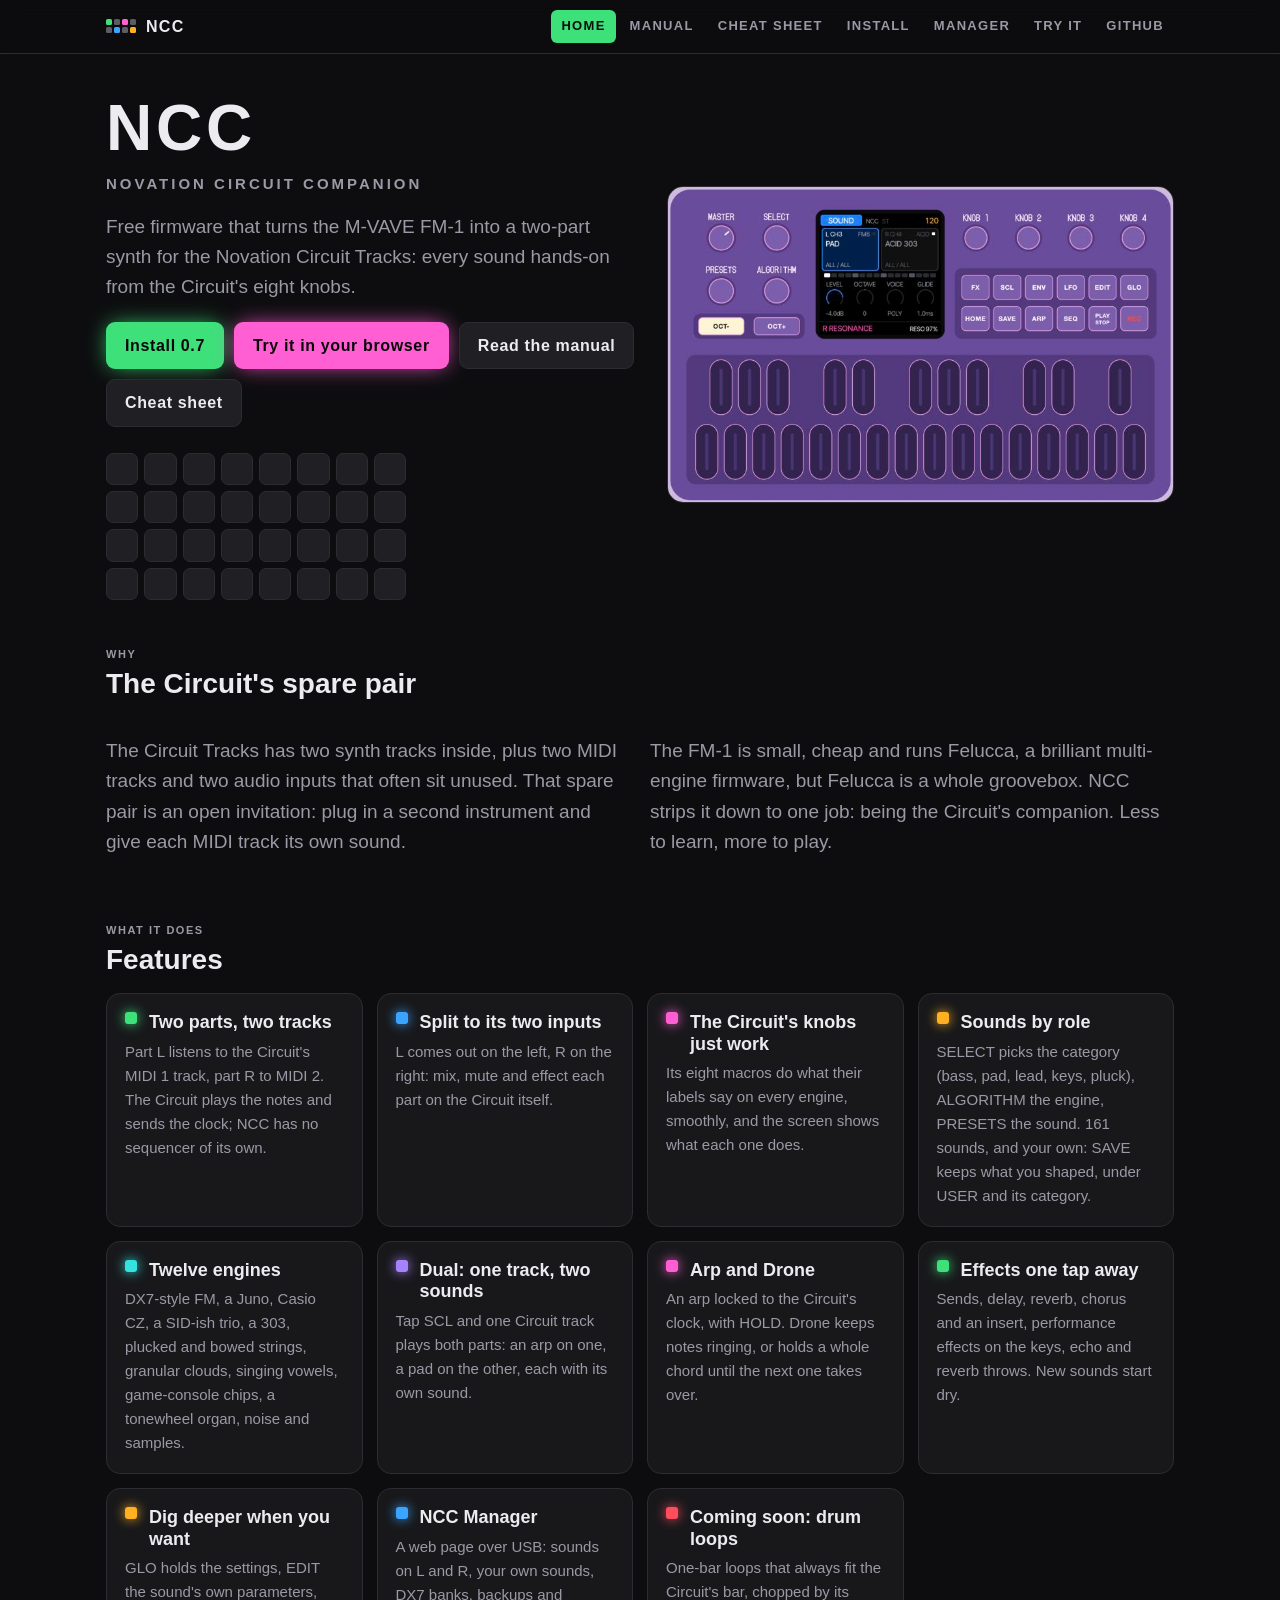
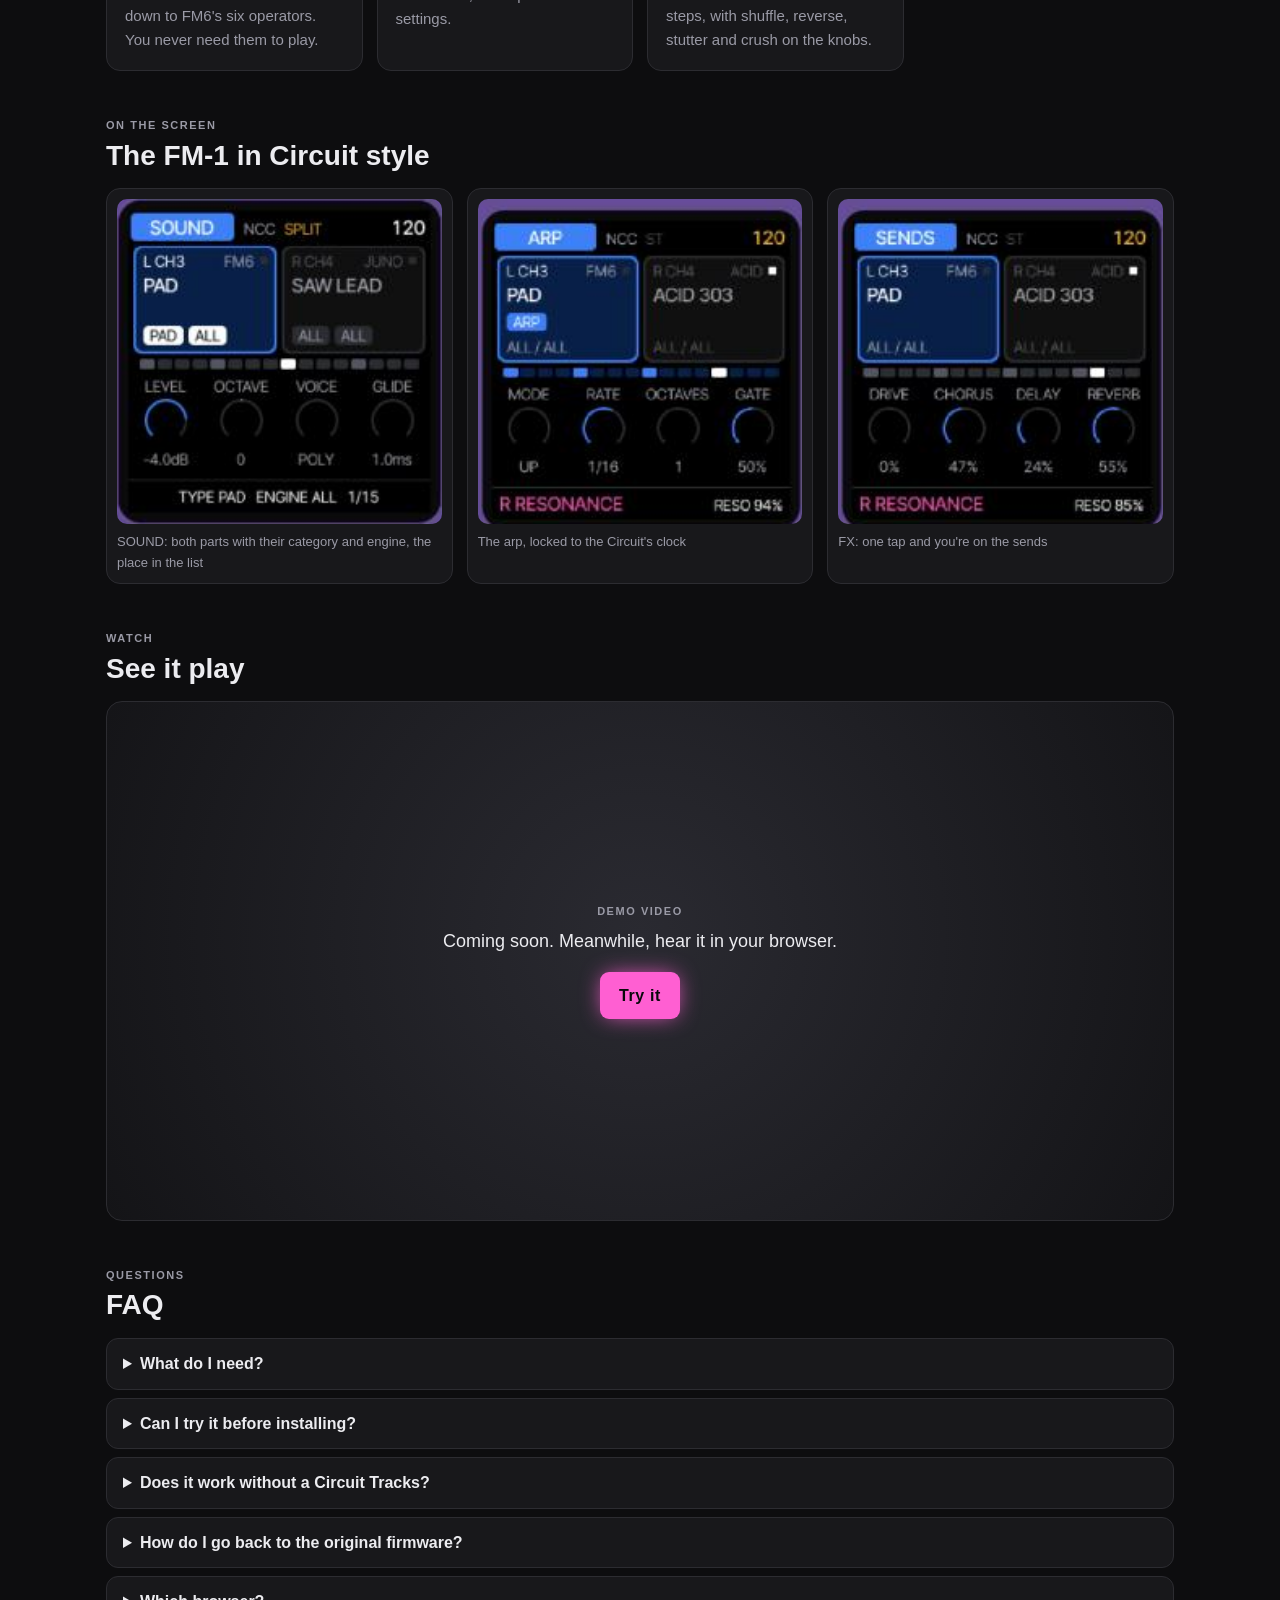
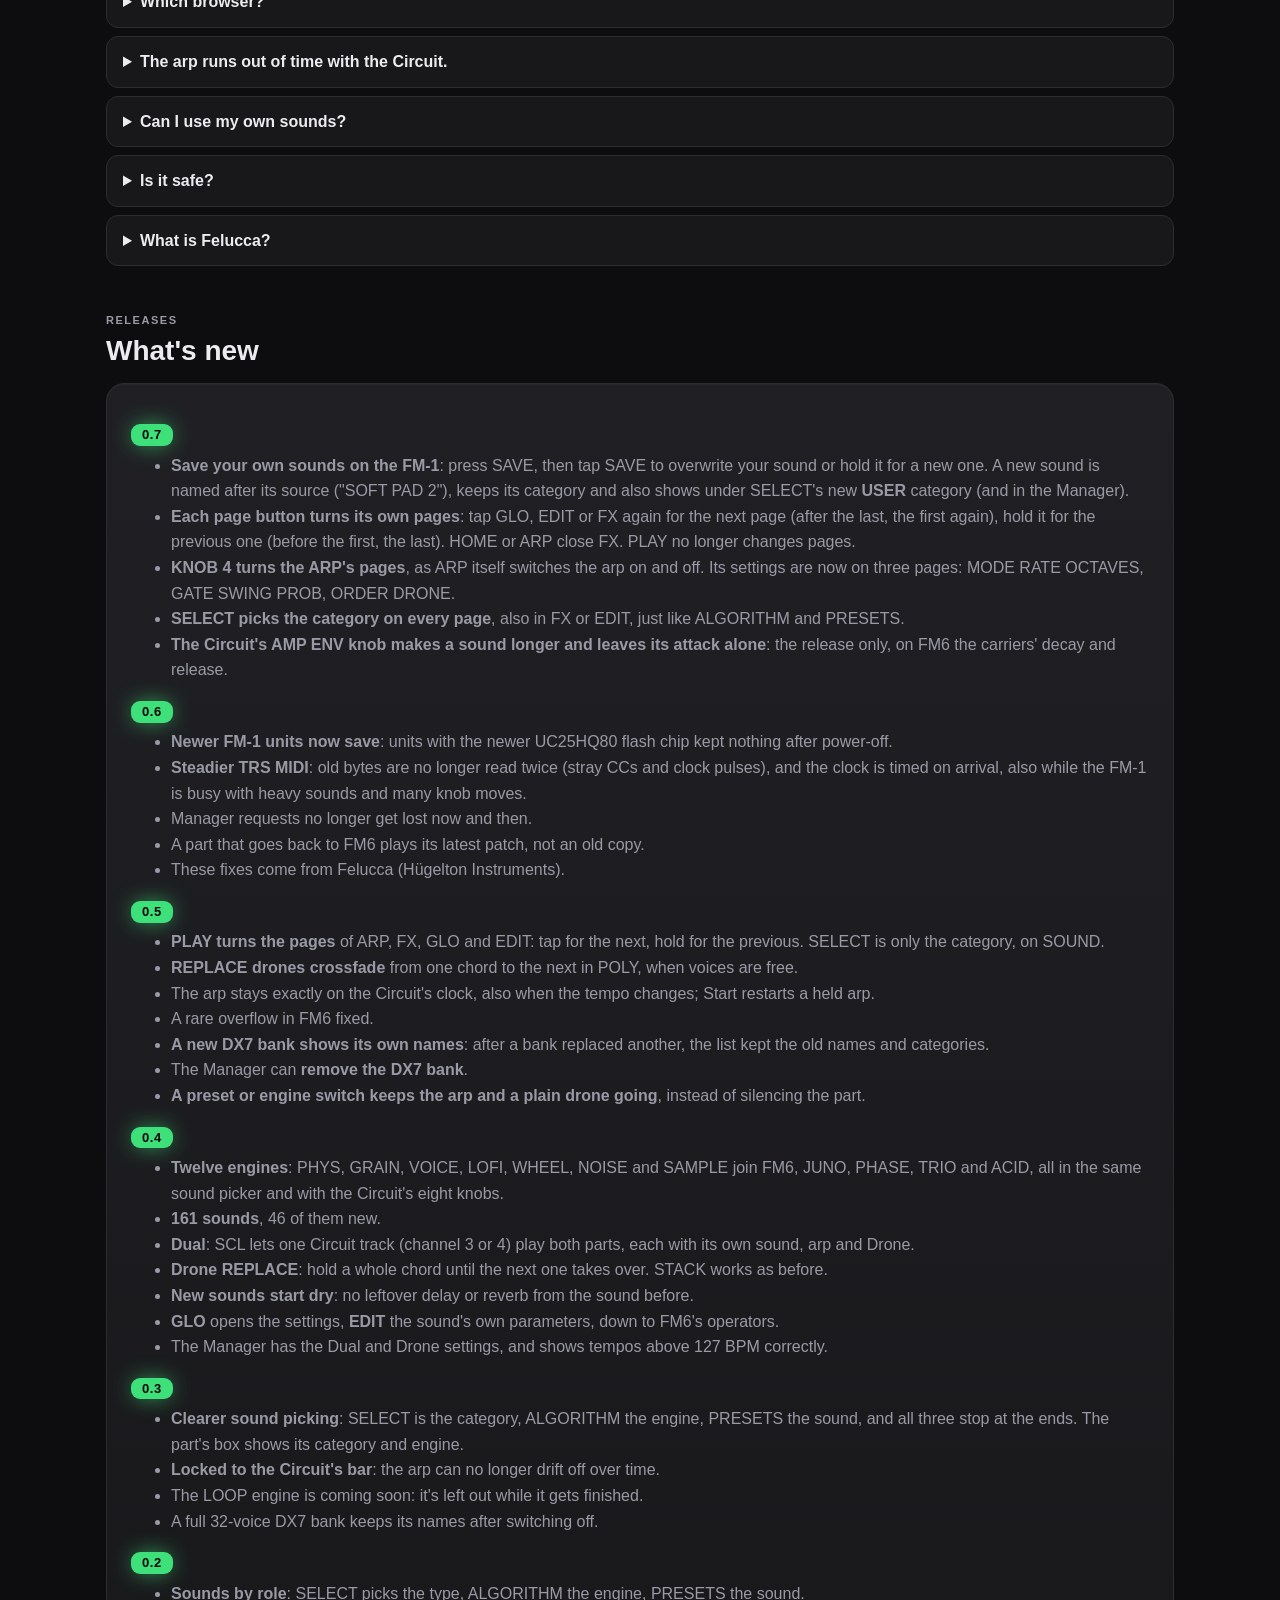
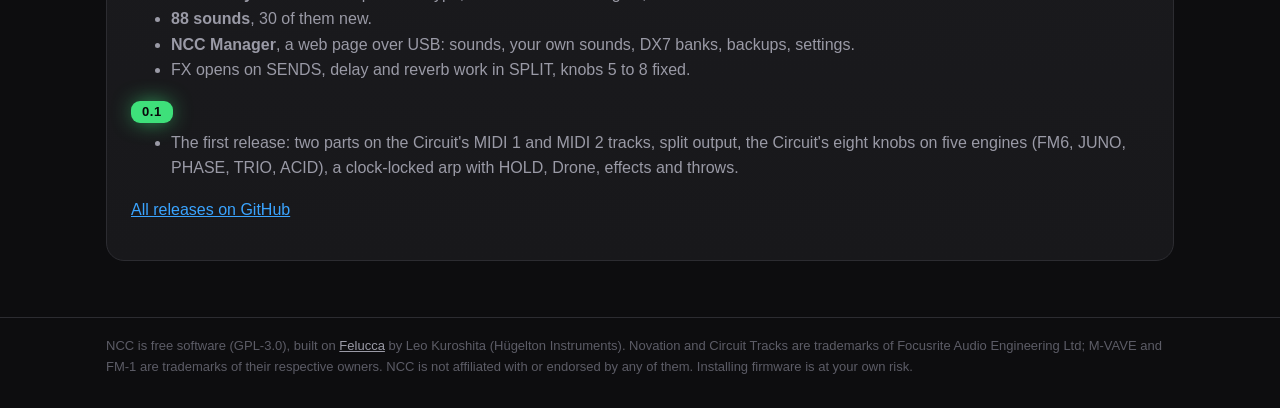
<file: index.html>
<!doctype html>
<!-- SPDX-License-Identifier: GPL-3.0-only -->
<html lang="en"><head><meta charset="utf-8"><meta name="viewport" content="width=device-width, initial-scale=1"><title>NCC: Novation Circuit Companion</title><meta name="description" content="Free firmware that turns the M-VAVE FM-1 into a two-part synth for the Novation Circuit Tracks."><link rel="stylesheet" href="style.css"></head><body>
<header class="ncc-nav"><div class="in"><a class="brand" href=""><i><b></b><b></b><b></b><b></b><b></b><b></b><b></b><b></b></i>NCC</a><nav><a href="" aria-current=page>Home</a><a href="manual/">Manual</a><a href="cheatsheet/">Cheat sheet</a><a href="webapp/installer/">Install</a><a href="webapp/manager/">Manager</a><a href="webapp/try/">Try it</a><a href="https://github.com/fenderberg/fm1-nc-companion">GitHub</a></nav></div></header>
<main class="wrap">

<section class="hero">
  <div>
    <h1>NCC<small>Novation Circuit Companion</small></h1>
    <p class="lead">Free firmware that turns the M-VAVE FM-1 into a two-part synth for the Novation Circuit Tracks:
      every sound hands-on from the Circuit's eight knobs.</p>
    <div class="btns"><a class="pad lit green" href="webapp/installer/">Install 0.7</a>
      <a class="pad lit pink" href="webapp/try/">Try it in your browser</a><a class="pad" href="manual/">Read the manual</a>
      <a class="pad" href="cheatsheet/">Cheat sheet</a></div>
    <div class="grid8" aria-hidden="true"><span style="--i:0"></span><span style="--i:1"></span><span style="--i:2"></span><span style="--i:3"></span><span style="--i:4"></span><span style="--i:5"></span><span style="--i:6"></span><span style="--i:7"></span><span style="--i:8"></span><span style="--i:9"></span><span style="--i:10"></span><span style="--i:11"></span><span style="--i:12"></span><span style="--i:13"></span><span style="--i:14"></span><span style="--i:15"></span><span style="--i:0"></span><span style="--i:1"></span><span style="--i:2"></span><span style="--i:3"></span><span style="--i:4"></span><span style="--i:5"></span><span style="--i:6"></span><span style="--i:7"></span><span style="--i:8"></span><span style="--i:9"></span><span style="--i:10"></span><span style="--i:11"></span><span style="--i:12"></span><span style="--i:13"></span><span style="--i:14"></span><span style="--i:15"></span></div>
  </div>
  <img class="shot" src="img/fm1-purple.png" alt="NCC on a purple FM-1, in the browser emulator">
</section>

<h2><span class="label">Why</span>The Circuit's spare pair</h2>
<div class="two">
  <p class="lead">The Circuit Tracks has two synth tracks inside, plus two MIDI tracks and two audio inputs that
    often sit unused. That spare pair is an open invitation: plug in a second instrument and give each MIDI track its
    own sound.</p>
  <p class="lead">The FM-1 is small, cheap and runs Felucca, a brilliant multi-engine firmware, but Felucca is a whole
    groovebox. NCC strips it down to one job: being the Circuit's companion. Less to learn, more to play.</p>
</div>

<h2><span class="label">What it does</span>Features</h2>
<div class="cards">
<div class="card" style="--c:var(--green)"><h3>Two parts, two tracks</h3><p>Part L listens to the Circuit's MIDI 1 track, part R to MIDI 2. The Circuit plays the notes and sends the clock; NCC has no sequencer of its own.</p></div>
<div class="card" style="--c:var(--blue)"><h3>Split to its two inputs</h3><p>L comes out on the left, R on the right: mix, mute and effect each part on the Circuit itself.</p></div>
<div class="card" style="--c:var(--pink)"><h3>The Circuit's knobs just work</h3><p>Its eight macros do what their labels say on every engine, smoothly, and the screen shows what each one does.</p></div>
<div class="card" style="--c:var(--amber)"><h3>Sounds by role</h3><p>SELECT picks the category (bass, pad, lead, keys, pluck), ALGORITHM the engine, PRESETS the sound. 161 sounds, and your own: SAVE keeps what you shaped, under USER and its category.</p></div>
<div class="card" style="--c:var(--cyan)"><h3>Twelve engines</h3><p>DX7-style FM, a Juno, Casio CZ, a SID-ish trio, a 303, plucked and bowed strings, granular clouds, singing vowels, game-console chips, a tonewheel organ, noise and samples.</p></div>
<div class="card" style="--c:var(--purple)"><h3>Dual: one track, two sounds</h3><p>Tap SCL and one Circuit track plays both parts: an arp on one, a pad on the other, each with its own sound.</p></div>
<div class="card" style="--c:var(--pink)"><h3>Arp and Drone</h3><p>An arp locked to the Circuit's clock, with HOLD. Drone keeps notes ringing, or holds a whole chord until the next one takes over.</p></div>
<div class="card" style="--c:var(--green)"><h3>Effects one tap away</h3><p>Sends, delay, reverb, chorus and an insert, performance effects on the keys, echo and reverb throws. New sounds start dry.</p></div>
<div class="card" style="--c:var(--amber)"><h3>Dig deeper when you want</h3><p>GLO holds the settings, EDIT the sound's own parameters, down to FM6's six operators. You never need them to play.</p></div>
<div class="card" style="--c:var(--blue)"><h3>NCC Manager</h3><p>A web page over USB: sounds on L and R, your own sounds, DX7 banks, backups and settings.</p></div>
<div class="card" style="--c:var(--red)"><h3>Coming soon: drum loops</h3><p>One-bar loops that always fit the Circuit's bar, chopped by its steps, with shuffle, reverse, stutter and crush on the knobs.</p></div>
</div>

<h2><span class="label">On the screen</span>The FM-1 in Circuit style</h2>
<div class="shots">
<figure><img src="img/screen-sound.png" alt="SOUND: both parts with their category and engine, the place in the list"><figcaption>SOUND: both parts with their category and engine, the place in the list</figcaption></figure>
<figure><img src="img/screen-arp.png" alt="The arp, locked to the Circuit&#x27;s clock"><figcaption>The arp, locked to the Circuit's clock</figcaption></figure>
<figure><img src="img/screen-sends.png" alt="FX: one tap and you&#x27;re on the sends"><figcaption>FX: one tap and you're on the sends</figcaption></figure>
</div>

<h2><span class="label">Watch</span>See it play</h2>
<div class="video"><div><div class="label">Demo video</div><p>Coming soon. Meanwhile, hear it in your browser.</p><a class="pad lit pink" href="webapp/try/">Try it</a></div></div>

<h2><span class="label">Questions</span>FAQ</h2>
<details><summary>What do I need?</summary><p>An M-VAVE FM-1, a Novation Circuit Tracks, a MIDI connection to the FM-1's TRS input or USB (with a USB MIDI host adapter or computer), and a stereo-to-two-mono cable into the Circuit's audio inputs.</p></details>
<details><summary>Can I try it before installing?</summary><p>Yes, in your browser: the Try it page runs NCC itself. Plug your Circuit Tracks into the computer by USB and it plays the browser's FM-1, knobs, clock and all. <a href="webapp/try/#circuit">How to hook it up</a>.</p></details>
<details><summary>Does it work without a Circuit Tracks?</summary><p>Yes. The FM-1's keys play the parts, the arp runs on its own tempo, and any MIDI keyboard or sequencer on channels 3 and 4 works too.</p></details>
<details><summary>How do I go back to the original firmware?</summary><p>On the Install page, open “Return to official V15” and pick M-VAVE's FM-1.fwsc, or use M-VAVE's own updater. Your music is backed up first.</p></details>
<details><summary>Which browser?</summary><p>Chrome or Edge on a computer. The installer and the manager need Web MIDI with SysEx, which Safari and Firefox don't offer.</p></details>
<details><summary>The arp runs out of time with the Circuit.</summary><p>Press Stop and Start on the Circuit once: NCC counts its bar from the Circuit's Start, and follows its clock from there on.</p></details>
<details><summary>Can I use my own sounds?</summary><p>Yes: send DX7 banks to FM6 with the manager, and store your own sounds in its 32 user slots.</p></details>
<details><summary>Is it safe?</summary><p>It installs like M-VAVE's own updates, and the way back is always there. Still, installing firmware is at your own risk; if an install is cut off, run it again (hold OCT- while switching on for the update mode).</p></details>
<details><summary>What is Felucca?</summary><p>Felucca is Leo Kuroshita's open-source firmware for the FM-1. NCC is a fork of it, focused on being the Circuit Tracks' companion. Both are free software (GPL-3.0).</p></details>

<h2><span class="label">Releases</span>What's new</h2>
<div class="case log"><h3><span class="pad lit green">0.7</span></h3>
<ul><li><strong>Save your own sounds on the FM-1</strong>: press SAVE, then tap SAVE to overwrite your sound or hold it for a new one. A new sound is named after its source ("SOFT PAD 2"), keeps its category and also shows under SELECT's new <strong>USER</strong> category (and in the Manager).</li><li><strong>Each page button turns its own pages</strong>: tap GLO, EDIT or FX again for the next page (after the last, the first again), hold it for the previous one (before the first, the last). HOME or ARP close FX. PLAY no longer changes pages.</li><li><strong>KNOB 4 turns the ARP's pages</strong>, as ARP itself switches the arp on and off. Its settings are now on three pages: MODE RATE OCTAVES, GATE SWING PROB, ORDER DRONE.</li><li><strong>SELECT picks the category on every page</strong>, also in FX or EDIT, just like ALGORITHM and PRESETS.</li><li><strong>The Circuit's AMP ENV knob makes a sound longer and leaves its attack alone</strong>: the release only, on FM6 the carriers' decay and release.</li></ul>
<h3><span class="pad lit green">0.6</span></h3>
<ul><li><strong>Newer FM-1 units now save</strong>: units with the newer UC25HQ80 flash chip kept nothing after power-off.</li><li><strong>Steadier TRS MIDI</strong>: old bytes are no longer read twice (stray CCs and clock pulses), and the clock is timed on arrival, also while the FM-1 is busy with heavy sounds and many knob moves.</li><li>Manager requests no longer get lost now and then.</li><li>A part that goes back to FM6 plays its latest patch, not an old copy.</li><li>These fixes come from Felucca (Hügelton Instruments).</li></ul>
<h3><span class="pad lit green">0.5</span></h3>
<ul><li><strong>PLAY turns the pages</strong> of ARP, FX, GLO and EDIT: tap for the next, hold for the previous. SELECT is only the category, on SOUND.</li><li><strong>REPLACE drones crossfade</strong> from one chord to the next in POLY, when voices are free.</li><li>The arp stays exactly on the Circuit's clock, also when the tempo changes; Start restarts a held arp.</li><li>A rare overflow in FM6 fixed.</li><li><strong>A new DX7 bank shows its own names</strong>: after a bank replaced another, the list kept the old names and categories.</li><li>The Manager can <strong>remove the DX7 bank</strong>.</li><li><strong>A preset or engine switch keeps the arp and a plain drone going</strong>, instead of silencing the part.</li></ul>
<h3><span class="pad lit green">0.4</span></h3>
<ul><li><strong>Twelve engines</strong>: PHYS, GRAIN, VOICE, LOFI, WHEEL, NOISE and SAMPLE join FM6, JUNO, PHASE, TRIO and ACID, all in the same sound picker and with the Circuit's eight knobs.</li><li><strong>161 sounds</strong>, 46 of them new.</li><li><strong>Dual</strong>: SCL lets one Circuit track (channel 3 or 4) play both parts, each with its own sound, arp and Drone.</li><li><strong>Drone REPLACE</strong>: hold a whole chord until the next one takes over. STACK works as before.</li><li><strong>New sounds start dry</strong>: no leftover delay or reverb from the sound before.</li><li><strong>GLO</strong> opens the settings, <strong>EDIT</strong> the sound's own parameters, down to FM6's operators.</li><li>The Manager has the Dual and Drone settings, and shows tempos above 127 BPM correctly.</li></ul>
<h3><span class="pad lit green">0.3</span></h3>
<ul><li><strong>Clearer sound picking</strong>: SELECT is the category, ALGORITHM the engine, PRESETS the sound, and all three stop at the ends. The part's box shows its category and engine.</li><li><strong>Locked to the Circuit's bar</strong>: the arp can no longer drift off over time.</li><li>The LOOP engine is coming soon: it's left out while it gets finished.</li><li>A full 32-voice DX7 bank keeps its names after switching off.</li></ul>
<h3><span class="pad lit green">0.2</span></h3>
<ul><li><strong>Sounds by role</strong>: SELECT picks the type, ALGORITHM the engine, PRESETS the sound.</li><li><strong>88 sounds</strong>, 30 of them new.</li><li><strong>NCC Manager</strong>, a web page over USB: sounds, your own sounds, DX7 banks, backups, settings.</li><li>FX opens on SENDS, delay and reverb work in SPLIT, knobs 5 to 8 fixed.</li></ul>
<h3><span class="pad lit green">0.1</span></h3>
<ul><li>The first release: two parts on the Circuit's MIDI 1 and MIDI 2 tracks, split output, the Circuit's eight knobs on five engines (FM6, JUNO, PHASE, TRIO, ACID), a clock-locked arp with HOLD, Drone, effects and throws.</li></ul><p><a href="https://github.com/fenderberg/fm1-nc-companion/releases">All releases on GitHub</a></p></div>

</main>
<footer class="ncc-foot"><div class="in">NCC is free software (GPL-3.0), built on <a href="https://github.com/hugelton/Felucca">Felucca</a> by Leo Kuroshita (Hügelton Instruments). Novation and Circuit Tracks are trademarks of Focusrite Audio Engineering Ltd; M-VAVE and FM-1 are trademarks of their respective owners. NCC is not affiliated with or endorsed by any of them. Installing firmware is at your own risk.</div></footer>
</body></html>
</file>
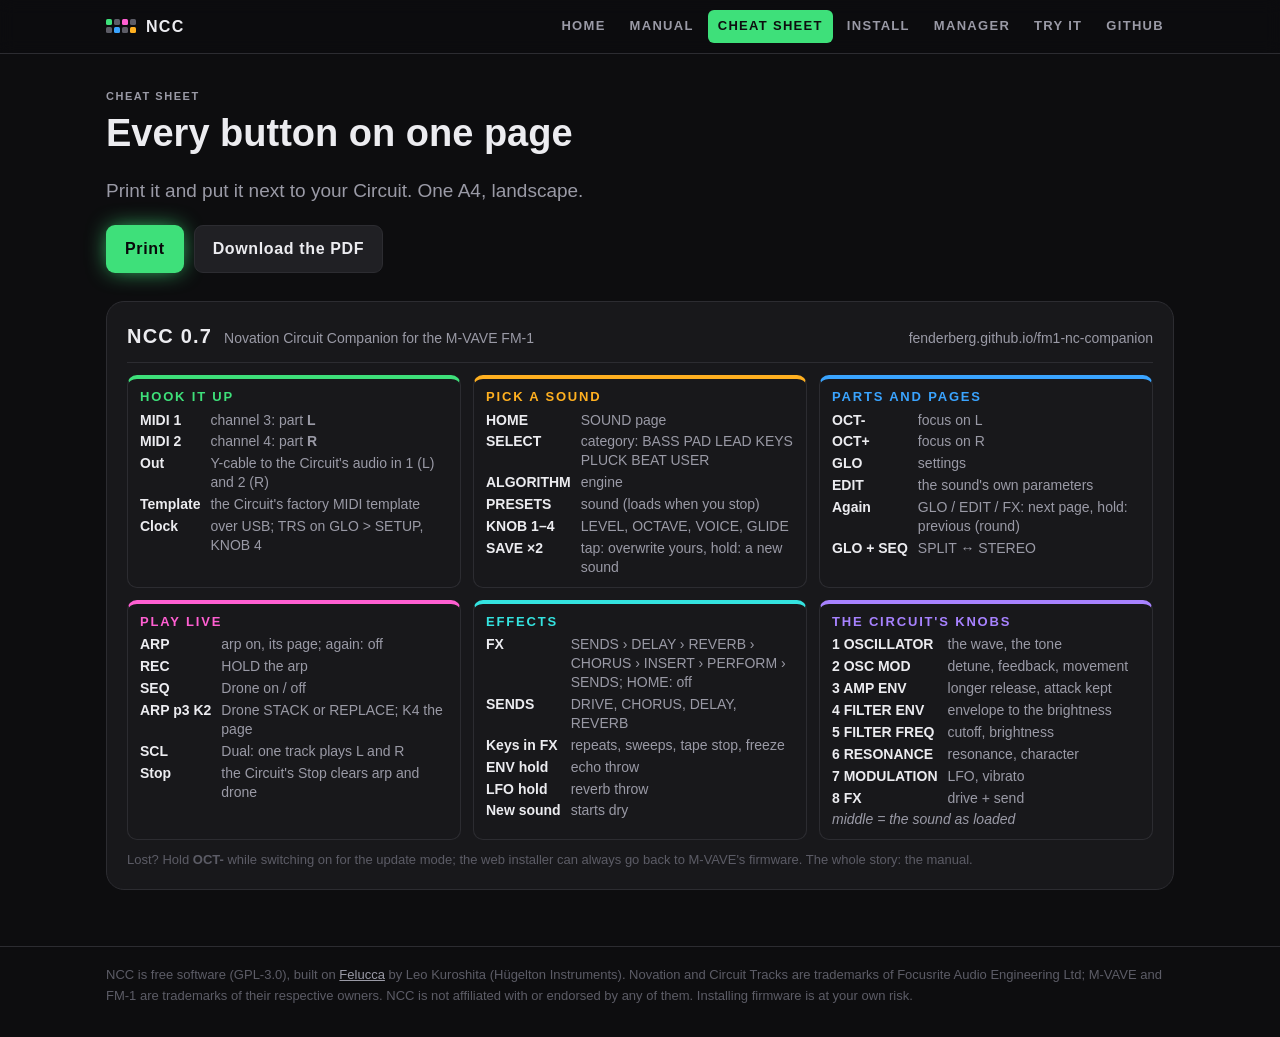
<file: cheatsheet/index.html>
<!doctype html>
<!-- SPDX-License-Identifier: GPL-3.0-only -->
<html lang="en"><head><meta charset="utf-8"><meta name="viewport" content="width=device-width, initial-scale=1"><title>NCC cheat sheet</title><meta name="description" content="Every NCC button and combination on one printable page."><link rel="stylesheet" href="../style.css"></head><body>
<header class="ncc-nav"><div class="in"><a class="brand" href="../"><i><b></b><b></b><b></b><b></b><b></b><b></b><b></b><b></b></i>NCC</a><nav><a href="../">Home</a><a href="../manual/">Manual</a><a href="../cheatsheet/" aria-current=page>Cheat sheet</a><a href="../webapp/installer/">Install</a><a href="../webapp/manager/">Manager</a><a href="../webapp/try/">Try it</a><a href="https://github.com/fenderberg/fm1-nc-companion">GitHub</a></nav></div></header>
<main class="wrap">

<div class="sheet-tools"><span class="label">Cheat sheet</span><h1>Every button on one page</h1>
  <p class="lead">Print it and put it next to your Circuit. One A4, landscape.</p>
  <div class="btns"><button class="pad lit green" type="button" onclick="print()">Print</button>
    <a class="pad" href="ncc-cheatsheet.pdf" download>Download the PDF</a></div></div>
<div class="sheet">
  <header><b>NCC 0.7</b> Novation Circuit Companion for the M-VAVE FM-1
    <span>fenderberg.github.io/fm1-nc-companion</span></header>
  <div class="boxes">
<section class="box" style="--c:var(--green)"><h3>Hook it up</h3><dl><dt>MIDI 1</dt><dd>channel 3: part <b>L</b></dd><dt>MIDI 2</dt><dd>channel 4: part <b>R</b></dd><dt>Out</dt><dd>Y-cable to the Circuit's audio in 1 (L) and 2 (R)</dd><dt>Template</dt><dd>the Circuit's factory MIDI template</dd><dt>Clock</dt><dd>over USB; TRS on GLO &gt; SETUP, KNOB 4</dd></dl></section>
<section class="box" style="--c:var(--amber)"><h3>Pick a sound</h3><dl><dt>HOME</dt><dd>SOUND page</dd><dt>SELECT</dt><dd>category: BASS PAD LEAD KEYS PLUCK BEAT USER</dd><dt>ALGORITHM</dt><dd>engine</dd><dt>PRESETS</dt><dd>sound (loads when you stop)</dd><dt>KNOB 1–4</dt><dd>LEVEL, OCTAVE, VOICE, GLIDE</dd><dt>SAVE ×2</dt><dd>tap: overwrite yours, hold: a new sound</dd></dl></section>
<section class="box" style="--c:var(--blue)"><h3>Parts and pages</h3><dl><dt>OCT-</dt><dd>focus on L</dd><dt>OCT+</dt><dd>focus on R</dd><dt>GLO</dt><dd>settings</dd><dt>EDIT</dt><dd>the sound's own parameters</dd><dt>Again</dt><dd>GLO / EDIT / FX: next page, hold: previous (round)</dd><dt>GLO + SEQ</dt><dd>SPLIT ↔ STEREO</dd></dl></section>
<section class="box" style="--c:var(--pink)"><h3>Play live</h3><dl><dt>ARP</dt><dd>arp on, its page; again: off</dd><dt>REC</dt><dd>HOLD the arp</dd><dt>SEQ</dt><dd>Drone on / off</dd><dt>ARP p3 K2</dt><dd>Drone STACK or REPLACE; K4 the page</dd><dt>SCL</dt><dd>Dual: one track plays L and R</dd><dt>Stop</dt><dd>the Circuit's Stop clears arp and drone</dd></dl></section>
<section class="box" style="--c:var(--cyan)"><h3>Effects</h3><dl><dt>FX</dt><dd>SENDS › DELAY › REVERB › CHORUS › INSERT › PERFORM › SENDS; HOME: off</dd><dt>SENDS</dt><dd>DRIVE, CHORUS, DELAY, REVERB</dd><dt>Keys in FX</dt><dd>repeats, sweeps, tape stop, freeze</dd><dt>ENV hold</dt><dd>echo throw</dd><dt>LFO hold</dt><dd>reverb throw</dd><dt>New sound</dt><dd>starts dry</dd></dl></section>
<section class="box" style="--c:var(--purple)"><h3>The Circuit's knobs</h3><dl><dt>1 OSCILLATOR</dt><dd>the wave, the tone</dd><dt>2 OSC MOD</dt><dd>detune, feedback, movement</dd><dt>3 AMP ENV</dt><dd>longer release, attack kept</dd><dt>4 FILTER ENV</dt><dd>envelope to the brightness</dd><dt>5 FILTER FREQ</dt><dd>cutoff, brightness</dd><dt>6 RESONANCE</dt><dd>resonance, character</dd><dt>7 MODULATION</dt><dd>LFO, vibrato</dd><dt>8 FX</dt><dd>drive + send</dd><dt></dt><dd>middle = the sound as loaded</dd></dl></section>
  </div>
  <footer>Lost? Hold <b>OCT-</b> while switching on for the update mode; the web installer can always go back to M-VAVE's
    firmware. The whole story: the manual.</footer>
</div>

</main>
<footer class="ncc-foot"><div class="in">NCC is free software (GPL-3.0), built on <a href="https://github.com/hugelton/Felucca">Felucca</a> by Leo Kuroshita (Hügelton Instruments). Novation and Circuit Tracks are trademarks of Focusrite Audio Engineering Ltd; M-VAVE and FM-1 are trademarks of their respective owners. NCC is not affiliated with or endorsed by any of them. Installing firmware is at your own risk.</div></footer>
</body></html>
</file>
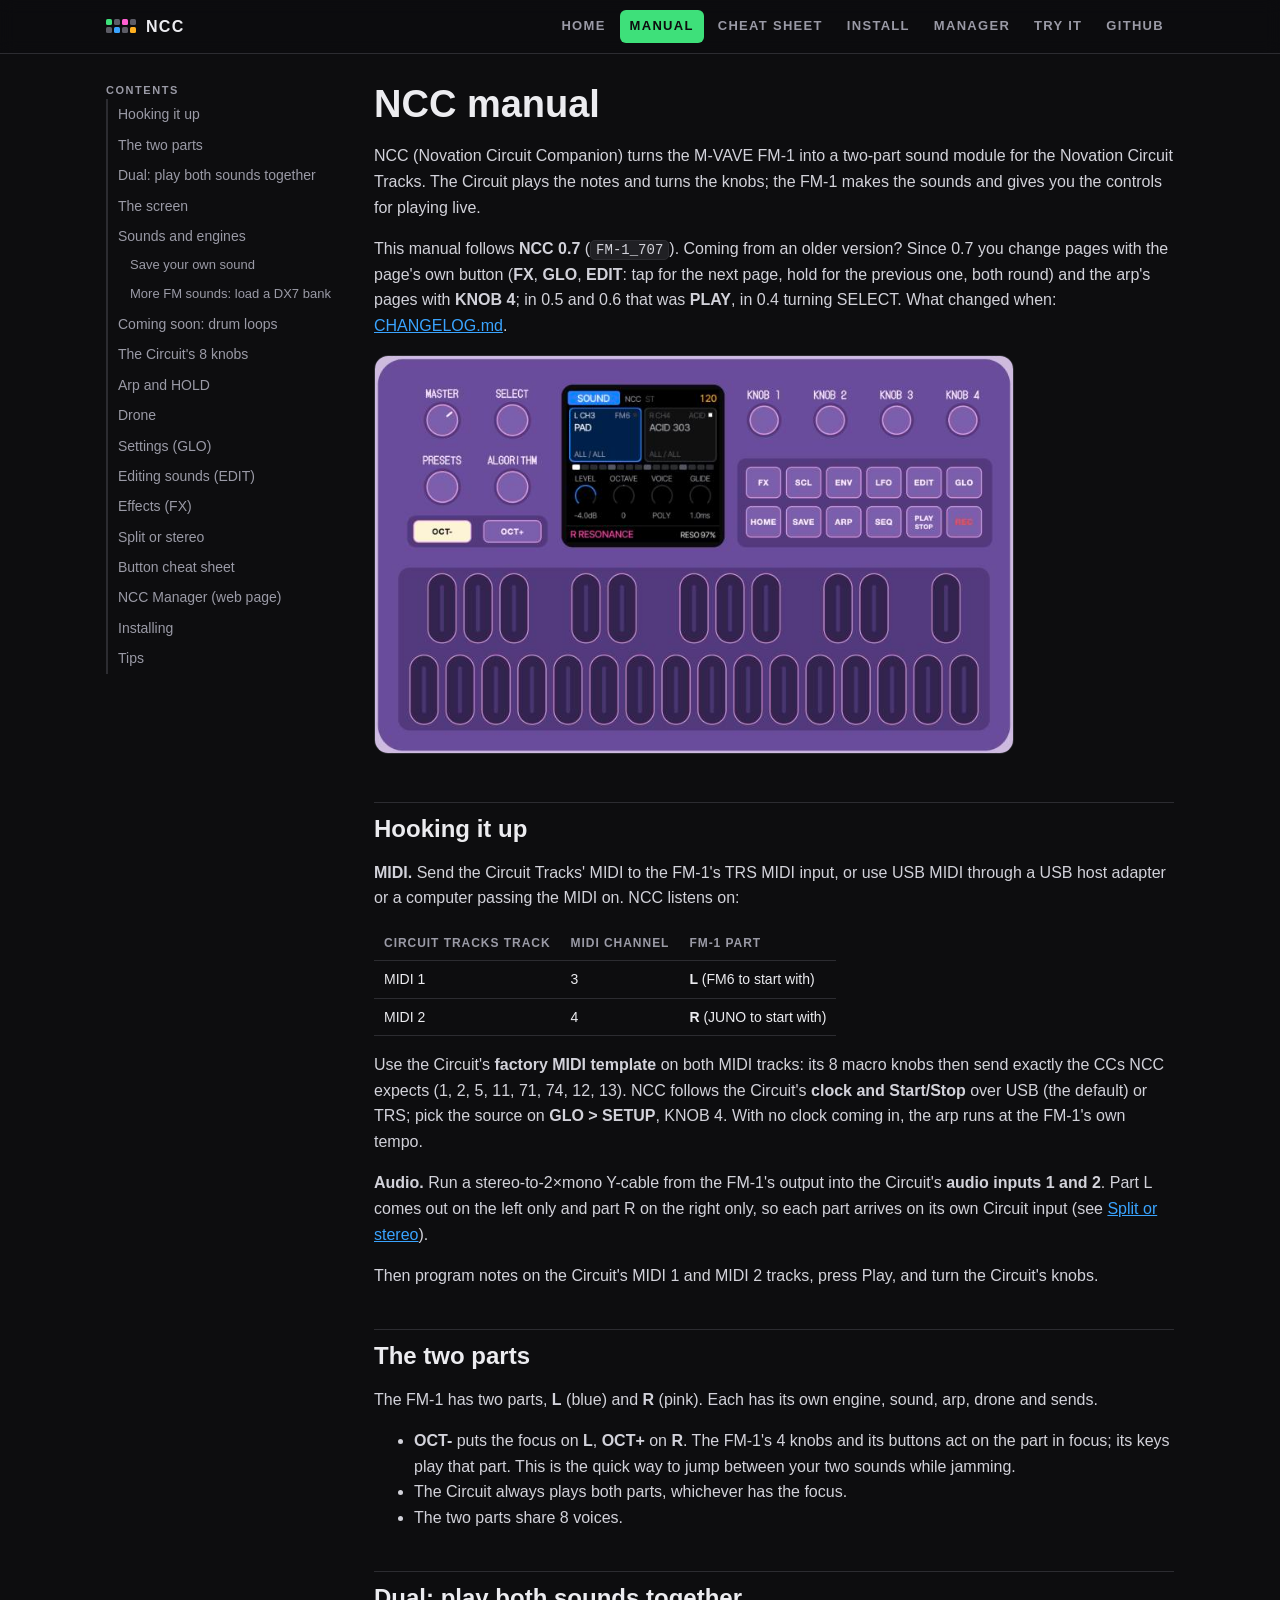
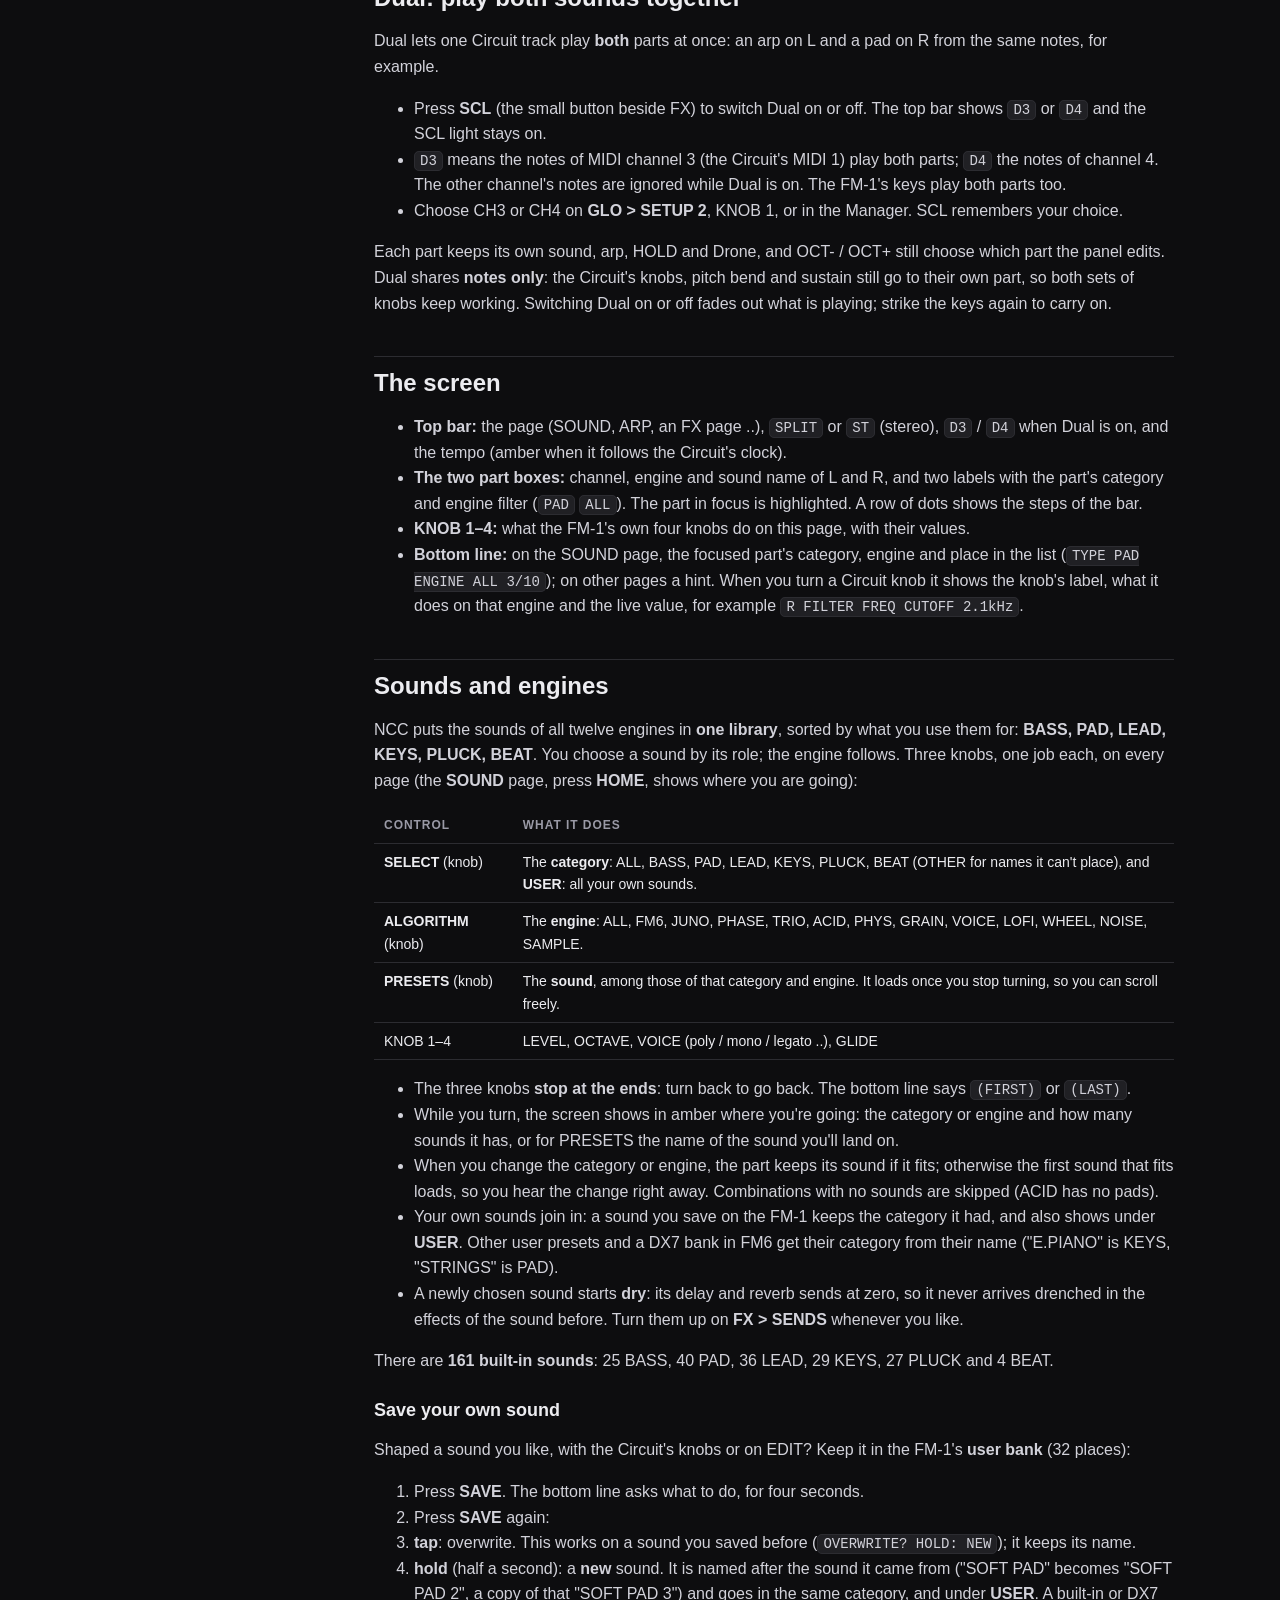
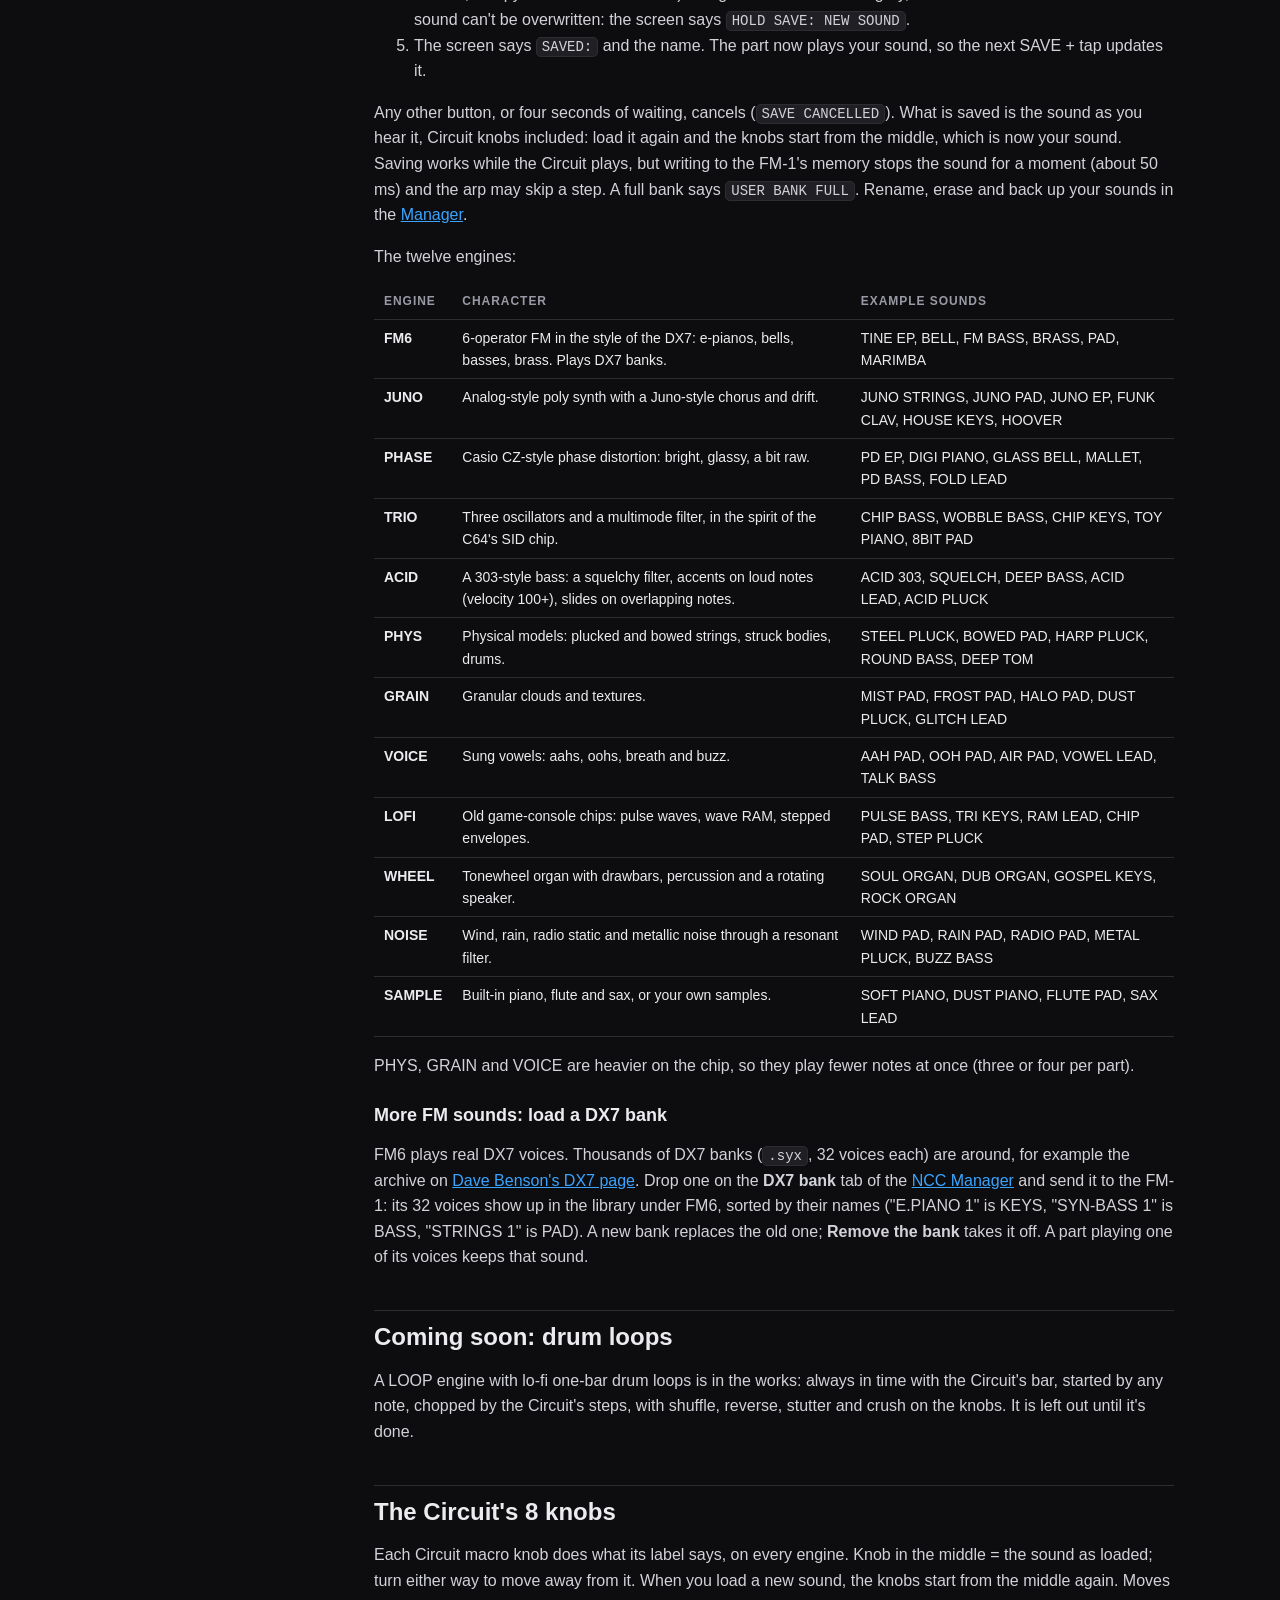
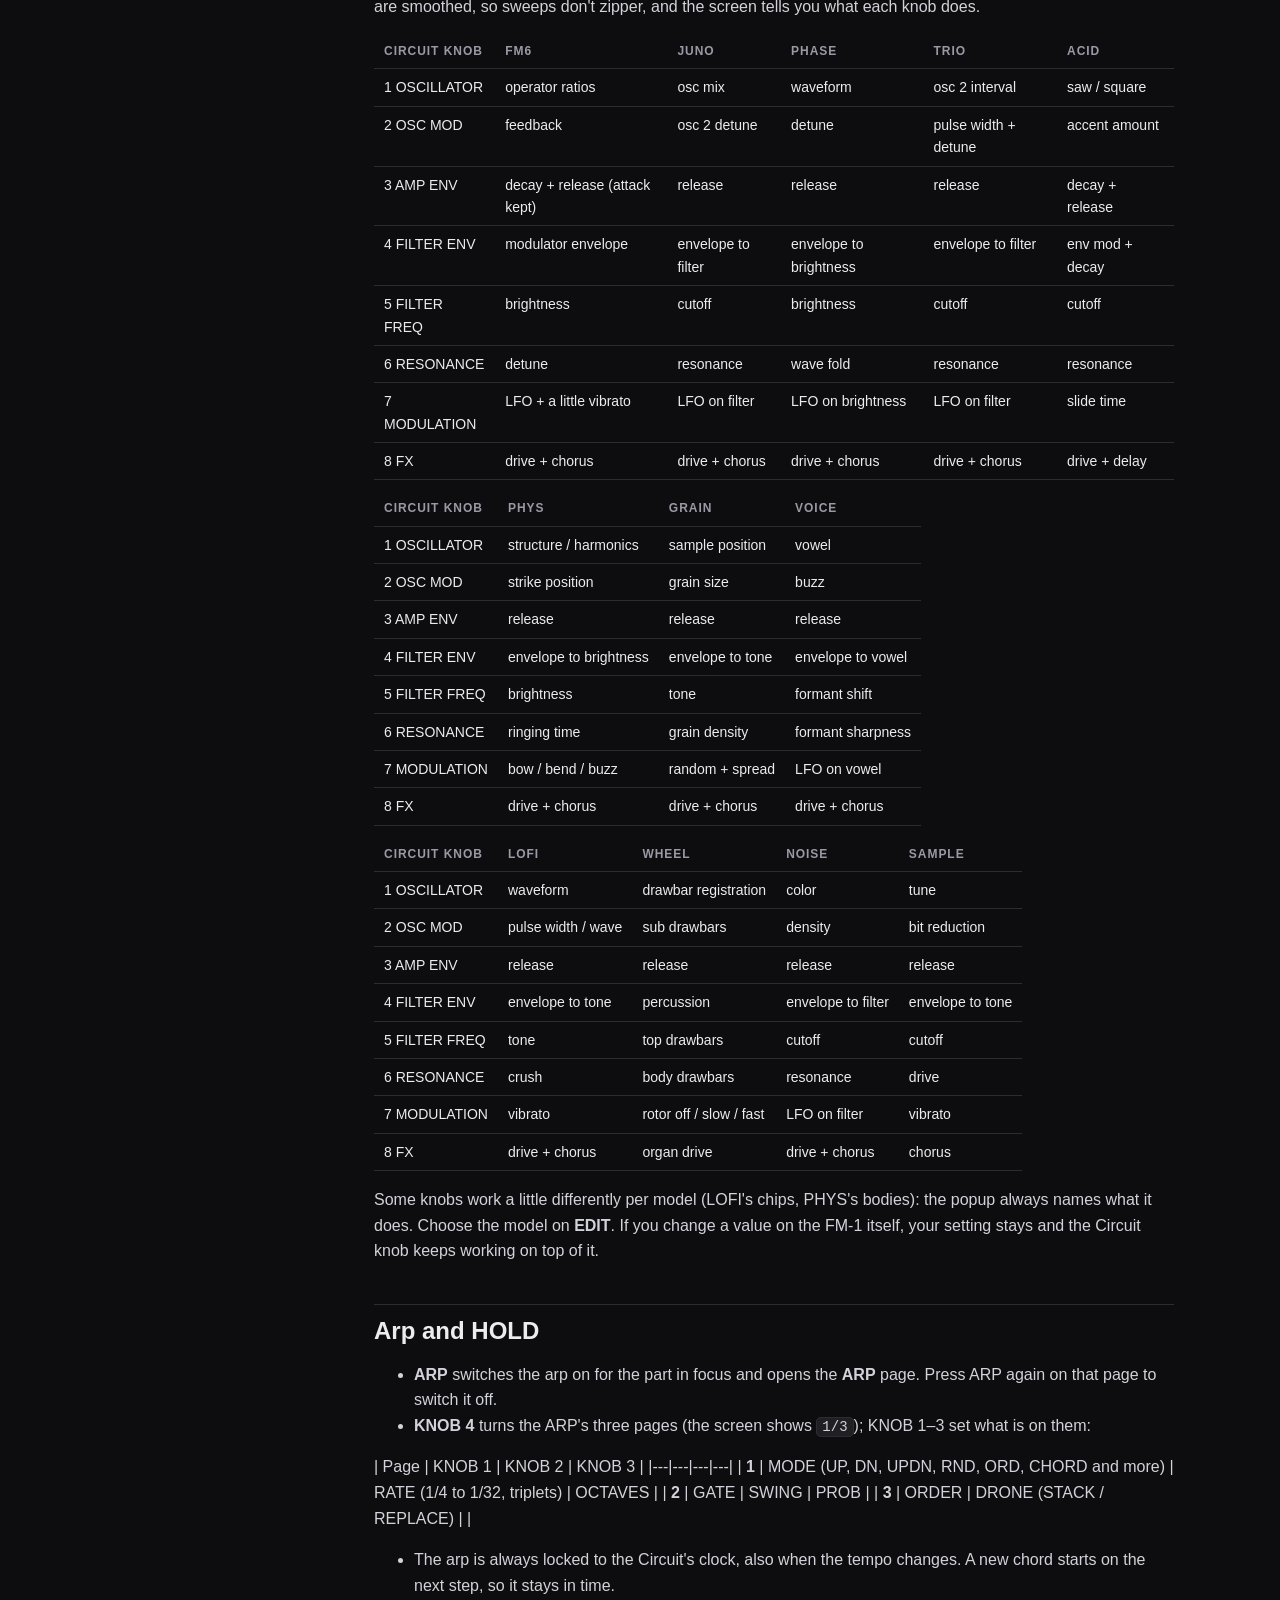
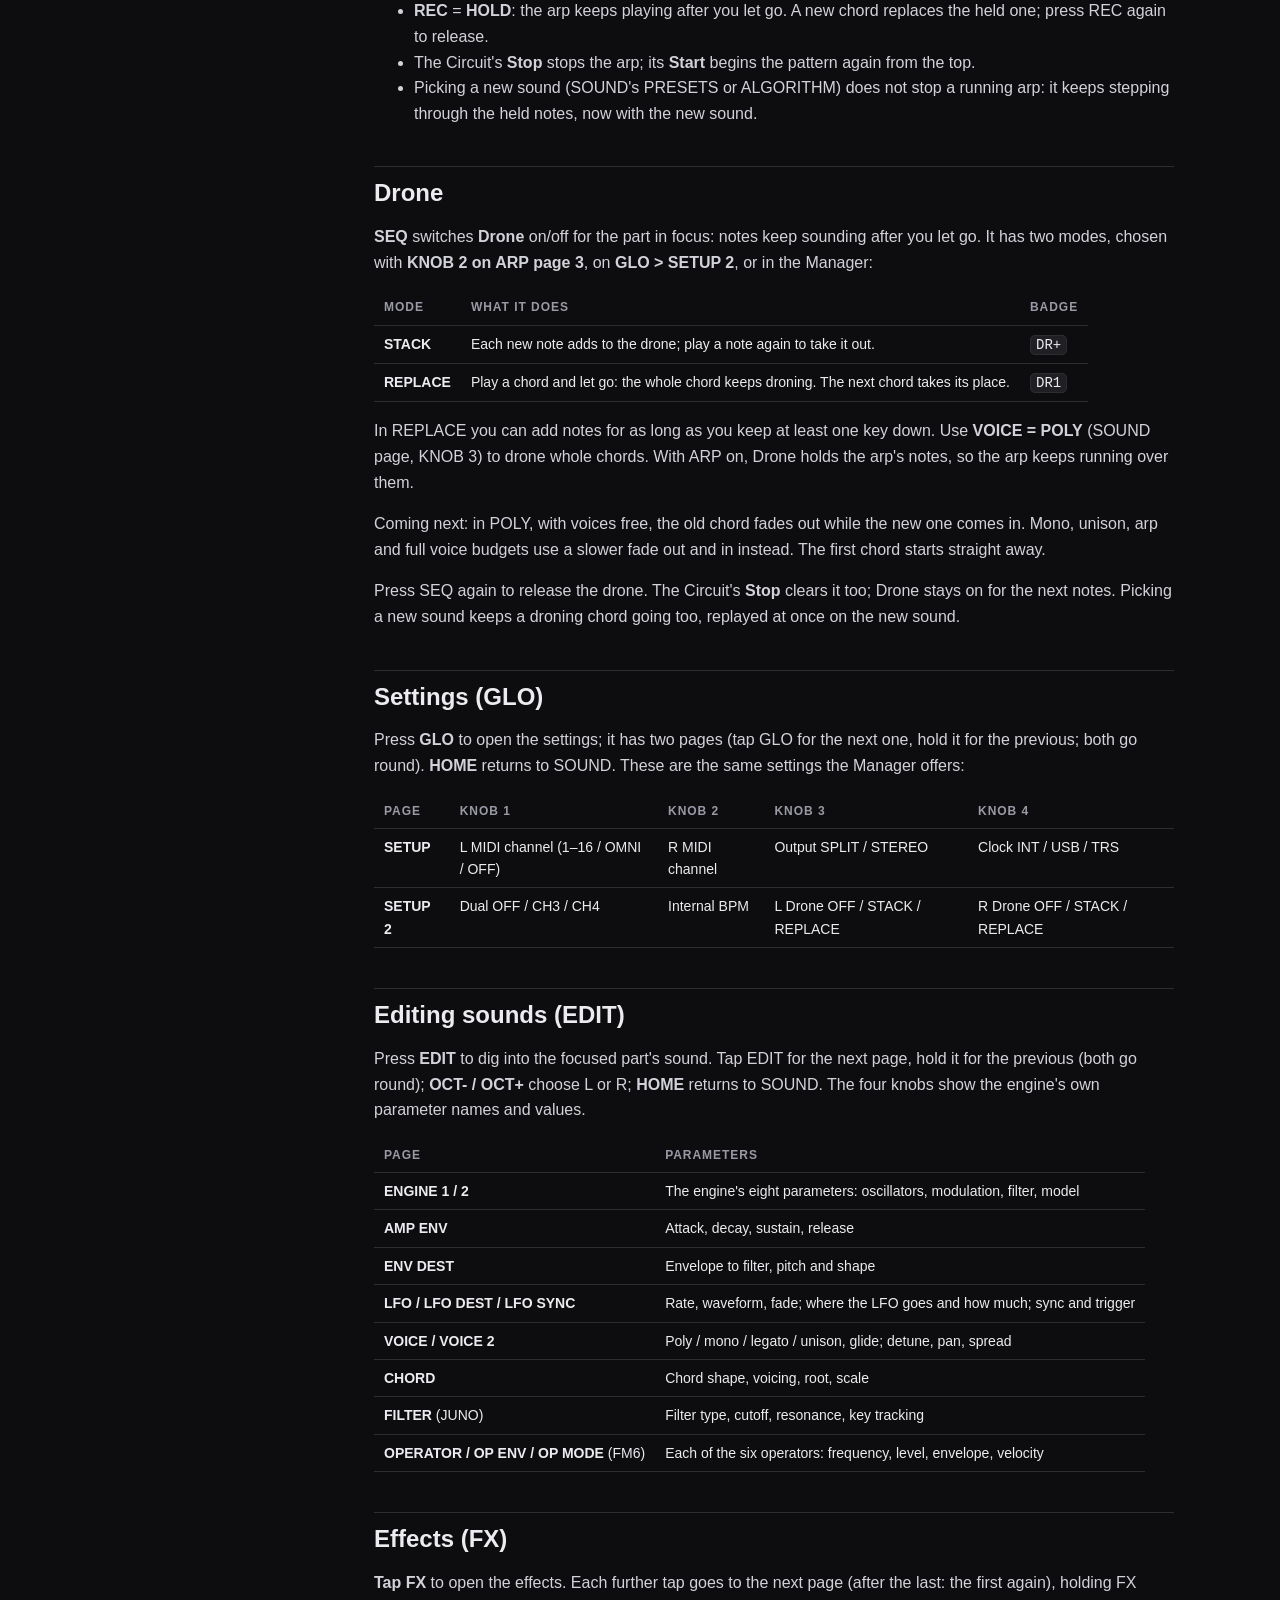
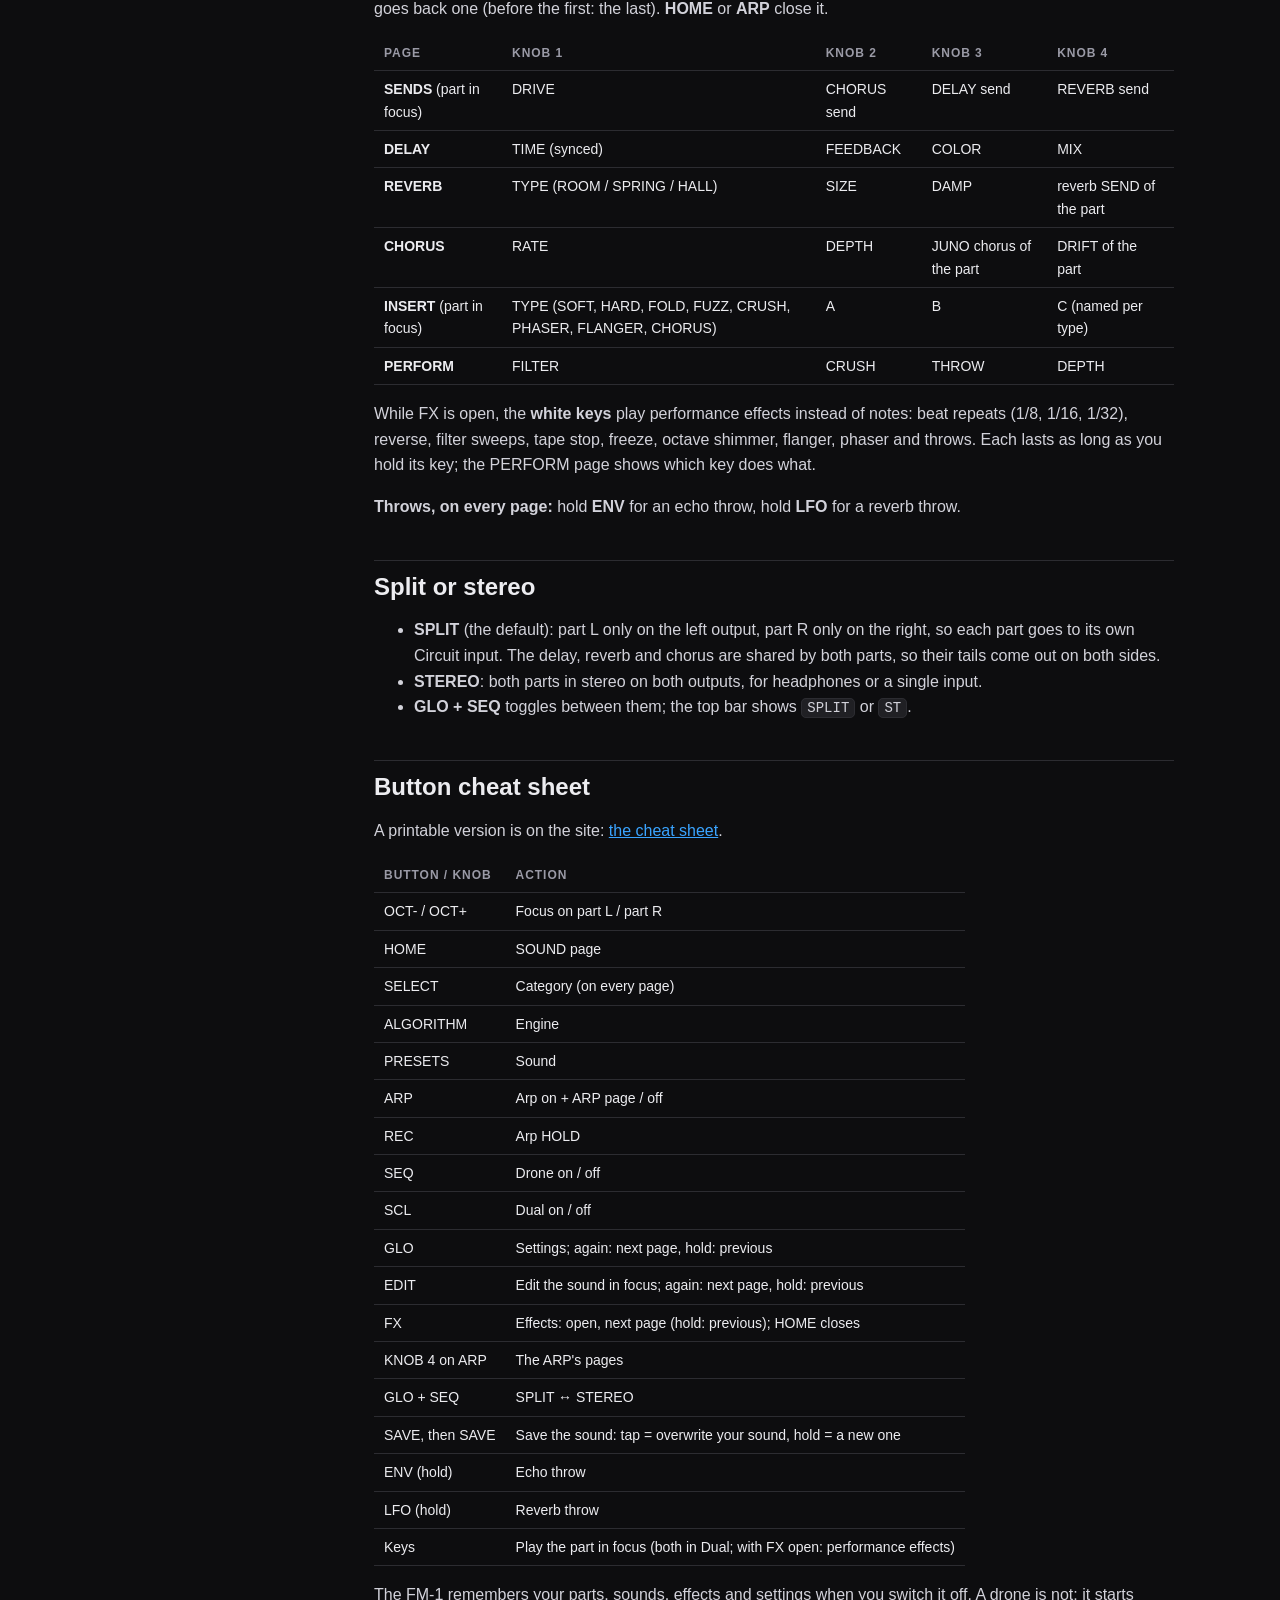
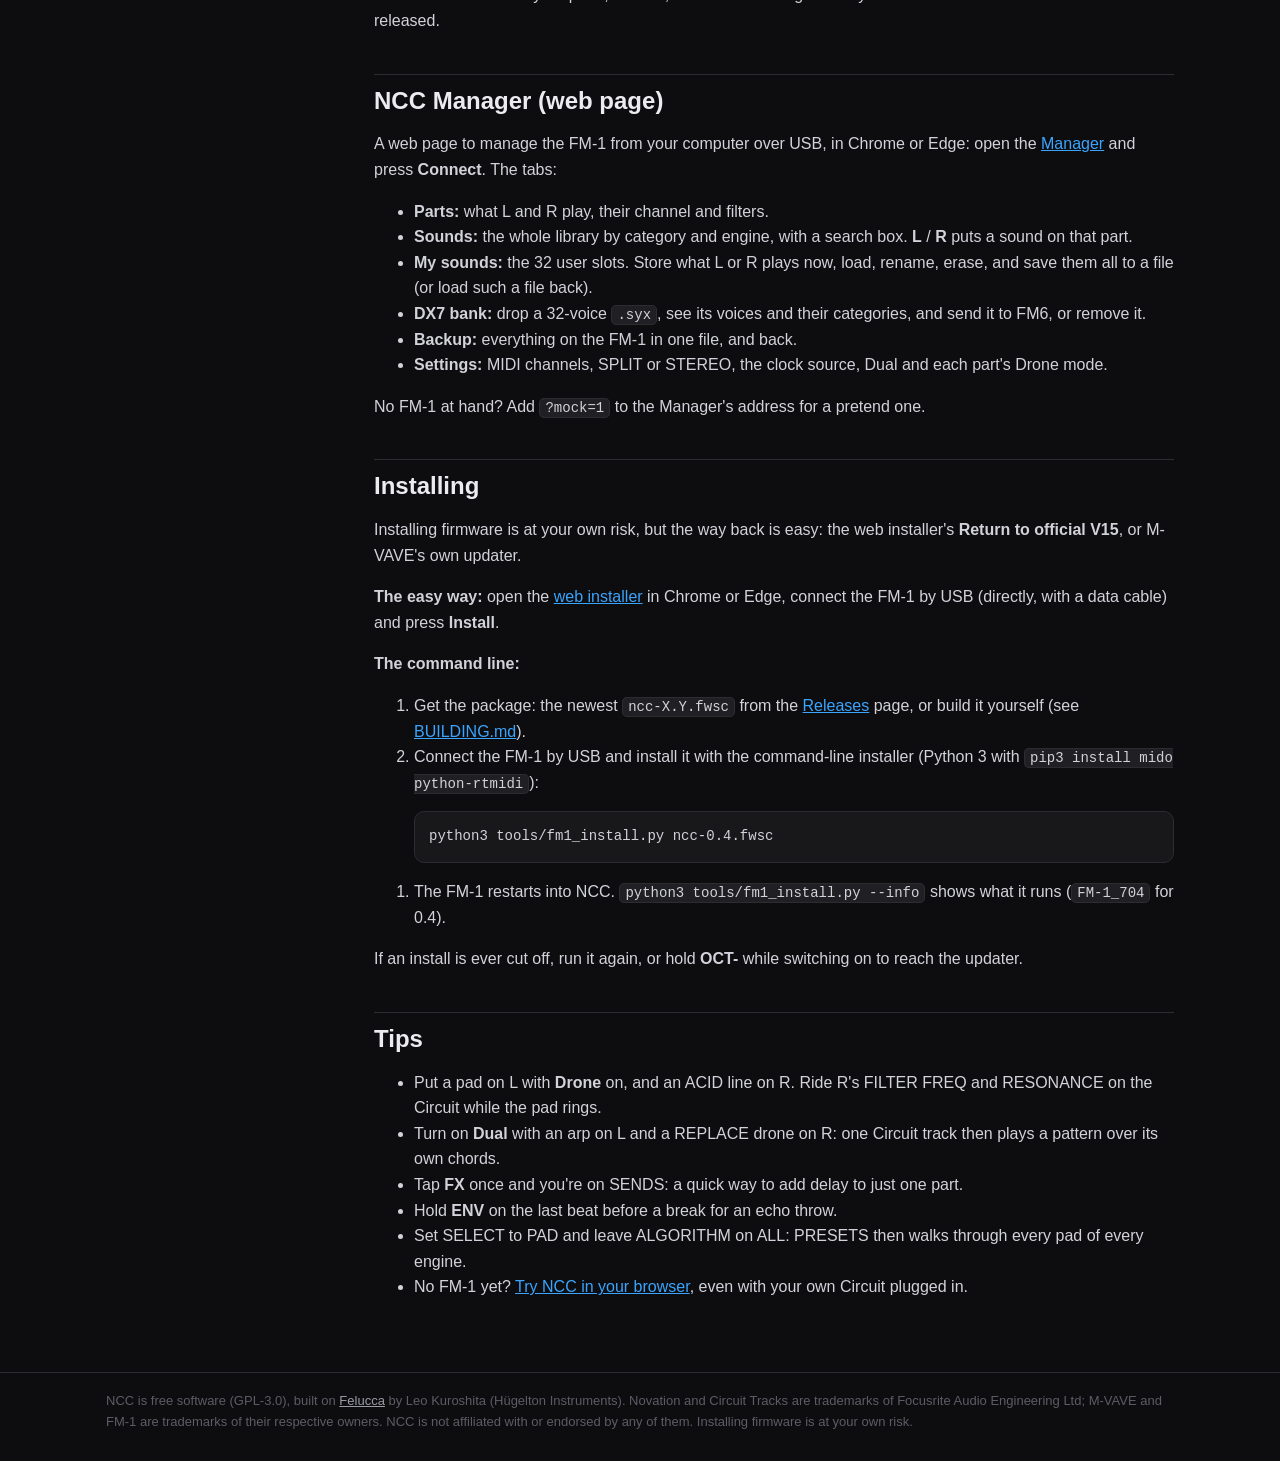
<file: manual/index.html>
<!doctype html>
<!-- SPDX-License-Identifier: GPL-3.0-only -->
<html lang="en"><head><meta charset="utf-8"><meta name="viewport" content="width=device-width, initial-scale=1"><title>NCC manual</title><meta name="description" content="The NCC manual: hooking up, sounds, the Circuit&#x27;s knobs, arp, Drone, effects, the manager, installing."><link rel="stylesheet" href="../style.css"></head><body>
<header class="ncc-nav"><div class="in"><a class="brand" href="../"><i><b></b><b></b><b></b><b></b><b></b><b></b><b></b><b></b></i>NCC</a><nav><a href="../">Home</a><a href="../manual/" aria-current=page>Manual</a><a href="../cheatsheet/">Cheat sheet</a><a href="../webapp/installer/">Install</a><a href="../webapp/manager/">Manager</a><a href="../webapp/try/">Try it</a><a href="https://github.com/fenderberg/fm1-nc-companion">GitHub</a></nav></div></header>
<main class="wrap">
<div class="manual"><aside class="toc"><div class="label">Contents</div><a href="#hooking-it-up">Hooking it up</a><a href="#the-two-parts">The two parts</a><a href="#dual-play-both-sounds-together">Dual: play both sounds together</a><a href="#the-screen">The screen</a><a href="#sounds-and-engines">Sounds and engines</a><a href="#save-your-own-sound" class=sub>Save your own sound</a><a href="#more-fm-sounds-load-a-dx7-bank" class=sub>More FM sounds: load a DX7 bank</a><a href="#coming-soon-drum-loops">Coming soon: drum loops</a><a href="#the-circuits-8-knobs">The Circuit&#x27;s 8 knobs</a><a href="#arp-and-hold">Arp and HOLD</a><a href="#drone">Drone</a><a href="#settings-glo">Settings (GLO)</a><a href="#editing-sounds-edit">Editing sounds (EDIT)</a><a href="#effects-fx">Effects (FX)</a><a href="#split-or-stereo">Split or stereo</a><a href="#button-cheat-sheet">Button cheat sheet</a><a href="#ncc-manager-web-page">NCC Manager (web page)</a><a href="#installing">Installing</a><a href="#tips">Tips</a></aside><article class="doc"><h1 id="ncc-manual">NCC manual</h1>
<p>NCC (Novation Circuit Companion) turns the M-VAVE FM-1 into a two-part sound module for the Novation Circuit Tracks. The Circuit plays the notes and turns the knobs; the FM-1 makes the sounds and gives you the controls for playing live.</p>
<p>This manual follows <strong>NCC 0.7</strong> (<code>FM-1_707</code>). Coming from an older version? Since 0.7 you change pages with the page's own button (<strong>FX</strong>, <strong>GLO</strong>, <strong>EDIT</strong>: tap for the next page, hold for the previous one, both round) and the arp's pages with <strong>KNOB 4</strong>; in 0.5 and 0.6 that was <strong>PLAY</strong>, in 0.4 turning SELECT. What changed when: <a href="https://github.com/fenderberg/fm1-nc-companion/blob/main/CHANGELOG.md">CHANGELOG.md</a>.</p>
<p><img src="../img/fm1-purple.png" alt="NCC on the FM-1"></p>
<h2 id="hooking-it-up">Hooking it up</h2>
<p><strong>MIDI.</strong> Send the Circuit Tracks' MIDI to the FM-1's TRS MIDI input, or use USB MIDI through a USB host adapter or a computer passing the MIDI on. NCC listens on:</p>
<table><thead><tr><th>Circuit Tracks track</th><th>MIDI channel</th><th>FM-1 part</th></tr></thead><tbody><tr><td>MIDI 1</td><td>3</td><td><strong>L</strong> (FM6 to start with)</td></tr><tr><td>MIDI 2</td><td>4</td><td><strong>R</strong> (JUNO to start with)</td></tr></tbody></table>
<p>Use the Circuit's <strong>factory MIDI template</strong> on both MIDI tracks: its 8 macro knobs then send exactly the CCs NCC expects (1, 2, 5, 11, 71, 74, 12, 13). NCC follows the Circuit's <strong>clock and Start/Stop</strong> over USB (the default) or TRS; pick the source on <strong>GLO &gt; SETUP</strong>, KNOB 4. With no clock coming in, the arp runs at the FM-1's own tempo.</p>
<p><strong>Audio.</strong> Run a stereo-to-2×mono Y-cable from the FM-1's output into the Circuit's <strong>audio inputs 1 and 2</strong>. Part L comes out on the left only and part R on the right only, so each part arrives on its own Circuit input (see <a href="#split-or-stereo">Split or stereo</a>).</p>
<p>Then program notes on the Circuit's MIDI 1 and MIDI 2 tracks, press Play, and turn the Circuit's knobs.</p>
<h2 id="the-two-parts">The two parts</h2>
<p>The FM-1 has two parts, <strong>L</strong> (blue) and <strong>R</strong> (pink). Each has its own engine, sound, arp, drone and sends.</p>
<ul><li><strong>OCT-</strong> puts the focus on <strong>L</strong>, <strong>OCT+</strong> on <strong>R</strong>. The FM-1's 4 knobs and its buttons act on the part in focus; its keys play that part. This is the quick way to jump between your two sounds while jamming.</li><li>The Circuit always plays both parts, whichever has the focus.</li><li>The two parts share 8 voices.</li></ul>
<h2 id="dual-play-both-sounds-together">Dual: play both sounds together</h2>
<p>Dual lets one Circuit track play <strong>both</strong> parts at once: an arp on L and a pad on R from the same notes, for example.</p>
<ul><li>Press <strong>SCL</strong> (the small button beside FX) to switch Dual on or off. The top bar shows <code>D3</code> or <code>D4</code> and the SCL light stays on.</li><li><code>D3</code> means the notes of MIDI channel 3 (the Circuit's MIDI 1) play both parts; <code>D4</code> the notes of channel 4. The other channel's notes are ignored while Dual is on. The FM-1's keys play both parts too.</li><li>Choose CH3 or CH4 on <strong>GLO &gt; SETUP 2</strong>, KNOB 1, or in the Manager. SCL remembers your choice.</li></ul>
<p>Each part keeps its own sound, arp, HOLD and Drone, and OCT- / OCT+ still choose which part the panel edits. Dual shares <strong>notes only</strong>: the Circuit's knobs, pitch bend and sustain still go to their own part, so both sets of knobs keep working. Switching Dual on or off fades out what is playing; strike the keys again to carry on.</p>
<h2 id="the-screen">The screen</h2>
<ul><li><strong>Top bar:</strong> the page (SOUND, ARP, an FX page ..), <code>SPLIT</code> or <code>ST</code> (stereo), <code>D3</code> / <code>D4</code> when Dual is on, and the tempo (amber when it follows the Circuit's clock).</li><li><strong>The two part boxes:</strong> channel, engine and sound name of L and R, and two labels with the part's category and engine filter (<code>PAD</code> <code>ALL</code>). The part in focus is highlighted. A row of dots shows the steps of the bar.</li><li><strong>KNOB 1–4:</strong> what the FM-1's own four knobs do on this page, with their values.</li><li><strong>Bottom line:</strong> on the SOUND page, the focused part's category, engine and place in the list (<code>TYPE PAD   ENGINE ALL 3/10</code>); on other pages a hint. When you turn a Circuit knob it shows the knob's label, what it does on that engine and the live value, for example <code>R FILTER FREQ   CUTOFF 2.1kHz</code>.</li></ul>
<h2 id="sounds-and-engines">Sounds and engines</h2>
<p>NCC puts the sounds of all twelve engines in <strong>one library</strong>, sorted by what you use them for: <strong>BASS, PAD, LEAD, KEYS, PLUCK, BEAT</strong>. You choose a sound by its role; the engine follows. Three knobs, one job each, on every page (the <strong>SOUND</strong> page, press <strong>HOME</strong>, shows where you are going):</p>
<table><thead><tr><th>Control</th><th>What it does</th></tr></thead><tbody><tr><td><strong>SELECT</strong> (knob)</td><td>The <strong>category</strong>: ALL, BASS, PAD, LEAD, KEYS, PLUCK, BEAT (OTHER for names it can't place), and <strong>USER</strong>: all your own sounds.</td></tr><tr><td><strong>ALGORITHM</strong> (knob)</td><td>The <strong>engine</strong>: ALL, FM6, JUNO, PHASE, TRIO, ACID, PHYS, GRAIN, VOICE, LOFI, WHEEL, NOISE, SAMPLE.</td></tr><tr><td><strong>PRESETS</strong> (knob)</td><td>The <strong>sound</strong>, among those of that category and engine. It loads once you stop turning, so you can scroll freely.</td></tr><tr><td>KNOB 1–4</td><td>LEVEL, OCTAVE, VOICE (poly / mono / legato ..), GLIDE</td></tr></tbody></table>
<ul><li>The three knobs <strong>stop at the ends</strong>: turn back to go back. The bottom line says <code>(FIRST)</code> or <code>(LAST)</code>.</li><li>While you turn, the screen shows in amber where you're going: the category or engine and how many sounds it has, or for PRESETS the name of the sound you'll land on.</li><li>When you change the category or engine, the part keeps its sound if it fits; otherwise the first sound that fits loads, so you hear the change right away. Combinations with no sounds are skipped (ACID has no pads).</li><li>Your own sounds join in: a sound you save on the FM-1 keeps the category it had, and also shows under <strong>USER</strong>. Other user presets and a DX7 bank in FM6 get their category from their name ("E.PIANO" is KEYS, "STRINGS" is PAD).</li><li>A newly chosen sound starts <strong>dry</strong>: its delay and reverb sends at zero, so it never arrives drenched in the effects of the sound before. Turn them up on <strong>FX &gt; SENDS</strong> whenever you like.</li></ul>
<p>There are <strong>161 built-in sounds</strong>: 25 BASS, 40 PAD, 36 LEAD, 29 KEYS, 27 PLUCK and 4 BEAT.</p>
<h3 id="save-your-own-sound">Save your own sound</h3>
<p>Shaped a sound you like, with the Circuit's knobs or on EDIT? Keep it in the FM-1's <strong>user bank</strong> (32 places):</p>
<ol><li>Press <strong>SAVE</strong>. The bottom line asks what to do, for four seconds.</li><li>Press <strong>SAVE</strong> again:</li><li><strong>tap</strong>: overwrite. This works on a sound you saved before (<code>OVERWRITE? HOLD: NEW</code>); it keeps its name.</li><li><strong>hold</strong> (half a second): a <strong>new</strong> sound. It is named after the sound it came from ("SOFT PAD" becomes "SOFT PAD 2", a copy of that "SOFT PAD 3") and goes in the same category, and under <strong>USER</strong>. A built-in or DX7 sound can't be overwritten: the screen says <code>HOLD SAVE: NEW SOUND</code>.</li><li>The screen says <code>SAVED:</code> and the name. The part now plays your sound, so the next SAVE + tap updates it.</li></ol>
<p>Any other button, or four seconds of waiting, cancels (<code>SAVE CANCELLED</code>). What is saved is the sound as you hear it, Circuit knobs included: load it again and the knobs start from the middle, which is now your sound. Saving works while the Circuit plays, but writing to the FM-1's memory stops the sound for a moment (about 50 ms) and the arp may skip a step. A full bank says <code>USER BANK FULL</code>. Rename, erase and back up your sounds in the <a href="#ncc-manager-web-page">Manager</a>.</p>
<p>The twelve engines:</p>
<table><thead><tr><th>Engine</th><th>Character</th><th>Example sounds</th></tr></thead><tbody><tr><td><strong>FM6</strong></td><td>6-operator FM in the style of the DX7: e-pianos, bells, basses, brass. Plays DX7 banks.</td><td>TINE EP, BELL, FM BASS, BRASS, PAD, MARIMBA</td></tr><tr><td><strong>JUNO</strong></td><td>Analog-style poly synth with a Juno-style chorus and drift.</td><td>JUNO STRINGS, JUNO PAD, JUNO EP, FUNK CLAV, HOUSE KEYS, HOOVER</td></tr><tr><td><strong>PHASE</strong></td><td>Casio CZ-style phase distortion: bright, glassy, a bit raw.</td><td>PD EP, DIGI PIANO, GLASS BELL, MALLET, PD BASS, FOLD LEAD</td></tr><tr><td><strong>TRIO</strong></td><td>Three oscillators and a multimode filter, in the spirit of the C64's SID chip.</td><td>CHIP BASS, WOBBLE BASS, CHIP KEYS, TOY PIANO, 8BIT PAD</td></tr><tr><td><strong>ACID</strong></td><td>A 303-style bass: a squelchy filter, accents on loud notes (velocity 100+), slides on overlapping notes.</td><td>ACID 303, SQUELCH, DEEP BASS, ACID LEAD, ACID PLUCK</td></tr><tr><td><strong>PHYS</strong></td><td>Physical models: plucked and bowed strings, struck bodies, drums.</td><td>STEEL PLUCK, BOWED PAD, HARP PLUCK, ROUND BASS, DEEP TOM</td></tr><tr><td><strong>GRAIN</strong></td><td>Granular clouds and textures.</td><td>MIST PAD, FROST PAD, HALO PAD, DUST PLUCK, GLITCH LEAD</td></tr><tr><td><strong>VOICE</strong></td><td>Sung vowels: aahs, oohs, breath and buzz.</td><td>AAH PAD, OOH PAD, AIR PAD, VOWEL LEAD, TALK BASS</td></tr><tr><td><strong>LOFI</strong></td><td>Old game-console chips: pulse waves, wave RAM, stepped envelopes.</td><td>PULSE BASS, TRI KEYS, RAM LEAD, CHIP PAD, STEP PLUCK</td></tr><tr><td><strong>WHEEL</strong></td><td>Tonewheel organ with drawbars, percussion and a rotating speaker.</td><td>SOUL ORGAN, DUB ORGAN, GOSPEL KEYS, ROCK ORGAN</td></tr><tr><td><strong>NOISE</strong></td><td>Wind, rain, radio static and metallic noise through a resonant filter.</td><td>WIND PAD, RAIN PAD, RADIO PAD, METAL PLUCK, BUZZ BASS</td></tr><tr><td><strong>SAMPLE</strong></td><td>Built-in piano, flute and sax, or your own samples.</td><td>SOFT PIANO, DUST PIANO, FLUTE PAD, SAX LEAD</td></tr></tbody></table>
<p>PHYS, GRAIN and VOICE are heavier on the chip, so they play fewer notes at once (three or four per part).</p>
<h3 id="more-fm-sounds-load-a-dx7-bank">More FM sounds: load a DX7 bank</h3>
<p>FM6 plays real DX7 voices. Thousands of DX7 banks (<code>.syx</code>, 32 voices each) are around, for example the archive on <a href="https://homepages.abdn.ac.uk/d.j.benson/pages/html/dx7.html">Dave Benson's DX7 page</a>. Drop one on the <strong>DX7 bank</strong> tab of the <a href="#ncc-manager-web-page">NCC Manager</a> and send it to the FM-1: its 32 voices show up in the library under FM6, sorted by their names ("E.PIANO 1" is KEYS, "SYN-BASS 1" is BASS, "STRINGS 1" is PAD). A new bank replaces the old one; <strong>Remove the bank</strong> takes it off. A part playing one of its voices keeps that sound.</p>
<h2 id="coming-soon-drum-loops">Coming soon: drum loops</h2>
<p>A LOOP engine with lo-fi one-bar drum loops is in the works: always in time with the Circuit's bar, started by any note, chopped by the Circuit's steps, with shuffle, reverse, stutter and crush on the knobs. It is left out until it's done.</p>
<h2 id="the-circuits-8-knobs">The Circuit's 8 knobs</h2>
<p>Each Circuit macro knob does what its label says, on every engine. Knob in the middle = the sound as loaded; turn either way to move away from it. When you load a new sound, the knobs start from the middle again. Moves are smoothed, so sweeps don't zipper, and the screen tells you what each knob does.</p>
<table><thead><tr><th>Circuit knob</th><th>FM6</th><th>JUNO</th><th>PHASE</th><th>TRIO</th><th>ACID</th></tr></thead><tbody><tr><td>1 OSCILLATOR</td><td>operator ratios</td><td>osc mix</td><td>waveform</td><td>osc 2 interval</td><td>saw / square</td></tr><tr><td>2 OSC MOD</td><td>feedback</td><td>osc 2 detune</td><td>detune</td><td>pulse width + detune</td><td>accent amount</td></tr><tr><td>3 AMP ENV</td><td>decay + release (attack kept)</td><td>release</td><td>release</td><td>release</td><td>decay + release</td></tr><tr><td>4 FILTER ENV</td><td>modulator envelope</td><td>envelope to filter</td><td>envelope to brightness</td><td>envelope to filter</td><td>env mod + decay</td></tr><tr><td>5 FILTER FREQ</td><td>brightness</td><td>cutoff</td><td>brightness</td><td>cutoff</td><td>cutoff</td></tr><tr><td>6 RESONANCE</td><td>detune</td><td>resonance</td><td>wave fold</td><td>resonance</td><td>resonance</td></tr><tr><td>7 MODULATION</td><td>LFO + a little vibrato</td><td>LFO on filter</td><td>LFO on brightness</td><td>LFO on filter</td><td>slide time</td></tr><tr><td>8 FX</td><td>drive + chorus</td><td>drive + chorus</td><td>drive + chorus</td><td>drive + chorus</td><td>drive + delay</td></tr></tbody></table>
<table><thead><tr><th>Circuit knob</th><th>PHYS</th><th>GRAIN</th><th>VOICE</th></tr></thead><tbody><tr><td>1 OSCILLATOR</td><td>structure / harmonics</td><td>sample position</td><td>vowel</td></tr><tr><td>2 OSC MOD</td><td>strike position</td><td>grain size</td><td>buzz</td></tr><tr><td>3 AMP ENV</td><td>release</td><td>release</td><td>release</td></tr><tr><td>4 FILTER ENV</td><td>envelope to brightness</td><td>envelope to tone</td><td>envelope to vowel</td></tr><tr><td>5 FILTER FREQ</td><td>brightness</td><td>tone</td><td>formant shift</td></tr><tr><td>6 RESONANCE</td><td>ringing time</td><td>grain density</td><td>formant sharpness</td></tr><tr><td>7 MODULATION</td><td>bow / bend / buzz</td><td>random + spread</td><td>LFO on vowel</td></tr><tr><td>8 FX</td><td>drive + chorus</td><td>drive + chorus</td><td>drive + chorus</td></tr></tbody></table>
<table><thead><tr><th>Circuit knob</th><th>LOFI</th><th>WHEEL</th><th>NOISE</th><th>SAMPLE</th></tr></thead><tbody><tr><td>1 OSCILLATOR</td><td>waveform</td><td>drawbar registration</td><td>color</td><td>tune</td></tr><tr><td>2 OSC MOD</td><td>pulse width / wave</td><td>sub drawbars</td><td>density</td><td>bit reduction</td></tr><tr><td>3 AMP ENV</td><td>release</td><td>release</td><td>release</td><td>release</td></tr><tr><td>4 FILTER ENV</td><td>envelope to tone</td><td>percussion</td><td>envelope to filter</td><td>envelope to tone</td></tr><tr><td>5 FILTER FREQ</td><td>tone</td><td>top drawbars</td><td>cutoff</td><td>cutoff</td></tr><tr><td>6 RESONANCE</td><td>crush</td><td>body drawbars</td><td>resonance</td><td>drive</td></tr><tr><td>7 MODULATION</td><td>vibrato</td><td>rotor off / slow / fast</td><td>LFO on filter</td><td>vibrato</td></tr><tr><td>8 FX</td><td>drive + chorus</td><td>organ drive</td><td>drive + chorus</td><td>chorus</td></tr></tbody></table>
<p>Some knobs work a little differently per model (LOFI's chips, PHYS's bodies): the popup always names what it does. Choose the model on <strong>EDIT</strong>. If you change a value on the FM-1 itself, your setting stays and the Circuit knob keeps working on top of it.</p>
<h2 id="arp-and-hold">Arp and HOLD</h2>
<ul><li><strong>ARP</strong> switches the arp on for the part in focus and opens the <strong>ARP</strong> page. Press ARP again on that page to switch it off.</li><li><strong>KNOB 4</strong> turns the ARP's three pages (the screen shows <code>1/3</code>); KNOB 1–3 set what is on them:</li></ul>
<p>| Page | KNOB 1 | KNOB 2 | KNOB 3 | |---|---|---|---| | <strong>1</strong> | MODE (UP, DN, UPDN, RND, ORD, CHORD and more) | RATE (1/4 to 1/32, triplets) | OCTAVES | | <strong>2</strong> | GATE | SWING | PROB | | <strong>3</strong> | ORDER | DRONE (STACK / REPLACE) | |</p>
<ul><li>The arp is always locked to the Circuit's clock, also when the tempo changes. A new chord starts on the next step, so it stays in time.</li><li><strong>REC</strong> = <strong>HOLD</strong>: the arp keeps playing after you let go. A new chord replaces the held one; press REC again to release.</li><li>The Circuit's <strong>Stop</strong> stops the arp; its <strong>Start</strong> begins the pattern again from the top.</li><li>Picking a new sound (SOUND's PRESETS or ALGORITHM) does not stop a running arp: it keeps stepping through the held notes, now with the new sound.</li></ul>
<h2 id="drone">Drone</h2>
<p><strong>SEQ</strong> switches <strong>Drone</strong> on/off for the part in focus: notes keep sounding after you let go. It has two modes, chosen with <strong>KNOB 2 on ARP page 3</strong>, on <strong>GLO &gt; SETUP 2</strong>, or in the Manager:</p>
<table><thead><tr><th>Mode</th><th>What it does</th><th>Badge</th></tr></thead><tbody><tr><td><strong>STACK</strong></td><td>Each new note adds to the drone; play a note again to take it out.</td><td><code>DR+</code></td></tr><tr><td><strong>REPLACE</strong></td><td>Play a chord and let go: the whole chord keeps droning. The next chord takes its place.</td><td><code>DR1</code></td></tr></tbody></table>
<p>In REPLACE you can add notes for as long as you keep at least one key down. Use <strong>VOICE = POLY</strong> (SOUND page, KNOB 3) to drone whole chords. With ARP on, Drone holds the arp's notes, so the arp keeps running over them.</p>
<p>Coming next: in POLY, with voices free, the old chord fades out while the new one comes in. Mono, unison, arp and full voice budgets use a slower fade out and in instead. The first chord starts straight away.</p>
<p>Press SEQ again to release the drone. The Circuit's <strong>Stop</strong> clears it too; Drone stays on for the next notes. Picking a new sound keeps a droning chord going too, replayed at once on the new sound.</p>
<h2 id="settings-glo">Settings (GLO)</h2>
<p>Press <strong>GLO</strong> to open the settings; it has two pages (tap GLO for the next one, hold it for the previous; both go round). <strong>HOME</strong> returns to SOUND. These are the same settings the Manager offers:</p>
<table><thead><tr><th>Page</th><th>KNOB 1</th><th>KNOB 2</th><th>KNOB 3</th><th>KNOB 4</th></tr></thead><tbody><tr><td><strong>SETUP</strong></td><td>L MIDI channel (1–16 / OMNI / OFF)</td><td>R MIDI channel</td><td>Output SPLIT / STEREO</td><td>Clock INT / USB / TRS</td></tr><tr><td><strong>SETUP 2</strong></td><td>Dual OFF / CH3 / CH4</td><td>Internal BPM</td><td>L Drone OFF / STACK / REPLACE</td><td>R Drone OFF / STACK / REPLACE</td></tr></tbody></table>
<h2 id="editing-sounds-edit">Editing sounds (EDIT)</h2>
<p>Press <strong>EDIT</strong> to dig into the focused part's sound. Tap EDIT for the next page, hold it for the previous (both go round); <strong>OCT- / OCT+</strong> choose L or R; <strong>HOME</strong> returns to SOUND. The four knobs show the engine's own parameter names and values.</p>
<table><thead><tr><th>Page</th><th>Parameters</th></tr></thead><tbody><tr><td><strong>ENGINE 1 / 2</strong></td><td>The engine's eight parameters: oscillators, modulation, filter, model</td></tr><tr><td><strong>AMP ENV</strong></td><td>Attack, decay, sustain, release</td></tr><tr><td><strong>ENV DEST</strong></td><td>Envelope to filter, pitch and shape</td></tr><tr><td><strong>LFO / LFO DEST / LFO SYNC</strong></td><td>Rate, waveform, fade; where the LFO goes and how much; sync and trigger</td></tr><tr><td><strong>VOICE / VOICE 2</strong></td><td>Poly / mono / legato / unison, glide; detune, pan, spread</td></tr><tr><td><strong>CHORD</strong></td><td>Chord shape, voicing, root, scale</td></tr><tr><td><strong>FILTER</strong> (JUNO)</td><td>Filter type, cutoff, resonance, key tracking</td></tr><tr><td><strong>OPERATOR / OP ENV / OP MODE</strong> (FM6)</td><td>Each of the six operators: frequency, level, envelope, velocity</td></tr></tbody></table>
<h2 id="effects-fx">Effects (FX)</h2>
<p><strong>Tap FX</strong> to open the effects. Each further tap goes to the next page (after the last: the first again), holding FX goes back one (before the first: the last). <strong>HOME</strong> or <strong>ARP</strong> close it.</p>
<table><thead><tr><th>Page</th><th>KNOB 1</th><th>KNOB 2</th><th>KNOB 3</th><th>KNOB 4</th></tr></thead><tbody><tr><td><strong>SENDS</strong> (part in focus)</td><td>DRIVE</td><td>CHORUS send</td><td>DELAY send</td><td>REVERB send</td></tr><tr><td><strong>DELAY</strong></td><td>TIME (synced)</td><td>FEEDBACK</td><td>COLOR</td><td>MIX</td></tr><tr><td><strong>REVERB</strong></td><td>TYPE (ROOM / SPRING / HALL)</td><td>SIZE</td><td>DAMP</td><td>reverb SEND of the part</td></tr><tr><td><strong>CHORUS</strong></td><td>RATE</td><td>DEPTH</td><td>JUNO chorus of the part</td><td>DRIFT of the part</td></tr><tr><td><strong>INSERT</strong> (part in focus)</td><td>TYPE (SOFT, HARD, FOLD, FUZZ, CRUSH, PHASER, FLANGER, CHORUS)</td><td>A</td><td>B</td><td>C (named per type)</td></tr><tr><td><strong>PERFORM</strong></td><td>FILTER</td><td>CRUSH</td><td>THROW</td><td>DEPTH</td></tr></tbody></table>
<p>While FX is open, the <strong>white keys</strong> play performance effects instead of notes: beat repeats (1/8, 1/16, 1/32), reverse, filter sweeps, tape stop, freeze, octave shimmer, flanger, phaser and throws. Each lasts as long as you hold its key; the PERFORM page shows which key does what.</p>
<p><strong>Throws, on every page:</strong> hold <strong>ENV</strong> for an echo throw, hold <strong>LFO</strong> for a reverb throw.</p>
<h2 id="split-or-stereo">Split or stereo</h2>
<ul><li><strong>SPLIT</strong> (the default): part L only on the left output, part R only on the right, so each part goes to its own Circuit input. The delay, reverb and chorus are shared by both parts, so their tails come out on both sides.</li><li><strong>STEREO</strong>: both parts in stereo on both outputs, for headphones or a single input.</li><li><strong>GLO + SEQ</strong> toggles between them; the top bar shows <code>SPLIT</code> or <code>ST</code>.</li></ul>
<h2 id="button-cheat-sheet">Button cheat sheet</h2>
<p>A printable version is on the site: <a href="https://fenderberg.github.io/fm1-nc-companion/cheatsheet/">the cheat sheet</a>.</p>
<table><thead><tr><th>Button / knob</th><th>Action</th></tr></thead><tbody><tr><td>OCT- / OCT+</td><td>Focus on part L / part R</td></tr><tr><td>HOME</td><td>SOUND page</td></tr><tr><td>SELECT</td><td>Category (on every page)</td></tr><tr><td>ALGORITHM</td><td>Engine</td></tr><tr><td>PRESETS</td><td>Sound</td></tr><tr><td>ARP</td><td>Arp on + ARP page / off</td></tr><tr><td>REC</td><td>Arp HOLD</td></tr><tr><td>SEQ</td><td>Drone on / off</td></tr><tr><td>SCL</td><td>Dual on / off</td></tr><tr><td>GLO</td><td>Settings; again: next page, hold: previous</td></tr><tr><td>EDIT</td><td>Edit the sound in focus; again: next page, hold: previous</td></tr><tr><td>FX</td><td>Effects: open, next page (hold: previous); HOME closes</td></tr><tr><td>KNOB 4 on ARP</td><td>The ARP's pages</td></tr><tr><td>GLO + SEQ</td><td>SPLIT ↔ STEREO</td></tr><tr><td>SAVE, then SAVE</td><td>Save the sound: tap = overwrite your sound, hold = a new one</td></tr><tr><td>ENV (hold)</td><td>Echo throw</td></tr><tr><td>LFO (hold)</td><td>Reverb throw</td></tr><tr><td>Keys</td><td>Play the part in focus (both in Dual; with FX open: performance effects)</td></tr></tbody></table>
<p>The FM-1 remembers your parts, sounds, effects and settings when you switch it off. A drone is not: it starts released.</p>
<h2 id="ncc-manager-web-page">NCC Manager (web page)</h2>
<p>A web page to manage the FM-1 from your computer over USB, in Chrome or Edge: open the <a href="https://fenderberg.github.io/fm1-nc-companion/webapp/manager/">Manager</a> and press <strong>Connect</strong>. The tabs:</p>
<ul><li><strong>Parts:</strong> what L and R play, their channel and filters.</li><li><strong>Sounds:</strong> the whole library by category and engine, with a search box. <strong>L</strong> / <strong>R</strong> puts a sound on that part.</li><li><strong>My sounds:</strong> the 32 user slots. Store what L or R plays now, load, rename, erase, and save them all to a file (or load such a file back).</li><li><strong>DX7 bank:</strong> drop a 32-voice <code>.syx</code>, see its voices and their categories, and send it to FM6, or remove it.</li><li><strong>Backup:</strong> everything on the FM-1 in one file, and back.</li><li><strong>Settings:</strong> MIDI channels, SPLIT or STEREO, the clock source, Dual and each part's Drone mode.</li></ul>
<p>No FM-1 at hand? Add <code>?mock=1</code> to the Manager's address for a pretend one.</p>
<h2 id="installing">Installing</h2>
<p>Installing firmware is at your own risk, but the way back is easy: the web installer's <strong>Return to official V15</strong>, or M-VAVE's own updater.</p>
<p><strong>The easy way:</strong> open the <a href="https://fenderberg.github.io/fm1-nc-companion/webapp/installer/">web installer</a> in Chrome or Edge, connect the FM-1 by USB (directly, with a data cable) and press <strong>Install</strong>.</p>
<p><strong>The command line:</strong></p>
<ol><li>Get the package: the newest <code>ncc-X.Y.fwsc</code> from the <a href="https://github.com/fenderberg/fm1-nc-companion/releases">Releases</a> page, or build it yourself (see <a href="https://github.com/fenderberg/fm1-nc-companion/blob/main/BUILDING.md">BUILDING.md</a>).</li><li>Connect the FM-1 by USB and install it with the command-line installer (Python 3 with <code>pip3 install mido python-rtmidi</code>):<pre><code>python3 tools/fm1_install.py ncc-0.4.fwsc</code></pre></li></ol>
<ol><li>The FM-1 restarts into NCC. <code>python3 tools/fm1_install.py --info</code> shows what it runs (<code>FM-1_704</code> for 0.4).</li></ol>
<p>If an install is ever cut off, run it again, or hold <strong>OCT-</strong> while switching on to reach the updater.</p>
<h2 id="tips">Tips</h2>
<ul><li>Put a pad on L with <strong>Drone</strong> on, and an ACID line on R. Ride R's FILTER FREQ and RESONANCE on the Circuit while the pad rings.</li><li>Turn on <strong>Dual</strong> with an arp on L and a REPLACE drone on R: one Circuit track then plays a pattern over its own chords.</li><li>Tap <strong>FX</strong> once and you're on SENDS: a quick way to add delay to just one part.</li><li>Hold <strong>ENV</strong> on the last beat before a break for an echo throw.</li><li>Set SELECT to PAD and leave ALGORITHM on ALL: PRESETS then walks through every pad of every engine.</li><li>No FM-1 yet? <a href="https://fenderberg.github.io/fm1-nc-companion/webapp/try/">Try NCC in your browser</a>, even with your own Circuit plugged in.</li></ul></article></div>
</main>
<footer class="ncc-foot"><div class="in">NCC is free software (GPL-3.0), built on <a href="https://github.com/hugelton/Felucca">Felucca</a> by Leo Kuroshita (Hügelton Instruments). Novation and Circuit Tracks are trademarks of Focusrite Audio Engineering Ltd; M-VAVE and FM-1 are trademarks of their respective owners. NCC is not affiliated with or endorsed by any of them. Installing firmware is at your own risk.</div></footer>
</body></html>
</file>
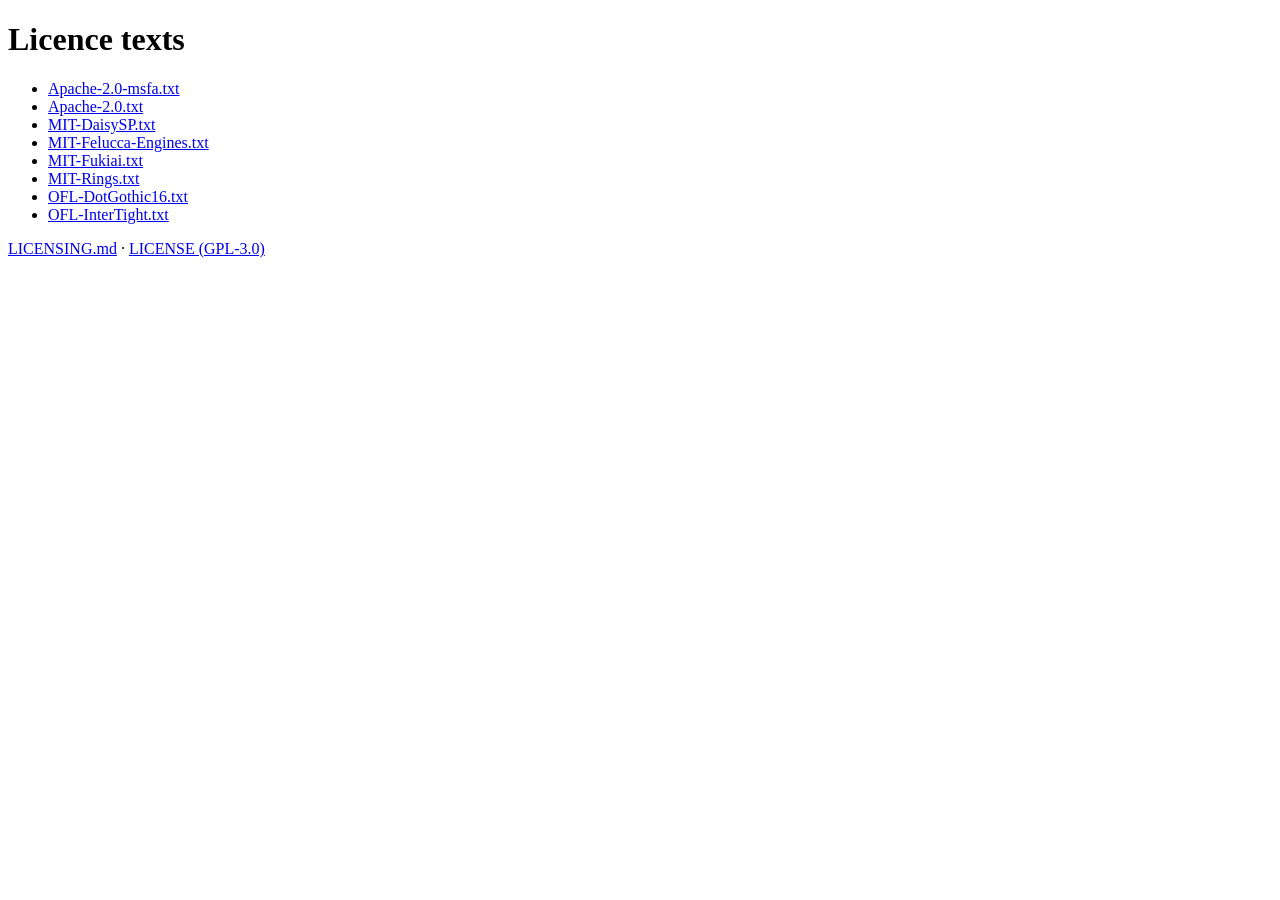
<file: firmware/LICENSES/index.html>
<!doctype html><meta charset="utf-8"><title>Felucca licences</title><h1>Licence texts</h1><ul><li><a href="Apache-2.0-msfa.txt">Apache-2.0-msfa.txt</a></li><li><a href="Apache-2.0.txt">Apache-2.0.txt</a></li><li><a href="MIT-DaisySP.txt">MIT-DaisySP.txt</a></li><li><a href="MIT-Felucca-Engines.txt">MIT-Felucca-Engines.txt</a></li><li><a href="MIT-Fukiai.txt">MIT-Fukiai.txt</a></li><li><a href="MIT-Rings.txt">MIT-Rings.txt</a></li><li><a href="OFL-DotGothic16.txt">OFL-DotGothic16.txt</a></li><li><a href="OFL-InterTight.txt">OFL-InterTight.txt</a></li></ul><p><a href="../LICENSING.md">LICENSING.md</a> · <a href="../LICENSE">LICENSE (GPL-3.0)</a></p>
</file>
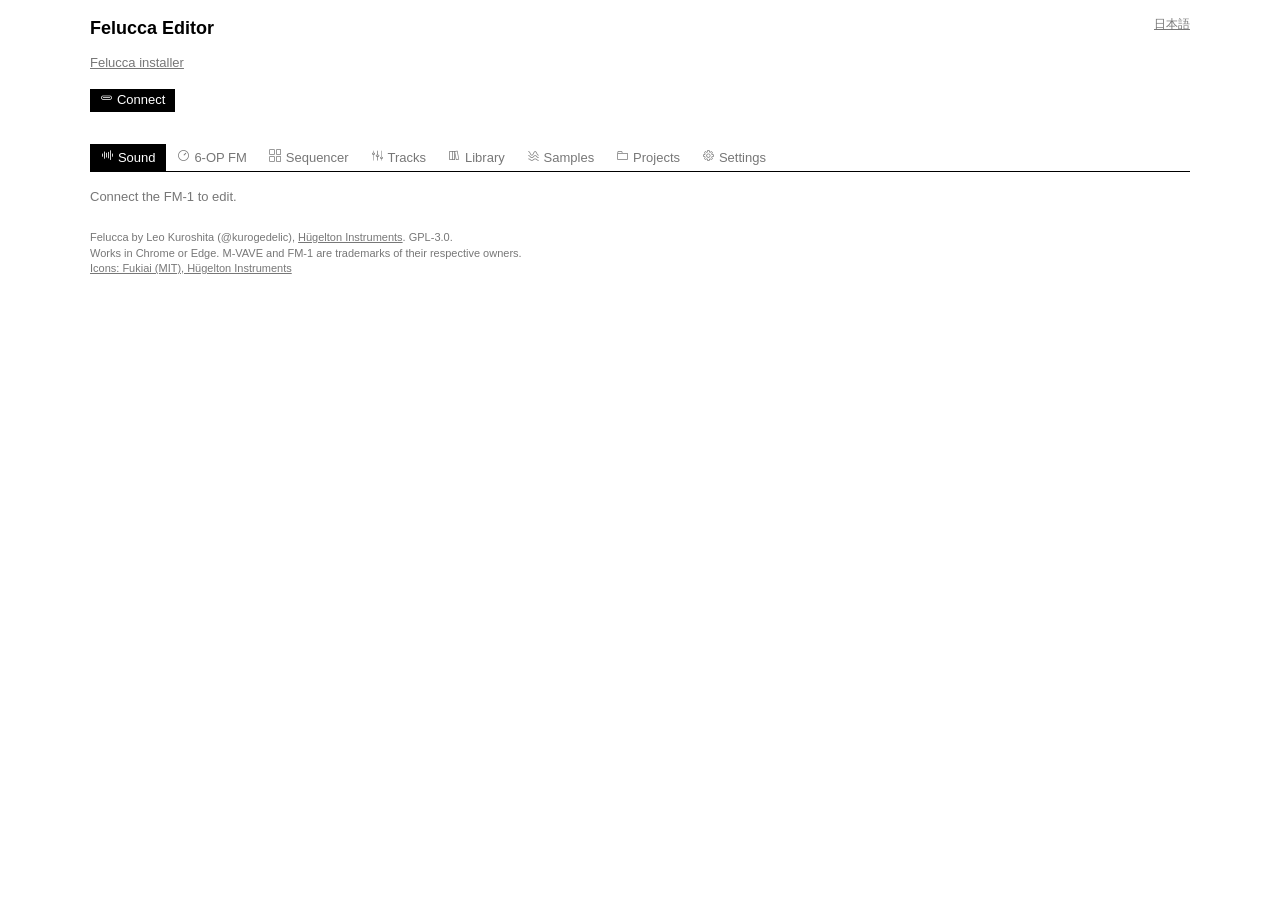
<file: webapp/editor/index.html>
<!doctype html>
<!-- SPDX-License-Identifier: GPL-3.0-only
     Copyright (C) 2026 Leo Kuroshita (@kurogedelic), Hügelton Instruments -->
<!-- Sample input recording and waveform trimming adapted from Andrea (@andreahaku), PR #29.
     Felucca web editor. One file, no libraries. Protocol: EDITOR_PROTOCOL.md.
     Add ?mock=1 to the URL to use a built-in simulated device. -->
<html lang="ja">
<head>
<meta charset="utf-8">
<meta name="viewport" content="width=device-width, initial-scale=1">
<title>Felucca Editor</title>
<style>
  /* Fukiai: Hügelton Instruments' icon font (MIT, FUKIAI-LICENSE.txt). Icons are text in .ic spans;
     they stay hidden until the face has loaded (html.fk), so a missing font never shows boxes. */
  @font-face { font-family: "Fukiai"; src: url("fukiai.ttf") format("truetype"); font-display: block; unicode-range: U+EA00-EB09; }
  :root { --bg: #fff; --fg: #000; --dim: #777; --line: #ccc; }
  @media (prefers-color-scheme: dark) {
    :root:not([data-theme="light"]) { --bg: #000; --fg: #fff; --dim: #888; --line: #444; }
  }
  :root[data-theme="dark"] { --bg: #000; --fg: #fff; --dim: #888; --line: #444; }
  html { color-scheme: light dark; }
  body { margin: 0; background: var(--bg); color: var(--fg);
         font: 13px/1.4 -apple-system, BlinkMacSystemFont, "Helvetica Neue", Arial, sans-serif;
         font-variant-numeric: tabular-nums; }
  main { max-width: 1100px; margin: 0 auto; padding: 16px; }
  h1 { font-size: 18px; font-weight: 600; margin: 0 0 8px; }
  h2 { font-size: 13px; font-weight: 600; margin: 0 0 4px; padding-bottom: 2px; border-bottom: 1px solid var(--fg); }
  h3 { font-size: 11px; font-weight: 400; color: var(--dim); margin: 4px 0 0; }
  a { color: inherit; }
  .lang { float: right; font-size: 12px; color: var(--dim); text-decoration: underline; background: none; padding: 0; }
  button { font: inherit; background: var(--fg); color: var(--bg); border: 0; padding: 2px 10px; cursor: pointer; }
  button:disabled { opacity: .3; cursor: default; }
  button.lang { color: var(--dim); background: none; }
  select, input[type=text], input[type=number], input[type=search] {
    font: inherit; color: var(--fg); background: var(--bg); border: 1px solid var(--line); padding: 1px 3px; border-radius: 0; }
  input[type=range] { width: 100%; margin: 0; accent-color: var(--fg); }
  input[type=checkbox] { accent-color: var(--fg); margin: 0; }
  .bar { display: flex; flex-wrap: wrap; gap: 6px 12px; align-items: center; margin: 0 0 8px; }
  .dim { color: var(--dim); }
  #status { min-height: 1.4em; }
  section { margin: 12px 0; }
  .groups { columns: 250px; column-gap: 20px; }
  .group { break-inside: avoid; margin: 0 0 12px; }
  .row { display: grid; grid-template-columns: 46px 1fr 70px; gap: 6px; align-items: center; min-height: 22px; }
  .row .v { text-align: right; white-space: nowrap; }
  .row select { width: 100%; }
  .browser { display: flex; flex-wrap: wrap; gap: 12px; align-items: flex-start; }
  .browser select[size] { min-width: 150px; }
  .slots { display: grid; grid-template-columns: auto auto auto auto; gap: 3px 8px; align-items: center; justify-content: start; }
  table { border-collapse: collapse; }
  th { font-weight: 400; color: var(--dim); text-align: left; padding: 0 6px 2px 0; }
  td { padding: 1px 6px 1px 0; }
  td.i { color: var(--dim); text-align: right; }
  #steps input[type=text] { width: 120px; }
  #steps input[type=number] { width: 48px; }
  #steps .bad { outline: 1px solid var(--fg); text-decoration: underline wavy; }
  .fm6ops { overflow-x: auto; }
  .fm6ops td, .fm6ops th { padding: 0 2px; }
  input.fm6n { width: 3.2em; }
  #steps tr.off td { color: var(--dim); }
  .stepcols { columns: 470px; column-gap: 24px; }
  .stepcols table { break-inside: avoid; }
  @media (max-width: 600px) {
    .stepcols { columns: auto; overflow-x: auto; }
    #steps input[type=text] { width: 84px; }
    #steps input[type=number] { width: 42px; }
    #steps th, #steps td { padding-right: 3px; }
  }
  .smp { margin: 0 0 14px; padding: 6px 0 0; border-top: 1px solid var(--line); }
  .smp.over { outline: 1px solid var(--fg); outline-offset: 2px; }
  .smp .head { display: flex; flex-wrap: wrap; gap: 4px 12px; align-items: center; }
  .smp .head b { font-weight: 600; min-width: 40px; }
  .smp canvas.trim { width: 100%; height: 56px; display: block; touch-action: none; cursor: ew-resize; }
  .smp progress.rec { width: 120px; }
  .smp progress { width: 160px; height: 6px; accent-color: var(--fg); }
  .smp table { margin: 4px 0; }
  .smp input.name { width: 80px; text-transform: uppercase; }
  .smp input.root { width: 48px; }
  .smp .bad { text-decoration: underline wavy; }
  footer { margin-top: 24px; font-size: 11px; color: var(--dim); }
  .row.pushed .v { font-weight: 600; }
  .row.modrow { grid-template-columns: 16px 1fr 1fr 1fr 52px; }
  /* librarian: local library and the device's user bank side by side, stacked on a phone */
  .libcols { display: grid; grid-template-columns: repeat(auto-fit, minmax(min(100%, 340px), 1fr)); gap: 8px 24px; margin-top: 6px; }
  .libcols > div { min-width: 0; }
  .libcols .bar input[type=search] { flex: 1 1 120px; min-width: 0; }
  .list { height: 260px; overflow: auto; border: 1px solid var(--line); resize: vertical; }
  .list table { width: 100%; table-layout: fixed; }
  .list th { position: sticky; top: 0; background: var(--bg); padding: 1px 6px; }
  .list td { padding: 1px 6px; white-space: nowrap; overflow: hidden; text-overflow: ellipsis; }
  .list tr[data-id], .list tr[data-slot] { cursor: pointer; }
  .list tr.sel td { background: var(--fg); color: var(--bg); }
  .list tr.empty td { color: var(--dim); }
  .list tr.over td { outline: 1px dashed var(--fg); outline-offset: -1px; }
  .list.over { outline: 1px solid var(--fg); }
  .list .none { padding: 6px; color: var(--dim); }
  .list col.n { width: 40px; } .list col.e { width: 72px; } .list col.d { width: 78px; }
  .ic { font-family: "Fukiai"; font-style: normal; font-weight: 400; font-synthesis: none; line-height: 1; margin-right: .3em; }
  html:not(.fk) .ic { display: none; }
  /* wave choices: a page-drawn picker so the options can carry an icon (Chrome 135+); native menus get words only */
  @supports (appearance: base-select) {
    select.wave, select.wave::picker(select) { appearance: base-select; }
    select.wave { padding: 1px 3px; min-block-size: 0; border: 1px solid var(--line); border-radius: 0; background: var(--bg); color: var(--fg); }
    select.wave > button { font: inherit; background: none; color: inherit; padding: 0; text-align: start; }
    select.wave::picker(select) { border: 1px solid var(--line); background: var(--bg); color: var(--fg); padding: 0; }
    select.wave option { padding: 1px 6px; min-block-size: 0; }
    select.wave option:checked { font-weight: 600; }
    select.wave option:hover, select.wave option:focus-visible { background: var(--fg); color: var(--bg); }
    select.wave option::checkmark { display: none; }
  }
  /* tabs: a wrapping row of plain buttons, the open one inverted; header stays at the top on wide screens */
  .top { position: sticky; top: 0; z-index: 5; background: var(--bg); padding: 4px 0 0; }
  @media (max-width: 600px) { .top { position: static; } }
  .tabs { display: flex; flex-wrap: wrap; gap: 0; border-bottom: 1px solid var(--fg); margin: 6px 0 0; }
  .tabs button { background: none; color: var(--dim); padding: 4px 10px; border: 1px solid transparent; border-bottom: 0; white-space: nowrap; }
  .tabs button:hover { color: var(--fg); }
  .tabs button[aria-selected="true"] { background: var(--fg); color: var(--bg); }
  .trackbar { display: flex; flex-wrap: wrap; gap: 4px 8px; align-items: center; padding: 6px 0; border-bottom: 1px solid var(--line); }
  .seg { display: inline-flex; flex-wrap: wrap; }
  .seg button, button.tog { background: var(--bg); color: var(--fg); border: 1px solid var(--fg); padding: 1px 10px; }
  .seg button + button { border-left: 0; }
  .seg button[aria-pressed="true"], button.tog[aria-pressed="true"] { background: var(--fg); color: var(--bg); }
  .panel { margin: 12px 0; }
  .hint { margin: 16px 0; color: var(--dim); }
  /* sequencer: a step grid over the selected track (16 per row, 8 on a phone) */
  .grid { display: grid; grid-template-columns: repeat(16, minmax(0, 1fr)); gap: 2px; margin: 6px 0 12px; }
  @media (max-width: 600px) { .grid { grid-template-columns: repeat(8, minmax(0, 1fr)); } }
  .grid button { background: var(--bg); color: var(--fg); border: 1px solid var(--line); padding: 2px; min-width: 0; height: 52px;
                 display: flex; flex-direction: column; justify-content: flex-start; gap: 1px; text-align: left; overflow: hidden; font-size: 10px; line-height: 1.15; }
  .grid button .n { color: var(--dim); }
  .grid button .x { overflow: hidden; overflow-wrap: anywhere; flex: 1; }
  .grid button.on { background: var(--fg); color: var(--bg); border-color: var(--fg); }
  .grid button.on .n { color: inherit; opacity: .6; }
  .grid button.acc .x { font-weight: 700; }
  .grid button.tie { border-style: dashed; border-color: var(--fg); }
  .grid button.beat { border-left-color: var(--fg); }
  #steps tr.hl td { outline: 1px solid var(--fg); }
  /* mixer: four channel strips as on the device's TRACKS page */
  .mixer { display: grid; grid-template-columns: repeat(4, minmax(0, 1fr)); gap: 8px; max-width: 640px; margin: 6px 0; }
  .strip { border: 1px solid var(--line); padding: 6px 4px; display: flex; flex-direction: column; align-items: center; gap: 6px; min-width: 0; }
  .strip.sel { border-color: var(--fg); box-shadow: inset 0 0 0 1px var(--fg); }
  .strip .num { font-size: 18px; font-weight: 600; line-height: 1; }
  .strip .snd { font-size: 11px; line-height: 1.3; width: 100%; text-align: center; overflow-wrap: anywhere; min-height: 2.6em; }
  .strip .rec { font-size: 11px; color: var(--dim); }
  .strip .rec.on { color: var(--fg); font-weight: 600; }
  .strip .rec:not(.on) .ic { visibility: hidden; }
  .strip input.fader { writing-mode: vertical-lr; direction: rtl; width: 28px; height: 150px; }
  .strip .v { font-size: 11px; white-space: nowrap; }
  .strip .pan { width: 100%; }
  .strip.muted .fader, .strip.muted .lv { opacity: .35; }
  .strip button { width: 100%; padding: 1px 2px; white-space: nowrap; overflow: hidden; text-overflow: ellipsis; }
  .strip button.selb:disabled { opacity: 1; background: none; color: var(--dim); }
  #sysinfo th { padding-right: 16px; }
  [hidden] { display: none !important; }
</style>
</head>
<body>
<main>
  <button class="lang" id="lang"></button>
  <h1>Felucca Editor</h1>
  <p class="dim"><a href="../installer/" style="color:inherit" data-t="installer"></a></p>
  <!-- always visible: connection, version, sync mode, the tabs and (Sound / Sequencer / Tracks) the track selector -->
  <header class="top">
    <div class="bar">
      <button id="connect" data-t="connect" data-ic="port_usb_c"></button>
      <span id="version" class="dim"></span>
      <span id="live" class="dim"></span>
      <span id="mock" class="dim" hidden data-t="mock"></span>
    </div>
    <div id="status"></div>
    <nav class="tabs" id="tabs" role="tablist">
      <button role="tab" data-tab="sound" data-t="sound" data-ic="symbol_audio"></button>
      <button role="tab" data-tab="fm6" data-t="tabFm6" data-ic="ui_knob"></button>
      <button role="tab" data-tab="sequencer" data-t="tabSeq" data-ic="symbol_grid"></button>
      <button role="tab" data-tab="tracks" data-t="tabTracks" data-ic="ui_slider_vertical"></button>
      <button role="tab" data-tab="library" data-t="library" data-ic="symbol_books"></button>
      <button role="tab" data-tab="samples" data-t="samples" data-ic="symbol_waves"></button>
      <button role="tab" data-tab="projects" data-t="projects" data-ic="symbol_folder"></button>
      <button role="tab" data-tab="settings" data-t="tabSettings" data-ic="symbol_cog"></button>
    </nav>
    <div class="trackbar" id="trackbar" hidden><span class="dim" data-t="track"></span><span class="seg" id="trackbtns" role="group"></span></div>
  </header>
  <p class="hint" id="hint" hidden></p>

  <section class="panel" id="p-sound" data-tab="sound" data-dev hidden>
    <div class="browser" id="browser">
      <label><span data-t="engine"></span><br><select id="engine"></select></label>
      <label><span data-t="presets"></span><br><select id="preset" size="8"></select></label>
      <div>
        <p class="bar"><button id="init" data-t="initSound"></button>
          <button id="factlib" data-t="factoryToLib" data-ic="symbol_folder"></button></p>
        <p class="bar"><button id="savefile" data-t="saveFile" data-ic="symbol_download"></button>
          <button id="loadfile" data-t="loadFile" data-ic="symbol_upload"></button>
          <input type="file" id="file" accept=".json,application/json" hidden></p>
      </div>
    </div>
    <p class="dim" id="ctlhelp" data-t="ctlHelp"></p>
    <div class="groups" id="groups"></div>
  </section>

  <section class="panel" id="p-fm6" data-tab="fm6" data-dev hidden>
    <p class="dim" data-t="fm6Help"></p>
    <div class="group">
      <h2 data-t="fm6Source" data-ic="symbol_folder"></h2>
      <p class="bar"><label><span data-t="track"></span> <select id="fm6trk"></select></label>
        <button id="fm6read" data-t="fm6ReadBtn"></button> <button id="fm6send" data-t="fm6SendBtn"></button>
        <label><input type="checkbox" id="fm6live"> <span data-t="fm6Live"></span></label></p>
      <p class="bar"><button id="fm6import" data-t="fm6Import" data-ic="symbol_upload"></button>
        <input type="file" id="fm6file" accept=".syx,.SYX,.bin,application/octet-stream" hidden>
        <button id="fm6export" data-t="fm6Export" data-ic="symbol_download"></button>
        <button id="fm6init" data-t="fm6Init"></button></p>
      <div id="fm6imported"></div>
      <p class="bar"><label><span data-t="fm6Factories"></span> <select id="fm6slot"></select></label>
        <button id="fm6load" data-t="load"></button></p>
      <p class="dim" id="fm6keep" data-t="fm6Keep"></p>
    </div>
    <div class="group">
      <h2 data-t="fm6Voice" data-ic="ui_knob"></h2>
      <div id="fm6voice"></div>
    </div>
    <div class="group">
      <h2 data-t="fm6Ops" data-ic="function_env_adsr_exp"></h2>
      <div id="fm6ops"></div>
    </div>
  </section>

  <section class="panel" id="p-sequencer" data-tab="sequencer" data-dev hidden>
    <div class="groups" id="seqgroups"></div>
    <div id="steps">
      <h2 data-t="steps" data-ic="note_eight"></h2>
      <p class="bar"><button id="reloadsteps" data-t="reload" data-ic="control_arrow_loop"></button>
        <button id="clearseq" data-t="clearSeq" data-ic="symbol_trash"></button>
        <span class="dim" id="noteshelp"></span></p>
      <div class="grid" id="stepgrid"></div>
      <div class="stepcols" id="steptables"></div>
    </div>
    <div id="motion-panel" hidden style="margin-top:16px">
      <h2 data-t="motion"></h2>
      <p class="bar"><label><input id="motion-on" type="checkbox"> <span data-t="motionOn"></span></label>
        <button id="motion-clear" data-t="motionClear"></button><span id="motion-count" class="dim"></span></p>
      <table id="motion-rows"></table>
    </div>
  </section>

  <section class="panel" id="p-tracks" data-tab="tracks" data-dev hidden>
    <h2 data-t="mixer" data-ic="ui_slider_vertical"></h2>
    <div class="mixer" id="mixer"></div>
    <p class="dim" data-t="mixHelp"></p>
  </section>

  <!-- works without a device too (the device bank shows while connected) -->
  <section class="panel" id="p-library" data-tab="library" hidden>
    <div class="group" id="device-presets" hidden>
      <h2 data-t="devicePresets"></h2>
      <p class="dim" data-t="deviceFavHelp"></p>
      <label><span data-t="deviceList"></span> <select id="device-filter"></select></label>
      <div class="list" id="device-preset-list" style="margin-top:8px"></div>
    </div>
    <div class="libcols" id="libsec">
      <div id="libpane">
        <h2 data-t="library" data-ic="symbol_books"></h2>
        <div class="bar">
          <input type="search" id="libq" spellcheck="false">
          <select id="libeng"></select>
          <select id="libtag"></select>
          <select id="libsort"></select>
        </div>
        <div class="list" id="liblist"></div>
        <p class="bar" style="margin-top:6px">
          <button id="libaud" data-t="audition" data-ic="symbol_audio"></button>
          <button id="libput" data-t="toSlot" data-ic="symbol_upload"></button>
          <button id="libren" data-t="rename"></button>
          <button id="libtags" data-t="tags"></button>
          <button id="libdup" data-t="duplicate"></button>
          <button id="libdel" data-t="delete" data-ic="symbol_trash"></button>
          <button id="libexp1" data-t="exportPatch" data-ic="symbol_download"></button>
        </p>
        <p class="bar">
          <button id="libsave" data-t="saveToLib" data-ic="port_disk"></button>
          <button id="libimport" data-t="import" data-ic="symbol_upload"></button>
          <button id="libexport" data-t="exportLib" data-ic="symbol_download"></button>
          <input type="file" id="libfile" accept=".json,application/json" multiple hidden>
          <span class="dim" id="libcount"></span>
        </p>
      </div>
      <div>
        <h2 data-t="bank" data-ic="port_disk"></h2>
        <p class="dim" id="bankhint"></p>
        <div id="bankpane" hidden>
          <div class="bar"><b id="bankhead"></b></div>
          <div class="list" id="banklist"></div>
          <p class="bar" style="margin-top:6px">
            <button id="bkload" data-t="bankLoad" data-ic="symbol_folder_open"></button>
            <button id="bkstore" data-t="bankStore" data-ic="port_disk"></button>
            <button id="bkget" data-t="bankGet" data-ic="symbol_download"></button>
            <button id="bkerase" data-t="erase" data-ic="symbol_trash"></button>
          </p>
          <p class="bar">
            <button id="bkrefresh" data-t="reload" data-ic="control_arrow_loop"></button>
            <button id="bkexport" data-t="exportBank" data-ic="symbol_download"></button>
            <span class="dim" data-t="dndHelp"></span>
          </p>
        </div>
      </div>
    </div>
  </section>

  <section class="panel" id="p-samples" data-tab="samples" data-dev hidden>
    <h2 data-t="samples" data-ic="symbol_waves"></h2>
    <p class="dim" data-t="smpHelp"></p>
    <div id="smpslots"></div>
  </section>

  <section class="panel" id="p-projects" data-tab="projects" data-dev hidden>
    <h2 data-t="projects" data-ic="symbol_folder"></h2>
    <p class="dim" data-t="projHelp"></p>
    <div class="slots" id="slots"></div>
    <div id="backup-panel" style="margin-top:16px">
      <h2 data-t="backupTitle"></h2>
      <p class="bar"><button id="backup-export" data-t="backupExport"></button>
        <button id="backup-import" data-t="backupImport"></button><input id="backup-file" type="file" accept=".json,application/json" hidden></p>
      <p class="dim" id="backup-help"></p>
    </div>
    <div class="group" id="songchain" hidden style="margin-top:16px">
      <h2 data-t="songTitle"></h2>
      <p class="dim" data-t="songHelp"></p>
      <p class="bar"><button id="songplay"></button><button id="songadd" data-t="songAdd"></button>
        <button id="songremove" data-t="songRemove"></button><span id="songstatus" aria-live="polite"></span></p>
      <div id="songrows"></div>
    </div>
  </section>

  <section class="panel" id="p-settings" data-tab="settings" data-dev hidden>
    <div class="groups" id="setgroups"></div>
    <div class="group" id="device-display" hidden style="margin-top:12px">
      <h2 data-t="deviceDisplay"></h2>
      <p class="dim" data-t="deviceDisplayHelp"></p>
      <div id="device-display-controls"></div>
    </div>
    <div class="group" style="margin-top:12px">
      <h2 data-t="system" data-ic="symbol_cog"></h2>
      <table id="sysinfo"></table>
    </div>
  </section>

  <footer>Felucca by Leo Kuroshita (@kurogedelic), <a href="https://hugelton.com" target="_blank" rel="noopener">Hügelton Instruments</a>. GPL-3.0.<br>
    <span data-t="foot"></span> M-VAVE and FM-1 are trademarks of their respective owners.<br>
    <a href="FUKIAI-LICENSE.txt" data-t="iconsCredit"></a></footer>
</main>
<script>
"use strict";
/*PROTO-BEGIN*/
/* ---------------------------------------------------------------- protocol --- */
const HDR = [0x7D, 0x46, 0x4C];
const CMD = { INFO: 1, GET: 2, SET: 3, DUMP: 4, DESC: 5, STEP_GET: 6, STEP_SET: 7, PRESET: 8, PROJECT: 9, NAMES: 10,
  SMP_BEGIN: 11, SMP_WRITE: 12, SMP_END: 13, SMP_ERASE: 14, SMP_INFO: 15,
  UP_LIST: 16, UP_GET: 17, UP_PUT: 18, UP_STORE: 19, UP_LOAD: 20, UP_ERASE: 21,
  WATCH: 22, CHANGED: 23, RELOAD: 24, PING: 25, STEP_CHANGED: 26,
  TRACK: 27, TRACK_MIX: 28, TRACK_DUMP: 29, TRACK_STEP: 30,
  TRACK_PARAM: 31, TRACK_CHANGED: 32, SONG: 33,
  UI_STATE: 34, UI_SET: 35, UI_PALETTES: 36, FAV_GET: 37, FAV_SET: 38,
  MOTION: 64, BACKUP_LIST: 65, BACKUP_GET: 66, BACKUP_PUT: 67,
  FM6_GET: 68, FM6_PUT: 69, FM6_LIST: 70, FM6_ERASE: 71 };
/* frames the device sends on its own (while WATCH is on); never replies */
const PUSH = new Set([CMD.CHANGED, CMD.RELOAD, CMD.STEP_CHANGED, CMD.TRACK_CHANGED]);
/* user preset bank: name 1..12 printable ASCII, a 16-step pattern of (note, flags 1 acc 2 slide 4 tie) */
const UP = { NAME_MAX: 12, PAT: 16, LIST_MAX: 16 };
const F = { INT: 0, PCT: 1, BIPCT: 2, TIME: 3, LFOHZ: 4, CUTOFF: 5, DB: 6, SEMI: 7, ENUM: 8, BPM: 9, NOTE: 10, ONOFF: 11, OCT: 12, STEPS: 13 };

const v14enc = (v) => { const u = Math.max(-8192, Math.min(8191, Math.round(v))) + 8192; return [u & 0x7F, (u >> 7) & 0x7F]; };
const v14dec = (lo, hi) => (lo | (hi << 7)) - 8192;
function strEnc(s) { const a = []; for (const c of String(s)) a.push(c.charCodeAt(0) & 0x7F); a.push(0); return a; }

/* only ever builds F0 7D 46 4C ... F7 */
function frame(cmd, args = []) {
  for (const b of args) if (!(Number.isInteger(b) && b >= 0 && b <= 0x7F)) throw new Error("bad data byte " + b);
  return [0xF0, ...HDR, cmd & 0x7F, ...args, 0xF7];
}
/* -> {cmd, a} or null when it is not an editor frame */
function unframe(d) {
  if (!d || d.length < 6 || d[0] !== 0xF0 || d[d.length - 1] !== 0xF7) return null;
  if (d[1] !== HDR[0] || d[2] !== HDR[1] || d[3] !== HDR[2]) return null;
  return { cmd: d[4], a: Array.from(d.slice(5, d.length - 1)) };
}

/* the DRUM grid (firmware v5): a step's lane hits and their accents, bit l = lane l. Each lane plays its GM note
   (eng_drum.c DRUM_LANE_NOTE) on any engine; LANE_OF: the lane a GM note 35..81 strikes (drum_lane; others fold
   to their octave of 36..47) */
const LANES = ["KICK", "SNARE", "CLAP", "HATCL", "HATOP", "TOM", "RIM", "BELL"];
const LANE_NOTE = [36, 38, 39, 42, 46, 45, 37, 56];
const LANE_OF = "00612153535455757773777675555555773366336665577";
const LANE_ALIAS = { CONGA: 5, CLAVE: 6, CYM: 7, BD: 0, SD: 1, CP: 2, CH: 3, OH: 4 };
const drumLane = (n) => +LANE_OF[(n >= 35 && n <= 81 ? n : 36 + ((n + 120 - 36) % 12)) - 35];
/* the lanes a step strikes (its hits, its notes on their lanes) and which are accented (step_lanes / step_accents) */
const stepLanes = (s) => (s.time !== 0 ? 0 : s.notes.slice(0, s.n).reduce((m, n) => m | (1 << drumLane(n)), s.hit | 0));
const stepAccents = (s) => (s.flags & 1 ? stepLanes(s) : (s.acc | 0) & stepLanes(s));
/* hits as text, an accent marked ">" ("KICK >SNARE HATCL"), and back: null when a word is not a lane */
const hitsText = (hit, acc) => LANES.map((nm, l) => (hit >> l & 1 ? (acc >> l & 1 ? ">" : "") + nm : "")).filter(Boolean).join(" ");
function parseHits(text) {
  let hit = 0, acc = 0;
  for (const w of String(text).toUpperCase().split(/[\s,]+/).filter(Boolean)) {
    const a = w.startsWith(">"), nm = a ? w.slice(1) : w, l = LANES.includes(nm) ? LANES.indexOf(nm) : LANE_ALIAS[nm];
    if (l == null) return null;
    hit |= 1 << l;
    if (a) acc |= 1 << l;
  }
  return { hit, acc };
}
/* the 3 bytes after a step (v5): hit & 127, acc & 127, bit 7 of each; an older firmware's step has none (0) */
const hitsEnc = (hit, acc) => [hit & 0x7F, acc & 0x7F, (hit >> 7 & 1) | (acc >> 7 & 1) << 1];
function readHits(r, o) {
  o.hit = 0; o.acc = 0;
  if (r.i + 3 <= r.a.length) { const h = r.b(), c = r.b(), x = r.b(); o.hit = h | (x & 1) << 7; o.acc = (c | (x & 2) << 6) & o.hit; }
  o.chance = r.i < r.a.length ? r.b() : 100;
  if (o.chance > 100) throw new Error("Invalid step chance");
  o.ratchet = r.i < r.a.length ? r.b() : 1;       /* RATCH (INFO 52 01): the step's hits 1..4; older firmware: 1 */
  if (o.ratchet < 1 || o.ratchet > 4) throw new Error("Invalid step ratchet");
  return o;
}

class Reader {
  constructor(a) { this.a = a; this.i = 0; }
  b() { if (this.i >= this.a.length) throw new Error("short reply"); return this.a[this.i++]; }
  v() { const lo = this.b(); return v14dec(lo, this.b()); }
  s() { let s = ""; for (;;) { const c = this.b(); if (!c) return s; s += String.fromCharCode(c); } }
}

const parse = {
  [CMD.INFO](a) {
    const r = new Reader(a);
    const o = { version: r.s(), nengines: r.b(), pcount: r.b(), gcount: r.b(), nstep: r.b(), pe0: r.b(), engines: [] };
    for (let i = 0; i < o.nengines; i++) o.engines.push(r.s());
    o.chainRows = 0;
    o.ntrk = r.i < a.length ? r.b() : 0;             /* v3: tracks (0 = older firmware, one instrument) */
    o.uiCaps = 0;
    const trailer = a.slice(r.i);
    if (trailer[0] === 16) o.chainRows = 16;       /* existing v6 SONG capability */
    if (trailer.length >= 4 && trailer[0] === 16 && trailer[1] === 0x55 && trailer[2] === 1)
      o.uiCaps = trailer[3] & 15;                 /* tagged preferences; never interpret old PR bytes as SONG */
    o.motionMax = 0; o.chance = false; o.backupCaps = 0;
    if (o.uiCaps && trailer[4] === 0x4d && trailer[5] === 1 && trailer[6] === 64) {
      o.motionMax = 64; o.chance = trailer[7] === 1;
      if (trailer[8] === 0x42 && trailer[9] === 1) o.backupCaps = trailer[10] & 3;
    }
    o.fm6 = null;                                 /* FM6 patches (cmds 68..71): the factory and bank slot counts */
    o.syncCaps = 0;                               /* live sync: bit 0 WATCH while on keeps pending pushes, bit 1 no RELOAD */
    o.ratchet = 0;                                /* a step's ratchet (STEP_SET's byte after the chance), 0 = none */
    for (const p of [8, 11]) if (o.motionMax && trailer[p] === 0x46 && trailer[p + 1] === 1) {   /* for the editor's */
      o.fm6 = { factory: trailer[p + 2], bank: trailer[p + 3], caps: 0 };                         /* PRESET / G_ENGSEL */
      if (trailer[p + 4] === 0x53 && trailer[p + 5] === 1) o.syncCaps = trailer[p + 6] & 3;
      /* FM6 v2 (1.0.3): bit 0 no bank (SLOT F1..F8, 8 = OWN), bit 1 the user presets carry their patch (target 3) */
      if (trailer[p + 7] === 0x50 && trailer[p + 8] === 1) o.fm6.caps = trailer[p + 9] & 3;
      let r = trailer[p + 7] === 0x50 ? p + 10 : p + 7;                                   /* RATCH after FM6 v2 */
      if (trailer[r] === 0x4E && trailer[r + 1] === 1) r += 3;                            /* and the MENU settings (1.0.4) */
      if (o.syncCaps && trailer[r] === 0x52 && trailer[r + 1] === 1) o.ratchet = trailer[r + 2];   /* RATCH: max hits */
    }
    return o;
  },
  [CMD.UI_STATE](a) {
    const r = new Reader(a), o = { caps: r.b(), palette: r.b(), font: r.b(), monitor: r.b(), filter: r.b() };
    const u28 = () => r.b() | r.b() << 7 | r.b() << 14 | r.b() << 21;
    o.favoriteSig = u28(); o.bankSig = u28(); return o;
  },
  [CMD.UI_SET](a) { const r = new Reader(a); return { rc: r.b(), id: r.b(), value: r.b(), ...parse[CMD.UI_STATE](a.slice(3)) }; },
  [CMD.UI_PALETTES](a) { const r = new Reader(a), n = r.b(); return Array.from({ length: n }, () => r.s()); },
  [CMD.FAV_GET](a) {
    const r = new Reader(a), rc = r.b(); if (rc) return { rc };
    const o = { rc, engine: r.b(), start: r.v(), count: r.b() };
    o.values = Array.from({ length: o.count }, () => !!r.b()); return o;
  },
  [CMD.FAV_SET](a) {
    const r = new Reader(a), rc = r.b();
    return rc === 0 || rc === 3 || rc === 4 ? { rc, engine: r.b(), preset: r.v(), on: !!r.b() } : { rc };
  },
  [CMD.GET](a) { const r = new Reader(a); return { scope: r.b(), id: r.b(), value: r.v() }; },
  [CMD.SET](a) { return parse[CMD.GET](a); },
  /* needs the counts from INFO */
  [CMD.DUMP](a, info) {
    const r = new Reader(a);
    const o = { engine: r.b(), preset: r.b(), p: [], g: [] };
    for (let i = 0; i < info.pcount; i++) o.p.push(r.v());
    for (let i = 0; i < info.gcount; i++) o.g.push(r.v());
    return o;
  },
  [CMD.DESC](a) {
    const r = new Reader(a);
    const o = { scope: r.b(), id: r.b(), fmt: r.b(), min: r.v(), max: r.v(), def: r.v(), label: r.s(), unit: r.s(), names: [] };
    if (o.fmt === F.ENUM) for (let i = 0; i <= o.max - o.min && i < 24; i++) o.names.push(r.s());
    return o;
  },
  [CMD.STEP_GET](a) {
    const r = new Reader(a);
    const o = { index: r.b(), n: r.b(), notes: [r.b(), r.b(), r.b(), r.b()], time: r.b(), flags: r.b(), vel: r.b() };
    return readHits(r, o);
  },
  [CMD.STEP_SET](a) { return parse[CMD.STEP_GET](a); },
  [CMD.PRESET](a) { const r = new Reader(a); return { engine: r.b(), preset: r.b() }; },
  [CMD.PROJECT](a) { const r = new Reader(a); return { op: r.b(), slot: r.b(), used: r.b() }; },
  [CMD.SONG](a) {
    const r = new Reader(a);
    const o = { op: r.b(), rc: r.b(), count: r.b(), playing: r.b(), row: r.b(), remaining: r.b(), rows: [] };
    for (let i = 0; i < o.count; i++) o.rows.push({ slot: r.b(), repeat: r.b() });
    return o;
  },
  [CMD.MOTION](a) {
    const r = new Reader(a), o = { track: r.b(), rc: r.b(), on: !!r.b(), count: r.b(), max: r.b(), events: [] };
    if (o.count > o.max || o.max !== 64 || a.length !== 5 + o.count * 4) throw new Error("Invalid motion reply");
    for (let i = 0; i < o.count; i++) o.events.push({ step: r.b(), param: r.b(), value: r.v() });
    return o;
  },
  [CMD.NAMES](a) {
    const r = new Reader(a);
    const o = { engine: r.b(), names: [] };
    const n = r.b();
    for (let i = 0; i < n; i++) o.names.push(r.s());
    o.titles = [];
    try { o.titles.push(r.s(), r.s()); } catch (e) { o.titles = []; }   /* older firmware: no page titles */
    return o;
  },
  [CMD.SMP_BEGIN](a) { const r = new Reader(a); return { slot: r.b(), rc: r.b() }; },
  [CMD.SMP_WRITE](a) { const r = new Reader(a); return { slot: r.b(), offset: r.b() | (r.b() << 7) | (r.b() << 14), rc: r.b() }; },
  [CMD.SMP_END](a) { return parse[CMD.SMP_BEGIN](a); },
  [CMD.SMP_ERASE](a) { return parse[CMD.SMP_BEGIN](a); },
  [CMD.SMP_INFO](a) {
    const r = new Reader(a);
    const o = { nslots: r.b(), slotKiB: r.b(), slots: [] };
    for (let i = 0; i < o.nslots; i++) o.slots.push({ zones: r.b(), name: r.s(), kib: r.b() });
    return o;
  },
  [CMD.UP_LIST](a) {
    const r = new Reader(a);
    const o = { start: r.b(), count: r.b(), total: r.b(), slots: [] };
    for (let i = 0; i < o.count; i++) o.slots.push({ slot: o.start + i, used: r.b(), engine: r.b(), name: r.s() });
    return o;
  },
  /* needs P_COUNT from INFO */
  [CMD.UP_GET](a, info) {
    const r = new Reader(a);
    const o = { slot: r.b(), used: r.b(), engine: r.b(), name: r.s(), p: [], pattern: [] };
    for (let i = 0; i < info.pcount; i++) o.p.push(r.v());
    for (let i = 0; i < UP.PAT; i++) o.pattern.push([r.b(), r.b()]);
    o.grid = null;                                   /* v5: kind 1 = a drum grid (the pairs its low 7 bits), 16 x hi */
    if (r.i < a.length && r.b() === 1 && r.i + UP.PAT <= a.length) {
      o.grid = o.pattern.map(([h, c]) => { const x = r.b(), hit = h | (x & 1) << 7; return [hit, (c | (x & 2) << 6) & hit]; });
      o.pattern = null;
    }
    return o;
  },
  [CMD.UP_PUT](a) { return parse[CMD.SMP_BEGIN](a); },
  [CMD.UP_STORE](a) { return parse[CMD.SMP_BEGIN](a); },
  [CMD.UP_LOAD](a) { return parse[CMD.SMP_BEGIN](a); },
  [CMD.UP_ERASE](a) { return parse[CMD.SMP_BEGIN](a); },
  [CMD.WATCH](a) { return { on: new Reader(a).b() }; },
  [CMD.CHANGED](a) { return parse[CMD.GET](a); },
  [CMD.RELOAD](a) { const r = new Reader(a); return { engine: r.b(), preset: r.b(), track: r.i < a.length ? r.b() : 0 }; },
  [CMD.PING](a) { return {}; },
  [CMD.STEP_CHANGED](a) { const r = new Reader(a); return { index: r.b(), track: r.i < a.length ? r.b() : 0 }; },
  /* v3: tracks (1.0: four synth parts; earlier firmware: track 4 the drum part, engine byte NENGINES) */
  [CMD.TRACK](a) {
    const r = new Reader(a);
    const o = { sel: r.b(), ntrk: r.b(), tracks: [] };
    for (let i = 0; i < o.ntrk; i++) o.tracks.push({ engine: r.b(), preset: r.b(), level: r.v(), mute: r.b(), armed: r.b() });
    return o;
  },
  [CMD.TRACK_MIX](a) { const r = new Reader(a); return { track: r.b(), level: r.v(), mute: r.b() }; },
  [CMD.TRACK_DUMP](a, info) {
    const r = new Reader(a);
    const o = { track: r.b(), engine: r.b(), preset: r.b(), p: [] };
    for (let i = 0; i < info.pcount; i++) o.p.push(r.v());
    return o;
  },
  [CMD.TRACK_STEP](a) {
    const r = new Reader(a);
    return readHits(r, { track: r.b(), index: r.b(), n: r.b(), notes: [r.b(), r.b(), r.b(), r.b()], time: r.b(), flags: r.b(), vel: r.b() });
  },
  /* v4: a parameter of any track (the selection stays), and its push for a track that is not selected */
  [CMD.TRACK_PARAM](a) { const r = new Reader(a); return { track: r.b(), id: r.b(), value: r.v() }; },
  [CMD.TRACK_CHANGED](a) { return parse[CMD.TRACK_PARAM](a); },
  /* FM6 patches: target 0 a track, 1 the bank (retired in 1.0.3: rc 3), 2 a factory patch, 3 a user preset's patch
     (INFO fm6.caps bit 1); packed: the 128-byte record */
  [CMD.FM6_GET](a) { return { target: a[0], index: a[1], rc: a[2], packed: a[2] ? null : a.slice(3, 3 + 128) }; },
  [CMD.FM6_PUT](a) { return { target: a[0], index: a[1], rc: a[2] }; },
  [CMD.FM6_LIST](a) {
    const r = new Reader(a), o = { factory: r.b(), bank: r.b(), slots: [] };
    for (let i = 0; i < o.factory + o.bank; i++) { const used = r.b(); o.slots.push({ used: !!used, name: r.s() }); }
    return o;
  },
  [CMD.FM6_ERASE](a) { return { index: a[0], rc: a[1] }; },
};

/* a name the device accepts: printable ASCII, 1..12 characters */
function upName(s) { return String(s ?? "").replace(/[^\x20-\x7E]/g, "").trim().slice(0, UP.NAME_MAX) || "PATCH"; }

const req = {
  uiState: () => [CMD.UI_STATE, []],
  uiSet: (id, value) => [CMD.UI_SET, [id, value]],
  uiPalettes: () => [CMD.UI_PALETTES, []],
  favGet: (engine, start, count) => [CMD.FAV_GET, [engine, ...v14enc(start), count]],
  favSet: (engine, preset, on) => [CMD.FAV_SET, [engine, ...v14enc(preset), on ? 1 : 0]],
  info: () => [CMD.INFO, []],
  get: (scope, id) => [CMD.GET, [scope, id]],
  set: (scope, id, v) => [CMD.SET, [scope, id, ...v14enc(v)]],
  dump: () => [CMD.DUMP, []],
  desc: (scope, id) => [CMD.DESC, [scope, id]],
  stepGet: (i) => [CMD.STEP_GET, [i]],
  stepSet: (i, st) => {
    const n = Math.max(0, Math.min(4, st.n | 0));
    const notes = [0, 1, 2, 3].map((k) => (st.notes[k] | 0) & 0x7F);
    return [CMD.STEP_SET, [i, n, ...notes, Math.max(0, Math.min(2, st.time | 0)), st.flags & 3, (st.vel | 0) & 0x7F,
      ...(st.hit == null && st.chance == null ? [] : hitsEnc(st.hit | 0, st.acc | 0)),
      ...(st.chance == null ? [] : [Math.max(0, Math.min(100, st.chance | 0))]),
      ...(st.chance == null || st.ratchet == null ? [] : [Math.max(1, Math.min(4, st.ratchet | 0))])]];   /* (only after the chance) */
  },
  preset: (e, p) => [CMD.PRESET, [e & 0x7F, p & 0x7F]],
  project: (op, slot) => { if (![0, 1, 2].includes(op)) throw new Error("bad PROJECT op"); return [CMD.PROJECT, [op, slot & 3]]; },   /* 0 load, 1 save, 2 query */
  song: (op = 0, rows = []) => {
    if (![0, 1, 2, 3].includes(op) || rows.length > 16 || rows.some((r) => !Number.isInteger(r.slot) || r.slot < 0 || r.slot > 3 || !Number.isInteger(r.repeat) || r.repeat < 1 || r.repeat > 16)) throw new Error("bad SONG rows");
    return [CMD.SONG, op === 1 ? [op, rows.length, ...rows.flatMap((r) => [r.slot, r.repeat])] : [op]];
  },
  motion: (track, op = 0, arg = {}) => {
    if (!Number.isInteger(track) || track < 0 || track > 3 || ![0, 1, 2, 3, 4].includes(op)) throw new Error("Invalid motion request");
    return [CMD.MOTION, [track, ...(op === 0 ? [] : op === 1 ? [op, arg.on ? 1 : 0] : op === 2 ? [op] :
      [op, arg.step & 63, arg.param & 127, ...(op === 3 ? v14enc(arg.value) : [])])]];
  },
  names: (e) => [CMD.NAMES, [e & 0x7F]],
  smpBegin: (s) => [CMD.SMP_BEGIN, [s & 0x7F]],
  smpWrite: (s, off, bytes) => [CMD.SMP_WRITE, [s & 0x7F, off & 0x7F, (off >> 7) & 0x7F, (off >> 14) & 0x7F, ...pack7(bytes)]],
  smpEnd: (s, hdr) => [CMD.SMP_END, [s & 0x7F, ...pack7(hdr)]],
  smpErase: (s) => [CMD.SMP_ERASE, [s & 0x7F]],
  smpInfo: () => [CMD.SMP_INFO, []],
  upList: (start, count) => [CMD.UP_LIST, [start & 0x7F, Math.max(1, Math.min(UP.LIST_MAX, count | 0))]],
  upGet: (s) => [CMD.UP_GET, [s & 0x7F]],
  /* patch: {engine, name, p: P_COUNT values, pattern: 16 x [note, flags] or grid: 16 x [hit, acc] (v5: kind 1)} */
  upPut: (s, pt) => [CMD.UP_PUT, [s & 0x7F, pt.engine & 0x7F, ...strEnc(upName(pt.name)), ...pt.p.flatMap((v) => v14enc(v ?? 0)),
    ...(pt.grid
      ? [...Array.from({ length: UP.PAT }, (_, i) => hitsEnc(...(pt.grid[i] || [0, 0])).slice(0, 2)).flat(), 1,
         ...Array.from({ length: UP.PAT }, (_, i) => hitsEnc(...(pt.grid[i] || [0, 0]))[2])]
      : Array.from({ length: UP.PAT }, (_, i) => { const x = (pt.pattern || [])[i] || [0, 0]; return [x[0] & 0x7F, x[1] & 7]; }).flat())]],
  upStore: (s, name) => [CMD.UP_STORE, [s & 0x7F, ...strEnc(name ? upName(name) : "")]],   /* "": the device names it ("ANALOG 07") */
  upLoad: (s) => [CMD.UP_LOAD, [s & 0x7F]],
  upErase: (s) => [CMD.UP_ERASE, [s & 0x7F]],
  /* on: 1 = pushes; 3 = also TRACK_CHANGED (v4 firmware answers 3, older firmware 1) */
  watch: (on) => [CMD.WATCH, [on === 3 ? 3 : on ? 1 : 0]],
  ping: () => [CMD.PING, []],
  /* v3: tracks 0..3 */
  track: (sel) => [CMD.TRACK, sel == null ? [] : [sel & 0x7F]],
  trackMix: (tr, level, mute) => [CMD.TRACK_MIX, level == null ? [tr & 0x7F] : [tr & 0x7F, ...v14enc(level), mute ? 1 : 0]],
  trackDump: (tr) => [CMD.TRACK_DUMP, [tr & 0x7F]],
  trackStep: (tr, i, st) => [CMD.TRACK_STEP, st ? [tr & 0x7F, ...req.stepSet(i, st)[1]] : [tr & 0x7F, i & 0x7F]],
  /* v4: get (v == null) or set parameter id (P_*) of track tr, clamped as SET */
  trackParam: (tr, id, v) => [CMD.TRACK_PARAM, v == null ? [tr & 0x7F, id & 0x7F] : [tr & 0x7F, id & 0x7F, ...v14enc(v)]],
  /* FM6 patches (firmware with info.fm6) */
  fm6Get: (target, i) => [CMD.FM6_GET, [target & 0x7F, i & 0x7F]],
  fm6Put: (target, i, packed) => [CMD.FM6_PUT, [target & 0x7F, i & 0x7F, ...packed.map((x) => x & 0x7F)]],
  fm6List: () => [CMD.FM6_LIST, []],
  fm6Erase: (i) => [CMD.FM6_ERASE, [i & 0x7F]],
};

/* which reply belongs to which request (the device echoes these) */
function replyMatches(cmd, args, a) {
  switch (cmd) {
    case CMD.MOTION: return a[0] === args[0];
    case CMD.BACKUP_GET: return a[0] === args[0] && a.slice(2, 7).every((v, i) => v === args[i + 1]);
    case CMD.BACKUP_PUT: return a[0] === args[0] && a[1] === args[1];
    case CMD.UI_SET: return a[1] === args[0] && a[2] === args[1];
    case CMD.FAV_GET: case CMD.FAV_SET:
      return ![0, 3, 4].includes(a[0]) || (a[1] === args[0] && a[2] === args[1] && a[3] === args[2] && a[4] === args[3]);
    case CMD.GET: case CMD.SET: case CMD.DESC: return a[0] === args[0] && a[1] === args[1];
    case CMD.STEP_GET: case CMD.STEP_SET: case CMD.NAMES:
    case CMD.SMP_BEGIN: case CMD.SMP_END: case CMD.SMP_ERASE: return a[0] === args[0];
    case CMD.SMP_WRITE: return a[0] === args[0] && a[1] === args[1] && a[2] === args[2] && a[3] === args[3];
    case CMD.SONG: return a[0] === args[0];
    case CMD.FM6_GET: case CMD.FM6_PUT: return a[0] === args[0] && a[1] === args[1];
    case CMD.FM6_ERASE: return a[0] === args[0];
    case CMD.PROJECT: return a[0] === args[0] && a[1] === args[1];
    case CMD.UP_LIST: case CMD.UP_GET: case CMD.UP_PUT: case CMD.UP_STORE: case CMD.UP_LOAD: case CMD.UP_ERASE:
    case CMD.TRACK_MIX: case CMD.TRACK_DUMP: return a[0] === args[0];
    case CMD.WATCH: return (a[0] & 1) === (args[0] & 1);   /* bit 1: v4 firmware only */
    case CMD.TRACK_STEP: case CMD.TRACK_PARAM: return a[0] === args[0] && a[1] === args[1];
    default: return true;
  }
}

/* strict request/response: one frame in flight, the rest queued. Push frames (CHANGED, RELOAD,
   STEP_CHANGED) can come at any time, also between a request and its reply: they go to onPush. */
class Link {
  constructor(send, opts = {}) {
    this.sendRaw = send;
    this.q = [];
    this.cur = null;
    this.closed = false;
    this.lastSent = 0;                              /* Date.now() of the last frame sent (WATCH keep-alive) */
    this.timeout = opts.timeout || 300;
    this.onUnknown = opts.onUnknown || (() => {});
    this.onTimeout = opts.onTimeout || (() => {});
    this.onPush = opts.onPush || (() => {});
    this.onGap = opts.onGap || (() => {});         /* (ms) nothing was sent for that long (WATCH may have ended) */
  }
  get idle() { return !this.cur && !this.q.length; }
  hasQueued(key) { return this.q.some((r) => r.key === key); }
  /* r = [cmd, args]; opt: {timeout, retries, key (coalesce queued requests: the latest args win), front,
     quiet (a timeout is expected: no onTimeout)} */
  request(r, opt = {}) {
    if (this.closed) return Promise.reject(new Error("closed"));
    const [cmd, args] = r;
    if (opt.key) {
      const old = this.q.find((x) => x.key === opt.key);
      if (old) { old.cmd = cmd; old.args = args; return old.promise; }
    }
    let res, rej;
    const promise = new Promise((a, b) => { res = a; rej = b; });
    const item = { cmd, args, key: opt.key, res, rej, promise, quiet: !!opt.quiet,
      timeout: opt.timeout || this.timeout, retries: opt.retries ?? 1 };
    if (opt.front) this.q.unshift(item); else this.q.push(item);
    this.pump();
    return promise;
  }
  pump() {
    if (this.cur || this.closed || !this.q.length) return;
    this.cur = this.q.shift();
    this.fire();
  }
  fire() {
    const c = this.cur;
    const now = Date.now();
    if (this.lastSent && now - this.lastSent > 2500) this.onGap(now - this.lastSent);
    this.lastSent = now;
    try { this.sendRaw(frame(c.cmd, c.args)); } catch (e) { this.finish(null, e); return; }
    c.timer = setTimeout(() => {
      if (this.cur !== c) return;
      if (c.retries-- > 0) { this.fire(); return; }
      if (!c.quiet) this.onTimeout(c.cmd);
      this.finish(null, new Error("timeout (cmd " + c.cmd + ")"));
    }, c.timeout);
  }
  finish(val, err) {
    const c = this.cur;
    if (!c) return;
    clearTimeout(c.timer);
    this.cur = null;
    if (err) c.rej(err); else c.res(val);
    this.pump();
  }
  /* raw incoming MIDI bytes */
  receive(data) {
    const f = unframe(data);
    if (!f) return;                                  /* not ours (notes, clock, other SysEx) */
    if (PUSH.has(f.cmd)) { this.onPush(f); return; }
    const c = this.cur;
    if (!c || f.cmd !== c.cmd || !replyMatches(c.cmd, c.args, f.a)) { this.onUnknown(f); return; }
    this.finish(f.a);
  }
  close() {
    this.closed = true;
    const all = (this.cur ? [this.cur] : []).concat(this.q);
    if (this.cur) clearTimeout(this.cur.timer);
    this.cur = null;
    this.q = [];
    for (const r of all) r.rej(new Error("closed"));
  }
}

/* ------------------------------------------------------------- formatting --- */
const NOTE_NAMES = ["C", "C#", "D", "D#", "E", "F", "F#", "G", "G#", "A", "A#", "B"];
const noteName = (n) => NOTE_NAMES[n % 12] + (Math.floor(n / 12) - 1);   /* 60 = C4 */
/* a note token: a number or a note name (C4, F#3, Bb2) */
function parseNote(tok) {
  if (/^\d+$/.test(tok)) { const n = +tok; return n <= 127 ? n : null; }
  const m = /^([A-Ga-g])([#b]?)(-?\d)$/.exec(tok);
  if (!m) return null;
  const base = { C: 0, D: 2, E: 4, F: 5, G: 7, A: 9, B: 11 }[m[1].toUpperCase()];
  const n = base + (m[2] === "#" ? 1 : m[2] === "b" ? -1 : 0) + (parseInt(m[3], 10) + 1) * 12;
  return n >= 0 && n <= 127 ? n : null;
}
/* "C4 E4 G4" -> [60, 64, 67]; null on a bad token or more than 4 notes */
function parseNotes(s) {
  const t = s.trim().split(/[\s,]+/).filter(Boolean);
  if (t.length > 4) return null;
  const out = t.map(parseNote);
  return out.includes(null) ? null : out;
}

/* close to the device's param_format (params.c), tables from tools/gen_tables.py */
function fmtValue(d, v) {
  const sign = (x) => (x > 0 ? "+" + x : String(x));
  switch (d.fmt) {
    case F.PCT: return [String(d.max === 100 ? v : Math.trunc((v * 100 + 63) / 127)), "%"];   /* 0..100 (SWG): the value */
    case F.BIPCT: return [sign(Math.trunc(v * 100 / (v > 0 ? 63 : 64))), "%"];   /* (1.5.5: +100 at the top, as the device) */
    case F.TIME: {
      const ms10 = Math.round(10 * Math.pow(10000, (v & 127) / 127));
      if (ms10 < 100) return [(ms10 / 10).toFixed(1), "ms"];
      if (ms10 < 10000) return [String(Math.round(ms10 / 10)), "ms"];
      return [(ms10 / 10000).toFixed(2), "s"];
    }
    case F.LFOHZ: { const h = 0.05 * Math.pow(800, (v & 127) / 127); return [h < 10 ? h.toFixed(2) : h.toFixed(1), "Hz"]; }
    case F.CUTOFF: { const h = 30 * Math.pow(16000 / 30, (v & 127) / 127); return h < 1000 ? [String(Math.round(h)), "Hz"] : [(h / 1000).toFixed(1), "kHz"]; }
    case F.DB: return v <= 0 ? ["OFF", ""] : [((v - 112) / 2).toFixed(1), "dB"];
    case F.SEMI: return [sign(v), "st"];
    case F.ENUM: return [d.names[v - d.min] ?? String(v), d.unit || ""];
    case F.BPM: return [String(v), "BPM"];
    case F.NOTE: return [NOTE_NAMES[((v % 12) + 12) % 12], ""];
    case F.ONOFF: return [v ? "ON" : "OFF", ""];
    case F.STEPS: return [String(v), "STEP"];
    default: return [String(v), d.unit || ""];
  }
}

/* ---------------------------------------------------------- user samples --- */
/* A port of tools/sampleio.py (read_any_wav, resample, to_int16, ima_encode, user_slot),
   byte for byte: web/test_web.mjs compares them. */
const SMP = { SLOT_SIZE: 0x14000, DATA_OFF: 512, RATE: 22050, HDR_LEN: 32 + 16 * 28, MAX_ZONES: 16 };
SMP.MAX_DATA = SMP.SLOT_SIZE - SMP.DATA_OFF;

/* groups of up to 7 bytes, each preceded by their top bits */
function pack7(b) {
  const out = [];
  for (let i = 0; i < b.length; i += 7) {
    const g = Array.from(b.slice(i, i + 7));
    out.push(g.reduce((m, x, j) => m | (((x >> 7) & 1) << j), 0));
    for (const x of g) out.push(x & 0x7F);
  }
  return out;
}
function unpack7(a) {
  const out = [];
  for (let i = 0; i < a.length; i += 8) {
    const top = a[i];
    for (let j = 0; j < 7 && i + 1 + j < a.length; j++) out.push(a[i + 1 + j] | (((top >> j) & 1) << 7));
  }
  return Uint8Array.from(out);
}

const CRC_TABLE = (() => {
  const t = new Uint32Array(256);
  for (let n = 0; n < 256; n++) { let c = n; for (let k = 0; k < 8; k++) c = c & 1 ? 0xEDB88320 ^ (c >>> 1) : c >>> 1; t[n] = c >>> 0; }
  return t;
})();
function crc32(b) { let c = 0xFFFFFFFF; for (let i = 0; i < b.length; i++) c = CRC_TABLE[(c ^ b[i]) & 0xFF] ^ (c >>> 8); return (c ^ 0xFFFFFFFF) >>> 0; }

const IMA_STEP = [7, 8, 9, 10, 11, 12, 13, 14, 16, 17, 19, 21, 23, 25, 28, 31, 34, 37, 41, 45, 50, 55, 60, 66, 73, 80, 88,
  97, 107, 118, 130, 143, 157, 173, 190, 209, 230, 253, 279, 307, 337, 371, 408, 449, 494, 544, 598, 658,
  724, 796, 876, 963, 1060, 1166, 1282, 1411, 1552, 1707, 1878, 2066, 2272, 2499, 2749, 3024, 3327, 3660,
  4026, 4428, 4871, 5358, 5894, 6484, 7132, 7845, 8630, 9493, 10442, 11487, 12635, 13899, 15289, 16818,
  18500, 20350, 22385, 24623, 27086, 29794, 32767];
const IMA_IDX = [-1, -1, -1, -1, 2, 4, 6, 8];
/* IMA ADPCM, 4 bit, low nibble first, from predictor 0 / index 0 -> {data, pred, idx} (state at loopStart) */
function imaEncode(s, loopStart = 0) {
  let pred = 0, idx = 0, atLoop = [0, 0];
  const nib = new Uint8Array(s.length + (s.length & 1));
  for (let n = 0; n < s.length; n++) {
    if (n === loopStart) atLoop = [pred, idx];
    const step = IMA_STEP[idx];
    let diff = s[n] - pred, code = 0;
    if (diff < 0) { code = 8; diff = -diff; }
    let vd = step >> 3;
    if (diff >= step) { code |= 4; diff -= step; vd += step; }
    if (diff >= step >> 1) { code |= 2; diff -= step >> 1; vd += step >> 1; }
    if (diff >= step >> 2) { code |= 1; vd += step >> 2; }
    pred = Math.max(-32768, Math.min(32767, code & 8 ? pred - vd : pred + vd));
    idx = Math.max(0, Math.min(88, idx + IMA_IDX[code & 7]));
    nib[n] = code;
  }
  const out = new Uint8Array(nib.length >> 1);
  for (let k = 0; k < nib.length; k += 2) out[k >> 1] = nib[k] | (nib[k + 1] << 4);
  return { data: out, pred: atLoop[0], idx: atLoop[1] };
}

/* WAV: PCM 8/16/24/32 or float, any channel count, mixed to mono -> {sr, x} (gen_samples.read_any_wav) */
function parseWav(buf) {
  const d = new Uint8Array(buf), v = new DataView(d.buffer, d.byteOffset, d.byteLength);
  const id = (i) => String.fromCharCode(d[i], d[i + 1], d[i + 2], d[i + 3]);
  if (d.length < 12 || id(0) !== "RIFF" || id(8) !== "WAVE") throw new Error("not a WAV file");
  let i = 12, fmt = null, data = null;
  while (i + 8 <= d.length) {
    const cid = id(i), n = v.getUint32(i + 4, true);
    if (cid === "fmt ") {
      let tag = v.getUint16(i + 8, true);
      const ch = v.getUint16(i + 10, true), sr = v.getUint32(i + 12, true), bits = v.getUint16(i + 22, true);
      if (tag === 0xFFFE) tag = v.getUint16(i + 32, true);
      fmt = { tag, ch, sr, bits };
    } else if (cid === "data") {
      data = [i + 8, Math.min(d.length, i + 8 + n)];
      break;
    }
    i += 8 + n + (n & 1);
  }
  if (!fmt || !data) throw new Error("WAV without fmt/data");
  const { tag, ch, sr, bits } = fmt, bps = bits >> 3, frame = bps * ch;
  if (!(tag === 1 || tag === 3) || !bps || !ch) throw new Error("unsupported WAV format");
  const nfr = Math.floor((data[1] - data[0]) / frame), x = new Float64Array(nfr);
  for (let f = 0; f < nfr; f++) {
    let acc = 0;
    for (let c = 0; c < ch; c++) {
      const o = data[0] + f * frame + c * bps;
      let s;
      if (tag === 3) s = bps === 4 ? v.getFloat32(o, true) : v.getFloat64(o, true);
      else if (bps === 2) s = v.getInt16(o, true) / 32768;
      else if (bps === 3) s = (((d[o] | (d[o + 1] << 8) | (d[o + 2] << 16)) << 8) >> 8) / 8388608;
      else if (bps === 4) s = v.getInt32(o, true) / 2147483648;
      else s = (d[o] - 128) / 128;
      acc += s;
    }
    x[f] = acc / ch;
  }
  return { sr, x };
}

/* gen_samples.resample: moving average over the ratio, then linear interpolation */
function resample(x, sr, to) {
  if (sr === to) return Array.from(x);
  if (sr > to) {
    const k = Math.max(1, pyRound(sr / to));
    if (k > 1) {
      const y = new Array(x.length);
      for (let i = 0; i < x.length; i++) { let s = 0; for (let j = i; j < Math.min(x.length, i + k); j++) s += x[j]; y[i] = s / k; }
      x = y;
    }
  }
  const step = sr / to, out = [];
  let p = 0;
  while (p < x.length - 1) { const i = Math.floor(p), f = p - i; out.push(x[i] * (1 - f) + x[i + 1] * f); p += step; }
  return out;
}
function pyRound(v) { const f = Math.floor(v), r = v - f; return r > 0.5 ? f + 1 : r < 0.5 ? f : (f % 2 ? f + 1 : f); }

/* mono float -> int16, peak normalised to 30000 */
function normalize(x) {
  let pk = 1e-9;
  for (const v of x) pk = Math.max(pk, Math.abs(v));
  return Int16Array.from(x, (v) => Math.max(-32768, Math.min(32767, Math.trunc(v / pk * 30000))));
}

/* a trimmed sample: raw (mono float at SMP.RATE) from a to b, a fade of FADE samples at both cut ends
 * (no click where the sound was cut; none at the file's own start and end), normalised */
const FADE = 44;                                     /* 2 ms at 22050 Hz */
function takeSample(raw, a, b) {
  a = Math.max(0, Math.min(raw.length - 1, a | 0));
  b = Math.max(a + 1, Math.min(raw.length, b | 0));
  const x = Float64Array.from(raw.subarray ? raw.subarray(a, b) : raw.slice(a, b));
  const n = Math.min(FADE, x.length >> 1);
  for (let i = 0; i < n; i++) {
    const g = i / n;
    if (a > 0) x[i] *= g;
    if (b < raw.length) x[x.length - 1 - i] *= g;
  }
  return normalize(x);
}

/* a trimming view [v0, v1) of n samples: zoomed by factor (< 1 in) around the fraction at of the
 * view, then moved by pan views; at least 256 samples (~12 ms), inside [0, n) */
function zoomView(n, v0, v1, at, factor, pan) {
  const min = Math.min(n, 256);
  let span = Math.round(Math.max(min, Math.min(n, (v1 - v0) * factor)));
  let c = v0 + at * (v1 - v0) + pan * span;         /* the sample under the pointer stays under it */
  let a = Math.round(c - at * span);
  a = Math.max(0, Math.min(n - span, a));
  return [a, a + span];
}

/* where the sound is: the first and last sample above rel x the peak, with a 5 ms pre-roll and a
 * 20 ms tail; [0, length] for silence */
function autoTrim(raw, rel = 0.02) {
  let pk = 0;
  for (const v of raw) pk = Math.max(pk, Math.abs(v));
  if (!pk) return [0, raw.length];
  const th = pk * rel;
  let a = 0, b = raw.length - 1;
  while (a < raw.length && Math.abs(raw[a]) < th) a++;
  while (b > a && Math.abs(raw[b]) < th) b--;
  return [Math.max(0, a - Math.round(SMP.RATE * 0.005)), Math.min(raw.length, b + 1 + Math.round(SMP.RATE * 0.02))];
}

/* root from a file name like "piano_C4" or "F#3" (C4 = 60), else 60 (sampleio.note_from_name) */
function rootFromName(name) {
  const m = /(?<![A-Za-z])([A-G])([#b]?)(-?\d)(?!\d)/.exec(name);
  if (!m) return 60;
  const n = { C: 0, D: 2, E: 4, F: 5, G: 7, A: 9, B: 11 }[m[1]] + (m[2] === "#" ? 1 : m[2] === "b" ? -1 : 0) + (parseInt(m[3], 10) + 1) * 12;
  return Math.max(0, Math.min(127, n));
}

/* zones: [{s: Int16Array (22050 Hz), root, lo?, hi?}] -> {hdr (480 B), data, zones} (sampleio.user_slot) */
function buildSlot(name, zonesIn) {
  const zones = [], parts = [];
  let len = 0;
  for (const z of zonesIn) {
    const e = imaEncode(z.s, 0);
    zones.push({ off: len, n: z.s.length, ls: 0, le: z.s.length - 1, root: z.root, lo: z.lo ?? null, hi: z.hi ?? null, pred: e.pred, idx: e.idx });
    parts.push(e.data);
    len += e.data.length;
  }
  const data = new Uint8Array(len);
  let o = 0;
  for (const p of parts) { data.set(p, o); o += p.length; }
  if (len > SMP.MAX_DATA) throw new Error(`too long: ${len} B (max ${SMP.MAX_DATA} B)`);
  if (!zones.length || zones.length > SMP.MAX_ZONES) throw new Error("1..16 files per slot");
  zones.sort((a, b) => a.root - b.root);
  zones.forEach((z, j) => {
    if (z.lo == null) {
      z.lo = j === 0 ? 0 : Math.floor((zones[j - 1].root + z.root) / 2) + 1;
      z.hi = j === zones.length - 1 ? 127 : Math.floor((z.root + zones[j + 1].root) / 2);
    }
  });
  const hdr = new Uint8Array(SMP.HDR_LEN), v = new DataView(hdr.buffer);
  v.setUint32(0, 0x504D5346, true);
  v.setUint16(4, 1, true);
  hdr[6] = zones.length;
  const nm = String(name).toUpperCase().replace(/[^\x20-\x7E]/g, "").slice(0, 8);
  for (let i = 0; i < nm.length; i++) hdr[8 + i] = nm.charCodeAt(i);
  v.setUint32(16, len, true);
  v.setUint32(20, crc32(data), true);
  const rate = pyRound(SMP.RATE / 44100 * 65536);
  zones.forEach((z, j) => {
    const b = 32 + j * 28;
    [z.off, z.n, z.ls, z.le, rate].forEach((x, k) => v.setUint32(b + k * 4, x >>> 0, true));
    v.setInt16(b + 20, z.root * 16, true);
    v.setInt16(b + 22, z.pred, true);
    hdr[b + 24] = z.idx; hdr[b + 25] = z.lo; hdr[b + 26] = z.hi; hdr[b + 27] = 0;
  });
  return { hdr, data, zones };
}

/* -------------------------------------------------------------- librarian --- */
/* A patch (library entry, user preset):
     {name, engine (index), engineName, p: [P_COUNT values by parameter id, null = unknown],
      pattern: 16 x [note 0..127 (0 rest), flags 1 accent | 2 slide | 4 tie] or null,
      grid: 16 x [lane hits 0..255, their accents] or null (a DRUM sound's 16 steps; then no pattern),
      tags: [], created, modified}

   Library / bank / single-patch file (JSON):
     {
       "format": "felucca-library", "version": 1,
       "kind": "library" | "bank" | "patch",
       "firmware": "FELUCCA 0.5 ...",          device version string when exported ("" if unknown)
       "pCount": 57, "pE0": 49,                 P_COUNT and the first engine parameter id
       "paramLabels": ["LVL", "ATK", ...],      one key per parameter id: the DESC label, "#2", "#3" appended to
                                                a repeated label (PIT, PIT#2), and "E0".."E7" for the engine
                                                parameters (their labels depend on the engine)
       "engines": ["ANALOG", ...],              engine names by index
       "exported": "2026-10-03T12:00:00.000Z",
       "patches": [{ "name", "engine", "engineName", "params": [pCount numbers or null],
                     "pattern": [[note, flags] x 16] or null, "grid": [[hits, accents] x 16] (when there is one),
                     "tags": [...], "created", "modified",
                     "slot": n (bank files only, 0-based) }]
     }
   Reading maps every parameter by its key, so a firmware with other ids (or more parameters) still gets
   the right values; parameters the file does not have are null (left at the engine default). Engines are
   matched by name. The old single-sound file ("felucca-patch" version 1, "Save to file") is read too. */
const LIB = { FORMAT: "felucca-library", VERSION: 1 };

/* parameter keys by id from the instrument DESCs */
function paramKeys(pdesc, pe0, pcount) {
  const seen = {}, out = [];
  for (let i = 0; i < pcount; i++) {
    if (i >= pe0) { out.push("E" + (i - pe0)); continue; }
    const l = (pdesc[i] && pdesc[i].label) || "P" + i;
    seen[l] = (seen[l] || 0) + 1;
    out.push(seen[l] > 1 ? `${l}#${seen[l]}` : l);
  }
  return out;
}
const sameKeys = (a, b) => !!a && !!b && a.length === b.length && a.every((k, i) => k === b[i]);
/* values by fromKeys -> values by toKeys (null where the source has no such key) */
function remapParams(p, fromKeys, toKeys, pe0) {
  if (!fromKeys && toKeys && pe0 && p.length !== toKeys.length) return tailParams(p, toKeys.length, pe0);
  if (!fromKeys || !toKeys || sameKeys(fromKeys, toKeys)) return p.slice();
  const at = new Map(fromKeys.map((k, i) => [k, i]));
  return toKeys.map((k) => (at.has(k) ? p[at.get(k)] ?? null : null));
}

/* values without keys from another firmware: ids below its P_E0 kept their places, its last 8 are E0..E7
   (common ids are only ever appended before P_E0); the rest stay null */
function tailParams(p, n, pe0) {
  const out = Array(n).fill(null), common = Math.max(0, p.length - 8);
  for (let i = 0; i < Math.min(common, pe0); i++) out[i] = p[i] ?? null;
  for (let k = 0; k < 8 && common + k < p.length; k++) out[pe0 + k] = p[common + k] ?? null;
  return out;
}

/* one pattern step as the firmware keeps it (up_pat_norm): a tie has no note, a rest no flags; flags 1 accent, 2 slide,
   4 tie, 8 | 16 the ratchet - 1 (core.h SF_RATCH) */
const patNorm = (n, f) => (f & 4 ? [0, 4] : [n & 0x7F, n ? f & 27 : 0]);
/* sequencer steps (STEP_GET objects) -> 16-step pattern, as the firmware's UP_STORE does (up_pat_from):
   the first note of a NOTE step, flag 4 for a TIE step */
function patternFromSteps(steps) {
  return Array.from({ length: UP.PAT }, (_, i) => {
    const s = steps[i];
    if (!s) return [0, 0];
    return patNorm(s.time === 0 && s.n ? s.notes[0] : 0, s.time === 1 ? 4 : (s.flags & 3) | ((s.ratchet || 1) - 1) << 3);
  });
}
/* pattern -> 16 STEP_SET objects, as the firmware loads one (load_pat16; velocity 96); the ratchet is sent only with a
   chance (req.stepSet) */
function stepsFromPattern(pat) {
  return Array.from({ length: UP.PAT }, (_, i) => {
    const [n, f] = (pat && pat[i]) || [0, 0];
    return { n: n ? 1 : 0, notes: [n & 0x7F, 0, 0, 0], time: f & 4 ? 1 : n ? 0 : 2, flags: n ? f & 3 : 0, vel: n ? 96 : 0,
      ratchet: n ? (f >> 3 & 3) + 1 : 1 };
  });
}
const patternUsed = (pat) => !!pat && pat.some((x) => x && x[0]);
/* a DRUM track's first 16 steps -> a grid, as the firmware's UP_STORE stores one (its notes on their lanes) */
const gridFromSteps = (steps) => Array.from({ length: UP.PAT }, (_, i) => (steps[i] ? [stepLanes(steps[i]), stepAccents(steps[i])] : [0, 0]));

function cleanPatch(pt) {
  const now = new Date().toISOString();
  const pat = Array.isArray(pt.pattern) && pt.pattern.length
    ? Array.from({ length: UP.PAT }, (_, i) => { const x = pt.pattern[i]; return Array.isArray(x) ? patNorm(x[0] | 0, x[1] | 0) : [0, 0]; })
    : null;
  const grid = Array.isArray(pt.grid) && pt.grid.length
    ? Array.from({ length: UP.PAT }, (_, i) => { const x = pt.grid[i]; const h = Array.isArray(x) ? x[0] & 255 : 0; return [h, Array.isArray(x) ? x[1] & h : 0]; })
    : null;
  const o = {
    name: String(pt.name ?? "PATCH").slice(0, 32) || "PATCH",
    engine: pt.engine | 0, engineName: String(pt.engineName ?? ""),
    p: Array.from(pt.p || pt.params || [], (v) => (Number.isFinite(v) ? Math.round(v) : null)),
    pattern: patternUsed(grid) ? null : patternUsed(pat) ? pat : null,
    grid: patternUsed(grid) ? grid : null,
    tags: Array.isArray(pt.tags) ? [...new Set(pt.tags.map((x) => String(x).trim()).filter(Boolean))] : [],
    created: pt.created || now, modified: pt.modified || pt.created || now,
  };
  if (Number.isInteger(pt.slot)) o.slot = pt.slot;
  if (Array.isArray(pt.fm6) && pt.fm6.length === FM6.PACKED) o.fm6 = pt.fm6.map((x) => (x | 0) & 127);   /* (a converted */
  if (Array.isArray(pt.fm4)) o.fm4 = pt.fm4.map((v) => (Number.isFinite(v) ? Math.round(v) : null));    /* DIGITAL sound) */
  return o;
}

/* ctx: {keys, engines, firmware, pe0} of the library (the device's when connected) */
function libraryFile(kind, patches, ctx) {
  return {
    format: LIB.FORMAT, version: LIB.VERSION, kind, firmware: ctx.firmware || "",
    pCount: ctx.keys ? ctx.keys.length : 0, pE0: ctx.pe0 ?? null, paramLabels: ctx.keys || [], engines: ctx.engines || [],
    exported: new Date().toISOString(),
    patches: patches.map((x) => {
      const c = cleanPatch(x);
      const o = { name: c.name, engine: c.engine, engineName: c.engineName || (ctx.engines || [])[c.engine] || "",
        params: c.p, pattern: c.pattern, tags: c.tags, created: c.created, modified: c.modified };
      if (c.grid) o.grid = c.grid;
      if (c.fm6) { o.fm6 = c.fm6; if (c.fm4) o.fm4 = c.fm4; }   /* an FM6 sound's own patch (a DIGITAL sound converted: and
                                                         the DIGITAL values) */
      if (Number.isInteger(x.slot)) o.slot = x.slot;
      return o;
    }),
  };
}
/* -> {patches, skipped, keys (the file's, for a library that has none yet)}; throws on a file it cannot read.
   A DIGITAL patch (the engine retired in 1.0) where ctx has no DIGITAL imports as FM6 (fromDigital); a SAMPLE PERC
   one (the set retired after 1.0.2) as DRUM's kit (fromPerc) */
function readLibraryFile(obj, ctx) {
  if (!obj || typeof obj !== "object") throw new Error("not JSON");
  const noFm4 = !(ctx.engines || []).includes("DIGITAL");
  const perc = (pt, pe0) => (pt && fromPerc(pt, ctx.engines, pe0)) || pt;
  const fm4 = (pt, nm, pe0) => (nm === "DIGITAL" && noFm4 ? fromDigital(pt, ctx.engines, pe0) : perc(pt, pe0));
  const engIndex = (name, idx, fileEngines) => {
    const nm = name || (fileEngines || [])[idx];
    if (ctx.engines && ctx.engines.length) {
      if (nm) return ctx.engines.indexOf(nm);
      return idx < ctx.engines.length ? idx : -1;
    }
    return idx;
  };
  if (obj.format === "felucca-patch") {               /* "Save to file": the whole current sound */
    if (!Array.isArray(obj.p) || !Number.isInteger(obj.engine)) throw new Error("felucca-patch without engine / p");
    const digital = obj.engineName === "DIGITAL" && noFm4;
    const e = digital ? 1 : engIndex(obj.engineName, obj.engine);
    if (e < 0) return { patches: [], skipped: 1, keys: null };
    const p = ctx.keys && ctx.pe0 && obj.p.length !== ctx.keys.length ? tailParams(obj.p, ctx.keys.length, ctx.pe0)
      : obj.p.slice(0, ctx.keys ? ctx.keys.length : obj.p.length);
    const pt = fm4({ name: obj.presetName || obj.engineName || "PATCH", engine: e, engineName: obj.engineName, p,
      pattern: Array.isArray(obj.steps) ? patternFromSteps(obj.steps) : null, tags: ["file"] }, obj.engineName,
      ctx.keys && ctx.pe0 ? ctx.pe0 : p.length - 8);
    return pt ? { patches: [cleanPatch(pt)], skipped: 0, keys: null } : { patches: [], skipped: 1, keys: null };
  }
  if (obj.format !== LIB.FORMAT) throw new Error("unknown format");
  if (!(obj.version >= 1)) throw new Error("version");
  if (!Array.isArray(obj.patches)) throw new Error("no patches");
  const fileKeys = Array.isArray(obj.paramLabels) && obj.paramLabels.length ? obj.paramLabels.map(String) : null;
  const out = [];
  let skipped = 0;
  for (const x of obj.patches) {
    if (!x || !Array.isArray(x.params)) { skipped++; continue; }
    const nm = x.engineName || (obj.engines || [])[x.engine | 0];
    const digital = nm === "DIGITAL" && noFm4;
    const e = digital ? 1 : engIndex(x.engineName, x.engine | 0, obj.engines);
    if (e < 0) { skipped++; continue; }
    const p = remapParams(x.params, fileKeys, ctx.keys, ctx.pe0);
    const pe0 = ctx.keys && ctx.pe0 ? ctx.pe0 : obj.pE0 ?? p.length - 8;
    const pt = digital ? fromDigital({ ...x, engine: e, p }, ctx.engines, pe0)
      : perc(cleanPatch({ ...x, engine: e, engineName: (ctx.engines || [])[e] || x.engineName || (obj.engines || [])[x.engine], p }), pe0);
    if (!pt) { skipped++; continue; }
    out.push(cleanPatch(pt));
  }
  return { patches: out, skipped, keys: fileKeys };
}

/* device side; rq(r, opt) -> reply args (Link.request), info from INFO */
const FLASH_OPT = { timeout: 2500, retries: 0 };
const presetPatches = (info) => !!(info && info.fm6 && info.fm6.caps & 2);   /* user presets carry FM6 patches (1.0.3) */
const bank = {
  async list(rq) {
    const first = parse[CMD.UP_LIST](await rq(req.upList(0, UP.LIST_MAX)));
    const slots = first.slots.slice();
    while (slots.length < first.total) {
      const r = parse[CMD.UP_LIST](await rq(req.upList(slots.length, Math.min(UP.LIST_MAX, first.total - slots.length))));
      if (!r.count) break;
      slots.push(...r.slots);
    }
    return { total: first.total, slots };
  },
  /* an FM6 sound's own patch comes with it (fm6: packed) where the firmware keeps one (INFO fm6.caps bit 1) */
  async get(rq, info, slot) {
    const u = parse[CMD.UP_GET](await rq(req.upGet(slot)), info);
    if (u.used && presetPatches(info) && info.engines[u.engine] === "FM6") {
      const g = parse[CMD.FM6_GET](await rq(req.fm6Get(FM6.TARGET.USER, slot)));
      if (!g.rc) u.fm6 = g.packed;
    }
    return u;
  },
  /* -> rc (0 ok); with info, an FM6 sound's patch (pt.fm6) goes with it */
  async put(rq, slot, pt, info) {
    const rc = parse[CMD.UP_PUT](await rq(req.upPut(slot, pt), FLASH_OPT)).rc;
    if (rc || !pt.fm6 || !presetPatches(info) || info.engines[pt.engine] !== "FM6") return rc;
    return parse[CMD.FM6_PUT](await rq(req.fm6Put(FM6.TARGET.USER, slot, pt.fm6), FLASH_OPT)).rc;
  },
  async store(rq, slot, name) { return parse[CMD.UP_STORE](await rq(req.upStore(slot, name), FLASH_OPT)).rc; },
  async load(rq, slot) { return parse[CMD.UP_LOAD](await rq(req.upLoad(slot), { timeout: 1000 })).rc; },
  async erase(rq, slot) { return parse[CMD.UP_ERASE](await rq(req.upErase(slot), FLASH_OPT)).rc; },
};

/* the current sound: DUMP + the first 16 steps */
async function capturePatch(rq, info, name) {
  const dump = parse[CMD.DUMP](await rq(req.dump()), info);
  const steps = [];
  for (let i = 0; i < UP.PAT && i < info.nstep; i++) steps.push(parse[CMD.STEP_GET](await rq(req.stepGet(i))));
  const drum = info.engines[dump.engine] === "DRUM";   /* (a DRUM track that strikes a lane: its grid) */
  let fm6 = null;                                      /* an FM6 track: its own patch (the selected track's) */
  if (info.fm6 && info.engines[dump.engine] === "FM6") {
    const sel = info.ntrk ? parse[CMD.TRACK](await rq(req.track())).sel : 0;
    const g = parse[CMD.FM6_GET](await rq(req.fm6Get(FM6.TARGET.TRACK, sel)));
    if (!g.rc) fm6 = g.packed;
  }
  return { patch: cleanPatch({ name, engine: dump.engine, engineName: info.engines[dump.engine], p: dump.p, pattern: patternFromSteps(steps),
    grid: drum ? gridFromSteps(steps) : null, fm6 }), dump, steps };
}

/* the track's own parameters, which no sound load changes (ui.c param_kept): LEVEL, the ARP and ARP 2 pages,
   SCL, LEN DIV SWING GATE (17..32), PAN, MUTE, the SLICER (45..48); with P_E0 83 the chord keys CHRD VOIC (81, 82:
   E0 E1 of the 89-parameter firmware) */
const TRACK_OWN = new Set([0, 39, 40, ...Array.from({ length: 16 }, (_, i) => 17 + i), 45, 46, 47, 48]);
const P_CHORD = [81, 82];                          /* core.h P_CHRD, P_VOIC (since P_COUNT 91, P_E0 83) */
const P_LANES = [83, 84, 85, 86, 87, 88, 89, 90];   /* core.h P_LN0..P_LN7: the DRUM lane levels (since P_COUNT 99, P_E0 91) */
const P_QNTZ = 94;                                  /* core.h P_SQNT: QUANTIZE, the track's (since P_COUNT 103, P_E0 95) */
const trackOwn = (i, pe0) => TRACK_OWN.has(i) || (pe0 >= 83 && P_CHORD.includes(i)) || (pe0 >= 95 && i === P_QNTZ);
/* play a patch without writing flash, as UP_LOAD would load it: the sound only. SET the engine (G_ENGSEL:
   engine defaults and its first preset), then every instrument parameter that differs, except the track's
   own (TRACK_OWN). The steps are never touched. The device keeps a copy of the sound from before (SAVE held
   there = undo) and treats the SETs right after G_ENGSEL as part of this load (EDITOR_PROTOCOL.md "undo").
   opt: {gEng: G_ENGSEL id, progress(i, n)} */
async function auditionPatch(rq, info, pt, opt = {}) {
  await rq(req.set(1, opt.gEng ?? 20, pt.engine));
  const dump = parse[CMD.DUMP](await rq(req.dump()), info);
  const n = Math.min(info.pcount, pt.p.length);
  for (let i = 0; i < n; i++) {
    const v = pt.p[i];
    if (opt.progress) opt.progress(i, n);
    if (v == null || v === dump.p[i] || trackOwn(i, info.pe0)) continue;
    await rq(req.set(0, i, v));
  }
  if (pt.fm6 && info.fm6)                         /* a converted DIGITAL sound: its own FM6 patch on the track */
    await rq(req.fm6Put(FM6.TARGET.TRACK, opt.track ?? 0, pt.fm6));
  return {};
}

/* WATCH on (asking for TRACK_CHANGED too): false when the firmware does not know it (older than protocol v2),
   else 1, or 3 when it also has TRACK_PARAM / TRACK_CHANGED (protocol v4) */
async function startWatch(rq) {
  try { const on = parse[CMD.WATCH](await rq(req.watch(3), { timeout: 300, retries: 1, quiet: true })).on; return on & 1 ? on & 3 : false; }
  catch (e) { if (e.message === "closed") throw e; return false; }
}

/* ------------------------------------------------------------ mixer (v3) --- */
/* The TRACKS page in the editor: TRACK (engine, preset, level, mute, armed of all four) and TRACK_DUMP
   of each track for its P_PAN. Level and mute go through TRACK_MIX (any track). Pan: TRACK_PARAM (v4, any track); with v3 firmware a plain SET, which reaches only the
   selected track: another track is selected for it and the selection is put back (TRACK pushes no
   RELOAD). ids: {pan: P_PAN id} */
const mixer = {
  async read(rq, info, ids) {
    const tr = parse[CMD.TRACK](await rq(req.track()));
    for (let i = 0; i < tr.ntrk; i++) {
      const d = parse[CMD.TRACK_DUMP](await rq(req.trackDump(i)), info);
      tr.tracks[i].pan = ids.pan == null ? null : d.p[ids.pan];
    }
    return tr;
  },
  /* -> {track, level, mute} as the device has them now */
  async setMix(rq, track, level, mute, opt) { return parse[CMD.TRACK_MIX](await rq(req.trackMix(track, level, mute), opt)); },
  /* -> the pan value after clamping. v4: TRACK_PARAM, the selection stays */
  async setPan(rq, track, sel, panId, v, v4) {
    if (v4) return parse[CMD.TRACK_PARAM](await rq(req.trackParam(track, panId, v), { key: "pan:" + track })).value;
    if (track === sel) return parse[CMD.SET](await rq(req.set(0, panId, v))).value;
    await rq(req.track(track));
    try { return parse[CMD.SET](await rq(req.set(0, panId, v))).value; }
    finally { await rq(req.track(sel)).catch(() => {}); }
  },
};

/* ------------------------------------------------------------ mock device --- */
/* Implements the protocol like firmware/src/editor.c, with tables copied from params.c
   and the engine sources (test_web.mjs checks them against the firmware's, tests/descdump.c). Used with ?mock=1 (add &legacy=1 for a firmware without cmds 16..26).
   opt: {legacy: no user bank / WATCH, v3: no TRACK_PARAM / TRACK_CHANGED (firmware 0.8),
         auto: false = no simulated knobs (tests drive sim.*),
         watchMs: how long WATCH lasts after the last request (3000), slots: user bank size (32)} */
/* ------------------------------------------------------------------- FM6 --- */
/* The FM6 engine's patches (eng_fm6.c, EDITOR_PROTOCOL.md "FM6 patches"): the generic 6-operator voice.
   voice: 155 bytes, 6 x 21 operator bytes (the sixth operator first, as the format has them), then 19 voice bytes
   and a 10-character name. packed: the 128-byte record of a 32-voice bank (every byte 7-bit). SysEx files: a
   single voice (F0 43 0n 00 01 1B, 155 bytes, checksum, F7: 163 bytes) or 32 packed voices (F0 43 0n 09 20 00,
   4096 bytes, checksum, F7: 4104 bytes); parseSysex also reads the variants real files have (see there). */
const FM6 = (() => {
  /* per operator byte: name, highest value; then the voice bytes */
  const OP = [["R1", 99], ["R2", 99], ["R3", 99], ["R4", 99], ["L1", 99], ["L2", 99], ["L3", 99], ["L4", 99],
    ["BP", 99], ["LD", 99], ["RD", 99], ["LC", 3], ["RC", 3], ["RS", 7], ["AMS", 3], ["KVS", 7], ["OL", 99],
    ["MODE", 1], ["FC", 31], ["FF", 99], ["DET", 14]];
  const VOICE = [["PR1", 99], ["PR2", 99], ["PR3", 99], ["PR4", 99], ["PL1", 99], ["PL2", 99], ["PL3", 99], ["PL4", 99],
    ["ALG", 31], ["FB", 7], ["OKS", 1], ["LFS", 99], ["LFD", 99], ["LPMD", 99], ["LAMD", 99], ["LKS", 1], ["LFW", 5],
    ["LPMS", 7], ["TRNSP", 48]];
  const OPI = Object.fromEntries(OP.map(([n], i) => [n, i])), VI = Object.fromEntries(VOICE.map(([n], i) => [n, 126 + i]));
  const NAME = 145, SIZE = 155, PACKED = 128;
  const max = (i) => (i < 126 ? OP[i % 21][1] : i < NAME ? VOICE[i - 126][1] : 126);
  /* byte i of operator n (1..6) */
  const at = (n, field) => (6 - n) * 21 + OPI[field];
  function sanitize(v) {
    const o = Uint8Array.from(v.slice(0, SIZE));
    for (let i = 0; i < SIZE; i++) o[i] = i >= NAME ? (o[i] < 32 || o[i] > 126 ? 32 : o[i]) : Math.min(o[i], max(i));
    return o;
  }
  function unpack(b) {                            /* eng_fm6.c fm6_unpack */
    const v = new Uint8Array(SIZE);
    for (let k = 0; k < 6; k++) {
      const o = k * 17, d = k * 21;
      for (let i = 0; i < 11; i++) v[d + i] = b[o + i] & 127;
      v[d + 11] = b[o + 11] & 3; v[d + 12] = b[o + 11] >> 2 & 3; v[d + 13] = b[o + 12] & 7; v[d + 20] = b[o + 12] >> 3 & 15;
      v[d + 14] = b[o + 13] & 3; v[d + 15] = b[o + 13] >> 2 & 7; v[d + 16] = b[o + 14] & 127; v[d + 17] = b[o + 15] & 1;
      v[d + 18] = b[o + 15] >> 1 & 31; v[d + 19] = b[o + 16] & 127;
    }
    for (let i = 0; i < 9; i++) v[126 + i] = b[102 + i] & 127;
    v[134] &= 31; v[135] = b[111] & 7; v[136] = b[111] >> 3 & 1;
    for (let i = 0; i < 4; i++) v[137 + i] = b[112 + i] & 127;
    v[141] = b[116] & 1; v[142] = b[116] >> 1 & 7; v[143] = b[116] >> 4 & 7; v[144] = b[117] & 127;
    for (let i = 0; i < 10; i++) v[NAME + i] = b[118 + i] & 127;
    return sanitize(v);
  }
  function pack(v) {                              /* eng_fm6.c fm6_pack */
    const b = new Array(PACKED).fill(0);
    for (let k = 0; k < 6; k++) {
      const o = k * 17, d = k * 21;
      for (let i = 0; i < 11; i++) b[o + i] = v[d + i] & 127;
      b[o + 11] = (v[d + 11] & 3) | (v[d + 12] & 3) << 2; b[o + 12] = (v[d + 13] & 7) | (v[d + 20] & 15) << 3;
      b[o + 13] = (v[d + 14] & 3) | (v[d + 15] & 7) << 2; b[o + 14] = v[d + 16] & 127;
      b[o + 15] = (v[d + 17] & 1) | (v[d + 18] & 31) << 1; b[o + 16] = v[d + 19] & 127;
    }
    for (let i = 0; i < 9; i++) b[102 + i] = v[126 + i] & 127;
    b[110] &= 31; b[111] = (v[135] & 7) | (v[136] & 1) << 3;
    for (let i = 0; i < 4; i++) b[112 + i] = v[137 + i] & 127;
    b[116] = (v[141] & 1) | (v[142] & 7) << 1 | (v[143] & 7) << 4; b[117] = v[144] & 127;
    for (let i = 0; i < 10; i++) b[118 + i] = v[NAME + i] & 127;
    return b;
  }
  const name = (v) => String.fromCharCode(...v.slice(NAME, NAME + 10)).replace(/\s+$/, "");
  function setName(v, s) {
    const t = String(s).toUpperCase().replace(/[^\x20-\x7E]/g, " ").slice(0, 10).padEnd(10, " ");
    for (let i = 0; i < 10; i++) v[NAME + i] = t.charCodeAt(i);
    return v;
  }
  const checksum = (a) => (128 - (a.reduce((s, x) => s + x, 0) & 127)) & 127;
  /* every voice in a file's bytes, tolerant of what real files have:
     - SysEx F0 43 0n 00 xx xx (one voice, 155 bytes) and F0 43 0n 09 xx xx (32 packed voices, 4096 bytes): the byte
       count is not checked (some tools write 09 10 00, i.e. 0x1000 as two plain bytes); the payload is taken right
       after the 6-byte header whatever follows it: a checksum or not, F7 or not, a stray byte, the next F0;
       a message cut short (EOF, or a byte >= 0x80 inside it) keeps its whole voices (the name may be cut: blanks);
     - several messages in one file, junk before / between / after them;
     - the format's other blocks (manufacturer 43h: supplements, performances, 4-operator voices, universal "LM  ..." blocks) and other
       makers' messages are skipped and counted;
     - raw data without SysEx: 4096 x n bytes (banks), 155 (one voice) or 128 bytes (one packed voice).
     -> {voices: [{name, v}], badSum: messages with a wrong checksum (still read), short: messages cut short,
         skipped: other messages, kinds: what the skipped ones were ("fm4" 4-operator voices, "other43" the format's other
         blocks, "universal", "maker:XX" another manufacturer id), sysex: F0 seen} */
  function parseSysex(bytes) {
    const d = Uint8Array.from(bytes), voices = [], kinds = [];
    let badSum = 0, short = 0, skipped = 0;
    const add = (v) => voices.push({ v, name: name(v) });
    const kind = (k) => { skipped++; if (!kinds.includes(k)) kinds.push(k); };
    const sysex = d.includes(0xF0);
    if (d[0] !== 0xF0 && !sysex) {
      if (d.length && d.length % 4096 === 0) {
        for (let o = 0; o < d.length; o += 128) add(unpack(d.subarray(o, o + 128)));
      } else if (d.length === SIZE) add(sanitize(d));
      else if (d.length === PACKED) add(unpack(d));
      return { voices, badSum, short, skipped, kinds, sysex };
    }
    for (let i = 0; i < d.length; i++) {
      if (d[i] !== 0xF0) continue;
      const id = d[i + 1], st = d[i + 2], f = d[i + 3];
      if (id === 0x43 && st !== undefined && (st & 0xF0) === 0 && (f === 0 || f === 9) && i + 6 <= d.length) {
        const want = f === 0 ? SIZE : 4096, s = i + 6;
        let e = s;
        while (e < d.length && e < s + want && d[e] < 0x80) e++;
        const data = d.subarray(s, e);
        if (data.length < want) short++;
        else if (e < d.length && d[e] < 0x80 && checksum(data) !== d[e]) badSum++;
        if (f === 0) {
          if (data.length >= NAME) { const v = new Uint8Array(SIZE); v.set(data); add(sanitize(v)); }
        } else {
          for (let o = 0; o + 118 <= data.length; o += 128) {    /* whole voices, and one cut in its name (at 118) */
            const pk = new Uint8Array(128); pk.set(data.subarray(o, o + 128)); add(unpack(pk));
          }
        }
        i = e - 1;                      /* on to the next F0 (the checksum, F7, junk are passed over) */
        continue;
      }
      if (id === 0x43) kind(f === 3 || f === 4 ? "fm4" : "other43");
      else if (id === 0x7E || id === 0x7F) kind("universal");
      else if (id !== undefined && id < 0x80) kind("maker:" + (id === 0 ? [0, d[i + 2], d[i + 3]] : [id])
        .map((x) => (x ?? 0).toString(16).toUpperCase().padStart(2, "0")).join(" "));
    }
    return { voices, badSum, short, skipped, kinds, sysex };
  }
  function singleSysex(v, ch = 0) {
    const data = Array.from(sanitize(v));
    return Uint8Array.from([0xF0, 0x43, ch & 15, 0, 0x01, 0x1B, ...data, checksum(data), 0xF7]);
  }
  function bankSysex(voices, ch = 0) {            /* up to 32 voices (155 bytes each), the rest the init voice */
    const data = [];
    for (let k = 0; k < 32; k++) data.push(...(voices[k] ? pack(voices[k]) : INIT_PK));
    return Uint8Array.from([0xF0, 0x43, ch & 15, 9, 0x20, 0, ...data, checksum(data), 0xF7]);
  }
  /* the 32 algorithms (msfa's tables; fm6_core.c FM6_ALG): per operator, the sixth first */
  const ALG = [[0xc1, 0x11, 0x11, 0x14, 0x01, 0x14], [0x01, 0x11, 0x11, 0x14, 0xc1, 0x14], [0xc1, 0x11, 0x14, 0x01, 0x11, 0x14],
    [0xc1, 0x11, 0x94, 0x01, 0x11, 0x14], [0xc1, 0x14, 0x01, 0x14, 0x01, 0x14], [0xc1, 0x94, 0x01, 0x14, 0x01, 0x14],
    [0xc1, 0x11, 0x05, 0x14, 0x01, 0x14], [0x01, 0x11, 0xc5, 0x14, 0x01, 0x14], [0x01, 0x11, 0x05, 0x14, 0xc1, 0x14],
    [0x01, 0x05, 0x14, 0xc1, 0x11, 0x14], [0xc1, 0x05, 0x14, 0x01, 0x11, 0x14], [0x01, 0x05, 0x05, 0x14, 0xc1, 0x14],
    [0xc1, 0x05, 0x05, 0x14, 0x01, 0x14], [0xc1, 0x05, 0x11, 0x14, 0x01, 0x14], [0x01, 0x05, 0x11, 0x14, 0xc1, 0x14],
    [0xc1, 0x11, 0x02, 0x25, 0x05, 0x14], [0x01, 0x11, 0x02, 0x25, 0xc5, 0x14], [0x01, 0x11, 0x11, 0xc5, 0x05, 0x14],
    [0xc1, 0x14, 0x14, 0x01, 0x11, 0x14], [0x01, 0x05, 0x14, 0xc1, 0x14, 0x14], [0x01, 0x14, 0x14, 0xc1, 0x14, 0x14],
    [0xc1, 0x14, 0x14, 0x14, 0x01, 0x14], [0xc1, 0x14, 0x14, 0x01, 0x14, 0x04], [0xc1, 0x14, 0x14, 0x14, 0x04, 0x04],
    [0xc1, 0x14, 0x14, 0x04, 0x04, 0x04], [0xc1, 0x05, 0x14, 0x01, 0x14, 0x04], [0x01, 0x05, 0x14, 0xc1, 0x14, 0x04],
    [0x04, 0xc1, 0x11, 0x14, 0x01, 0x14], [0xc1, 0x14, 0x01, 0x14, 0x04, 0x04], [0x04, 0xc1, 0x11, 0x14, 0x04, 0x04],
    [0xc1, 0x14, 0x04, 0x04, 0x04, 0x04], [0xc4, 0x04, 0x04, 0x04, 0x04, 0x04]];
  /* operators 1..6 that are carriers (on the output bus), and the one with the feedback, of algorithm a (0..31) */
  const carriers = (a) => [1, 2, 3, 4, 5, 6].filter((n) => !(ALG[a & 31][6 - n] & 3));
  const feedbackOp = (a) => [1, 2, 3, 4, 5, 6].find((n) => (ALG[a & 31][6 - n] & 0xc0) === 0xc0);
  /* an operator's frequency as text: x ratio, or Hz for a fixed one (msfa note osc_freq) */
  function freqText(v, n) {
    const fc = v[at(n, "FC")], ff = v[at(n, "FF")];
    if (v[at(n, "MODE")]) return (10 ** ((fc & 3) + ff / 100)).toPrecision(4) + " Hz";
    return "x" + ((fc ? fc : 0.5) * (1 + ff / 100)).toFixed(2);
  }
  const INIT_PK = [99,99,99,99,99,99,99,0,39,0,0,0,56,0,0,2,0,99,99,99,99,99,99,99,0,39,0,0,0,56,0,0,2,0,99,99,99,99,99,99,99,0,39,0,0,0,56,0,0,2,0,99,99,99,99,99,99,99,0,39,0,0,0,56,0,0,2,0,99,99,99,99,99,99,99,0,39,0,0,0,56,0,0,2,0,99,99,99,99,99,99,99,0,39,0,0,0,56,0,99,2,0,99,99,99,99,50,50,50,50,0,8,35,0,0,0,49,24,73,78,73,84,32,86,79,73,67,69];
  const FACTORY_PK = [
    [95,40,30,60,99,80,0,0,39,0,0,0,56,12,52,2,0,95,30,20,60,99,90,0,0,39,0,0,0,48,4,78,2,0,97,62,40,60,99,60,0,0,39,0,0,0,59,24,68,28,0,95,20,20,50,99,95,0,0,39,0,0,0,66,8,90,2,0,95,50,35,78,99,75,0,0,39,0,0,0,59,28,58,2,0,96,25,25,67,99,75,0,0,39,0,0,0,59,8,98,2,0,99,99,99,99,50,50,50,50,4,11,34,33,0,0,41,24,84,73,78,69,32,69,80,32,32,32],   /* TINE EP */
    [99,60,40,45,99,50,0,0,39,0,0,0,56,0,60,2,0,99,60,40,45,99,50,0,0,39,0,0,0,40,0,78,10,40,99,50,30,40,99,60,0,0,39,0,0,0,56,12,70,10,0,99,45,30,40,99,70,0,0,39,0,0,0,72,4,84,4,38,99,35,25,35,99,70,0,0,39,0,0,0,56,12,78,6,50,99,40,25,35,99,80,0,0,39,0,0,0,56,4,96,2,0,99,99,99,99,50,50,50,50,4,8,35,0,0,0,1,24,71,76,65,83,83,32,66,69,76,76],   /* BELL */
    [99,99,99,99,99,99,99,0,39,0,0,0,56,0,0,2,0,99,99,99,99,99,99,99,0,39,0,0,0,56,0,0,2,0,99,72,50,75,99,65,40,0,39,0,0,0,56,24,78,4,0,99,55,40,75,99,70,50,0,39,0,0,0,64,4,80,2,0,99,60,40,75,99,72,55,0,39,0,0,0,56,20,80,2,0,99,40,30,75,99,85,70,0,39,0,0,0,56,8,99,2,0,99,99,99,99,50,50,50,50,4,8,35,0,0,0,1,24,82,79,85,78,68,32,66,65,83,83],   /* FM BASS */
    [52,50,40,60,99,85,82,0,39,0,0,0,56,8,72,2,0,62,50,40,60,99,92,90,0,39,0,0,0,40,4,88,2,0,50,50,40,60,99,88,85,0,39,0,0,0,56,12,78,2,0,62,50,40,60,99,92,90,0,39,0,0,0,72,4,92,2,0,55,50,40,60,99,88,85,0,39,0,0,0,56,12,80,2,0,65,50,40,60,99,92,90,0,39,0,0,0,56,4,98,2,0,80,60,99,60,46,50,50,50,4,13,33,50,6,0,57,24,66,82,65,83,83,32,83,69,67,84],   /* BRASS */
    [35,30,40,40,85,90,85,0,39,0,0,0,56,0,50,2,0,38,30,40,40,99,95,90,0,39,0,0,0,56,0,80,4,0,30,25,40,40,80,90,85,0,39,0,0,0,56,4,55,4,0,40,30,40,40,99,95,90,0,39,0,0,0,80,0,92,2,0,35,30,40,40,85,90,80,0,39,0,0,0,56,4,60,2,0,40,30,40,40,99,95,90,0,39,0,0,0,40,0,92,2,0,99,99,99,99,50,50,50,50,4,10,30,60,4,0,41,24,83,79,70,84,32,80,65,68,32,32],   /* PAD */
    [99,99,99,99,99,99,99,0,39,0,0,0,56,0,0,2,0,99,99,99,99,99,99,99,0,39,0,0,0,56,0,0,2,0,99,80,50,60,99,0,0,0,39,0,0,0,59,12,45,2,0,99,70,50,60,99,0,0,0,39,0,0,0,59,12,72,8,0,99,75,50,60,99,0,0,0,39,0,0,0,59,20,70,8,0,99,52,40,55,99,0,0,0,39,0,0,0,58,8,99,2,0,99,99,99,99,50,50,50,50,4,8,35,0,0,0,1,24,87,79,79,68,32,66,65,82,83,32],   /* MARIMBA */
    [99,99,99,85,99,99,99,0,39,0,0,0,56,0,72,2,50,99,99,99,85,99,99,99,0,39,0,0,0,56,0,78,8,0,99,99,99,85,99,99,99,0,39,0,0,0,56,0,76,6,0,99,99,99,85,99,99,99,0,39,0,0,0,56,0,86,4,0,99,99,99,85,99,99,99,0,39,0,0,0,56,0,84,0,0,99,99,99,85,99,99,99,0,39,0,0,0,56,0,90,2,0,99,99,99,99,50,50,50,50,31,8,60,0,3,0,57,24,68,82,65,87,66,65,82,83,32,32],   /* ORGAN */
    [99,99,99,99,99,99,99,0,39,0,0,0,56,0,0,2,0,99,99,99,99,99,99,99,0,39,0,0,0,56,0,0,2,0,99,75,40,60,99,30,0,0,39,0,0,0,58,12,68,2,0,99,60,40,60,99,30,0,0,39,0,0,0,66,8,74,4,0,99,70,40,60,99,40,0,0,39,0,0,0,58,16,76,6,0,99,45,30,60,99,60,0,0,39,0,0,0,58,8,98,2,0,99,99,99,99,50,50,50,50,4,8,35,0,0,0,1,24,78,89,76,79,78,32,80,73,67,75],   /* PLUCK */
  ];
  const init = () => unpack(INIT_PK);
  const factory = (k) => unpack(FACTORY_PK[k]);
  return { OP, VOICE, OPI, VI, NAME, SIZE, PACKED, max, at, sanitize, unpack, pack, name, setName, checksum, parseSysex,
    singleSysex, bankSysex, ALG, carriers, feedbackOp, freqText, INIT_PK, FACTORY_PK, init, factory,
    TARGET: { TRACK: 0, BANK: 1, FACTORY: 2, USER: 3 } };
})();

/* ----------------------------------------------------------------- DIGITAL --- */
/* DIGITAL (engine 1, four-operator FM) was replaced by FM6 (1.0): the firmware keeps engine 1 reserved (its name
   "-"; a FELUCCA_FM4=1 build has DIGITAL back) and turns every DIGITAL sound into an FM6 one with a patch of its own
   (src/fm4_convert.c). This is the same conversion (test_web.mjs: == the firmware's, build/host/desc.json "FM4"), for
   library files and device slots of DIGITAL sounds. convert(p, pe0): p the values as DIGITAL has them (null: its
   defaults), P_E0 at pe0 (the OP ENV values at 61..80 when pe0 >= 81) -> {p: FM6's (the macros neutral, PTCH the
   nearest factory patch, the OP ENV values their defaults), voice: the 155-byte patch, preset: FM6's that covers it} */
const FM4 = (() => {
  const P = (name, e, env, fenv, mono, fx, pat) => ({ name, e, env, fenv, mono, fx, pat });
  const PRESETS = [   /* src/fm4_convert.c DIGITAL_PRESETS (fx: the sends) */
    P("E.PIANO", [4, 1, 1, 14, 70, 55, 0, 0], [0, 80, 40, 60], 0, 0, [0, 50, 25, 35], 6),
    P("BELL", [4, 8, 1, 4, 90, 70, 0, 0], [0, 95, 0, 85], 0, 0, [0, 0, 30, 70], 7),
    P("BASS", [0, 1, 1, 1, 48, 40, 8, 0], [0, 60, 70, 25], 0, 1, [0, 0, 10, 10], 2),
    P("BRASS", [0, 1, 1, 1, 70, 40, 20, 0], [40, 70, 100, 40], 20, 0, [0, 20, 20, 40], 6),
    P("ORGAN", [7, 2, 3, 4, 0, 0, 0, 0], [2, 60, 127, 20], 0, 0, [10, 40, 0, 30], 6),
    P("PAD", [5, 2, 1, 3, 40, 90, 10, 0], [80, 90, 110, 95], 0, 0, [0, 60, 30, 70], 5),
    P("MARIMBA", [4, 4, 1, 1, 60, 30, 0, 0], [0, 80, 0, 60], 0, 0, [0, 0, 25, 40], 3),
    P("FUNK KEY", [3, 1, 3, 5, 90, 25, 20, 0], [0, 45, 30, 30], 0, 0, [0, 20, 30, 20], 6)];
  const TO_FM6 = [0, 1, 2, 3, 6, 4, 5, 7];        /* DIGITAL preset k -> the FM6 preset (its PTCH) covering it */
  const ALG = [[0, [3, 4, 5, 6], [1, 1, 1, 1]], [13, [3, 4, 5, 6], [1, 1, 2, 2]], [7, [3, 5, 6, 4], [1, 2, 1, 2]],
    [6, [3, 4, 5, 6], [1, 2, 2, 1]], [4, [1, 2, 5, 6], [2, 1, 2, 1]], [21, [3, 4, 5, 6], [3, 3, 3, 1]],
    [28, [1, 2, 5, 6], [3, 3, 3, 1]], [31, [1, 2, 3, 6], [4, 4, 4, 4]]];
  const MUTE = -100000, FB_NOISE = 20, FB_LIFT = 768, ATK = 1, DEC = 2, SUS = 3, REL = 4, ED_FLT = 5, OPENV = 61;
  const EDEF = [0, 1, 1, 1, 60, 60, 0, 0], TDEF = { 1: 10, 2: 70, 3: 90, 4: 60, 5: 0 };
  const MS10 = Array.from({ length: 128 }, (_, v) => Math.round(10 * 10000 ** (v / 127)));   /* TIME_MS_X10 */
  const LUT = [0, 5, 9, 13, 17, 20, 23, 25, 27, 29, 31, 33, 35, 37, 39, 41, 42, 43, 45, 46];
  const scaleout = (l) => (l >= 20 ? 28 + l : LUT[l < 0 ? 0 : l]);
  const clamp = (v, a, b) => Math.max(a, Math.min(b, v));
  const div = (a, b) => Math.trunc(a / b);
  function lg(x) {                                 /* 256 log2(x) (fm4_lg) */
    if (!x) return MUTE;
    let n = 0;
    while (n < 31 && Math.floor(x / 2 ** (n + 1))) n++;
    const f = (n >= 8 ? Math.floor(x / 2 ** (n - 8)) : x * 2 ** (8 - n)) & 255;
    return n * 256 + f + Math.floor(f * (256 - f) * 89 / 65536);
  }
  const ms = (q) => (q ? lg(q) - 3840 : MUTE);
  const samples = (v) => Math.floor(MS10[v & 127] * 441 / 100);
  function rate(per) {
    const lt = lg(per < 1 ? 1 : per);
    let best = 0, bd = Infinity;
    for (let r = 0; r < 100; r++) {
      const q = (r * 41) >> 6, d = Math.abs(lg(Math.floor((1 << (22 - (q >> 2))) / (4 + (q & 3)))) - lt);
      if (d < bd) { bd = d; best = r; }
    }
    return best;
  }
  const fall = (t, drop) => (drop <= 0 ? (drop === MUTE ? rate(div(t * 100, 664)) : 99) : rate(div(t * 111, drop)));
  function nearestLevel(m, f) {
    if (m <= MUTE) return 0;
    let best = 0, bd = Infinity;
    for (let l = 0; l < 100; l++) { const d = Math.abs(f(l) - m); if (d < bd) { bd = d; best = l; } }
    return best;
  }
  const level = (m) => nearestLevel(m, (l) => ((scaleout(l) >> 1) << 6) - 4032);
  const outlevel = (m) => nearestLevel(m, (l) => (scaleout(l) << 5) - 4064);
  function nearest(e) {
    let best = 0, bd = Infinity;
    PRESETS.forEach((pr, k) => {
      let d = ((e[0] & 7) !== pr.e[0]) * 1000;
      for (let i = 1; i < 7; i++) d += Math.abs(e[i] - pr.e[i]) * (i < 4 ? 8 : 1);
      if (d < bd) { bd = d; best = k; }
    });
    return best;
  }
  function convert(pin, pe0 = pin.length - 8) {
    const p = pin.slice(), v = new Array(156).fill(0), op = pe0 >= 81;
    const g = (i, d) => (p[i] == null ? d : p[i]);
    const ev = Array.from({ length: 8 }, (_, i) => g(pe0 + i, EDEF[i]));
    const tv = (i) => g(i, TDEF[i]);
    const alg = ev[0] & 7, near = nearest(ev);
    const idx = clamp(ev[4], 0, 127), fenv = clamp(tv(ED_FLT), -64, 63), sus = clamp(tv(SUS), 0, 127);
    const ipk = clamp(idx + fenv, 0, 127), isus = clamp(div(idx, 4) + div(fenv * sus, 127), 0, 127);
    const tAtt = samples(tv(ATK)), tMod = samples(ev[5]), car = FM6.carriers(ALG[alg][0]);
    let fb = MUTE;
    for (let k = 0; k < 6; k++) { const o = k * 21; v[o] = v[o + 1] = v[o + 2] = v[o + 3] = 99; v[o + 8] = 39; v[o + 18] = 1; v[o + 20] = 7; }
    v[134] = ALG[alg][0];
    for (let k = 0; k < 4; k++) {
      const e = op ? [0, 1, 2, 3, 4].map((i) => g(OPENV + k * 5 + i, i === 2 || i === 4 ? 127 : 0)) : [0, 0, 127, 0, 127];
      const opn = ALG[alg][1][k], share = ALG[alg][2][k], o = (6 - opn) * 21;
      const flat = !e[0] && !e[1] && e[2] === 127 && !e[3];
      const lvl = clamp(e[4], 0, 127) * 258, osus = flat ? 32767 : clamp(e[2], 0, 127) * 258;
      const tOdec = flat || e[2] === 127 ? 0 : e[1] ? samples(e[1]) : 1;
      const tOrel = flat ? 0x7FFFFFFF : e[3] ? samples(e[3]) : 0;
      const r = k ? (ev[k] >>> 0) % 15 : 1;
      let ta, td, tr, msS;
      v[o + 18] = k ? (r === 0 ? 0 : r <= 12 ? r : r === 13 ? 14 : 16) : 1;
      if (car.includes(opn)) {                     /* a carrier: the master envelope x the op's */
        v[o + 16] = outlevel(ms(Math.floor(lvl / share)) + 256 - 96);
        v[o + 15] = 3;
        ta = tAtt;
        if (!flat && e[0] && samples(e[0]) > ta) ta = samples(e[0]);
        const s = Math.floor(sus * 258 * osus / 32768);
        td = Math.max(sus < 127 ? samples(tv(DEC)) : 0, tOdec);
        tr = samples(tv(REL));
        if (!flat) tr = tOrel ? Math.floor((tr >> 5) * (tOrel >> 5) / ((tr >> 5) + (tOrel >> 5) + 1)) << 5 : 0;
        msS = ms(s);
        v[o] = rate(div(ta * 100, 146)); v[o + 4] = 99; v[o + 5] = v[o + 6] = level(msS);
        v[o + 1] = fall(td, msS === MUTE ? MUTE : -msS); v[o + 2] = 99; v[o + 3] = rate(div(tr * 100, 664)); v[o + 7] = 0;
        if (k === 3 && ev[6] && v[o + 16]) {
          const need = ms(Math.floor(ev[6] * 258 * lvl / 32768)) + 256;
          let out = (scaleout(v[o + 16]) << 5) - 4064 + (msS === MUTE ? -2048 : msS);
          if (ev[6] >= FB_NOISE && msS !== MUTE && out < need) {
            out += Math.min(need - out, FB_LIFT);
            v[o + 16] = outlevel(out - msS);
            out = (scaleout(v[o + 16]) << 5) - 4064 + msS;
          }
          fb = need - 256 - out;
        }
      } else {                                     /* a modulator: INDEX through MODDEC x the op's envelope */
        const a = Math.floor(Math.floor(ipk * lvl / 127) / share);
        const m = ipk ? Math.floor(Math.floor(isus * 32767 / ipk) * osus / 32768) : 0;
        let msA = ms(a);
        msS = ms(m);
        if (k === 3 && ev[6] && a) {
          const need = ms(Math.floor(ev[6] * 258 * lvl / 32768)) + 256;
          if (ev[6] >= FB_NOISE && msS !== MUTE && msA + msS < need) {
            const t = msA + msS + Math.min(need - (msA + msS), FB_LIFT);
            if (t <= msA) msS = t - msA;
            else { msS = 0; msA = t > 0 ? 0 : t; }
          }
          fb = need - 256 - (msA + (msS === MUTE ? -2048 : msS));
        }
        v[o + 16] = outlevel(msA); v[o + 15] = a ? 1 : 0;
        ta = fenv > 0 ? div(tAtt * fenv, idx + fenv) : 0;
        if (!flat && e[0] && samples(e[0]) > ta) ta = samples(e[0]);
        td = Math.max(msS < 0 ? (isus < ipk ? tMod : 0) : 0, tOdec);
        v[o] = rate(div(ta * 100, 146)); v[o + 4] = 99; v[o + 5] = v[o + 6] = level(msS);
        v[o + 1] = fall(td, msS === MUTE ? MUTE : -msS); v[o + 2] = 99;
        if (flat) { v[o + 3] = v[o + 1]; v[o + 7] = v[o + 6]; }
        else { v[o + 3] = tOrel ? rate(div(tOrel * 100, 664)) : 99; v[o + 7] = 0; }
      }
    }
    fb += 8 * 256 + 128;                           /* FM6 feedback: deviation = output x 2^(FB - 8) */
    if (ev[6] && fb > 0) v[135] = Math.min(div(fb, 256), 7);
    for (let k = 0; k < 4; k++) { v[126 + k] = 99; v[130 + k] = 50; }
    v[136] = 1; v[137] = 35; v[144] = 24;
    const same = PRESETS.find((pr) => pr.env.every((x, i) => x === tv(ATK + i)) && pr.e.slice(0, 7).every((x, i) => x === ev[i]));
    FM6.setName(v, same ? same.name : `4OP ALG ${alg + 1}`);
    for (let k = 0; k < 7; k++) p[pe0 + k] = 0;
    p[pe0 + 7] = TO_FM6[near];
    if (op) for (let i = 0; i < 20; i++) p[OPENV + i] = i % 5 === 2 || i % 5 === 4 ? 127 : 0;
    return { p, voice: FM6.sanitize(v), preset: TO_FM6[near] };
  }
  /* preset k's values into p (src/fm4_convert.c fm4_preset_values: EDIT, ENV, ENV -> FLT, VOICE, sends, OP ENV) */
  function presetValues(p, k, pe0 = p.length - 8) {
    const pr = PRESETS[k % PRESETS.length];
    pr.e.forEach((x, i) => { p[pe0 + i] = x; });
    pr.env.forEach((x, i) => { p[ATK + i] = x; });
    p[ED_FLT] = pr.fenv; p[37] = pr.mono ? 2 : 0;
    pr.fx.forEach((x, i) => { p[33 + i] = x; });
    if (pe0 >= 81) for (let i = 0; i < 20; i++) p[OPENV + i] = i % 5 === 2 || i % 5 === 4 ? 127 : 0;
    return p;
  }
  return { PRESETS, TO_FM6, ALG, convert, presetValues };
})();
/* a DIGITAL sound for a device / library without DIGITAL (engines: its names; "-" at 1 = reserved) -> the FM6 patch
   that replaces it: {..., engine: FM6's index, engineName "FM6", p, fm6: packed, fm4: the DIGITAL values}; null when
   the engines have no FM6. A device's slot of engine 1 holds such a sound (its record kept: the device converts it) */
function fromDigital(pt, engines, pe0) {
  const fm6 = engines && engines.length ? engines.indexOf("FM6") : 12;
  if (fm6 < 0) return null;
  const src = Array.from(pt.p || pt.params || []);
  const r = FM4.convert(src, pe0 ?? src.length - 8);
  return { ...pt, engine: fm6, engineName: "FM6", p: r.p, params: undefined, fm6: FM6.pack(r.voice), fm4: src };
}
const reservedFm4 = (engines, e) => e === 1 && (engines || [])[1] === "-";   /* a device's slot of a DIGITAL sound */
/* SAMPLE SET 4 was PERC, the GM drum kit (retired after 1.0.2; src/core.h drum_from_perc): a sound of it is the DRUM
   engine with its default kit (eng_drum.c DRUM_PRESETS[0], the same GM key map); the rest of its values stay. engines:
   the names ("SAMPLE", "DRUM"; none: the firmware's indices 4, 10), pe0: P_E0 in its p. -> the DRUM patch, or null when
   pt is no such sound or there is no DRUM. The device converts its own (projects, user presets) the same way */
const PERC_SET = 4, DRUM_KIT_E = [0, 64, 70, 64, 64, 100, 0, 0];
function fromPerc(pt, engines, pe0) {
  const names = engines && engines.length ? engines : null;
  const name = pt.engineName || (names || [])[pt.engine];
  const p = pt.p || pt.params, drum = names ? names.indexOf("DRUM") : 10;
  if ((name ? name !== "SAMPLE" : pt.engine !== 4) || !Array.isArray(p) || drum < 0) return null;
  const e0 = pe0 ?? p.length - 8;
  if (p[e0] !== PERC_SET) return null;
  const q = p.slice();
  DRUM_KIT_E.forEach((v, i) => { q[e0 + i] = v; });
  return { ...pt, engine: drum, engineName: "DRUM", p: q, params: undefined };
}
/* an engine's name to show: the reserved engine 1 holds DIGITAL sounds that play as FM6 */
const engineLabel = (engines, e) => (e === 1 && (engines || [])[1] === "-" ? "FM6" : (engines || [])[e] ?? String(e));

function makeMockDevice(opt = {}) {
  const NONOFF = ["OFF", "ON"], NDIV = ["1/4", "1/8", "1/16", "1/32", "8T", "16T", "1/2", "1/1", "2BAR", "4BAR"], NGO = ["--", "GO"], NDASH = ["--"];
  const D = (label, fmt, min, max, def, names = null, unit = "") => ({ label, fmt, min, max, def, names, unit });
  const E = (label, names, def) => D(label, F.ENUM, 0, names.length - 1, def, names);
  const MSRC = ["OFF", "LFO", "ENV", "VEL", "KEY", "RAND", "MODW", "AT", "EXPR", "S&H", "SLEW"];   /* (append-only: S&H SLEW, #132) */
  const MDST = ["OFF", "PITCH", "CUT", "SHP", "AMP", "PAN", "DIST", "CHO", "DLY", "REV", "RATE", "VIB", "E1", "E2", "E3", "E4", "E5", "E6", "E7", "E8", "DEPTH", "VEL", "TIME"];   /* (DEPTH: #132; VEL TIME: 1.5.6, #213) */
  const TP = [
    D("LVL", F.DB, 0, 127, 104),
    D("ATK", F.TIME, 0, 127, 10), D("DEC", F.TIME, 0, 127, 70), D("SUS", F.PCT, 0, 127, 90), D("REL", F.TIME, 0, 127, 60),
    D("FLT", F.BIPCT, -64, 63, 0), D("PIT", F.BIPCT, -64, 63, 0), D("SHP", F.BIPCT, -64, 63, 0), D("FX", F.BIPCT, -64, 63, 0),
    D("RATE", F.LFOHZ, 0, 127, 60), E("WAVE", ["SIN", "TRI", "SAW", "SQR", "S&H"], 0), D("PHS", F.INT, 0, 127, 0), D("FADE", F.TIME, 0, 127, 0),
    D("PIT", F.BIPCT, -64, 63, 0), D("FLT", F.BIPCT, -64, 63, 0), D("SHP", F.BIPCT, -64, 63, 0), D("AMP", F.PCT, 0, 127, 0),
    E("MODE", ["OFF", "UP", "DN", "UPDN", "RND", "ORD", "REPEAT", "DNUP", "UP+8", "CONV", "DIVG", "PINKY", "THUMB", "WALK", "CHORD"], 0), E("RATE", NDIV, 2), D("OCT", F.INT, 1, 4, 1), D("GATE", F.PCT, 1, 127, 64),
    D("SWG", F.PCT, 0, 100, 0), D("PROB", F.PCT, 0, 127, 127), E("HOLD", NONOFF, 0), E("ORD", ["NOTE", "PLAY"], 0),
    D("ROOT", F.NOTE, 0, 11, 0), E("SCL", ["CHR", "MAJ", "MIN", "DOR", "MIX", "PEN", "MPEN", "HARM", "PHRY", "LYD", "LOC", "MEL", "BLUES", "WHOLE", "DIMHW", "DIMWH"], 0), E("QNT", ["OFF", "SNAP", "WHITE", "SEQ", "SEQ+T"], 0), D("TRN", F.SEMI, -24, 24, 0),
    D("LEN", F.STEPS, 1, 64, 16), E("DIV", NDIV, 2), D("SWG", F.PCT, 0, 100, 0), D("GATE", F.PCT, 1, 127, 64),
    D("DST", F.PCT, 0, 127, 0), D("CHO", F.PCT, 0, 127, 0), D("DLY", F.PCT, 0, 127, 0), D("REV", F.PCT, 0, 127, 0),
    E("VCE", ["POLY", "MONO", "LEG", "UNI"], 0), D("GLD", F.TIME, 0, 127, 0), D("PAN", F.BIPCT, -64, 63, 0), E("MUTE", NONOFF, 0),
    E("GLMOD", ["RATE", "TIME"], 0), E("PRIO", ["LAST", "LOW", "HIGH"], 0), E("ALLOC", ["ROT", "REUSE"], 0), D("DTUNE", F.INT, 0, 127, 40),
    E("SLCR", ["OFF", "GATE", "STUT"], 0), D("PAT", F.INT, 1, 16, 1), E("RATE", ["1/8", "1/16", "1/32", "8T", "16T", "32T"], 1), D("DEPTH", F.PCT, 0, 127, 127),
    ...[1, 2, 3, 4].flatMap((k) => [E("SRC" + k, MSRC, 0), E("DST" + k, MDST, 0), D("AMT" + k, F.BIPCT, -64, 63, 0)]),   /* the matrix */
  ];
  const GP = [
    D("BPM", F.BPM, 40, 240, 120), D("SWG", F.PCT, 0, 100, 0), E("CLK", ["INT", "USB", "TRS"], 0), D("TUNE", F.INT, -50, 50, 0),
    E("TIME", [...NDIV, "1/8D", "1/16D", "1/4D"], 1), D("FDBK", F.PCT, 0, 120, 60), D("COLR", F.PCT, 0, 127, 70), D("MIX", F.PCT, 0, 127, 90),
    D("SIZE", F.PCT, 0, 127, 90), D("DAMP", F.PCT, 0, 127, 60), D("CRT", F.LFOHZ, 0, 127, 40), D("CDP", F.PCT, 0, 127, 60),
    E("MIDI", ["USB", "TRS"], 0), E("SYNC", NDASH, 0), E("ROUT", ["CH1-4", "SEL", "CH5-8", "CH9-12", "CH13-16", "TRACK"], 0), D("CPU", F.INT, 0, 0, 0),
    D("SLOT", F.INT, 1, 4, 1), E("NAME", NDASH, 0), E("LOAD", NGO, 0), E("SAVE", NGO, 0),
    E("ENG", ["ANALOG", "-", "PHASE", "LOFI", "SAMPLE", "VOICE", "TRIO", "WHEEL",
      "GRAIN", "PHYS", "DRUM", "NOISE", "FM6", "SLICE"], 0), E("SET", NGO, 0),
    E("CLRSQ", NGO, 0), E("INIT", NGO, 0),
    E("TYPE", ["ROOM", "SPRING", "HALL"], 2),       /* G_RTYPE (id 24, was G_DRCH): the reverb's model (HALL: 1.2) */
    D("-", F.INT, 0, 0, 0), D("-", F.INT, 0, 0, 0),   /* G_DRLVL, G_DRREV: inert since 1.0 */
  ];
  const NONE = D("-", F.INT, 0, 0, 0);
  const RATIO = [".5", "1", "2", "3", "4", "5", "6", "7", "8", "9", "10", "11", "12", "14", "16"];
  const P = (name, e, env = [10, 70, 90, 60], mono = 0, pat = 0) => ({ name, e, env, mono, pat });
  const ENG = [
    { name: "ANALOG", titles: ["OSC", "FLT"], edit: [E("WAVE", ["SAW", "SQR", "TRI", "SIN", "PWM", "SYNC", "SUB"], 0), D("DTN", F.INT, 0, 127, 10, null, "ct"), D("MIX", F.PCT, 0, 127, 64),
        D("NOIS", F.PCT, 0, 127, 0), D("CUT", F.CUTOFF, 0, 127, 90), D("RES", F.PCT, 0, 127, 30), D("DRV", F.PCT, 0, 127, 0), D("KTR", F.PCT, 0, 127, 64)],
      presets: [P("SAW LEAD", [0, 12, 64, 0, 90, 30, 10, 64], [4, 70, 100, 50], 1, 4), P("SOFT PAD", [0, 20, 64, 4, 60, 10, 0, 32], [80, 90, 110, 95], 0, 5),
        P("SQR BASS", [1, 0, 0, 0, 50, 70, 40, 64], [0, 60, 40, 30], 1, 2), P("PWM STR", [4, 8, 40, 0, 75, 20, 0, 48], [60, 80, 110, 85], 0, 5),
        P("ACID", [0, 0, 0, 0, 50, 100, 25, 64], [0, 55, 20, 30], 1, 1), P("SINE KEY", [3, 6, 50, 0, 127, 0, 0, 0], [2, 80, 30, 70], 0, 6),
        P("RAVE", [4, 30, 64, 0, 85, 20, 30, 64], [20, 80, 110, 60], 1, 13), P("SUB BASS", [3, 0, 0, 0, 40, 0, 20, 0], [0, 60, 100, 20], 1, 8),
        P("PLUCK", [0, 8, 50, 0, 30, 40, 0, 64], [0, 88, 0, 60], 0, 3), P("BRASS", [0, 10, 64, 0, 45, 20, 10, 64], [35, 70, 90, 45], 0, 6),
        P("WIND", [0, 0, 0, 90, 30, 90, 0, 0], [60, 90, 60, 80], 0, 5), P("STRINGS", [0, 25, 64, 0, 70, 10, 0, 32], [70, 90, 115, 90], 0, 5)] },
    /* 1: reserved (DIGITAL, retired: src/fm4_convert.c ENG_FM4_GONE; its sounds load as FM6, FM4 above) */
    { name: "-", titles: ["-", "-"], edit: [D("-", F.INT, 0, 7, 0), D("-", F.INT, 0, 14, 1), D("-", F.INT, 0, 14, 1),
        D("-", F.INT, 0, 14, 1), D("-", F.PCT, 0, 127, 60), D("-", F.INT, 0, 127, 60), D("-", F.PCT, 0, 127, 0), NONE],
      presets: [] },
    { name: "PHASE", titles: ["PHS", "LINE"], edit: [E("WAVE", ["SAW", "SQR", "PLS", "DSIN", "SPLS", "RSAW", "RTRI", "RTRP"], 0),
        E("WAVE2", ["-", "SAW", "SQR", "PLS", "DSIN", "SPLS", "RSAW", "RTRI", "RTRP"], 0), D("DCW", F.PCT, 0, 127, 60), D("ENV", F.PCT, 0, 127, 64),
        D("DTN", F.INT, 0, 127, 0, null, "ct"), E("LINE", ["MIX", "RING"], 0), D("SUB", F.PCT, 0, 127, 0), D("FOLD", F.PCT, 0, 127, 0)],
      presets: [P("BRASS", [0, 0, 30, 90, 0, 0, 0, 0], [8, 70, 90, 40], 0, 6), P("ORGAN", [3, 0, 40, 0, 0, 0, 0, 0], [0, 127, 127, 30], 0, 6),
        P("STRING", [0, 4, 50, 40, 12, 0, 0, 0], [40, 90, 100, 70], 0, 5), P("RESO", [5, 0, 60, 60, 0, 0, 0, 0], [0, 70, 30, 60], 0, 1),
        P("BELL", [6, 0, 80, 50, 0, 0, 0, 0], [0, 95, 0, 90], 0, 7), P("WIRE", [4, 7, 70, 40, 7, 0, 0, 0], [10, 80, 80, 60], 0, 4)] },
    { name: "LOFI", titles: ["CHIP", "MOTN"], edit: [E("CHIP", ["4BIT", "4B/2", "8BIT", "1BIT", "STEP"], 0), E("WAVE", ["PLS", "TRI", "SAW", "NOIS", "WRAM"], 0), D("DUTY", F.INT, 0, 127, 64),
        D("CRSH", F.PCT, 0, 127, 0), D("SWP", F.PCT, 0, 127, 0), D("VIB", F.PCT, 0, 127, 0), E("ARP", ["OFF", "OCT", "MAJ", "MIN"], 0), D("TONE", F.PCT, 0, 127, 127)],
      presets: [P("PULSE LD", [0, 0, 32, 0, 0, 20, 0, 127], [0, 60, 90, 30], 1, 4), P("WAVE BASS", [1, 1, 0, 0, 0, 0, 0, 90], [0, 50, 70, 20], 1, 2),
        P("ARP 8BIT", [2, 0, 96, 0, 0, 0, 2, 110], [0, 60, 80, 40], 0, 13), P("WAVE LEAD", [0, 4, 92, 0, 0, 18, 0, 110], [0, 70, 90, 30], 1, 3),
        P("STEP LEAD", [4, 0, 40, 34, 0, 16, 0, 127], [0, 64, 127, 55], 1, 4)] },
    { name: "SAMPLE", titles: ["SET", "TONE"], edit: [E("SET", ["PIANO", "PIANO", "FLUTE", "SAX", "PIANO", "USR1", "USR2", "USR3"], 0), D("TUNE", F.SEMI, -24, 24, 0), D("BITS", F.INT, 0, 127, 0),
        E("LOOP", NONOFF, 1), D("CUT", F.INT, 0, 127, 127), NONE, D("DRV", F.PCT, 0, 127, 0), NONE],
      presets: [P("PIANO", [0, 0, 0, 1, 127, 0, 0, 0], [0, 127, 127, 70]), P("PIANO", [0, 0, 0, 1, 127, 0, 0, 0], [0, 127, 127, 70]),
        P("FLUTE", [2, 0, 0, 1, 127, 0, 0, 0], [12, 80, 120, 60]), P("SAX", [3, 0, 0, 1, 127, 0, 0, 0], [12, 80, 120, 60])] },
    { name: "VOICE", titles: ["VOWL", "TONE"], edit: [D("VOWL", F.INT, 0, 127, 0), D("VOWL2", F.INT, 0, 127, 64), D("TALK", F.TIME, 0, 127, 0),
        D("SHIFT", F.SEMI, -12, 12, 0), D("BUZZ", F.PCT, 0, 127, 64), D("BRTH", F.PCT, 0, 127, 10), D("Q", F.PCT, 0, 127, 64), D("RAND", F.PCT, 0, 127, 0)],
      presets: [P("CHOIR AAH", [0, 0, 0, 0, 40, 22, 60, 0], [85, 90, 115, 95], 0, 5), P("VOX LEAD", [32, 0, 0, 2, 90, 8, 72, 0], [6, 70, 105, 55], 1, 4),
        P("WOW BASS", [95, 0, 68, 0, 100, 0, 80, 0], [0, 70, 70, 30], 1, 8), P("WHISPER", [0, 95, 88, 3, 50, 120, 50, 0], [50, 90, 110, 90], 0, 5)] },
    { name: "TRIO", titles: ["OSC", "TONE"], edit: [E("WAVE", ["SAW3", "PLS3", "PPT", "SST", "TRI3", "S&T", "P&S", "P+N", "NOIS", "SYNC", "SYNCP", "SYNC3",
        "RING", "RING3", "R+S", "R+SP"], 0), D("INT2", F.SEMI, -24, 24, 0), D("INT3", F.SEMI, -24, 24, -12), D("DTN", F.INT, 0, 50, 6, null, "ct"),
        E("MODE", ["LP", "BP", "HP", "NOT"], 0), D("CUT", F.CUTOFF, 0, 127, 80), D("RES", F.PCT, 0, 127, 40), D("PW", F.PCT, 0, 127, 64)],
      presets: [P("FAT BASS", [0, 0, -12, 9, 0, 62, 45, 64], [0, 62, 60, 25], 1, 2), P("ARP LEAD", [2, 12, 0, 4, 0, 88, 25, 32], [0, 60, 90, 30], 0, 13),
        P("SYNC LEAD", [9, 9, 0, 0, 0, 82, 30, 64], [2, 70, 100, 40], 1, 4), P("RING BELL", [13, 0, 18, 6, 1, 96, 30, 64], [0, 92, 0, 80], 0, 7),
        P("CHIP CHOIR", [1, 0, 12, 7, 1, 62, 95, 40], [70, 90, 110, 85], 0, 5)] },
    { name: "WHEEL", titles: ["BARS", "TONE"], edit: [E("REG", ["FLUTE", "MELLO", "HOLLW", "SMOOT", "3BAR", "BLUES", "GOSPL", "ROCK",
        "TOPS", "CLARI", "REED", "STRNG", "CHAPL", "BRITE", "BASS", "FULL"], 4), D("SUB", F.INT, -8, 8, 0), D("BODY", F.INT, -8, 8, 0), D("TOP", F.INT, -8, 8, 0),
        E("PERC", ["OFF", "2ND", "3RD", "2SOFT", "3SOFT", "2SLOW", "3SLOW"], 0), D("CLICK", F.PCT, 0, 127, 40), D("DRV", F.PCT, 0, 127, 0), E("ROTR", ["OFF", "SLOW", "FAST"], 1)],
      presets: [P("FULL ORGAN", [15, 0, 0, 0, 0, 30, 20, 1], [0, 64, 127, 45], 0, 5), P("JAZZ PERC", [4, 0, 0, 0, 2, 50, 8, 1], [0, 64, 127, 40], 0, 3),
        P("GOSPEL", [6, 0, 0, 0, 1, 60, 40, 2], [0, 64, 127, 45], 0, 6), P("SOFT FLUTE", [1, 0, -2, 0, 0, 10, 0, 1], [0, 64, 127, 55], 0, 5),
        P("ROCK DRIVE", [7, 0, 0, 0, 0, 70, 100, 2], [0, 64, 127, 40], 0, 4)] },
    { name: "GRAIN", titles: ["GRAN", "SPRY"], edit: [E("SRC", ["PIANO", "PIANO", "FLUTE", "SAX", "PIANO", "USR1", "USR2", "USR3"], 0),
        D("POS", F.PCT, 0, 127, 32), D("SIZE", F.PCT, 0, 127, 80), D("DENS", F.PCT, 0, 127, 80),
        D("PTCH", F.SEMI, -24, 24, 0), D("SPRD", F.PCT, 0, 127, 30), D("RAND", F.PCT, 0, 127, 10), D("TONE", F.PCT, 0, 127, 127)],
      presets: [P("CLOUD PAD", [2, 50, 92, 88, 0, 40, 14, 100], [70, 90, 120, 90], 0, 5), P("GLITCH", [3, 64, 24, 112, 0, 100, 90, 127], [0, 70, 100, 30], 0, 4),
        P("FROZEN", [0, 40, 108, 72, 0, 0, 10, 92], [50, 100, 127, 100], 0, 5), P("SHIMMER", [0, 30, 70, 100, 12, 30, 24, 110], [30, 90, 110, 90], 0, 7)] },
    { name: "PHYS", titles: ["BODY", "EXCT"], edit: [E("MODEL", ["MODAL", "STRNG", "MEMB", "SYMP"], 0), D("STRC", F.PCT, 0, 127, 64),
        D("BRIT", F.PCT, 0, 127, 80), D("DAMP", F.PCT, 0, 127, 80), D("POS", F.PCT, 0, 127, 20), D("ACC", F.PCT, 0, 127, 90),
        D("BOW", F.PCT, 0, 127, 0), D("EXC", F.PCT, 0, 127, 0)],
      presets: [P("BELL TREE", [0, 70, 100, 106, 12, 100, 0, 6], [0, 100, 127, 96], 0, 7), P("MARIMBA", [0, 116, 38, 40, 24, 90, 0, 30], [0, 90, 127, 52], 0, 6),
        P("PLUCK", [1, 56, 72, 84, 40, 96, 0, 0], [0, 100, 127, 58], 0, 3), P("BOWED METAL", [0, 98, 70, 112, 10, 80, 90, 0], [60, 90, 127, 90], 0, 5),
        P("KALIMBA", [0, 34, 16, 56, 100, 90, 0, 48], [0, 100, 127, 60], 0, 7), P("HAND DRUM", [2, 112, 76, 56, 44, 100, 14, 24], [0, 100, 127, 64], 0, 6),
        P("TOMS", [2, 0, 52, 40, 30, 100, 40, 30], [0, 100, 127, 70], 0, 2), P("DRONE STRING", [3, 127, 80, 88, 64, 100, 92, 0], [0, 100, 127, 90], 0, 3),
        P("HARP", [3, 8, 62, 74, 60, 90, 0, 0], [0, 100, 127, 80], 0, 3)] },
    { name: "DRUM", titles: ["KIT", "HIT"], edit: [E("KIT", ["STD", "66", "10", "77", "80", "10", "66", "55", "77", "DEEP", "TIGHT", "PERC"], 0), D("TUNE", F.PCT, 0, 127, 64),
        D("TONE", F.PCT, 0, 127, 64), D("DECY", F.PCT, 0, 127, 64), D("SNAP", F.PCT, 0, 127, 64), D("ACC", F.PCT, 0, 127, 100),
        E("KICK", ["PUNCH", "ROUND"], 0), D("DRV", F.PCT, 0, 127, 0)],
      presets: [P("DRUM KIT", [0, 64, 70, 64, 64, 100, 0, 0], [0, 100, 127, 100], 0, 12),   /* (1.5.6, #216: the new kits) */
        P("DEEP KIT", [9, 64, 64, 64, 64, 100, 0, 0], [0, 100, 127, 100], 0, 12), P("TIGHT KIT", [10, 64, 64, 56, 64, 100, 0, 16], [0, 100, 127, 100], 0, 12),
        P("PERC KIT", [11, 64, 64, 64, 64, 100, 0, 0], [0, 100, 127, 100], 0, 12)] },
    { name: "NOISE", titles: ["SRC", "MOVE"], edit: [E("MODE", ["ANLG", "DUST", "LFSR", "META"], 0), D("COLR", F.PCT, 0, 127, 64),
        D("FREQ", F.CUTOFF, 0, 127, 80), D("RES", F.PCT, 0, 127, 30), D("TRK", F.PCT, 0, 127, 64), D("DENS", F.PCT, 0, 127, 0),
        D("DRFT", F.PCT, 0, 127, 0), D("CRSH", F.PCT, 0, 127, 0)],
      presets: [P("WIND", [0, 64, 70, 100, 127, 0, 70, 0], [90, 90, 110, 90], 0, 5), P("RAIN", [1, 30, 88, 80, 64, 105, 40, 0], [10, 90, 127, 70], 0, 5),
        P("ARCADE", [2, 0, 127, 0, 127, 112, 0, 84], [0, 80, 0, 50], 0, 3), P("METAL", [3, 0, 100, 40, 100, 32, 0, 0], [0, 75, 40, 60], 0, 7)] },
    { name: "FM6", titles: ["OPS", "PATCH"], edit: [D("ALG", F.INT, 0, 32, 0), D("FB", F.INT, -7, 7, 0), D("MLVL", F.BIPCT, -64, 63, 0),
        D("MRAT", F.INT, -16, 16, 0), D("MEG", F.BIPCT, -64, 63, 0), D("VMOD", F.INT, -7, 7, 0), D("DTUN", F.PCT, 0, 127, 0),
        D("SLOT", F.INT, 0, FM6.FACTORY_PK.length + 32, 0)],   /* F1..F8, then OWN (eng_fm6.c, 1.0.3), B1..B32 (1.4.1) */
      presets: [P("TINE EP", [0, 0, 0, 0, 0, 0, 0, 0], [0, 0, 127, 0], 0, 6), P("BELL", [0, 0, 0, 0, 0, 0, 0, 1], [0, 0, 127, 0], 0, 7),
        P("FM BASS", [0, 0, 0, 0, 0, 0, 0, 2], [0, 0, 127, 0], 1, 2), P("BRASS", [0, 0, 0, 0, 0, 0, 0, 3], [0, 0, 127, 0], 0, 4),
        P("PAD", [0, 0, 0, 0, 0, 0, 30, 4], [0, 0, 127, 0], 0, 5), P("MARIMBA", [0, 0, 0, 0, 0, 0, 0, 5], [0, 0, 127, 0], 0, 3),
        P("ORGAN", [0, 0, 0, 0, 0, 0, 0, 6], [0, 0, 127, 0], 0, 6), P("PLUCK", [0, 0, 0, 0, 0, 0, 0, 7], [0, 0, 127, 0], 0, 13)] },
    { name: "SLICE", titles: ["SLCE", "PLAY"], edit: [E("SRC", ["BREAK", "USR1", "USR2", "USR3", "PIANO"], 0),
        E("DIV", ["4", "8", "16", "32", "AUTO", "MAN"], 2), D("START", F.INT, 0, 31, 0), D("PTCH", F.SEMI, -24, 24, 0),
        E("MODE", ["ONE", "GATE", "LOOP"], 0), E("REV", ["OFF", "ON"], 0), D("DCAY", F.TIME, 0, 127, 127), D("TONE", F.INT, 0, 127, 127)],
      presets: [P("CHOP", [0, 2, 0, 0, 0, 0, 127, 127], [0, 127, 127, 30], 0, 9), P("STUTTER", [0, 1, 0, 0, 1, 0, 90, 110], [0, 127, 127, 12], 0, 10)] },
  ];
  const FM6_E = ENG.findIndex((e) => e.name === "FM6"), FM6_OWN = FM6.FACTORY_PK.length, DRUM_E = ENG.findIndex((e) => e.name === "DRUM");
  /* factory PATTERNS[] (engines.c; the device loads them from SAVE > PHRASES, presets only suggest one): absolute
     notes, 0 rest; flags 1 accent, 2 slide, 4 tie (holds the previous note) */
  const T_ = 4;
  const PATTERNS = [
    [[45, 45, 57, 45, 0, 48, 45, 55, 45, 0, 57, 52, 45, 48, 0, 50], [1, 0, 2, 0, 0, 0, 1, 2, 0, 0, 1, 0, 0, 2, 0, 1]],
    [[0, 36, 0, 36, 0, 36, 0, 48, 0, 36, 0, 36, 0, 39, 0, 43], [0, 1, 0, 0, 0, 1, 0, 0, 0, 1, 0, 0, 0, 0, 0, 0]],
    [[60, 0, 67, 0, 72, 67, 0, 64, 62, 0, 69, 0, 74, 69, 0, 67], [1, 0, 0, 0, 1, 0, 0, 0, 1, 0, 0, 0, 1, 0, 0, 0]],
    [[72, 0, 0, 74, 0, 0, 76, 0, 79, 0, 76, 0, 74, 0, 0, 0], [1, T_, 0, 2, T_, 0, 0, 0, 1, 0, 2, 0, 0, T_, T_, 0]],
    [[60, 0, 0, 0, 0, 0, 0, 0, 57, 0, 0, 0, 55, 0, 0, 0], [0, T_, T_, T_, T_, T_, T_, 0, 0, T_, T_, 0, 0, T_, T_, 0]],
    [[0, 0, 60, 0, 0, 63, 0, 0, 0, 0, 60, 0, 0, 65, 0, 63], [0, 0, 1, 0, 0, 0, 0, 0, 0, 0, 1, 0, 0, 0, 0, 0]],
    [[72, 0, 0, 79, 0, 0, 84, 0, 0, 0, 76, 0, 0, 0, 0, 0], [1, 0, 0, 0, 0, 0, 1, 0, 0, 0, 0, 0, 0, 0, 0, 0]],
    [[36, 0, 0, 0, 0, 0, 0, 36, 0, 0, 34, 0, 0, 0, 0, 0], [1, T_, T_, T_, 0, 0, 0, 0, 0, 0, 0, T_, T_, T_, 0, 0]],
    [[60, 61, 62, 67, 64, 65, 60, 69, 68, 70, 62, 67, 72, 72, 74, 64], [1, 0, 0, 0, 1, 0, 0, 0, 0, 0, 0, 0, 1, 0, 0, 0]],
    [[60, 60, 61, 61, 62, 0, 63, 63, 64, 65, 65, 0, 66, 66, 66, 67], [1, 0, 0, 0, 1, 0, 0, 0, 0, 0, 0, 0, 1, 0, 0, 0]],
    [[60, 61, 62, 63, 64, 65, 66, 67, 68, 69, 70, 71, 72, 73, 74, 75], [1, 0, 0, 0, 1, 0, 0, 0, 1, 0, 0, 0, 1, 0, 0, 0]],
    [[36, 42, 42, 42, 38, 42, 36, 42, 36, 42, 42, 36, 38, 42, 46, 42], [1, 0, 0, 0, 1, 0, 0, 0, 1, 0, 0, 0, 1, 0, 0, 0]],   /* 12 BEAT (DRUM) */
    [[48, 51, 55, 60, 63, 67, 72, 75, 48, 51, 55, 60, 63, 67, 72, 75], [1, 0, 0, 0, 0, 0, 0, 0, 1, 0, 0, 0, 0, 0, 0, 0]],   /* 13 ARP */
  ];
  for (let op = 0; op < 4; op++) TP.push(D("ATK", F.TIME, 0, 127, 0), D("DEC", F.TIME, 0, 127, 0), D("SUS", F.PCT, 0, 127, 127), D("REL", F.TIME, 0, 127, 0), D("LVL", F.PCT, 0, 127, 127));
  TP.push(E("CHRD", ["OFF", "DIA3", "DIA7", "MAJ", "MIN", "DOM7", "MAJ7", "MIN7", "SUS4", "POW"], 0),   /* the chord keys 81, 82 */
    E("VOIC", ["CLOSE", "OPEN", "INV1", "INV2", "+OCT"], 0));
  for (const l of ["KICK", "SNARE", "CLAP", "HATCL", "HATOP", "TOM", "RIM", "BELL"]) TP.push(D(l, F.PCT, 0, 127, 127));   /* 83..90: DRUM lane levels */
  TP.push(E("SYNC", ["OFF", "4BAR", "2BAR", "1/1", "1/2", "1/4", "1/8", "8T", "1/16", "16T", "1/32"], 0),   /* 1.2: LFO 2 (91..93) */
    E("TRIG", ["NOTE", "FREE"], 0), E("POL", ["BI", "UNI"], 0), E("QNTZ", ["OFF", "ON"], 1),   /* and QUANTIZE (94) */
    D("SPRD", F.PCT, 0, 127, 0),   /* SPREAD (95, #148) */
    E("INSRT", ["OFF", "SOFT", "HARD", "FOLD", "FUZZ", "CRUSH", "PHASR", "FLANG", "CHOR"], 0),   /* 1.5: the INSERT (96..100) */
    D("INS A", F.PCT, 0, 127, 64), D("INS B", F.PCT, 0, 127, 96), D("INS C", F.PCT, 0, 127, 96), D("MIX", F.PCT, 0, 127, 127),
    E("TYPE", ["LP", "BP", "HP"], 0), E("ESYNC", ["OFF", "ON"], 0));   /* 1.5: ANALOG's filter TYPE (101, #104), ENV SYNC (102, #175) */
  const P_COUNT = 111, G_COUNT = 27, NSTEP = 64, P_E0 = 103, G_ENGSEL = 20, P_SLCR = 45;
  const clamp = (v, a, b) => Math.max(a, Math.min(b, v));
  const enumOrig = (d, v) => d.fmt === F.ENUM && d.names ? aliasOf(d.names, v - d.min) + d.min : v;   /* params.c enum_orig */
  /* four tracks (firmware v3), four synth parts (1.0); engine / preset / p / step below are the selected track's */
  const NTRK = 4;
  const newTrack = () => ({ engine: 0, preset: 0, fm6: FM6.INIT_PK.slice(),
    p: TP.map((d) => d.def).concat(new Array(8).fill(0)),
    motion: {on: true, events: []},
    step: Array.from({ length: NSTEP }, () => ({ chance: 100, ratchet: 1, n: 0, notes: [0, 0, 0, 0], time: 2, flags: 0, vel: 0, hit: 0, acc: 0 })) });
  const st = {
    tracks: [0, 1, 2, 3].map(newTrack), sel: 0, rec: 0,
    g: GP.map((d) => d.def),
    slots: [null, null, null, null], songRows: [], chainPlaying: false, chainRow: 0, chainRemaining: 0,
    smp: [0, 1, 2].map(() => ({ flash: new Uint8Array(SMP.SLOT_SIZE).fill(0xFF), zones: 0, name: "", len: 0, next: SMP.DATA_OFF })),
    bank: new Array(opt.slots || 32).fill(null),     /* user presets: {engine, name, p, pattern, grid, fm6 (FM6: its patch)} */
    uiCaps: opt.legacy || opt.v3 || opt.v5 ? 0 : opt.uiCaps ?? 9,
    palette: 0, font: 0, monitor: 0, filter: 0, bankSig: 0,
    palettes: ["GREY", "GREEN", "AMBER", "ICE", "VIOLET", "ROSE", "PAPER", "HI-CON", "NIGHT", "MONO"],
    favorites: Array.from({ length: ENG.length + 1 }, () => []),
    watch: false, v4: false, lastReq: 0,
  };
  for (const k of ["engine", "preset", "p", "step"]) {
    Object.defineProperty(st, k, { enumerable: false, get: () => st.tracks[st.sel][k], set: (v) => { st.tracks[st.sel][k] = v; } });
  }
  const watchMs = opt.watchMs || 3000;
  const desc = (scope, id) => (scope === 0 && id < P_COUNT ? (id >= P_E0 ? ENG[st.engine].edit[id - P_E0] : TP[id])
    : scope === 1 && id < G_COUNT ? GP[id] : null);
  const EMPTY = { n: 0, notes: [0, 0, 0, 0], time: 2, flags: 0, vel: 0, hit: 0, acc: 0, chance: 100, ratchet: 1 };
  const isDrum = () => ENG[st.engine].name === "DRUM";
  const clearSteps = () => st.step.forEach((s) => Object.assign(s, EMPTY, { notes: [0, 0, 0, 0] }));
  function toGrid(s) {                            /* eng_drum.c step_to_grid: a lane's own note becomes its hit */
    if (s.time !== 0) return;
    const keep = s.notes.slice(0, s.n).filter((n) => { const l = drumLane(n); if (n !== LANE_NOTE[l]) return true; s.hit |= 1 << l; return false; });
    s.notes = [...keep, 0, 0, 0, 0].slice(0, 4); s.n = keep.length;
    if (!s.n && s.flags & 1) { s.acc |= s.hit; s.flags &= ~1; }
  }
  function loadPat16(pat) {                       /* ui.c load_pat16 (into a DRUM track: its grid) */
    const ps = stepsFromPattern(pat);
    st.step.forEach((s, i) => { Object.assign(s, EMPTY, i < 16 ? ps[i] : { notes: [0, 0, 0, 0] }); if (isDrum()) toGrid(s); });
    st.p[29] = 16;
  }
  const loadPattern = (k) => loadPat16(PATTERNS[k][0].map((n, i) => [n, PATTERNS[k][1][i]]));
  function applyPreset(pi) {
    const e = ENG[st.engine];
    if (e.name === "SAMPLE" && pi === PERC_SET) { setEngine(DRUM_E); return; }   /* once PERC: DRUM's kit (ui.c apply_preset_to) */
    pi = aliasOf(e.presets.map((x) => x.name), pi % e.presets.length);
    const pr = e.presets[pi];
    st.preset = pi;
    for (let i = 0; i < 8; i++) st.p[P_E0 + i] = pr.e[i];
    [1, 2, 3, 4].forEach((id, k) => { st.p[id] = pr.env[k]; });
    st.p[37] = pr.mono ? 2 : 0;
    st.p[33] = 0; st.p[34] = 24; st.p[35] = 28; st.p[36] = 36;
    for (let i = P_SLCR + 4; i < P_E0; i++) if (!trackOwn(i, P_E0)) st.p[i] = TP[i].def;   /* a factory preset turns the
                                                     matrix off; the SLICER, the chord keys, the steps and the other track
                                                     settings stay (ui.c apply_preset_to) */
    if (st.engine === FM6_E) {                    /* eng_fm6.c fm6_track_loaded */
      const t = st.tracks[st.sel];
      t.own = null;
      if (st.p[P_E0 + 7] < FM6_OWN) { t.fm6 = FM6.FACTORY_PK[st.p[P_E0 + 7]].slice(); t.slot = st.p[P_E0 + 7]; } else fm6Adopt(t);
    }
  }
  /* SLOT s turned (eng_fm6.c fm6_poll): F1..F8 that factory patch (from OWN the own patch kept aside), OWN the own
     patch back */
  function fm6Slot(t, s) {
    if (s === t.slot) return;
    if (s > FM6_OWN) { t.p[P_E0 + 7] = t.slot ?? FM6_OWN; return; }   /* (B1..B32, 1.4.1: no voice bank here, refused) */
    if (s >= FM6_OWN) { if (t.own) t.fm6 = t.own; t.own = null; t.slot = FM6_OWN; return; }
    if (t.slot === FM6_OWN && !t.own) t.own = t.fm6.slice();
    t.fm6 = FM6.FACTORY_PK[s].slice(); t.slot = s;
  }
  /* t's patch was put in as its own (eng_fm6.c fm6_adopt): SLOT = the factory patch it equals, else OWN */
  function fm6Adopt(t) {
    t.own = null;
    if (t.engine !== FM6_E) return;
    const k = FM6.FACTORY_PK.findIndex((pk) => pk.every((x, i) => x === t.fm6[i]));
    t.p[P_E0 + 7] = t.slot = k < 0 ? FM6_OWN : k;
  }
  function setEngine(ei) {
    if (ei % ENG.length === 1) { fm4Load(0); return; }   /* DIGITAL (retired): its first preset, as FM6 (ui.c set_engine_of) */
    st.engine = ei % ENG.length;
    for (let i = 0; i < 8; i++) st.p[P_E0 + i] = ENG[st.engine].edit[i].def;
    applyPreset(0);
  }
  /* the selected track's sound = p, DIGITAL's values, converted (ui.c fm4_apply) */
  function fm4Apply(p) {
    const r = FM4.convert(p, P_E0);
    st.engine = FM6_E; st.preset = r.preset; st.p = r.p;
    st.tracks[st.sel].fm6 = FM6.pack(r.voice);
    fm6Adopt(st.tracks[st.sel]);                  /* (the converted patch is the track's own: SLOT OWN) */
  }
  function fm4Load(k) {                           /* a DIGITAL preset number (ui.c fm4_load_preset) */
    const p = st.p.map((x, i) => (i < P_E0 && !trackOwn(i, P_E0) ? TP[i].def : x));
    fm4Apply(FM4.presetValues(p, k, P_E0));
  }
  const snapshot = (name) => {                   /* (upreset.c up_store: a DRUM track that strikes a lane: its grid; an FM6
                                                     track: its patch, up_fm6.c) */
    const grid = isDrum() ? gridFromSteps(st.step) : null;
    const fm6 = st.engine === FM6_E ? st.tracks[st.sel].fm6.slice() : null;
    return patternUsed(grid) ? { engine: st.engine, name, p: st.p.slice(), pattern: null, grid, fm6 }
      : { engine: st.engine, name, p: st.p.slice(), pattern: patternFromSteps(st.step), grid: null, fm6 };
  };
  const ratchetOn = () => !!syncCaps() && !opt.noRatchet;   /* (INFO 52 01 04, after the sync tag) */
  const stepOut = (x, b) => { b(x.n); x.notes.forEach(b); b(x.time); b(x.flags); b(x.vel); hitsEnc(x.hit, x.acc).forEach(b); if (!opt.legacy && !opt.v3 && !opt.v5) b(x.chance ?? 100); if (ratchetOn()) b(x.ratchet ?? 1); };
  function stepIn(x, a) {                         /* editor.c ed_step_put: n, 4 notes, time, flags, vel [, hits (3) [, chance [, ratchet]]] */
    x.n = Math.min(4, a[0]); x.notes = a.slice(1, 5); x.time = Math.min(2, a[5]); x.flags = a[6] & 3; x.vel = a[7];
    if (a.length >= 11) { x.hit = a[8] | (a[10] & 1) << 7; x.acc = (a[9] | (a[10] & 2) << 6) & x.hit; }
    if (a.length >= 12) x.chance = Math.min(100, a[11]);
    if (a.length >= 13 && ratchetOn()) x.ratchet = Math.max(1, Math.min(4, a[12]));
  }
  /* a few user presets to start with, each with its preset's suggested pattern stored (as UP_STORE would) */
  [[0, 0, 0, "MY LEAD"], [1, FM6_E, 1, "GLASS BELL"], [2, 2, 3, "PHASE RESO"], [5, 3, 2, "8BIT ARP"]].forEach(([slot, e, p, name]) => {
    setEngine(e); applyPreset(p);
    if (ENG[e].presets[p].pat) loadPattern(ENG[e].presets[p].pat - 1);
    st.bank[slot] = snapshot(name);
    clearSteps(); st.p[29] = 16;
  });
  /* the power-on sounds (engines.c TRK_DEF): ACID, PAD, PULSE LD, DRUM KIT */
  [[1, FM6_E, 4], [2, 3, 0], [3, 10, 0], [0, 0, 4]].forEach(([i, e, p]) => { st.sel = i; setEngine(e); applyPreset(p); });
  /* the device powers on with its sequencers empty; the mock starts as a little demo to look at: track 1 with
     the ACID pattern, track 4 with BEAT (as SAVE > PHRASES would load them), pads left, lead right */
  st.sel = 3; loadPattern(11);
  st.sel = 0; loadPattern(0);
  st.tracks[1].p[39] = -24; st.tracks[2].p[39] = 20; st.tracks[2].p[0] = 92;
  const project = () => JSON.parse(JSON.stringify({ tracks: st.tracks, sel: st.sel, g: st.g, songRows: st.songRows }));
  st.slots[0] = project();

  function handle(cmd, a) {
    const out = [];
    const b = (x) => out.push(x & 0x7F), v = (x) => out.push(...v14enc(x)), s = (x) => out.push(...strEnc(x));
    if (opt.legacy && cmd >= CMD.UP_LIST) return null;
    if (opt.v3 && cmd >= CMD.TRACK_PARAM) return null;
    if (opt.v5 && cmd >= CMD.SONG) return null;
    if (!st.uiCaps && cmd >= CMD.UI_STATE) return null;
    const uiState = () => {
      const sig = JSON.stringify(st.favorites).split("").reduce((h, c) => Math.imul(h ^ c.charCodeAt(0), 16777619) >>> 0, st.filter);
      [st.uiCaps, st.palette, st.uiCaps & 2 ? st.font : 127, st.uiCaps & 4 ? st.monitor : 127, st.uiCaps & 8 ? st.filter : 127].forEach(b);
      for (const n of [sig, st.bankSig]) for (let i = 0; i < 4; i++) b(n >>> (i * 7));
    };
    const NB = st.bank.length;
    switch (cmd) {
      case CMD.UP_LIST: {
        if (a.length < 2) return null;
        const start = a[0], n = Math.max(0, Math.min(a[1], UP.LIST_MAX, NB - start));
        b(start); b(n); b(NB);
        for (let i = start; i < start + n; i++) { const u = st.bank[i]; b(u ? 1 : 0); b(u ? u.engine : 0); s(u ? u.name : ""); }
        break;
      }
      case CMD.UP_GET: {
        if (a.length < 1 || a[0] >= NB) return null;
        const u = st.bank[a[0]];
        b(a[0]); b(u ? 1 : 0); b(u ? u.engine : 0); s(u ? u.name : "");
        for (let i = 0; i < P_COUNT; i++) v(u ? u.p[i] : 0);
        if (u && u.grid) {                          /* kind 1: the grid's low 7 bits, then its bit 7s */
          for (let i = 0; i < UP.PAT; i++) { const x = hitsEnc(...u.grid[i]); b(x[0]); b(x[1]); }
          b(1);
          for (let i = 0; i < UP.PAT; i++) b(hitsEnc(...u.grid[i])[2]);
        } else {
          for (let i = 0; i < UP.PAT; i++) { const x = u ? u.pattern[i] : [0, 0]; b(x[0]); b(x[1]); }
          b(0);
        }
        break;
      }
      case CMD.UP_PUT: {
        if (a.length < 3) return null;
        const r = new Reader(a);
        let rc = 0;
        try {
          const slot = r.b(), engine = r.b(), name = r.s(), p = [], raw = [];
          let pattern = null, grid = null;
          for (let i = 0; i < P_COUNT; i++) p.push(r.v());
          for (let i = 0; i < UP.PAT; i++) raw.push([r.b(), r.b()]);
          const tail = a.length - r.i;
          if (tail !== 0 && (tail !== 1 + UP.PAT || a[r.i] > 1)) throw new Error("bad preset extension");
          if (tail && a[r.i] === 1) {              /* kind 1: a complete drum grid */
            r.b();
            grid = raw.map(([h, c]) => { const x = r.b(), hit = h | (x & 1) << 7; return [hit, (c | (x & 2) << 6) & hit]; });
          } else pattern = raw.map(([n, f]) => patNorm(n, f));
          if (slot >= NB || engine >= ENG.length || !name.length || name.length > UP.NAME_MAX || /[^\x20-\x7E]/.test(name)) rc = 1;
          else {
            const saved = st.engine;                /* values clamped to the ranges of that engine */
            const pc = fromPerc({ engine, p }, ENG.map((x) => x.name), P_E0);   /* SAMPLE PERC: DRUM (upreset.c up_migrate) */
            st.engine = pc ? pc.engine : engine;
            st.bank[slot] = { engine: st.engine, name, p: (pc ? pc.p : p).map((x, i) => { const d = desc(0, i); return clamp(x, d.min, d.max); }), pattern, grid };
            st.engine = saved;
          }
        } catch (e) { rc = 1; }
        b(a[0]); b(rc);
        break;
      }
      case CMD.UP_STORE: {
        if (a.length < 2) return null;
        const name = new Reader(a.slice(1)).s();
        const rc = a[0] >= NB || name.length > UP.NAME_MAX ? 1 : 0;
        if (!rc) st.bank[a[0]] = snapshot(name || `${ENG[st.engine].name} ${String(a[0] + 1).padStart(2, "0")}`);   /* (FM6: its patch) */
        b(a[0]); b(rc);
        break;
      }
      case CMD.UP_LOAD: {
        if (a.length < 1) return null;
        const u = st.bank[a[0]];
        if (u) {                                    /* the sound only (upreset.c up_load): the steps and the track's own */
          const own = st.p.slice();                 /* parameters (TRACK_OWN: mix, ARP, SCL, LEN.., SLICER) stay */
          const p = u.p.map((x, i) => (trackOwn(i, P_E0) ? own[i] : x));
          if (u.engine === 1) fm4Apply(p);          /* a DIGITAL record (kept as it is): FM6 */
          else { st.engine = u.engine; st.preset = 0; st.p = p; }
          if (u.engine === FM6_E) {                 /* its own patch (up_fm6.c upf_track_load); none: SLOT's factory / init */
            const t = st.tracks[st.sel], s = p[P_E0 + 7];
            t.fm6 = (u.fm6 || (s < FM6_OWN ? FM6.FACTORY_PK[s] : FM6.INIT_PK)).slice();
            fm6Adopt(t);
          }
        }
        b(a[0]); b(u ? 0 : 1);
        break;
      }
      case CMD.UP_ERASE:
        if (a.length < 1) return null;
        if (a[0] < NB) { st.bank[a[0]] = null; st.favorites[ENG.length][a[0]] = false; }
        b(a[0]); b(a[0] < NB ? 0 : 1);
        break;
      case CMD.WATCH:
        if (a.length < 1) return null;
        st.watch = !!(a[0] & 1);
        st.v4 = st.watch && !opt.v3 && !!(a[0] & 2);   /* v4: TRACK_CHANGED pushes too */
        b((st.watch ? 1 : 0) | (st.v4 ? 2 : 0));
        break;
      case CMD.PING:
        b(0);
        break;
      case CMD.UI_STATE: uiState(); break;
      case CMD.UI_PALETTES: b(st.palettes.length); st.palettes.forEach(s); break;
      case CMD.UI_SET: {
        const id = a[0], val = a[1], key = ["palette", "font", "monitor", "filter"][id];
        const rc = a.length !== 2 || !key ? 1 : !(st.uiCaps & 1 << id) ? 2 : val >= (id === 0 ? st.palettes.length : id === 2 ? 3 : 2) ? 1 : 0;
        if (!rc) st[key] = val;
        b(rc || (opt.noFlash ? 3 : opt.deferSettings ? 4 : 0)); b(id ?? 127); b(val ?? 127); uiState(); break;
      }
      case CMD.FAV_GET: case CMD.FAV_SET: {
        if (!(st.uiCaps & 8)) { b(2); break; }
        const engine = a[0], preset = v14dec(a[1], a[2]), count = a[3];
        const limit = engine === ENG.length ? st.bank.length : engine < ENG.length ? ENG[engine].presets.length : 0;
        if (a.length !== 4 || preset < 0 || preset >= limit ||
            (cmd === CMD.FAV_GET ? !count || count > 32 || preset + count > limit : count > 1 || engine === ENG.length && count && !st.bank[preset])) { b(1); break; }
        if (cmd === CMD.FAV_SET) st.favorites[engine][preset] = !!count;
        b(cmd === CMD.FAV_SET ? (opt.noFlash ? 3 : opt.deferSettings ? 4 : 0) : 0); b(engine); v(preset); b(count);
        if (cmd === CMD.FAV_GET) for (let i = 0; i < count; i++) b(!!st.favorites[engine][preset + i]);
        break;
      }
      case CMD.MOTION: {
        const track = st.tracks[a[0]], m = track && track.motion;
        if (!m) return null;
        let rc = 0;
        if (a.length > 1 && st.chainPlaying) rc = 3;
        else if (a[1] === 1) m.on = !!a[2];
        else if (a[1] === 2) m.events = [];
        else if (a[1] === 3 || a[1] === 4) {
          const at = m.events.findIndex(e => e.step === a[2] && e.param === a[3]);
          if (a[1] === 4) { if (at >= 0) m.events.splice(at, 1); }
          else if (at < 0 && st.tracks.reduce((n,t) => n + t.motion.events.length, 0) >= 64) rc = 2;
          else { const e = {step:a[2],param:a[3],value:v14dec(a[4],a[5])}; if (at >= 0) m.events[at] = e; else m.events.push(e); }
        }
        [a[0],rc,+m.on,m.events.length,64].forEach(b);
        m.events.forEach(e => {b(e.step);b(e.param);v(e.value);});
        break;
      }
      case CMD.INFO:
        s(opt.legacy ? "FELUCCA 0.4 BETA (MOCK)" : "FELUCCA v1.0 (MOCK)"); b(ENG.length); b(P_COUNT); b(G_COUNT); b(NSTEP); b(P_E0);
        ENG.forEach((e) => s(e.name));
        if (!opt.legacy) b(NTRK);
        if (!opt.legacy && !opt.v3 && !opt.v5) {
          b(16);
          if (st.uiCaps) { b(0x55); b(1); b(st.uiCaps); b(0x4d); b(1); b(64); b(1); if (!opt.noFm6) { b(0x46); b(1); b(FM6.FACTORY_PK.length); b(0); }
            if (syncCaps()) { b(0x53); b(1); b(syncCaps()); if (!opt.noFm6) { b(0x50); b(1); b(3); } if (ratchetOn()) { b(0x52); b(1); b(4); } } }   /* (FM6 v2: no bank, preset patches) */
        }
        break;
      case CMD.GET: case CMD.SET: {
        if (a.length < 2) return null;
        const d = desc(a[0], a[1]);
        if (!d) return null;
        const arr = a[0] ? st.g : st.p;
        if (cmd === CMD.SET && a.length >= 4) {
          if (a[0] === 1 && a[1] === G_ENGSEL) setEngine(clamp(v14dec(a[2], a[3]), 0, ENG.length - 1));
          else if (d.max > d.min) arr[a[1]] = enumOrig(d, clamp(v14dec(a[2], a[3]), d.min, d.max));
          if (!a[0] && a[1] === P_E0 + 7 && st.engine === FM6_E) fm6Slot(st.tracks[st.sel], arr[a[1]]);   /* PTCH (fm6_poll) */
        }
        b(a[0]); b(a[1]); v(arr[a[1]]);
        break;
      }
      case CMD.DUMP:
        b(st.engine); b(st.preset); st.p.forEach(v); st.g.forEach(v);
        break;
      case CMD.TRACK:
        if (a.length >= 1 && a[0] < NTRK) st.sel = a[0];
        b(st.sel); b(NTRK);
        st.tracks.forEach((t, i) => { b(t.engine); b(t.preset); v(t.p[0]); b(t.p[40] ? 1 : 0); b((st.rec >> i) & 1); });
        break;
      case CMD.TRACK_MIX: {
        if (a.length < 1 || a[0] >= NTRK) return null;
        const t = st.tracks[a[0]];
        if (a.length >= 4) {
          t.p[0] = clamp(v14dec(a[1], a[2]), 0, 127);
          t.p[40] = a[3] ? 1 : 0;
        }
        b(a[0]); v(t.p[0]); b(t.p[40] ? 1 : 0);
        break;
      }
      case CMD.TRACK_DUMP: {
        if (a.length < 1 || a[0] >= NTRK) return null;
        const t = st.tracks[a[0]];
        b(a[0]); b(t.engine); b(t.preset); t.p.forEach(v);
        break;
      }
      case CMD.TRACK_PARAM: {
        if (a.length < 2 || a[0] >= NTRK || a[1] >= P_COUNT) return null;
        const t = st.tracks[a[0]], d = a[1] >= P_E0 ? ENG[t.engine].edit[a[1] - P_E0] : TP[a[1]];
        if (a.length >= 4 && d.max > d.min) t.p[a[1]] = enumOrig(d, clamp(v14dec(a[2], a[3]), d.min, d.max));
        b(a[0]); b(a[1]); v(t.p[a[1]]);
        break;
      }
      case CMD.TRACK_STEP: {
        if (a.length < 2 || a[0] >= NTRK || a[1] >= NSTEP) return null;
        const x = st.tracks[a[0]].step[a[1]];
        if (a.length >= 10) stepIn(x, a.slice(2));
        b(a[0]); b(a[1]); stepOut(x, b);
        break;
      }
      case CMD.DESC: {
        if (a.length < 2) return null;
        const d = desc(a[0], a[1]);
        if (!d) return null;
        b(a[0]); b(a[1]); b(d.fmt); v(d.min); v(d.max); v(d.def); s(d.label); s(d.unit || "");
        if (d.fmt === F.ENUM && d.names) for (let i = 0; i <= d.max - d.min && i < 24; i++) s(d.names[i]);
        break;
      }
      case CMD.STEP_GET: case CMD.STEP_SET: {
        if (a.length < 1 || a[0] >= NSTEP) return null;
        const x = st.step[a[0]];
        if (cmd === CMD.STEP_SET && a.length >= 9) stepIn(x, a.slice(1));
        b(a[0]); stepOut(x, b);
        break;
      }
      case CMD.FM6_GET: case CMD.FM6_PUT: case CMD.FM6_LIST: case CMD.FM6_ERASE: {   /* editor_fm6.c */
        if (opt.noFm6 || !st.uiCaps) return null;
        const nf = FM6.FACTORY_PK.length, fm6User = (k) => k < NB && st.bank[k] && st.bank[k].engine === FM6_E;
        if (cmd === CMD.FM6_LIST) {                 /* the factory patches; no bank (1.0.3) */
          if (a.length) return null;
          b(nf); b(0);
          for (let i = 0; i < nf; i++) { b(1); s(FM6.name(FM6.unpack(FM6.FACTORY_PK[i]))); }
        } else if (cmd === CMD.FM6_ERASE) {
          b(a[0] ?? 127); b(a.length !== 1 ? 1 : 3);   /* (3: no bank) */
        } else if (cmd === CMD.FM6_GET) {
          let rc = a.length !== 2 || a[0] > 3 ? 1 : 0, pk = null;
          if (!rc) {
            if (a[0] === 0 && a[1] < NTRK) pk = st.tracks[a[1]].fm6;
            else if (a[0] === 1) rc = 3;
            else if (a[0] === 2 && a[1] < nf) pk = FM6.FACTORY_PK[a[1]];
            else if (a[0] === 3 && a[1] < NB) { pk = fm6User(a[1]) ? st.bank[a[1]].fm6 : null; rc = pk ? 0 : 2; }
            else rc = 1;
          }
          b(a[0] ?? 127); b(a[1] ?? 127); b(rc);
          if (!rc) pk.forEach(b);
        } else {
          let rc = a.length !== 2 + 128 ? 1 : 0;
          const pk = rc ? null : FM6.pack(FM6.unpack(a.slice(2)));   /* (every value into its range) */
          if (!rc && a[0] === 0 && a[1] < NTRK) { st.tracks[a[1]].fm6 = pk; fm6Adopt(st.tracks[a[1]]); }
          else if (!rc && a[0] === 1) rc = 3;
          else if (!rc && a[0] === 3 && fm6User(a[1])) st.bank[a[1]].fm6 = pk;
          else rc = 1;
          b(a[0] ?? 127); b(a[1] ?? 127); b(rc);
        }
        break;
      }
      case CMD.PRESET:
        if (a.length < 2 || a[0] >= ENG.length) return null;
        if (a[0] === 1) fm4Load(a[1]);              /* a DIGITAL preset: its sound, as FM6 */
        else {
          if (a[0] !== st.engine) setEngine(a[0]);
          applyPreset(a[1]);
        }
        b(st.engine); b(st.preset);
        break;
      case CMD.SONG: {
        if (!a.length || a[0] > 3) return null;
        let rc = 0;
        if (a[0] === 1) {
          const rows = Array.from({ length: a[1] || 0 }, (_, i) => ({ slot: a[2 + 2 * i], repeat: a[3 + 2 * i] }));
          if (a.length < 2 || a[1] > 16 || a.length !== 2 + 2 * a[1] || rows.some((r) => r.slot > 3 || r.repeat < 1 || r.repeat > 16)) rc = 1;
          else if (st.chainPlaying) rc = 2;
          else st.songRows = rows;
        } else if (a[0] === 2) {
          if (st.chainPlaying) rc = 2;
          else if (!st.songRows.length) rc = 1;
          else {
            const missing = st.songRows.find((r) => !st.slots[r.slot]);
            if (missing) rc = 3 + missing.slot;
            else { st.chainPlaying = true; st.chainRow = 0; st.chainRemaining = st.songRows[0].repeat; }
          }
        } else if (a[0] === 3) st.chainPlaying = false;
        b(a[0]); b(rc); b(st.songRows.length); b(st.chainPlaying ? 1 : 0); b(st.chainRow); b(st.chainRemaining);
        st.songRows.forEach((r) => { b(r.slot); b(r.repeat); });
        break;
      }
      case CMD.PROJECT: {
        if (a.length < 2) return null;
        const k = a[1] & 3;
        if (a[0] > 2) return null;
        if (a[0] === 1) { st.chainPlaying = false; st.slots[k] = project(); }
        else if (a[0] === 0 && st.slots[k]) {
          st.chainPlaying = false; Object.assign(st, JSON.parse(JSON.stringify(st.slots[k])));
          /* SAMPLE PERC tracks: DRUM's kit (project.c proj_perc). Removed factory presets keep their saved sound; only
             the display index is normalized. */
          st.tracks.forEach((t) => {
            const pc = fromPerc({ engine: t.engine, p: t.p }, ENG.map((x) => x.name), P_E0);
            if (pc) { t.engine = pc.engine; t.p = pc.p; t.preset = 0; }
            if (t.preset >= ENG[t.engine].presets.length) t.preset = 0;
          });
        }
        b(a[0]); b(k); b(st.slots[k] ? 1 : 0);
        break;
      }
      case CMD.NAMES:
        if (a.length < 1 || a[0] >= ENG.length) return null;
        b(a[0]); b(ENG[a[0]].presets.length); ENG[a[0]].presets.forEach((p) => s(p.name));
        ENG[a[0]].titles.forEach(s);
        break;
      /* user sample slots: the header is checked like the firmware's ed_smp_end() */
      case CMD.SMP_BEGIN: case CMD.SMP_ERASE: {
        if (a.length < 1 || a[0] >= 3) return null;
        const u = st.smp[a[0]];
        if (cmd === CMD.SMP_ERASE) u.flash.fill(0xFF); else u.flash.fill(0xFF, 0, 4096);
        u.zones = 0; u.name = ""; u.len = 0; u.next = SMP.DATA_OFF;
        b(a[0]); b(0);
        break;
      }
      case CMD.SMP_WRITE: {
        if (a.length < 5 || a[0] >= 3) return null;
        const u = st.smp[a[0]], off = a[1] | (a[2] << 7) | (a[3] << 14), dat = unpack7(a.slice(4));
        let rc = 0;
        if (off < SMP.DATA_OFF || (off & 0xFF) || !dat.length || off + dat.length > SMP.SLOT_SIZE || dat.length > 256) rc = 1;
        else {
          if (!(off & 0xFFF)) u.flash.fill(0xFF, off, off + 4096);
          u.flash.set(dat, off);
          u.next = off + dat.length;
        }
        b(a[0]); b(off); b(off >> 7); b(off >> 14); b(rc);
        break;
      }
      case CMD.SMP_END: {
        if (a.length < 2 || a[0] >= 3) return null;
        const u = st.smp[a[0]], hd = unpack7(a.slice(1)), dv = new DataView(hd.buffer);
        let rc = 0;
        if (hd.length < SMP.HDR_LEN || dv.getUint32(0, true) !== 0x504D5346 || dv.getUint16(4, true) !== 1) rc = 2;
        else if (!hd[6] || hd[6] > 16) rc = 5;
        else {
          const len = dv.getUint32(16, true);
          if (len > SMP.MAX_DATA) rc = 1;
          else if (crc32(u.flash.subarray(SMP.DATA_OFF, SMP.DATA_OFF + len)) !== dv.getUint32(20, true)) rc = 3;
          else {
            u.flash.set(hd, 0);
            u.zones = hd[6]; u.len = len;
            u.name = String.fromCharCode(...hd.slice(8, 16)).replace(/\0.*$/, "");
          }
        }
        b(a[0]); b(rc);
        break;
      }
      case CMD.SMP_INFO:
        b(3); b(SMP.SLOT_SIZE / 1024);
        st.smp.forEach((u) => { b(u.zones); s(u.zones ? u.name : ""); b(u.zones ? Math.ceil(u.len / 1024) : 0); });
        break;
      default:
        return null;
    }
    if ([CMD.UP_PUT, CMD.UP_STORE, CMD.UP_ERASE].includes(cmd) && out[1] === 0) st.bankSig++;
    return frame(cmd, out);
  }

  /* a WebMIDI-like access object: one input and one output named "Felucca" */
  const input = { id: "mock-in", name: "Felucca", type: "input", state: "connected", onmidimessage: null };
  let busy = false;
  const output = {
    id: "mock-out", name: "Felucca", type: "output", state: "connected",
    send(data) {
      const f = unframe(data);
      if (!f) { console.error("mock: refused a frame that is not F0 7D 46 4C ... F7", data); return; }
      if (busy) { console.warn("mock: frame dropped (device holds only one frame)", data); return; }
      busy = true;
      watching();                                   /* a lapsed WATCH ends before this request counts */
      st.lastReq = Date.now();
      const flash = [CMD.UP_PUT, CMD.UP_STORE, CMD.UP_ERASE].includes(f.cmd) && !opt.legacy;
      setTimeout(() => {
        busy = false;
        const r = handle(f.cmd, f.a);
        if (r && input.onmidimessage) input.onmidimessage({ data: Uint8Array.from(r) });
        const ra = r ? r.slice(5, -1) : [];
        if (r && ((!syncCaps() && ((f.cmd === CMD.SET && f.a[0] === 1 && f.a[1] === G_ENGSEL) || f.cmd === CMD.PRESET))
          || (f.cmd === CMD.PROJECT && f.a[0] === 0 && ra[2]) || (f.cmd === CMD.UP_LOAD && !ra[1]))) reloadPush();
      }, f.cmd === CMD.SMP_ERASE ? 900 : f.cmd === CMD.SMP_BEGIN ? 120 : flash ? 150 : f.cmd === CMD.SMP_WRITE ? 25 + Math.random() * 10 : 4 + Math.random() * 12);
    },
  };
  /* WATCH ends by itself watchMs after the last request */
  function watching() {
    if (st.watch && Date.now() - st.lastReq > watchMs) st.watch = false;
    return st.watch;
  }
  function push(cmd, args) {
    if (!watching()) return false;
    const fr = Uint8Array.from(frame(cmd, args));
    setTimeout(() => { if (input.onmidimessage) input.onmidimessage({ data: fr }); }, 0);
    return true;
  }
  /* INFO 53 01 caps (firmware after 1.0): no RELOAD echo of the editor's own PRESET / G_ENGSEL */
  const syncCaps = () => (!opt.legacy && !opt.v3 && !opt.v5 && !opt.noFm6 && !opt.noSync && st.uiCaps ? 3 : 0);
  const reloadPush = () => push(CMD.RELOAD, opt.legacy ? [st.engine, st.preset] : [st.engine, st.preset, st.sel]);
  /* things done on the device itself */
  const sim = {
    knob(id = [9, 33, 35, P_E0 + 4][Math.floor(Math.random() * 4)], dv = Math.random() < 0.5 ? -4 : 4) {
      const d = desc(0, id);
      st.p[id] = clamp(st.p[id] + dv, d.min, d.max);
      push(CMD.CHANGED, [0, id, ...v14enc(st.p[id])]);
      return { id, value: st.p[id] };
    },
    reload(pi = st.preset + 1) {
      applyPreset(pi);
      reloadPush();
      return { engine: st.engine, preset: st.preset };
    },
    track(i = (st.sel + 1) % NTRK) {                /* TRACKS page KNOB 1 */
      st.sel = i;
      reloadPush();
      return i;
    },
    /* TRACKS page KNOB 2: the selected track's level; pushes CHANGED */
    level(v) {
      st.p[0] = v = clamp(v, 0, 127);
      push(CMD.CHANGED, [0, 0, ...v14enc(v)]);
      return v;
    },
    mute(on = !st.p[40]) { st.p[40] = on ? 1 : 0; push(CMD.CHANGED, [0, 40, ...v14enc(st.p[40])]); return st.p[40]; },
    /* a parameter of track i changed on the device: CHANGED for the selected track, else TRACK_CHANGED (v4 watch) */
    param(i, id, val) {
      const t = st.tracks[i], d = id >= P_E0 ? ENG[t.engine].edit[id - P_E0] : TP[id];
      t.p[id] = clamp(val, d.min, d.max);
      if (i === st.sel) push(CMD.CHANGED, [0, id, ...v14enc(t.p[id])]);
      else if (st.v4) push(CMD.TRACK_CHANGED, [i, id, ...v14enc(t.p[id])]);
      return t.p[id];
    },
    /* REC on TRACKS: arm / disarm live recording of a track (no push: the editor reads TRACK) */
    arm(i = st.sel) { st.rec ^= 1 << i; return (st.rec >> i) & 1; },
    step(i = Math.floor(Math.random() * 16)) {
      const x = st.step[i];
      if (x.n) x.flags ^= 1;
      else Object.assign(x, { n: 1, notes: [60 + Math.floor(Math.random() * 12), 0, 0, 0], time: 0, flags: 0, vel: 96 });
      push(CMD.STEP_CHANGED, opt.legacy ? [i] : [i, st.sel]);
      return i;
    },
  };
  if (opt.auto !== false) st.rec = 1 << 2;          /* the browser mock: track 3 armed, to show it */
  const timers = opt.auto === false ? [] : [
    setInterval(() => sim.knob(), 3000),
    setInterval(() => sim.step(), 11000),
    setInterval(() => sim.reload(), 27000),
    setInterval(() => sim.param((st.sel + 1) % NTRK, 39, Math.round(Math.random() * 80) - 40), 13000),   /* pan of another track */
  ];
  return {
    state: st, sim,
    tables: { TP, GP, ENG, PATTERNS, P_COUNT, G_COUNT, NSTEP, P_E0, G_ENGSEL, P_SLCR, NTRK,
      FM6: { bank: 0, own: FM6_OWN, init: FM6.INIT_PK, factory: FM6.FACTORY_PK } },   /* test_web.mjs: == the firmware */
    stop: () => timers.forEach(clearInterval),
    access: { sysexEnabled: true, inputs: new Map([[input.id, input]]), outputs: new Map([[output.id, output]]), onstatechange: null },
  };
}
/* Optional preferences: old firmware is never probed with unknown commands. */
async function readDevicePreferences(rq, info, names, previous = null) {
  if (!info.uiCaps) return null;
  const state = parse[CMD.UI_STATE](await rq(req.uiState()));
  const palettes = previous ? previous.palettes : parse[CMD.UI_PALETTES](await rq(req.uiPalettes()));
  let favorites = previous ? previous.favorites : [], slots = previous ? previous.slots : null;
  if (state.caps & 8) {
    if (!previous || state.bankSig !== previous.state.bankSig) slots = await bank.list(rq);
    if (!previous || state.favoriteSig !== previous.state.favoriteSig || state.bankSig !== previous.state.bankSig) {
      favorites = [];
      for (let engine = 0; engine <= info.nengines; engine++) {
        const total = engine === info.nengines ? slots.total : (names[engine] || []).length;
        const flags = favorites[engine] = [];
        for (let start = 0; start < total; start += 32) {
          const count = Math.min(32, total - start);
          const r = parse[CMD.FAV_GET](await rq(req.favGet(engine, start, count)));
          if (r.rc || r.engine !== engine || r.start !== start || r.count !== count) throw new Error("Invalid favorites reply");
          flags.push(...r.values);
        }
      }
    }
  }
  return { state, palettes, favorites, slots };
}
/* an enum value or a preset named like another is an alias kept for stored numbers: the device loads the original,
   the lists hide the alias (shown when set). The original: the first entry when it has that name (SAMPLE / GRAIN 1
   and 4, once TRANH and PERC: PIANO 0), else the last with it (DRUM KIT 1..3, once HAND CYM H+CYM: 66 10 77 at 6 5 8;
   EDITOR_PROTOCOL.md). -> the original's index */
function aliasOf(names, i) {
  if (!names || names[i] == null) return i;
  const k = names[0] === names[i] ? 0 : names.lastIndexOf(names[i]);
  return k >= 0 ? k : i;
}

/* #48: note divisions (1/4, 8T, 2BAR, 1.5.1's dotted 1/8D ...) are listed by length, longest first, as the device's
   knobs step them (src/params.c enum_order); the values stay. Any other list: in value order. -> d's values in the order shown */
function divLength(n) {
  const m = /^(\d+)\/(\d+)(D?)$/.exec(n) || /^(\d+)(T|BAR)$/.exec(n);
  return !m ? null : m[2] === "BAR" ? +m[1] : m[2] === "T" ? 2 / 3 / +m[1] : (m[3] ? 1.5 : 1) * +m[1] / +m[2];
}
function enumShown(d) {
  const vals = [];
  for (let v = d.min; v <= d.max; v++) vals.push(v);
  const len = d.fmt === F.ENUM && d.names ? d.names.map(divLength) : [null];
  return len.includes(null) ? vals : vals.sort((a, b) => len[b - d.min] - len[a - d.min] || a - b);
}

/* the order the device shows its engines in (src/engines.c ENGINE_ORDER): the lists here follow it, the protocol keeps
   the engine numbers. engineOrder(names): the indices of names in that order, "-" (a reserved number) left out; a name
   the list does not know (another firmware) follows in index order */
const ENGINE_ORDER = ["ANALOG", "FM6", "DIGITAL", "PHASE", "LOFI", "SAMPLE", "VOICE", "TRIO", "WHEEL", "GRAIN", "PHYS", "NOISE",
  "SLICE", "DRUM"];
function engineOrder(names) {
  const rank = (n) => { const k = ENGINE_ORDER.indexOf(n); return k < 0 ? ENGINE_ORDER.length : k; };
  return (names || []).map((n, i) => i).filter((i) => names[i] !== "-")
    .sort((a, b) => rank(names[a]) - rank(names[b]) || a - b);
}

function devicePresetRows(info, names, preferences) {
  if (!preferences || !(preferences.state.caps & 8)) return [];
  const rows = engineOrder(info.engines).filter((engine) => names[engine]).flatMap((engine) => names[engine]
    .map((name, preset) => ({ engine, preset, name, user: false })).filter((row) => aliasOf(names[engine], row.preset) === row.preset));
  for (const slot of preferences.slots.slots) if (slot.used)
    rows.push({ engine: info.nengines, preset: slot.slot, name: slot.name, user: true });
  return rows.map((row) => ({ ...row, favorite: !!(preferences.favorites[row.engine] || [])[row.preset] }))
    .filter((row) => !preferences.state.filter || row.favorite);
}

/*PROTO-END*/

/* ===================================================================== UI === */
if (typeof document !== "undefined") (() => {
const $ = (id) => document.getElementById(id);
const el = (tag, attrs = {}, ...kids) => {
  const e = document.createElement(tag);
  for (const [k, v] of Object.entries(attrs)) {
    if (k === "text") e.textContent = v;
    else if (k === "ic") continue;
    else if (k.startsWith("on")) e.addEventListener(k.slice(2), v);
    else if (v !== false && v != null) e.setAttribute(k, v === true ? "" : v);
  }
  for (const k of kids) e.append(k);
  if (attrs.ic) e.prepend(icon(attrs.ic));
  return e;
};
const sleep = (ms) => new Promise((r) => setTimeout(r, ms));

/* ---------------------------------------------------------------- icons --- */
/* Fukiai glyphs by their names in hugelton-plugin-rules lib/include/hugelton/Glyphs.h */
const GLYPH = {
  port_usb_c: 0xEA3F, symbol_audio: 0xEA40, symbol_download: 0xEAD4, symbol_upload: 0xEAD5,
  symbol_folder: 0xEAB8, symbol_folder_open: 0xEAB9, port_disk: 0xEAB3, symbol_trash: 0xEAC1,
  control_arrow_loop: 0xEAD6, note_eight: 0xEAEF, symbol_waves: 0xEAE6, function_env_adsr_exp: 0xEA12,
  ui_knob: 0xEA70, symbol_keyboard: 0xEABC, symbol_effector: 0xEAB7, symbol_echo: 0xEAB5, symbol_spring: 0xEAD1,
  symbol_tuning: 0xEAA7, control_arrow_up_down: 0xEACF, symbol_grid: 0xEABA, symbol_cog: 0xEA46,
  function_filter_lpf_peak: 0xEAA0, ui_slider_vertical: 0xEA73, symbol_books: 0xEADC, control_rec_f: 0xEA09, control_stop_f: 0xEA0F,
  symbol_pan: 0xEA53, control_speaker_mute: 0xEAEB,
  waveform_sine: 0xEA85, waveform_triangle_ac: 0xEA89, waveform_sawtooth_ac: 0xEA81, waveform_square: 0xEA87,
  waveform_pulse_quarter: 0xEA7F, waveform_pulse_eighth: 0xEA7B, waveform_noise_step: 0xEA79,
  waveform_noise_white: 0xEA7A, waveform_harmonic: 0xEAC5,
};
/* section headings (LAYOUT titles) and page titles */
const HEAD_IC = { ENV: "function_env_adsr_exp", LFO: "waveform_sine", MOD: "symbol_waves", EDIT: "ui_knob", VOICE: "symbol_keyboard",
  FX: "symbol_effector", SCL: "symbol_tuning", ARP: "control_arrow_up_down", "SEQ PATTERN": "symbol_grid",
  GLOBAL: "symbol_cog", INSTRUMENT: "symbol_keyboard" };
const PAGE_IC = { FLT: "function_filter_lpf_peak", FILT: "function_filter_lpf_peak", DLY: "symbol_echo", REVERB: "symbol_spring", CHORUS: "symbol_waves",
  SLICER: "symbol_grid", CHORD: "symbol_keyboard" };
/* WAVE / WAVE2 choices; phase-distortion shapes without a close glyph (SPLS, RSAW, RTRI, RTRP) get none */
const WAVE_IC = { SIN: "waveform_sine", TRI: "waveform_triangle_ac", SAW: "waveform_sawtooth_ac", SQR: "waveform_square",
  PLS: "waveform_pulse_quarter", PWM: "waveform_pulse_eighth", "S&H": "waveform_noise_step", NOIS: "waveform_noise_white",
  DSIN: "waveform_harmonic" };
/* options can hold an icon only where the browser draws the picker itself; a native menu would show a box */
const RICH_SELECT = typeof CSS !== "undefined" && CSS.supports && CSS.supports("appearance", "base-select");
function icon(name) { return el("span", { class: "ic", "aria-hidden": "true", text: String.fromCharCode(GLYPH[name]) }); }
function setLabel(e, txt) { e.replaceChildren(...(e.dataset.ic ? [icon(e.dataset.ic)] : []), txt); }
/* icons stay hidden (html:not(.fk)) until the face has loaded; on failure, or from file://, words only */
(async () => {
  try {
    const probe = "1em Fukiai", ch = String.fromCharCode(GLYPH.waveform_sine);
    const faces = await document.fonts.load(probe, ch);
    if (faces.length && faces.every((f) => f.status === "loaded") && document.fonts.check(probe, ch)) document.documentElement.classList.add("fk");
  } catch (e) { /* no icons */ }
})();

const TEXT = {
  ja: {
    tabFm6: "6-OP FM", fm6Help: "FM6 エンジンの音色（6 オペレーター）をまるごと編集します。本体のノブはこの音色の上にかかるマクロです。SysEx を読み込み、音色を選んで編集し、トラックへ送るとすぐ鳴ります。トラックの音色はひとつで、読み込んだものがそのトラックの音色になります（SLOT は OWN）。",
    fm6Source: "音色の出し入れ", fm6ReadBtn: "トラックから読む", fm6SendBtn: "トラックへ送る", fm6Live: "編集しながら送る",
    fm6Import: "SysEx を読み込む", fm6Export: "SysEx に書き出し",
    fm6Init: "初期音色", fm6Voice: "ボイス", fm6Ops: "オペレーター", fm6Carriers: "キャリア", fm6Feedback: "フィードバック",
    fm6PitchEg: "ピッチ EG", fm6Freq: "周波数",
    fm6Legend: "R1〜R4 / L1〜L4: EG のレートとレベル、BP LD RD LC RC: キーボードレベルスケーリング、RS: レートスケーリング、AMS: LFO 音量変調、KVS: ベロシティ、OL: 出力レベル、MODE: 比率 / 固定、FC FF: 周波数（粗・細）、DET: デチューン（7 が中央）。● はキャリア。",
    fm6Pick: "読み込んだファイルの音色（押すと編集へ）:", fm6Picked: "編集中:", fm6Sent: "トラックへ送りました:", fm6Read: "トラックから読みました",
    fm6Loaded: "読み込みました", fm6BadSum: "チェックサム不一致あり",
    fm6Keep: "残すには、トラックへ送ってから本体でユーザープリセット（SAVE）かプロジェクトに保存してください。",
    fm6Short: "途中で切れたデータあり", fm6Skipped: "音色以外の {x} 件は無視",
    fm6NoVoice: "6 オペレーター FM の音色が見つかりません（32 音色バンクか 1 音色の SysEx が必要です）",
    fm6NotSysex: "SysEx ファイルではありません（6 オペレーター FM の 32 音色バンクか 1 音色の SysEx が必要です）",
    fm6Is4op: "4 オペレーター FM の音色データです。FM6 は 6 オペレーターの音色だけ読み込めます",
    fm6OtherBlocks: "6 オペレーターのファイル形式ですが、音色ではないデータ（パフォーマンスや補助データなど）だけでした",
    fm6OtherMaker: "別のメーカーの SysEx です", fm6Universal: "音色ではない汎用 SysEx です",
    fm6Factories: "ファクトリー音色",
    fm6NeedDevice: "FM-1 を接続すると 6-OP FM の音色を編集してトラックへ送れます。",
    fm6NoFw: "このファームウェアには 6-OP FM（FM6）がありません。Felucca 1.0 以降に更新すると使えます。",
    motion: "オートメーション", motionOn: "再生", motionClear: "オートメーションを消去", motionConfirm: "選択トラックのオートメーションを消しますか？", chance: "確率 %", ratchet: "ラチェット", motionStep: "ステップ", motionParam: "パラメーター", motionValue: "値",
    backupTitle: "全体バックアップ", backupExport: "バックアップ保存", backupImport: "バックアップ復元", backupHelp: "現在の曲・A〜D・音色バンク・ユーザーサンプル・設定を、このパソコンへ保存。", backupOld: "全体バックアップには対応版への更新が必要です。", backupConfirm: "全体バックアップを復元しますか？ 現在の曲、保存データとサンプルを置き換えます。USBを抜かないでください。", backupWorking: "バックアップ処理中 ", backupDone: "バックアップを保存しました", backupRestored: "全体バックアップを復元しました",
    deviceDisplay: "本体の画面",
    deviceDisplayHelp: "FM-1 の画面に反映し、保存します。再生中の変更は停止後に保存されます。",
    devicePresets: "本体のプリセット",
    deviceFavHelp: "お気に入りと表示フィルターは FM-1 と同期します。パソコンのライブラリの音色は、本体のユーザースロットに保存してから登録してください。",
    deviceList: "表示",
    deviceAll: "すべてのプリセット",
    deviceFavorites: "お気に入りのみ",
    deviceEmpty: "お気に入りはまだありません。「すべてのプリセット」から追加してください。",
    deviceTheme: "テーマ",
    deviceFont: "フォント",
    deviceMonitor: "MIDI モニター",
    deviceRegular: "標準",
    deviceBold: "太字",
    deviceOff: "オフ",
    deviceEvents: "イベント",
    deviceNotes: "保持中の音・和音",
    deviceStar: "お気に入りに追加",
    deviceUnstar: "お気に入りから削除",
    deviceUnsaved: "反映されましたが、本体に保存できませんでした。もう一度お試しください。",
    deviceRejected: "本体がこの設定を受け付けませんでした。",
    devicePending: "反映しました。再生を停止すると保存されます。",

    other: "English", connect: "接続", disconnect: "切断", mock: "モック（実機なし）",
    sound: "音色", engine: "エンジン", presets: "プリセット", initSound: "音色を初期化",
    track: "トラック",
    saveFile: "ファイルに保存", loadFile: "ファイルを読み込む", projects: "プロジェクト",
    load: "読込", save: "保存", used: "使用中", empty: "空", unknown: "—",
    steps: "ステップ", reload: "再読み込み", clearSeq: "シーケンスを消去",
    notesHelp: "ノートは C4 E4 G4 のように入力（最大 4 音、C4 = 60）。ヒットは DRUM のレーン名（KICK >SNARE HATCL、> はアクセント）。",
    notes: "ノート", hits: "ヒット", time: "タイム", acc: "アクセント", slide: "スライド", vel: "ベロシティ",
    foot: "Chrome か Edge で使えます。", iconsCredit: "アイコン: Fukiai（MIT）Hügelton Instruments",
    nomidi: "このブラウザでは使えません。Chrome か Edge で開いてください。",
    denied: "MIDI（SysEx）の使用が許可されませんでした。",
    nodevice: "Felucca が見つかりません。USB で接続して、もう一度押してください。",
    connecting: "接続中", reading: "読み込み中 ", steploading: "ステップを読み込み中 ",
    ready: "接続しました", disconnected: "切断されました", lost: "Felucca が外されました",
    noreply: "応答がありません", error: "エラー: ", busy: "処理中",
    applying: "書き込み中 ", applied: "読み込みました", badfile: "ファイルを読み込めません: ",
    savedSlot: "保存しました: スロット ", loadedSlot: "読み込みました: スロット ", emptySlot: "空のスロットです: ",
    confirmSave: "スロット {n} に上書き保存しますか？", confirmLoad: "スロット {n} を読み込みますか？ 4 トラックすべての音色とシーケンスが置き換わります（元に戻せません）。",
    confirmClear: "シーケンスを全部消しますか？", confirmInit: "音色を初期化しますか？ シーケンスはそのままです（本体の SAVE 長押しで元に戻せます）。",
    samples: "サンプル", smpHelp: "ファイルを選択、または入力から録音。波形の両端でトリム、ホイールで拡大。1枠に16音、合計約7秒。",
    zones: "ゾーン", smpName: "名前", chooseFiles: "ファイルを選ぶ", upload: "書き込む", erase: "消去", clearList: "リストを消す",
    file: "ファイル", root: "ルート", keys: "鍵盤", length: "長さ", remove: "外す",
    record: "録音", stopRec: "停止", recInput: "入力", recDenied: "録音できません", recFull: "スロットがいっぱいです", recSilent: "無音でした。入力を確かめてください",
    preview: "試聴", autoTrim: "自動トリム", trim: "切り取り",
    smpTooBig: "大きすぎます", smpDecodeFail: "読み込めません: ", smpUploading: "書き込み中 USR", smpDone: "書き込みました USR",
    smpFail: "サンプルの書き込みに失敗しました: ", smpErased: "消去しました USR",
    confirmErase: "USR{n} を消去しますか？", confirmUpload: "USR{n} に書き込みますか？ 今の内容は消えます。",
    layout: "（ファームウェアのパラメーター数が想定と違うため、簡易表示にしています）",
    ctlHelp: "スライダーはクリックしてからホイールか矢印キーで微調整（Shift で 10 ずつ）、ダブルクリックで初期値。",
    live: "● リアルタイム", polling: "○ ポーリング（古いファームウェア）",
    library: "ライブラリ", libSearch: "名前・タグで検索", allEngines: "全エンジン", allTags: "全タグ",
    sortModified: "更新順", sortCreated: "作成順", sortName: "名前順", sortEngine: "エンジン順",
    name: "名前", tagsCol: "タグ", date: "更新",
    audition: "試聴", toSlot: "本体スロットへ", rename: "名前変更", tags: "タグ", duplicate: "複製", delete: "削除",
    exportPatch: "書き出し", saveToLib: "今の音色をライブラリへ", import: "読み込み", exportLib: "ライブラリを書き出し",
    factoryToLib: "ライブラリへコピー", libEmpty: "ライブラリは空です。「今の音色をライブラリへ」やファクトリープリセットのコピー、本体スロットからの取り込み、ファイルの読み込みで追加できます。",
    noMatch: "該当なし", noLibDB: "（ブラウザに保存できません。再読み込みで消えます）",
    bank: "本体のユーザープリセット", bankLoad: "読込", bankStore: "今の音色を保存", bankGet: "ライブラリへ",
    exportBank: "バンクを書き出し", dndHelp: "ライブラリとスロットの間はドラッグでもコピーできます。",
    confirmOverwrite: "スロット {n}（{name}）を上書きしますか？", confirmEraseSlot: "スロット {n}（{name}）を消去しますか？",
    confirmDelete: "「{name}」をライブラリから削除しますか？",
    promptName: "名前（本体では英数字 12 文字まで）", promptTags: "タグ（カンマ区切り）",
    promptNameAuto: "名前（英数字 12 文字まで。空なら本体が自動で付けます）",
    auditioning: "試聴の準備中 ", auditioned: "試聴中（音色だけ。シーケンスはそのまま。本体の SAVE 長押しで元の音色に戻せます）: ",
    savedLib: "ライブラリに保存しました: ", copiedLib: "ライブラリにコピーしました: ", imported: "読み込みました: ",
    skippedN: " 件（読めないもの {n} 件）", patchesN: " 件",
    putDone: "本体に書き込みました: スロット ", storedSlot: "本体に保存しました: スロット ", erasedSlot: "消去しました: スロット ",
    loadedUser: "音色を読み込みました（シーケンスはそのまま。パターンは本体の SAVE > PHRASES から。SAVE 長押しで元に戻せます）: ", reloaded: "本体で音色が変わったので読み直しました", readingBank: "スロットを読み込み中",
    badEngine: "このファームウェアにないエンジンです: ", flashFail: "書き込みに失敗しました（rc {rc}）",
    installer: "Felucca インストーラー",
    tabSeq: "シーケンサー", tabTracks: "トラック", tabSettings: "設定",
    needDevice: "FM-1 を接続すると編集できます。", smpNone: "このファームウェアにはユーザーサンプルのスロットがありません。",
    bankConnect: "FM-1 を接続すると本体のユーザープリセットも扱えます。", bankNone: "このファームウェアにはユーザープリセットがありません。",
    mixer: "ミキサー", mixHelp: "本体の MIXER ページと同じ 4 トラック。フェーダーはレベル。パンはどのトラックも選択を変えずに書き込みます（0.8 のファームウェアでは一瞬そのトラックを選びます）。REC は本体での録音待機の表示です。",
    level: "レベル", pan: "パン", mute: "ミュート", rec: "REC", selectTrack: "選択", selectedTrack: "選択中",
    projHelp: "プロジェクトは本体の状態をまとめて保存します: 4 トラックの音色とパターン、曲の並び順、選択中のトラック、グローバル設定。",
    slot: "スロット", songTitle: "ソング", songHelp: "保存スロットのパターンと繰り返す回数を順に並べます。音色は現在のまま。並び順を残すには、上のプロジェクトを保存してください。切替はトラック1のパターン終端、曲末で停止します。", songAdd: "行を追加", songRemove: "最後の行を削除", songPlay: "先頭から再生", songStop: "停止", songReps: "回", songEmpty: "行を追加してください", songBusy: "停止してから編集してください", songInvalid: "スロットと回数を確認してください", songPlaying: "再生中の行", songSaved: "並び順を変更しました。プロジェクトを保存すると残せます。",
    system: "システム", firmware: "ファームウェア", sync: "同期", tracksN: "トラック", stepsN: "ステップ数", enginesL: "エンジン",
    smpSlots: "サンプルスロット", userBank: "ユーザープリセット", none: "なし",
  },
  en: {
    tabFm6: "6-OP FM", fm6Help: "Edit the whole patch of the FM6 engine (six operators). The device's knobs are macros on top of it. Import a SysEx file, pick a voice, edit it and send it to a track: it plays at once. A track has one patch: whatever you load becomes it (SLOT shows OWN).",
    fm6Source: "Patches in and out", fm6ReadBtn: "Read from track", fm6SendBtn: "Send to track", fm6Live: "Send while editing",
    fm6Import: "Import SysEx", fm6Export: "Export SysEx",
    fm6Init: "Init voice", fm6Voice: "Voice", fm6Ops: "Operators", fm6Carriers: "carriers", fm6Feedback: "feedback",
    fm6PitchEg: "Pitch EG", fm6Freq: "Frequency",
    fm6Legend: "R1..R4 / L1..L4: EG rates and levels; BP LD RD LC RC: keyboard level scaling; RS: rate scaling; AMS: LFO amplitude modulation; KVS: velocity; OL: output level; MODE: ratio / fixed; FC FF: coarse / fine frequency; DET: detune (7 = centre). ● = carrier.",
    fm6Pick: "Voices of the imported file (click to edit):", fm6Picked: "Editing:", fm6Sent: "Sent to track", fm6Read: "Read from track",
    fm6Loaded: "Loaded", fm6BadSum: "a checksum did not match",
    fm6Keep: "To keep a voice, send it to a track, then save a user preset (SAVE) or a project on the device.",
    fm6Short: "some data was cut short", fm6Skipped: "{x} non-voice blocks skipped",
    fm6NoVoice: "No 6-operator FM voices found (expects a 32-voice bank or single-voice SysEx)",
    fm6NotSysex: "Not a SysEx file (expects a 6-operator FM 32-voice bank or single-voice SysEx)",
    fm6Is4op: "These are 4-operator FM voices: FM6 reads 6-operator voices only",
    fm6OtherBlocks: "6-operator file format, but no voices (performance or supplement data only)",
    fm6OtherMaker: "SysEx from another manufacturer", fm6Universal: "Universal SysEx, not voice data",
    fm6Factories: "Factory patch",
    fm6NeedDevice: "Connect the FM-1 to edit 6-OP FM voices and send them to a track.",
    fm6NoFw: "This firmware has no 6-OP FM (FM6). Update to Felucca 1.0 or later to use it.",
    motion: "Automation", motionOn: "Play automation", motionClear: "Clear automation", motionConfirm: "Clear this track's automation?", chance: "Chance %", ratchet: "Ratchet", motionStep: "Step", motionParam: "Parameter", motionValue: "Value",
    backupTitle: "Complete backup", backupExport: "Save backup", backupImport: "Restore backup", backupHelp: "Save the current music, A–D, sound banks, user samples and settings to this computer.", backupOld: "Complete backups need firmware with archive support.", backupConfirm: "Restore this complete backup? Current music, saved data and samples will be replaced. Keep USB connected.", backupWorking: "Backing up / restoring ", backupDone: "Backup saved", backupRestored: "Complete backup restored",
    deviceDisplay: "Device display",
    deviceDisplayHelp: "Changes apply to the FM-1 screen and save. Changes made while playing save after STOP.",
    devicePresets: "Device presets",
    deviceFavHelp: "Stars and the favorites filter sync with the FM-1. Save computer-library sounds to a device user slot before starring them.",
    deviceList: "Show",
    deviceAll: "All presets",
    deviceFavorites: "Favorites only",
    deviceEmpty: "No favorites yet. Choose All presets to add some.",
    deviceTheme: "Theme",
    deviceFont: "Font",
    deviceMonitor: "MIDI monitor",
    deviceRegular: "Regular",
    deviceBold: "Bold",
    deviceOff: "Off",
    deviceEvents: "Events",
    deviceNotes: "Held notes / chords",
    deviceStar: "Add favorite",
    deviceUnstar: "Remove favorite",
    deviceUnsaved: "Applied, but could not save on the device. Try again.",
    deviceRejected: "The device rejected that setting.",
    devicePending: "Applied. Settings will save when playback stops.",

    other: "日本語", connect: "Connect", disconnect: "Disconnect", mock: "Mock device (no hardware)",
    sound: "Sound", engine: "Engine", presets: "Presets", initSound: "Init sound",
    track: "Track",
    saveFile: "Save to file", loadFile: "Load file", projects: "Projects",
    load: "Load", save: "Save", used: "used", empty: "empty", unknown: "—",
    steps: "Steps", reload: "Reload", clearSeq: "Clear sequence",
    notesHelp: "Enter notes like C4 E4 G4 (up to 4, C4 = 60). Hits are DRUM lanes: KICK >SNARE HATCL (> = accent).",
    notes: "Notes", hits: "Hits", time: "Time", acc: "Accent", slide: "Slide", vel: "Velocity",
    foot: "Works in Chrome or Edge.", iconsCredit: "Icons: Fukiai (MIT), Hügelton Instruments",
    nomidi: "This browser cannot do it. Open the page in Chrome or Edge.",
    denied: "MIDI (SysEx) access was not allowed.",
    nodevice: "Felucca not found. Connect it by USB and press Connect again.",
    connecting: "Connecting", reading: "Reading ", steploading: "Reading steps ",
    ready: "Connected", disconnected: "Disconnected", lost: "Felucca was unplugged",
    noreply: "No reply from the device", error: "Error: ", busy: "Busy",
    applying: "Writing ", applied: "Loaded", badfile: "Cannot read the file: ",
    savedSlot: "Saved to slot ", loadedSlot: "Loaded slot ", emptySlot: "Empty slot: ",
    confirmSave: "Overwrite slot {n}?", confirmLoad: "Load slot {n}? The sounds and sequences of all four tracks are replaced (no undo).",
    confirmClear: "Clear the whole sequence?", confirmInit: "Reset the sound to the engine defaults? The sequence stays (hold SAVE on the device to undo).",
    samples: "Samples", smpHelp: "Choose files or record an input. Drag waveform ends to trim; wheel to zoom. Up to 16 sounds and about 7 s per slot.",
    zones: "zones", smpName: "Name", chooseFiles: "Choose files", upload: "Upload", erase: "Erase", clearList: "Clear list",
    file: "File", root: "Root", keys: "Keys", length: "Length", remove: "Remove",
    record: "Record", stopRec: "Stop", recInput: "Input", recDenied: "Cannot record", recFull: "The slot is full", recSilent: "Silence: check the input",
    preview: "Play", autoTrim: "Auto trim", trim: "Trim",
    smpTooBig: "too large", smpDecodeFail: "Cannot read: ", smpUploading: "Uploading USR", smpDone: "Uploaded USR",
    smpFail: "Sample upload failed: ", smpErased: "Erased USR",
    confirmErase: "Erase USR{n}?", confirmUpload: "Write to USR{n}? Its current contents will be replaced.",
    layout: "(The firmware has a different parameter count; showing a plain list.)",
    ctlHelp: "Sliders: click, then fine-tune with the wheel or arrow keys (Shift: steps of 10); double-click resets.",
    live: "● Live", polling: "○ Polling (older firmware)",
    library: "Library", libSearch: "Search name or tag", allEngines: "All engines", allTags: "All tags",
    sortModified: "Recently changed", sortCreated: "Recently added", sortName: "Name", sortEngine: "Engine",
    name: "Name", tagsCol: "Tags", date: "Changed",
    audition: "Audition", toSlot: "To device slot", rename: "Rename", tags: "Tags", duplicate: "Duplicate", delete: "Delete",
    exportPatch: "Export", saveToLib: "Save current sound", import: "Import", exportLib: "Export library",
    factoryToLib: "Copy to library", libEmpty: "The library is empty. Add sounds with \"Save current sound\", by copying a factory preset or a device slot, or by importing a file.",
    noMatch: "No match", noLibDB: "(this browser cannot store it: it is gone after a reload)",
    bank: "User presets on the device", bankLoad: "Load", bankStore: "Store current sound", bankGet: "To library",
    exportBank: "Export bank", dndHelp: "You can also drag between the library and the slots.",
    confirmOverwrite: "Overwrite slot {n} ({name})?", confirmEraseSlot: "Erase slot {n} ({name})?",
    confirmDelete: "Delete \"{name}\" from the library?",
    promptName: "Name (the device keeps 12 ASCII characters)", promptTags: "Tags (comma separated)",
    promptNameAuto: "Name (12 ASCII characters; empty: the device names it)",
    auditioning: "Preparing audition ", auditioned: "Auditioning (the sound only, the sequence stays; hold SAVE on the device to undo): ",
    savedLib: "Saved to the library: ", copiedLib: "Copied to the library: ", imported: "Imported: ",
    skippedN: " ({n} unreadable)", patchesN: " patches",
    putDone: "Written to the device: slot ", storedSlot: "Stored on the device: slot ", erasedSlot: "Erased slot ",
    loadedUser: "Sound loaded (the sequence stays; its pattern is on the device under SAVE > PHRASES; hold SAVE to undo): ", reloaded: "The sound changed on the device: read again", readingBank: "Reading the slots",
    badEngine: "This firmware has no such engine: ", flashFail: "Write failed (rc {rc})",
    installer: "Felucca installer",
    tabSeq: "Sequencer", tabTracks: "Tracks", tabSettings: "Settings",
    needDevice: "Connect the FM-1 to edit.", smpNone: "This firmware has no user sample slots.",
    bankConnect: "Connect the FM-1 to see its user presets too.", bankNone: "This firmware has no user presets.",
    mixer: "Mixer", mixHelp: "The four tracks of the device's MIXER page. The fader is the level. Pan is written to any track without changing the selection (firmware 0.8: by selecting it for a moment). REC shows a track armed for live recording on the device.",
    level: "Level", pan: "Pan", mute: "Mute", rec: "REC", selectTrack: "Select", selectedTrack: "Selected",
    projHelp: "A project keeps the sounds and patterns of all four tracks, the song chain, the selected track and the global settings.",
    slot: "Slot", songTitle: "Song", songHelp: "Arrange patterns from saved slots and choose their repeats. The current sounds stay. Save a project above to keep the chain. Rows change at the end of track 1; the song stops at the end.", songAdd: "Add row", songRemove: "Remove last row", songPlay: "Play from start", songStop: "Stop", songReps: "repeats", songEmpty: "Add a row first", songBusy: "Stop before editing", songInvalid: "Check slots and repeats", songPlaying: "Playing row", songSaved: "Chain changed. Save a project to keep it.",
    system: "System", firmware: "Firmware", sync: "Sync", tracksN: "Tracks", stepsN: "Steps", enginesL: "Engines",
    smpSlots: "Sample slots", userBank: "User presets", none: "none",
  },
};
let lang = (navigator.language || "en").toLowerCase().startsWith("ja") ? "ja" : "en";
const t = (k) => TEXT[lang][k] ?? k;
let lastKey = null, lastArg = "";
function sayK(k, arg = "") { lastKey = k; lastArg = arg; $("status").textContent = t(k) + arg; }
function applyLang() {
  document.documentElement.lang = lang;
  document.querySelectorAll("[data-t]").forEach((e) => setLabel(e, t(e.dataset.t)));
  $("lang").textContent = t("other");
  setLabel($("connect"), t(dev ? "disconnect" : "connect"));
  if (lastKey) $("status").textContent = t(lastKey) + lastArg;
  $("libq").placeholder = t("libSearch");
  renderLive();
  renderLib();
  renderBank();
  renderPreferences(true);
  renderPanels();
  if (dev) { renderSlots(); renderStepHead(); renderSamples(); renderTrackbar(); renderMixer(); renderSysinfo(); renderFm6(); }
}
$("lang").addEventListener("click", () => { lang = lang === "ja" ? "en" : "ja"; applyLang(); });

/* ---------------------------------------------------------------- tabs --- */
/* one panel at a time; the last one is remembered (localStorage) and in the URL hash (#sound ...) */
const TABS = ["sound", "fm6", "sequencer", "tracks", "library", "samples", "projects", "settings"];
const TAB_KEY = "felucca-editor-tab";
const TRACK_TABS = new Set(["sound", "sequencer", "tracks"]);
let tab = (() => {
  const h = location.hash.slice(1);
  if (TABS.includes(h)) return h;
  try { const v = localStorage.getItem(TAB_KEY); if (TABS.includes(v)) return v; } catch (e) { /* no storage */ }
  return "sound";
})();
const hasTracks = () => !!dev && !!dev.info && !!dev.info.ntrk;
function showTab(name) {
  if (!TABS.includes(name)) name = "sound";
  const prev = tab;
  tab = name;
  try { localStorage.setItem(TAB_KEY, name); } catch (e) { /* no storage */ }
  if (location.hash !== "#" + name) history.replaceState(null, "", location.pathname + location.search + "#" + name);
  if (prev === "samples" && name !== "samples") samplesLeave();   /* no hidden recording or preview */
  renderPanels();
  if (name === "tracks" && prev !== "tracks" && hasTracks() && dev.dump) op(readMixer);
  if (name === "fm6" && prev !== "fm6" && dev && dev.dump && dev.info.fm6 && !fm6Listing) op(fm6Refresh);
}
function renderPanels() {
  /* the Tracks tab only with a four-track firmware */
  const tracksOk = !dev || hasTracks() || !dev.info;
  const fm6Off = !!dev && !!dev.info && !dev.info.fm6;             /* the 6-OP FM tab: a hint without FM6 firmware */
  const want = tab === "tracks" && dev && dev.info && !hasTracks() ? "sound" : tab;
  for (const b of $("tabs").querySelectorAll("button[data-tab]")) {
    const on = b.dataset.tab === want;
    b.setAttribute("aria-selected", on ? "true" : "false");
    b.tabIndex = on ? 0 : -1;
    if (b.dataset.tab === "tracks") b.hidden = !tracksOk;
  }
  const ready = !!dev && !!dev.dump;
  let hint = "";
  for (const p of document.querySelectorAll(".panel")) {
    const mine = p.dataset.tab === want;
    let show = mine && (!("dev" in p.dataset) || ready);
    if (mine && "dev" in p.dataset && !dev) hint = want === "fm6" ? "fm6NeedDevice" : "needDevice";   /* (while connecting the status line says it) */
    if (show && want === "fm6" && fm6Off) { show = false; hint = "fm6NoFw"; }
    if (show && want === "samples" && !dev.smp) { show = false; hint = "smpNone"; }
    p.hidden = !show;
  }
  $("hint").hidden = !hint;
  if (hint) $("hint").textContent = t(hint);
  $("trackbar").hidden = !(ready && hasTracks() && TRACK_TABS.has(want));
  /* the FM6 slot names: listed once the tab shows with a device (also when it was already open at connect) */
  if (ready && want === "fm6" && dev.info.fm6 && !fm6List && !fm6Asked) { fm6Asked = true; op(fm6Refresh); }
}
$("tabs").addEventListener("click", (e) => { const b = e.target.closest("button[data-tab]"); if (b) showTab(b.dataset.tab); });
$("tabs").addEventListener("keydown", (e) => {          /* arrow keys move between the tabs */
  const dir = { ArrowRight: 1, ArrowLeft: -1 }[e.key];
  if (!dir) return;
  const bs = [...$("tabs").querySelectorAll("button[data-tab]:not([hidden])")];
  const i = bs.findIndex((b) => b.getAttribute("aria-selected") === "true");
  const n = bs[(i + dir + bs.length) % bs.length];
  e.preventDefault();
  showTab(n.dataset.tab);
  n.focus();
});
window.addEventListener("hashchange", () => { const h = location.hash.slice(1); if (TABS.includes(h) && h !== tab) showTab(h); });

const QS = new URLSearchParams(location.search);
const MOCK = QS.get("mock") === "1";
$("mock").hidden = !MOCK;
let mock = null;

/* -------------------------------------------------------------- state --- */
let access = null;     /* MIDIAccess */
let dev = null;        /* {link, input, output, info, pdesc[], gdesc[], names[][], dump, steps[], slotUsed[],
                          keys[] (paramKeys), watch (pushes on), bank ({total, slots[]} or null: no user bank)} */
let busy = 0;          /* multi-request operations in progress: no polling */
/* A completion from an unplugged device must not release a new session's work. */
let busyEpoch = 0;
function beginBusy() {
  const epoch = busyEpoch;
  let released = false;
  busy++;
  return () => {
    if (!released && epoch === busyEpoch) busy--;
    released = true;
  };
}
function resetBusy() { busyEpoch++; busy = 0; }
let dragging = null;   /* key of the slider being dragged */
let wantConnected = false;
const ctl = new Map(); /* key "s:id" -> {input, out, desc, scope, id, row} */
const sets = new Map(); /* key -> {last: time of the user's last change, sent: the value last requested} */
let needReload = false; /* a RELOAD push came: re-read DESC, DUMP and steps when free */
let lastDump = 0;      /* Date.now() of the last DUMP */
/* the device also pushes RELOAD after loads the editor asked for (PROJECT load, UP_LOAD; before INFO 53 bit 1
   also SET of G_ENGSEL and PRESET); the editor re-reads after those anyway, so it skips that many RELOADs for a
   moment. sound: a PRESET / G_ENGSEL load (no RELOAD comes from newer firmware: none to skip) */
const selfReload = { n: 0, until: 0 };
function selfLoad(sound = false) {
  if (!dev || !dev.watch || (sound && dev.info && dev.info.syncCaps & 2)) return;
  const now = Date.now();
  selfReload.n = now < selfReload.until ? selfReload.n + 1 : 1;
  selfReload.until = now + 1500;
}
const stepEdit = new Map(); /* index -> time of the last edit */

/* parameter ids (firmware/src/core.h); used only when P_COUNT / G_COUNT match */
const EXPECT = { pcount: 91, gcount: 27, pe0: 83 };
/* the same layout without the chord keys (P_COUNT 89, P_E0 81), the FM operator ENVs too (69, 61) or the matrix
   (firmware 1.0: 57, 49) */
const knownLayout = (info) => info.gcount === EXPECT.gcount &&
  [[99, 91], [91, 83], [89, 81], [69, 61], [57, 49]].some(([c, e]) => info.pcount === c && info.pe0 === e);
const P = { LEVEL: 0, SLEN: 29 };
const LAYOUT = (pe0) => [
  { t: "ENV", pages: [["ENV", 0, [1, 2, 3, 4]], ["ENV DEST", 0, [5, 6, 7, 8]]] },
  { t: "LFO", pages: [["LFO", 0, [9, 10, 11, 12]], ["LFO DEST", 0, [13, 14, 15, 16]]] },
  ...(pe0 >= 61 ? [{ t: "MOD", mod: 49 }] : []),   /* the matrix: P_M1SRC 49 .. P_M4AMT 60, one row per slot */
  { t: "EDIT", engine: true, pages: [["EDIT 1", 0, [pe0, pe0 + 1, pe0 + 2, pe0 + 3]], ["EDIT 2", 0, [pe0 + 4, pe0 + 5, pe0 + 6, pe0 + 7]],
    ...(pe0 >= 91 && engName() === "DRUM" ? [["LANES", 0, P_LANES.slice(0, 4)], ["LANES 2", 0, P_LANES.slice(4)]] : [])] },   /* lane levels 83..90 */
  ...(pe0 >= 81 && engName() === "DIGITAL" ? [{ t: "OP ENV", pages: [   /* P_FM1_ATK 61: ATK DEC SUS REL LVL per operator (a
                                                    FELUCCA_FM4=1 firmware only: DIGITAL retired, its engine is "-") */
    ...[0, 1, 2, 3].map((k) => [`OP${k + 1}`, 0, [61 + 5 * k, 62 + 5 * k, 63 + 5 * k, 64 + 5 * k]]),
    ["OP LVL", 0, [65, 70, 75, 80]]] }] : []),
  { t: "VOICE", pages: [["LEVEL", 0, [0]], ["VOICE", 0, [37, 38, 41, 42]], ["VOICE 2", 0, [43, 44, 39, 40]]] },
  { t: "FX", pages: [["FX", 0, [33, 34, 35, 36]], ["SLICER", 0, [45, 46, 47, 48]], ["DLY", 1, [4, 5, 6, 7]], ["REVERB", 1, [24, 8, 9]], ["CHORUS", 1, [10, 11]]] },   /* G_RTYPE 24: ROOM / SPRING / HALL */
  { t: "SCL", pages: [["SCL", 0, [25, 26, 27, 28]], ...(pe0 >= 83 ? [["CHORD", 0, P_CHORD]] : [])] },   /* CHRD VOIC 81, 82 */
  { t: "ARP", pages: [["ARP", 0, [17, 18, 19, 20]], ["ARP 2", 0, [21, 22, 23, 24]]] },
  { t: "SEQ PATTERN", tab: "seqgroups", pages: [["PATTERN", 0, [29, 30, 31, 32]]] },
  /* 1.2: as the device shows them: HOME > CLOCK (BPM SWG; CLK not here), MENU > AUDIO TUNE, MENU > MIDI > MIDI IN (G_ROUTE) */
  { t: "GLOBAL", tab: "setgroups", pages: [["CLOCK", 1, [0, 1, 2]], ["AUDIO", 1, [3]], ["MIDI", 1, [14]]] },
];
/* globals that are actions or placeholders on the device: buttons instead, or hidden */
const G_SKIP = new Set(["SLOT", "NAME", "LOAD", "SAVE", "ENG", "SET", "CLRSQ", "INIT", "MIDI", "SYNC", "CPU", "CLK"]);
const key = (s, id) => s + ":" + id;
const engName = () => (dev && dev.info && dev.dump ? dev.info.engines[dev.dump.engine] : "");
const gEng = () => { const i = dev.gdesc.findIndex((d) => d && d.label === "ENG"); return i >= 0 ? i : 20; };
const pSlen = () => { const i = dev.pdesc.findIndex((d) => d && d.fmt === F.STEPS); return i >= 0 ? i : P.SLEN; };
/* mixer ids by DESC label (core.h: P_PAN 39, P_MUTE 40) */
const pById = (label, def) => { const i = dev.pdesc.findIndex((d, k) => d && k < dev.info.pe0 && d.label === label); return i >= 0 ? i : def; };
const pPan = () => pById("PAN", 39), pMute = () => pById("MUTE", 40);

/* -------------------------------------------------------------- MIDI --- */
let connecting = false;
async function connect() {
  if (connecting || dev) return;
  connecting = true;
  let connectedDevice = null;
  wantConnected = true;
  if (!MOCK && !navigator.requestMIDIAccess) { connecting = false; sayK("nomidi"); return; }
  $("connect").disabled = true;
  sayK("connecting");
  try {
    if (!access) {
      if (MOCK) { mock = makeMockDevice({ legacy: QS.get("legacy") === "1" }); access = mock.access; }
      else {
        try { access = await navigator.requestMIDIAccess({ sysex: true }); }
        catch (e) { sayK("denied"); return; }
      }
      access.onstatechange = onState;
    }
    const isF = (p) => /felucca/i.test(p.name || "") && p.state !== "disconnected";
    const input = [...access.inputs.values()].find(isF);
    const output = [...access.outputs.values()].find(isF);
    if (!input || !output) { sayK("nodevice"); return; }
    const link = new Link((d) => output.send(d), {
      timeout: 300,
      onUnknown: (f) => console.debug("ignored reply", f),
      onTimeout: () => sayK("noreply"),
      onPush: (f) => onPush(f),
      onGap: () => { rewatch = true; },
    });
    input.onmidimessage = (e) => link.receive(e.data);
    if (input.open) await input.open().catch(() => {});
    dev = { link, input, output, info: null, pdesc: [], gdesc: [], names: [], dump: null, steps: [], slotUsed: [null, null, null, null],
      keys: null, watch: false, bank: null };
    connectedDevice = dev;
    setLabel($("connect"), t("disconnect"));
    await load(connectedDevice);
  } catch (e) {
    console.error(e);
    if (connectedDevice && connectedDevice === dev) { /* an old connection must not close a replacement */
      const timeout = /^timeout/.test(e.message);
      disconnect();
      sayK(timeout ? "noreply" : "error", timeout ? "" : e.message);
    }
  } finally {
    connecting = false;
    $("connect").disabled = false;
  }
}

function disconnect(reasonKey = "disconnected") {
  samplesLeave();                                   /* the Samples tab goes: so do the input and the preview */
  if (dev) {
    dev.link.close();
    dev.input.onmidimessage = null;
  }
  dev = null;
  resetBusy();
  needReload = false;
  renderPanels();
  renderMixer();
  renderSysinfo();
  renderLive();
  renderLib();
  renderBank();
  renderPreferences(true);
  $("version").textContent = "";
  setLabel($("connect"), t("connect"));
  sayK(reasonKey);
}

function onState(e) {
  const p = e.port;
  if (!p || !/felucca/i.test(p.name || "")) return;
  if (dev && p.state === "disconnected" && (p.id === dev.input.id || p.id === dev.output.id)) {
    disconnect("lost");
  } else if (!dev && wantConnected && p.state === "connected" && p.type === "output") {
    clearTimeout(onState.tm);                       /* the device came back: reconnect */
    onState.tm = setTimeout(() => { if (!dev && wantConnected) connect(); }, 800);
  }
}

function assertSession(d) { if (!d || d !== dev) throw new Error("closed"); }
async function sessionRequest(d, r, opt) {
  assertSession(d);
  const reply = await d.link.request(r, opt);
  assertSession(d);
  return reply;
}
const rq = (r, opt) => sessionRequest(dev, r, opt);
async function getDesc(scope, id, d = dev) { return parse[CMD.DESC](await sessionRequest(d, req.desc(scope, id))); }
async function getDump(d = dev) { const reply = await sessionRequest(d, req.dump()); lastDump = Date.now(); return parse[CMD.DUMP](reply, d.info); }
async function getStep(i, d = dev) { return parse[CMD.STEP_GET](await sessionRequest(d, req.stepGet(i))); }

/* the whole connect sequence */
async function load(d) {
  const releaseBusy = beginBusy();
  try {
    /* the first frame after opening the port can be lost: a few tries */
    d.info = parse[CMD.INFO](await sessionRequest(d, req.info(), { timeout: 500, retries: 3 }));
    $("version").textContent = d.info.version;
    const total = d.info.pcount + d.info.gcount;
    for (let i = 0; i < d.info.pcount; i++) { sayK("reading", `${i + 1}/${total}`); d.pdesc[i] = await getDescOrNull(0, i, d); }
    for (let i = 0; i < d.info.gcount; i++) { sayK("reading", `${d.info.pcount + i + 1}/${total}`); d.gdesc[i] = await getDescOrNull(1, i, d); }
    d.titles = [];
    for (let e = 0; e < d.info.nengines; e++) {
      const r = parse[CMD.NAMES](await sessionRequest(d, req.names(e)));
      d.names[e] = r.names;
      d.titles[e] = r.titles;
    }
    for (let k = 0; k < 4; k++) {                    /* PROJECT op 2: is the slot used */
      try { d.slotUsed[k] = parse[CMD.PROJECT](await sessionRequest(d, req.project(2, k))).used; }
      catch (e) { if (e.message === "closed") throw e; }
    }
    try { d.smp = parse[CMD.SMP_INFO](await sessionRequest(d, req.smpInfo())); }
    catch (e) { if (e.message === "closed") throw e; d.smp = null; }   /* older firmware, or no flash */
    d.keys = paramKeys(d.pdesc, d.info.pe0, d.info.pcount);
    await libAdopt(d);
    assertSession(d);
    if (d.info.ntrk) d.sel = parse[CMD.TRACK](await sessionRequest(d, req.track())).sel;   /* v3: the selected track */
    d.dump = await getDump(d);
    if (d.info.chainRows) d.song = parse[CMD.SONG](await sessionRequest(d, req.song()));
    buildUI();
    renderPanels();
    await loadSteps(d);
    if (d.info.ntrk) await readMixer(d);
    /* protocol v2: live pushes and the user bank; older firmware: DUMP polling, no bank */
    const rqd = (r, o) => sessionRequest(d, r, o);
    d.watch = await startWatch(rqd);
    d.v4 = d.watch === 3;                           /* TRACK_PARAM / TRACK_CHANGED */
    if (d.watch) {
      sayK("readingBank");
      try { d.bank = await bank.list((r, o) => sessionRequest(d, r, { ...o, quiet: true })); }
      catch (e) { if (e.message === "closed") throw e; d.bank = null; }
    }
    await syncPreferences(d);
    renderLive();
    renderLib();
    renderBank();
    renderSysinfo();
    sayK("ready");
  } finally { releaseBusy(); }
}
async function getDescOrNull(s, i, d = dev) { try { return await getDesc(s, i, d); } catch (e) { if (e.message === "closed") throw e; return null; } }

/* rebuilds the controls only when the engine or its parameters changed (a slider being dragged survives) */
async function rereadEngineDesc(d = dev) {
  assertSession(d);
  const pe0 = d.info.pe0;
  const before = JSON.stringify(d.pdesc.slice(pe0));
  for (let i = 0; i < 8 && pe0 + i < d.info.pcount; i++) d.pdesc[pe0 + i] = await getDescOrNull(0, pe0 + i, d);
  if (d.built !== d.dump.engine || JSON.stringify(d.pdesc.slice(pe0)) !== before) buildGroups();
}

async function loadSteps(d = dev) {
  assertSession(d);
  const n = d.info.nstep;
  for (let i = 0; i < n; i++) {
    if (i % 8 === 0) sayK("steploading", `${i}/${n}`);
    d.steps[i] = await getStep(i, d);
  }
  renderSteps();
  if (d.info.motionMax) await readMotion(d);
}

/* --------------------------------------------------------------- UI --- */
function buildUI() {
  const sel = $("engine");
  /* (engine 1, "-": DIGITAL retired, reserved: never offered) */
  sel.replaceChildren(...engineOrder(dev.info.engines).map((i) => el("option", { value: i, text: dev.info.engines[i] })));   /* (shown order) */
  dev.mix = null;
  buildGroups();
  updateBrowser();
  renderSlots();
  renderSamples();
  renderSysinfo();
  fm6List = null;
  fm6Asked = false;
  fm6Picked = -1;
  renderFm6();
}

/* the track selector (v3): the four parts; the editor shows the selected one */
function renderTrackbar() {
  const box = $("trackbtns");
  const ntrk = hasTracks() ? dev.info.ntrk : 0;
  if (box.children.length !== ntrk || box.dataset.lang !== lang) {
    box.dataset.lang = lang;
    box.replaceChildren(...Array.from({ length: ntrk }, (_, i) => el("button", { type: "button", "data-i": i,
      onclick: () => selectTrack(i) }, String(i + 1))));
  }
  for (const b of box.children) b.setAttribute("aria-pressed", +b.dataset.i === (dev.sel || 0) ? "true" : "false");
}
function selectTrack(i) {
  if (!dev || !hasTracks() || i === dev.sel) return;
  op(async () => {
    dev.sel = parse[CMD.TRACK](await rq(req.track(i))).sel;
    await afterSoundChange();
  });
}

/* settings > system: what the device reported */
function renderSysinfo() {
  const box = $("sysinfo");
  if (!dev || !dev.info) { box.replaceChildren(); return; }
  const i = dev.info;
  const rows = [
    ["firmware", i.version], ["sync", t(dev.watch ? "live" : "polling")], ["enginesL", i.engines.join(", ")],
    ["tracksN", i.ntrk ? String(i.ntrk) : "1"], ["stepsN", String(i.nstep)],
    ["smpSlots", dev.smp ? `${dev.smp.nslots} × ${dev.smp.slotKiB} KiB` : t("none")],
    ["userBank", dev.bank ? String(dev.bank.total) : t("none")],
  ];
  box.replaceChildren(...rows.map(([k, v]) => el("tr", {}, el("th", { text: t(k) }), el("td", { text: v }))));
}

function updateBrowser() {
  const e = dev.dump.engine;
  const sel = $("engine");
  renderTrackbar();
  if (document.activeElement !== sel) sel.value = String(e);
  const ps = $("preset");
  const names = dev.names[e] || [];
  if (ps.dataset.engine !== String(e)) {
    ps.replaceChildren(...names.map((n, i) => el("option", { value: i, text: n, hidden: aliasOf(names, i) !== i })));
    ps.dataset.engine = String(e);
  }
  if (document.activeElement !== ps) ps.value = String(dev.dump.preset);
}

function visible(d) { return d && d.max > d.min && d.label !== "-"; }
/* a matrix destination E1..E8 by the engine's label of that parameter (as the device shows it) */
function modDst(d, txt) {
  const m = d && /^DST\d$/.test(d.label) && /^E([1-8])$/.exec(txt);
  const e = m && dev && dev.pdesc[dev.info.pe0 + +m[1] - 1];
  return e && visible(e) ? e.label : txt;
}

function buildGroups() {
  ctl.clear();
  dev.built = dev.dump.engine;
  /* Sound: the selected track's parameters; Sequencer: its pattern settings; Settings: globals */
  const groups = { groups: [], seqgroups: [], setgroups: [] };
  const { info } = dev;
  if (knownLayout(info)) {
    for (const g of LAYOUT(info.pe0)) {
      const div = el("div", { class: "group" }, el("h2", { ic: HEAD_IC[g.t], text: g.engine ? `EDIT ${info.engines[dev.dump.engine] || ""}` : g.t }));
      if (g.mod != null) {                          /* MOD: slot number, SRC, DST, AMT in one row */
        for (let k = 0; k < 4; k++) {
          const r = [0, 1, 2].map((j) => paramRow(0, g.mod + 3 * k + j));
          if (r.some((x) => !x)) continue;
          const row = el("div", { class: "row modrow" }, el("span", { text: String(k + 1) }), r[0].children[1], r[1].children[1],
            r[2].children[1], r[2].children[2]);
          for (let j = 0; j < 3; j++) ctl.get(key(0, g.mod + 3 * k + j)).row = row;   /* (the push highlight) */
          div.append(row);
        }
        groups.groups.push(div);
        continue;
      }
      for (const [title, s, ids] of g.pages) {
        const rows = ids.map((id) => paramRow(s, id)).filter(Boolean);
        if (!rows.length) continue;
        const tt = g.engine && (dev.titles[dev.dump.engine] || [])[g.pages.findIndex((x) => x[0] === title)];
        if (g.pages.length > 1) div.append(el("h3", { ic: PAGE_IC[tt || title], text: tt || title }));
        div.append(...rows);
      }
      groups[g.tab || "groups"].push(div);
    }
  } else {
    /* unknown firmware layout: everything in id order */
    const a = el("div", { class: "group" }, el("h2", { ic: HEAD_IC.INSTRUMENT, text: "INSTRUMENT" }), el("p", { class: "dim", text: t("layout") }));
    const b = el("div", { class: "group" }, el("h2", { ic: HEAD_IC.EDIT, text: "EDIT" }));
    const c = el("div", { class: "group" }, el("h2", { ic: HEAD_IC.GLOBAL, text: "GLOBAL" }));
    for (let i = 0; i < info.pcount; i++) { const r = paramRow(0, i); if (r) (i >= info.pe0 ? b : a).append(r); }
    for (let i = 0; i < info.gcount; i++) { const r = paramRow(1, i); if (r) c.append(r); }
    groups.groups.push(a, b);
    groups.setgroups.push(c);
  }
  for (const [id, divs] of Object.entries(groups)) $(id).replaceChildren(...divs);
}

function paramRow(s, id) {
  const d = s ? dev.gdesc[id] : dev.pdesc[id];
  if (!visible(d) || (s === 1 && G_SKIP.has(d.label))) return null;
  const k = key(s, id);
  let input;
  if (d.fmt === F.ENUM || d.fmt === F.NOTE || d.fmt === F.ONOFF) {
    const wave = RICH_SELECT && d.fmt === F.ENUM && /^WAVE2?$/.test(d.label);
    input = el("select", { class: wave ? "wave" : null });
    /* the closed select shows a copy of the chosen option (icon span included), not its bare text */
    if (wave) input.append(el("button", {}, el("selectedcontent")));
    for (const v of enumShown(d)) {                 /* (note divisions longest first: #48) */
      const [txt] = fmtValue(d, v);
      const name = d.fmt === F.ENUM && d.names[v - d.min] == null ? String(v) : modDst(d, txt);
      const alias = d.fmt === F.ENUM && aliasOf(d.names, v - d.min) !== v - d.min;   /* shown when set, not offered */
      input.append(el("option", { value: v, ic: wave && WAVE_IC[name], hidden: alias }, name));
    }
    input.addEventListener("change", () => userSet(s, id, +input.value, true));
  } else {
    input = el("input", { type: "range", min: d.min, max: d.max, step: 1 });
    input.addEventListener("pointerdown", () => { dragging = k; });
    input.addEventListener("input", () => userSet(s, id, +input.value, false));
    input.addEventListener("change", () => userSet(s, id, +input.value, true));
    input.addEventListener("dblclick", () => { input.value = d.def; userSet(s, id, d.def, true); });
    /* fine adjust: wheel over the focused slider, Shift+arrows in steps of 10 (plain arrows are native) */
    const nudge = (dv) => {
      const nv = Math.max(d.min, Math.min(d.max, +input.value + dv));
      if (nv !== +input.value) { input.value = String(nv); userSet(s, id, nv, true); }
    };
    let acc = 0;
    input.addEventListener("wheel", (e) => {
      if (document.activeElement !== input) return;
      e.preventDefault();
      acc += (e.deltaMode === 1 ? 33 : 1) * (Math.abs(e.deltaY) >= Math.abs(e.deltaX) ? -e.deltaY : e.deltaX);
      const n = Math.trunc(acc / 50);
      if (n) { acc -= n * 50; nudge(n * (e.shiftKey ? 10 : 1)); }
    }, { passive: false });
    input.addEventListener("keydown", (e) => {
      const dir = { ArrowUp: 1, ArrowRight: 1, ArrowDown: -1, ArrowLeft: -1 }[e.key];
      if (!dir || !e.shiftKey) return;
      e.preventDefault();
      nudge(dir * 10);
    });
  }
  input.title = d.label;
  const out = el("span", { class: "v" });
  const row = el("div", { class: "row" }, el("span", { text: d.label }), input, out);
  ctl.set(k, { input, out, desc: d, scope: s, id, row });
  showValue(k, s ? dev.dump.g[id] : dev.dump.p[id], true);
  return row;
}

function showValue(k, v, force) {
  const c = ctl.get(k);
  if (!c || v == null) return;
  const [txt0, unit] = fmtValue(c.desc, v), txt = modDst(c.desc, txt0);
  c.out.textContent = unit ? `${txt} ${unit}` : txt;
  if (force || !touched(k)) c.input.value = String(v);
}
/* the user is working on this control: polling and pushes must not move it */
function touched(k) {
  const c = ctl.get(k), st = sets.get(k);
  if (dragging === k) return true;
  if (c && c.input.tagName === "SELECT" && document.activeElement === c.input) return true;
  if (st && performance.now() - st.last < 600) return true;
  return !!dev && (dev.link.hasQueued(k) || (!!dev.link.cur && dev.link.cur.key === k));
}

window.addEventListener("pointerup", () => { if (dragging) { const k = dragging; dragging = null; const c = ctl.get(k); if (c) userSet(c.scope, c.id, +c.input.value, true); } });
window.addEventListener("pointercancel", () => { dragging = null; });

/* SET as fast as the device answers: one SET per control in flight and at most one queued, which
   always carries the latest value (Link coalesces by key), so a drag never builds a backlog */
function userSet(s, id, v, final) {
  if (!dev) return;
  const k = key(s, id);
  (s ? dev.dump.g : dev.dump.p)[id] = v;
  showValue(k, v, false);
  mixFromDump();
  let st = sets.get(k);
  if (!st) sets.set(k, (st = { last: 0, sent: null }));
  st.last = performance.now();
  if (v === st.sent) return;                        /* the last request already carries it */
  sendSet(s, id, k);
}
async function sendSet(s, id, k) {
  if (!dev) return;
  const st = sets.get(k);
  const v = (s ? dev.dump.g : dev.dump.p)[id];
  st.sent = v;
  try {
    const r = parse[CMD.SET](await rq(req.set(s, id, v), { key: k }));
    if (dev && dragging !== k && st.sent === v && !dev.link.hasQueued(k)) {   /* the device's value after clamping */
      (s ? dev.dump.g : dev.dump.p)[id] = r.value;
      showValue(k, r.value, false);
      mixFromDump();
    }
  } catch (e) { if (e.message !== "closed") console.warn(e); }
}

/* engine / preset browser */
$("engine").addEventListener("change", () => choosePreset(+$("engine").value, 0));
$("preset").addEventListener("change", () => { if (dev) choosePreset(dev.dump.engine, +$("preset").value); });
async function choosePreset(e, p) {
  if (!dev) return;
  const releaseBusy = beginBusy();
  try {
    selfLoad(true);
    parse[CMD.PRESET](await rq(req.preset(e, p)));
    await afterSoundChange();
  } catch (err) { report(err); } finally { releaseBusy(); }
}
async function afterSoundChange(msg = "ready", d = dev) {
  assertSession(d);
  needReload = false;                               /* this re-reads everything a RELOAD asks for */
  d.dump = await getDump(d);
  await rereadEngineDesc(d);
  updateBrowser();
  refreshAll();
  await loadSteps(d);                                /* (a sound load keeps them; read anyway after a RELOAD) */
  if (hasTracks()) await readMixer(d);               /* the sound names and the selected strip */
  sayK(msg);
}
$("init").addEventListener("click", async () => {
  if (!dev || !confirm(t("confirmInit"))) return;
  const releaseBusy = beginBusy();
  try { selfLoad(true); await rq(req.set(1, gEng(), dev.dump.engine)); await afterSoundChange(); }
  catch (err) { report(err); } finally { releaseBusy(); }
});

function refreshAll() {
  for (const [k, c] of ctl) showValue(k, c.scope ? dev.dump.g[c.id] : dev.dump.p[c.id], false);
  renderSteps();
}
function report(err) { if (err && err.message !== "closed") { console.warn(err); sayK("error", err.message); } }

/* projects: the protocol cannot ask whether a slot is used without loading or saving it */
function renderSlots() {
  renderSong();
  renderBackup();
  const box = $("slots");
  box.replaceChildren();
  for (let i = 0; i < 4; i++) {
    const u = dev.slotUsed[i];
    box.append(el("span", { text: String.fromCharCode(65 + i) }),
      el("span", { class: "dim", text: u == null ? t("unknown") : t(u ? "used" : "empty") }),
      el("button", { ic: "symbol_folder_open", onclick: () => project(0, i) }, t("load")),
      el("button", { ic: "port_disk", onclick: () => project(1, i) }, t("save")));
  }
}
async function project(op, slot) {
  if (!dev) return;
  if (!confirm(t(op ? "confirmSave" : "confirmLoad").replace("{n}", slot + 1))) return;
  const releaseBusy = beginBusy();
  try {
    /* save writes flash: a long timeout and no retry */
    if (!op) selfLoad();
    const r = parse[CMD.PROJECT](await rq(req.project(op, slot), { timeout: 4000, retries: 0 }));
    dev.slotUsed[slot] = r.used;
    renderSlots();
    if (!op && r.used) await afterSoundChange();
    if (dev.info.chainRows) { dev.song = parse[CMD.SONG](await rq(req.song())); renderSong(); }
    sayK(op ? "savedSlot" : r.used ? "loadedSlot" : "emptySlot", String(slot + 1));
  } catch (err) { report(err); } finally { releaseBusy(); }
}

function renderSong() {
  const box = $("songchain");
  box.hidden = !dev || !dev.info?.chainRows || !dev.song;
  if (box.hidden) return;
  const s = dev.song;
  $("songplay").textContent = t(s.playing ? "songStop" : "songPlay");
  $("songadd").disabled = !!s.playing || s.rows.length >= 16;
  $("songremove").disabled = !!s.playing || !s.rows.length;
  $("songstatus").textContent = s.playing ? `${t("songPlaying")} ${s.row + 1}/${s.count} · ${s.remaining} ${t("songReps")}` : s.count ? "" : t("songEmpty");
  const rows = $("songrows");
  if (rows.contains(document.activeElement)) return;
  rows.replaceChildren();
  s.rows.forEach((r, i) => {
    const line = el("div", { class: "bar", style: "margin:8px 0" });
    line.append(el("span", { text: String(i + 1) }));
    const sel = el("select", { disabled: !!s.playing, "aria-label": `${t("slot")} ${i + 1}` });
    for (let k = 0; k < 4; k++) sel.append(el("option", { value: k, text: `${t("slot")} ${k + 1}${dev.slotUsed[k] ? "" : ` (${t("empty")})`}` }));
    sel.value = String(r.slot);
    sel.addEventListener("change", () => { const next = s.rows.map((x) => ({ ...x })); next[i].slot = +sel.value; op(() => changeSong(1, next)); });
    const reps = el("input", { type: "number", min: 1, max: 16, value: r.repeat, disabled: !!s.playing, style: "width:64px", "aria-label": `${t("songReps")} ${i + 1}` });
    reps.addEventListener("change", () => { const v = +reps.value; if (!Number.isInteger(v) || v < 1 || v > 16) { reps.value = r.repeat; return; } const next = s.rows.map((x) => ({ ...x })); next[i].repeat = v; op(() => changeSong(1, next)); });
    line.append(sel, reps, el("span", { text: t("songReps") }));
    rows.append(line);
  });
}
async function changeSong(action, rows = []) {
  const r = parse[CMD.SONG](await rq(req.song(action, rows)));
  if (r.rc) throw new Error(r.rc >= 3 ? `${t("slot")} ${r.rc - 2}: ${t("empty")}` : t(r.rc === 2 ? "songBusy" : "songInvalid"));
  dev.song = r;
  renderSong();
  if (action === 1) sayK("songSaved");
}
$("songplay").addEventListener("click", () => op(() => changeSong(dev.song?.playing ? 3 : 2)));
$("songadd").addEventListener("click", () => op(() => changeSong(1, [...dev.song.rows, { slot: dev.song.rows.at(-1)?.slot || 0, repeat: 1 }])));
$("songremove").addEventListener("click", () => op(() => changeSong(1, dev.song.rows.slice(0, -1))));
setInterval(async () => {
  if (!dev?.info?.chainRows || busy || document.hidden || !dev.link.idle || tab !== "projects") return;
  const releaseBusy = beginBusy();
  const d = dev;
  try { const r = parse[CMD.SONG](await rq(req.song())); if (d === dev) { d.song = r; renderSong(); } }
  catch (err) { report(err); } finally { releaseBusy(); }
}, 1000);

/* Complete archives remain on this computer; no project or sample is uploaded to a server. */
function renderBackup() {
  const caps = dev?.info?.backupCaps || 0;
  $("backup-export").disabled = !(caps & 1);
  $("backup-import").disabled = !(caps & 2);
  $("backup-help").textContent = t(caps & 1 ? "backupHelp" : "backupOld");
}
const backupModule = () => import("./fm1backup.js");
const backupProgress = (done, total) => sayK("backupWorking", `${Math.round(done / Math.max(1, total) * 100)}%`);
$("backup-export").addEventListener("click", () => op(async () => {
  const d = dev;
  if (!(d?.info?.backupCaps & 1)) return;
  const { captureBackup } = await backupModule();
  assertSession(d);
  const file = await captureBackup((r, o) => sessionRequest(d, r, o), d.info.version, backupProgress);
  assertSession(d);
  download(`Felucca-backup-${new Date().toISOString().slice(0, 10)}.json`, file);
  sayK("backupDone");
}));
$("backup-import").addEventListener("click", () => { if (dev?.info?.backupCaps & 2) $("backup-file").click(); });
$("backup-file").addEventListener("change", () => {
  const file = $("backup-file").files[0], d = dev; $("backup-file").value = "";
  if (!file || !(d?.info?.backupCaps & 2)) return;
  op(async () => {
    if (file.size > 600000) throw new Error("Backup file too large");
    const { readBackup, restoreBackup } = await backupModule();
    const archive = readBackup(await file.text()); assertSession(d);
    if (!confirm(t("backupConfirm"))) return;
    await restoreBackup((r, o) => sessionRequest(d, r, o), archive, backupProgress);
    await load(d); sayK("backupRestored");
  });
});

async function readMotion(d = dev) {
  assertSession(d);
  if (!d.info.motionMax) { $("motion-panel").hidden = true; return; }
  const selected = d.sel ?? 0;
  const m = parse[CMD.MOTION](await sessionRequest(d, req.motion(selected)));
  if (m.rc || m.track !== selected) throw new Error("Invalid motion state");
  d.motion = m; renderMotion();
}
function renderMotion() {
  const d = dev, m = d?.motion;
  $("motion-panel").hidden = !d?.info?.motionMax;
  if (!m) return;
  $("motion-on").checked = m.on;
  $("motion-count").textContent = `${m.count} / ${m.max}`;
  $("motion-clear").disabled = !m.count;
  const rows = $("motion-rows");
  if (rows.contains(document.activeElement)) return;
  rows.replaceChildren(el("tr", {}, ...["motionStep", "motionParam", "motionValue"].map(k => el("th", {text:t(k)})), el("th")),
    ...m.events.map(e => {
      const desc = d.pdesc[e.param], label = desc?.label || `P${e.param}`;
      const value = el("input", {type:"number",min:desc?.min ?? -8192,max:desc?.max ?? 8191,value:e.value,"aria-label":`${e.step + 1} ${label}`});
      value.addEventListener("change", () => op(async () => {
        assertSession(d);
        const r = parse[CMD.MOTION](await sessionRequest(d, req.motion(m.track, 3, {...e,value:+value.value})));
        if (r.rc) throw new Error("Automation edit refused"); d.motion = r; renderMotion();
      }));
      return el("tr", {}, el("td", {text:e.step + 1}), el("td", {text:label}), el("td", {}, value),
        el("td", {}, el("button", {text:t("remove"),onclick:() => op(async () => {
          const r = parse[CMD.MOTION](await sessionRequest(d, req.motion(m.track, 4, e)));
          if (r.rc) throw new Error("Automation edit refused"); d.motion = r; renderMotion();
        })})));
    }));
}
$("motion-on").addEventListener("change", () => op(async () => {
  const d = dev, track = d?.sel ?? 0;
  if (!d?.info?.motionMax) return;
  const r = parse[CMD.MOTION](await sessionRequest(d, req.motion(track, 1, {on:$("motion-on").checked})));
  if (r.rc) throw new Error("Automation edit refused"); d.motion = r; renderMotion();
}));
$("motion-clear").addEventListener("click", () => op(async () => {
  const d = dev;
  if (!d?.info?.motionMax || !confirm(t("motionConfirm"))) return;
  const r = parse[CMD.MOTION](await sessionRequest(d, req.motion(d.sel ?? 0, 2)));
  if (r.rc) throw new Error("Automation edit refused"); d.motion = r; renderMotion();
}));
setInterval(async () => {
  const d = dev;
  if (!d?.info?.motionMax || busy || document.hidden || tab !== "sequencer" || !d.link.idle) return;
  const release = beginBusy();
  try { await readMotion(d); } catch (e) { report(e); } finally { release(); }
}, 1500);

/* ---------------------------------------------------------- steps --- */
const TIMES = ["NOTE", "TIE", "REST"];
function renderStepHead() { if (dev && dev.steps.length) renderSteps(); }
const stepLen = () => Math.max(1, Math.min(dev.info.nstep, dev.dump.p[pSlen()] || 16));
/* a step's notes as text */
const stepNotes = (s) => s.notes.slice(0, s.n).map(noteName).join(" ");
const stepOn = (s) => !!s && s.time === 0 && (s.n > 0 || (s.hit | 0) > 0);
function renderSteps() {
  if (!dev || !dev.steps.length) return;
  const len = stepLen();
  const box = $("steptables");
  const shape = String(len);
  $("noteshelp").textContent = t("notesHelp");
  renderGrid();
  /* keep the rows the user is typing in */
  if (box.contains(document.activeElement) && box.dataset.len === shape) { updateStepRows(); return; }
  box.dataset.len = shape;
  const tables = [];
  for (let b = 0; b < len; b += 16) {
    const tb = el("table", {}, el("tr", {}, el("th"), el("th", { text: t("notes") }), el("th", { text: t("hits") }), el("th", { text: t("time") }),
      el("th", { text: t("acc") }), el("th", { text: t("slide") }), el("th", { text: t("vel") }), ...(dev.info.chance ? [el("th", { text: t("chance") })] : []),
      ...(dev.info.ratchet ? [el("th", { text: t("ratchet") })] : [])));
    for (let i = b; i < Math.min(len, b + 16); i++) tb.append(stepRow(i));
    tables.push(tb);
  }
  box.replaceChildren(...tables);
}
function stepRow(i) {
  const notes = el("input", { type: "text", placeholder: "—", spellcheck: "false" });
  const hits = el("input", { type: "text", placeholder: "—", spellcheck: "false", class: "hits" });
  const time = el("select", {}, ...TIMES.map((n, k) => el("option", { value: k, text: n })));
  const acc = el("input", { type: "checkbox" });
  const sl = el("input", { type: "checkbox" });
  const vel = el("input", { type: "number", min: 0, max: 127 });
  const chance = dev.info.chance ? el("input", { type: "number", min: 0, max: 100, "aria-label": `${t("chance")} ${i + 1}` }) : null;
  const ratchet = dev.info.ratchet ? el("select", { "aria-label": `${t("ratchet")} ${i + 1}` },
    ...Array.from({ length: dev.info.ratchet }, (_, k) => el("option", { value: k + 1, text: `x${k + 1}` }))) : null;
  const tr = el("tr", { "data-i": i }, el("td", { class: "i", text: String(i + 1) }),
    el("td", {}, notes), el("td", {}, hits), el("td", {}, time), el("td", {}, acc), el("td", {}, sl), el("td", {}, vel), ...(chance ? [el("td", {}, chance)] : []),
    ...(ratchet ? [el("td", {}, ratchet)] : []));
  tr._c = { notes, hits, time, acc, sl, vel, chance, ratchet };
  fillStep(tr, dev.steps[i]);
  const send = () => writeStep(i, tr);
  notes.addEventListener("change", send);
  hits.addEventListener("change", send);
  time.addEventListener("change", send);
  acc.addEventListener("change", send);
  sl.addEventListener("change", send);
  vel.addEventListener("change", send);
  if (chance) chance.addEventListener("change", send);
  if (ratchet) ratchet.addEventListener("change", send);
  return tr;
}
function fillStep(tr, s) {
  const c = tr._c;
  if (!s) return;
  c.notes.value = stepNotes(s);
  c.notes.classList.remove("bad");
  c.hits.value = hitsText(s.hit | 0, s.acc | 0);
  c.hits.classList.remove("bad");
  c.time.value = String(s.time);
  c.acc.checked = !!(s.flags & 1);
  c.sl.checked = !!(s.flags & 2);
  c.vel.value = String(s.vel);
  if (c.chance) c.chance.value = String(s.chance ?? 100);
  if (c.ratchet) c.ratchet.value = String(s.ratchet ?? 1);
  tr.classList.toggle("off", !stepOn(s));
}
function updateStepRows() {
  for (const tr of $("steptables").querySelectorAll("tr[data-i]")) {
    if (tr.contains(document.activeElement)) continue;
    fillStep(tr, dev.steps[+tr.dataset.i]);
  }
  renderGrid();
}
/* the step grid: one cell per step up to LEN; a cell jumps to its row in the table */
function renderGrid() {
  const box = $("stepgrid");
  if (!dev || !dev.steps.length) { box.replaceChildren(); return; }
  const len = stepLen();
  if (box.children.length !== len) {
    box.replaceChildren(...Array.from({ length: len }, (_, i) => el("button", { type: "button", "data-i": i, onclick: () => focusStep(i) })));
  }
  for (const b of box.children) {
    const i = +b.dataset.i, s = dev.steps[i];
    const on = stepOn(s), tie = !!s && s.time === 1;
    const txt = on ? [stepNotes(s), hitsText(s.hit | 0, s.acc | 0)].filter(Boolean).join(" ") : tie ? "—" : "";
    const marks = s && on ? (s.flags & 1 ? " >" : "") + (s.flags & 2 ? " ~" : "") + (s.ratchet > 1 ? " x" + s.ratchet : "") : "";
    b.className = [on && "on", tie && "tie", on && s.flags & 1 && "acc", i % 4 === 0 && "beat"].filter(Boolean).join(" ");
    b.title = `${i + 1}: ${on ? txt : tie ? "TIE" : "REST"}${marks}`;
    b.replaceChildren(el("span", { class: "n", text: String(i + 1) + marks }), el("span", { class: "x", text: txt }));
  }
}
function focusStep(i) {
  const tr = $("steptables").querySelector(`tr[data-i="${i}"]`);
  if (!tr) return;
  tr.scrollIntoView({ block: "center", behavior: "smooth" });
  tr._c.notes.focus({ preventScroll: true });
  tr.classList.add("hl");
  setTimeout(() => tr.classList.remove("hl"), 1200);
}
async function writeStep(i, tr) {
  const c = tr._c;
  const notes = parseNotes(c.notes.value), hits = parseHits(c.hits.value);
  c.notes.classList.toggle("bad", !notes);
  c.hits.classList.toggle("bad", !hits);
  if (!notes || !hits) return;
  const old = dev.steps[i];
  const all = notes.concat(old.notes.slice(notes.length)).slice(0, 4);
  let time = +c.time.value;
  if ((notes.length || hits.hit) && !old.n && !old.hit && time === 2) time = 0;   /* typing notes / hits into an empty step makes it play */
  const s = { n: notes.length, notes: all, time, flags: (c.acc.checked ? 1 : 0) | (c.sl.checked ? 2 : 0),
    vel: Math.max(0, Math.min(127, +c.vel.value || 0)), hit: hits.hit, acc: hits.acc };
  if (c.chance) s.chance = Math.max(0, Math.min(100, Math.round(+c.chance.value || 0)));
  if (c.ratchet && c.chance) s.ratchet = Math.max(1, Math.min(4, +c.ratchet.value || 1));
  if ((s.n || s.hit) && !s.vel) s.vel = 96;
  stepEdit.set(i, performance.now());
  try {
    dev.steps[i] = parse[CMD.STEP_SET](await rq(req.stepSet(i, s)));
    if (!tr.contains(document.activeElement) || document.activeElement === c.notes) fillStep(tr, dev.steps[i]);
  } catch (err) { report(err); }
}
$("reloadsteps").addEventListener("click", async () => {
  if (!dev) return;
  const releaseBusy = beginBusy();
  try { await loadSteps(); sayK("ready"); } catch (err) { report(err); } finally { releaseBusy(); }
});
$("clearseq").addEventListener("click", async () => {
  if (!dev || !confirm(t("confirmClear"))) return;
  const releaseBusy = beginBusy();
  try {
    for (let i = 0; i < dev.info.nstep; i++) {
      if (i % 8 === 0) sayK("applying", `${i}/${dev.info.nstep}`);
      dev.steps[i] = parse[CMD.STEP_SET](await rq(req.stepSet(i, { n: 0, notes: [0, 0, 0, 0], time: 2, flags: 0, vel: 0, hit: 0, acc: 0, ...(dev.info.chance ? {chance:100} : {}), ...(dev.info.ratchet ? {ratchet:1} : {}) })));
    }
    if (dev.info.motionMax) { dev.motion = parse[CMD.MOTION](await rq(req.motion(dev.sel ?? 0, 2))); renderMotion(); }
    $("steptables").dataset.len = "";
    renderSteps();
    sayK("ready");
  } catch (err) { report(err); } finally { releaseBusy(); }
});

/* ---------------------------------------------------------- samples --- */
const smpDraft = [0, 1, 2].map(() => ({ name: "", files: [] }));
let smpBusy = false;
const SMP_RC = { 1: "size", 2: "header", 3: "data CRC", 4: "flash", 5: "zones" };
const kib = (n) => (n / 1024).toFixed(1);

/* auto key split, as in buildSlot (for the preview) */
function splitKeys(files) {
  const z = files.map((f, i) => ({ i, root: f.root })).sort((a, b) => a.root - b.root);
  const out = [];
  z.forEach((x, j) => {
    out[x.i] = [j === 0 ? 0 : Math.floor((z[j - 1].root + x.root) / 2) + 1, j === z.length - 1 ? 127 : Math.floor((x.root + z[j + 1].root) / 2)];
  });
  return out;
}
const draftBytes = (d) => d.files.reduce((a, f) => a + ((f.s.length + 1) >> 1), 0);

async function decodeFile(f) {
  const buf = await f.arrayBuffer();
  let x;
  try {
    const w = parseWav(buf);
    x = resample(w.x, w.sr, SMP.RATE);
  } catch (e) {                                     /* not a plain WAV: let the browser decode it */
    const Ctx = window.OfflineAudioContext || window.webkitOfflineAudioContext;
    const ab = await new Ctx(1, 1, SMP.RATE).decodeAudioData(buf.slice(0));
    x = new Float64Array(ab.length);
    for (let c = 0; c < ab.numberOfChannels; c++) { const d = ab.getChannelData(c); for (let i = 0; i < d.length; i++) x[i] += d[i] / ab.numberOfChannels; }
  }
  if (!x.length) throw new Error("no audio");
  const raw = Float64Array.from(x);                 /* kept for trimming: s is raw[a, b) (takeSample) */
  return { fname: f.name, raw, a: 0, b: raw.length, s: takeSample(raw, 0, raw.length),
           root: rootFromName(f.name.replace(/\.[^.]*$/, "")) };
}

/* ---- recording: the computer's input (getUserMedia, no echo cancelling / noise suppression / AGC),
 * raw PCM through an AudioWorklet, mixed to mono; it stops by itself when the slot is full */
const REC_WORKLET = `registerProcessor("felucca-rec", class extends AudioWorkletProcessor {
  process(inputs) {
    const i = inputs[0];
    if (i && i.length && i[0].length) {
      const n = i[0].length, m = new Float32Array(n);
      for (let c = 0; c < i.length; c++) for (let k = 0; k < n; k++) m[k] += i[c][k] / i.length;
      this.port.postMessage(m, [m.buffer]);
    }
    return true;
  }
});`;
let rec = null;                                     /* the recording: { k, ctx, stream, chunks, n, max, peak } */
let recDevice = "", recInputs = [];                 /* the chosen input (deviceId, "" = default), the inputs */

async function listInputs() {
  try { recInputs = (await navigator.mediaDevices.enumerateDevices()).filter((d) => d.kind === "audioinput"); }
  catch (e) { recInputs = []; }
}

let recStarting = false, recEpoch = 0;               /* cancel a pending permission / worklet on leave */
const recActive = () => !!rec || recStarting;       /* the draft must not change: Upload, files, trims off */
async function recStart(k) {
  const d = smpDraft[k], left = SMP.MAX_DATA - draftBytes(d);   /* bytes: two samples each */
  if (!dev || tab !== "samples" || rec || recStarting || smpBusy) return;
  const session = dev, epoch = ++recEpoch;
  const current = () => epoch === recEpoch && dev === session && tab === "samples";
  const check = () => { if (!current()) throw new Error("closed"); };
  if (left < 1024 || d.files.length >= SMP.MAX_ZONES) { sayK("recFull"); return; }
  let stream = null, ctx = null;
  recStarting = true;
  renderSamples();                                  /* (the controls go off during the prompt) */
  try {
    stream = await navigator.mediaDevices.getUserMedia({ audio: {
      deviceId: recDevice ? { exact: recDevice } : undefined,
      echoCancellation: false, noiseSuppression: false, autoGainControl: false } });
    check();
    ctx = new AudioContext();
    await ctx.resume();                             /* (made after the permission prompt: it may start suspended) */
    check();
    const url = URL.createObjectURL(new Blob([REC_WORKLET], { type: "text/javascript" }));
    try { await ctx.audioWorklet.addModule(url); } finally { URL.revokeObjectURL(url); }
    check();
    const node = new AudioWorkletNode(ctx, "felucca-rec"), mute = ctx.createGain();
    mute.gain.value = 0;                            /* pulled by the graph, but nothing is heard */
    ctx.createMediaStreamSource(stream).connect(node).connect(mute).connect(ctx.destination);
    rec = { k, ctx, stream, chunks: [], n: 0, max: Math.floor(left * 2 * ctx.sampleRate / SMP.RATE), peak: 0 };
    node.port.onmessage = (e) => {
      const r = rec;
      if (!r || r.ctx !== ctx || r.stopping) return;
      const chunk = e.data.subarray(0, Math.max(0, r.max - r.n));
      r.chunks.push(chunk);
      r.n += chunk.length;
      for (const v of e.data) r.peak = Math.max(r.peak, Math.abs(v));
      if (r.n >= r.max) recStop();
    };
    await listInputs();                             /* the labels come with the permission */
    check();
    recStarting = false;
    renderSamples();
    requestAnimationFrame(recTick);
  } catch (e) {                                     /* nothing stays open: the input, the context */
    if (epoch === recEpoch) recStarting = false;
    if (rec && rec.ctx === ctx) rec = null;
    if (stream) stream.getTracks().forEach((tr) => tr.stop());
    if (ctx) ctx.close().catch(() => {});
    if (e.message !== "closed" && current()) sayK("recDenied", ": " + e.message);
    renderSamples();
  }
}

/* the time and the level while recording (no re-render) */
function recTick() {
  if (!rec) return;
  const box = $("smpslots").querySelector(`[data-k="${rec.k}"]`);
  const lv = box && box.querySelector("progress.rec"), tm = box && box.querySelector(".rectime");
  if (lv) lv.value = Math.min(1, rec.peak);
  if (tm) tm.textContent = `${(rec.n / rec.ctx.sampleRate).toFixed(1)} / ${(rec.max / rec.ctx.sampleRate).toFixed(1)} s`;
  rec.peak *= 0.8;
  requestAnimationFrame(recTick);
}

/* rec stays set (stopping) until the recording is in the draft: Upload and Record stay off meanwhile */
async function recStop() {
  const r = rec;
  if (!r || r.stopping) return;
  r.stopping = true;
  r.stream.getTracks().forEach((tr) => tr.stop());
  await r.ctx.close().catch(() => {});
  if (rec === r) rec = null;
  const x = new Float64Array(Math.min(r.n, r.max));
  let o = 0;
  for (const c of r.chunks) {
    const n = Math.min(c.length, x.length - o);
    x.set(c.subarray(0, n), o);
    o += n;
  }
  const raw = Float64Array.from(resample(x, r.ctx.sampleRate, SMP.RATE));
  const d = smpDraft[r.k];
  let pk = 0;
  for (const v of raw) pk = Math.max(pk, Math.abs(v));
  if (pk < 1e-4) {                                  /* nothing came in: a muted or wrong input */
    sayK("recSilent");
    renderSamples();
    return;
  }
  if (raw.length > 1 && d.files.length < SMP.MAX_ZONES) {
    const [a, b] = autoTrim(raw);
    d.files.push({ fname: `REC ${d.files.length + 1}`, raw, a, b, s: takeSample(raw, a, b), root: 60 });
    if (!d.name) d.name = "REC";
  }
  renderSamples();
}

/* ---- trimming: the waveform of raw with its two ends, dragged with a pointer; the wheel zooms
 * (at the pointer); zoomed in, a drag away from the ends (or shift + wheel) moves the view; a double
 * click shows it all. The view, [v0, v1)
 * of raw, is kept in the file (the list is drawn again after every trim). */
function drawTrim(cv, f) {
  const w = cv.width, h = cv.height - 4, g = cv.getContext("2d"), cs = getComputedStyle(cv);
  const fg = cs.getPropertyValue("--fg").trim() || "#000", line = cs.getPropertyValue("--line").trim() || "#ccc";
  const n = f.raw.length, v0 = f.v0 ?? 0, v1 = f.v1 ?? n, span = v1 - v0;
  const xa = (f.a - v0) / span * w, xb = (f.b - v0) / span * w;
  if (f.pk === undefined) {                        /* raw never changes: its peak, once */
    f.pk = 1e-9;
    for (const v of f.raw) f.pk = Math.max(f.pk, Math.abs(v));
  }
  const pk = f.pk;
  g.clearRect(0, 0, w, cv.height);
  for (let x = 0; x < w; x++) {                     /* per column: the smallest and largest sample */
    const i0 = v0 + Math.floor(x / w * span), i1 = Math.max(i0 + 1, v0 + Math.floor((x + 1) / w * span));
    let lo = 0, hi = 0;
    for (let i = i0; i < i1 && i < n; i++) { lo = Math.min(lo, f.raw[i]); hi = Math.max(hi, f.raw[i]); }
    g.fillStyle = x >= xa && x < xb ? fg : line;
    g.fillRect(x, h / 2 - hi / pk * (h / 2 - 2), 1, Math.max(1, (hi - lo) / pk * (h / 2 - 2)));
  }
  g.fillStyle = fg;
  if (xa >= 0 && xa <= w) g.fillRect(Math.min(w - 2, xa), 0, 2, h);
  if (xb >= 0 && xb <= w) g.fillRect(Math.max(0, xb - 2), 0, 2, h);
  g.fillStyle = line;                               /* where the view is in the whole */
  g.fillRect(0, cv.height - 2, w, 2);
  g.fillStyle = fg;
  g.fillRect(v0 / n * w, cv.height - 3, Math.max(3, span / n * w), 3);
}

function trimCanvas(f) {
  const cv = el("canvas", { class: "trim", width: 600, height: 60, title: t("trim") });
  let end = null;                                   /* "a" or "b": the end being dragged */
  const frac = (e) => { const r = cv.getBoundingClientRect(); return Math.max(0, Math.min(1, (e.clientX - r.left) / r.width)); };
  const at = (e) => {
    const v0 = f.v0 ?? 0, v1 = f.v1 ?? f.raw.length;
    return Math.round(v0 + frac(e) * (v1 - v0));
  };
  cv.addEventListener("wheel", (e) => {
    e.preventDefault();
    const v = [f.v0 ?? 0, f.v1 ?? f.raw.length];
    const d = e.deltaY || e.deltaX;
    if (!d) return;
    [f.v0, f.v1] = e.shiftKey || (!e.deltaY && e.deltaX)
      ? zoomView(f.raw.length, v[0], v[1], frac(e), 1, (d > 0 ? 0.1 : -0.1))
      : zoomView(f.raw.length, v[0], v[1], frac(e), d > 0 ? 1.25 : 0.8, 0);
    drawTrim(cv, f);
  }, { passive: false });
  cv.addEventListener("dblclick", () => { f.v0 = 0; f.v1 = f.raw.length; drawTrim(cv, f); });
  /* a press within GRAB px of an end drags that end; elsewhere it drags the view (zoomed), or moves
   * the nearer end (the whole input shown: nothing to scroll) */
  const GRAB = 10;
  let pan = null;                                   /* dragging the view: { x, v0, span } */
  const zoomed = () => (f.v1 ?? f.raw.length) - (f.v0 ?? 0) < f.raw.length;
  const near = (e) => {                             /* the end within GRAB px of the pointer, or null */
    const r = cv.getBoundingClientRect(), v0 = f.v0 ?? 0, span = (f.v1 ?? f.raw.length) - v0;
    const da = Math.abs(e.clientX - (r.left + (f.a - v0) / span * r.width));
    const db = Math.abs(e.clientX - (r.left + (f.b - v0) / span * r.width));
    return Math.min(da, db) > GRAB ? null : da <= db ? "a" : "b";
  };
  cv.addEventListener("pointerdown", (e) => {
    if (smpBusy || recActive() || e.button !== 0 || !e.isPrimary || end || pan) return;   /* one primary pointer */
    const p = at(e);
    end = near(e);
    if (!end && zoomed()) {
      pan = { x: e.clientX, v0: f.v0 ?? 0, span: (f.v1 ?? f.raw.length) - (f.v0 ?? 0) };
      cv.style.cursor = "grabbing";
      cv.setPointerCapture(e.pointerId);
      return;
    }
    end = end || (Math.abs(p - f.a) <= Math.abs(p - f.b) ? "a" : "b");
    cv.setPointerCapture(e.pointerId);
    cv.dispatchEvent(new PointerEvent("pointermove", e));
  });
  cv.addEventListener("pointermove", (e) => {
    if (pan) {
      const r = cv.getBoundingClientRect();
      const a = Math.round(pan.v0 - (e.clientX - pan.x) / r.width * pan.span);
      f.v0 = Math.max(0, Math.min(f.raw.length - pan.span, a));
      f.v1 = f.v0 + pan.span;
      drawTrim(cv, f);
      return;
    }
    if (!end) {                                     /* hovering: what a press would do */
      cv.style.cursor = near(e) || !zoomed() ? "ew-resize" : "grab";
      return;
    }
    const p = at(e), min = Math.round(SMP.RATE * 0.01);   /* at least 10 ms */
    if (end === "a") f.a = Math.max(0, Math.min(p, f.b - min));
    else f.b = Math.min(f.raw.length, Math.max(p, f.a + min));
    drawTrim(cv, f);
  });
  const done = () => {
    if (pan) {                                      /* the view moved: nothing else changes */
      pan = null;
      cv.style.cursor = "grab";
      return;
    }
    if (!end) return;
    end = null;
    f.s = takeSample(f.raw, f.a, f.b);
    renderSamples();                                /* the length and the slot size change */
  };
  cv.addEventListener("pointerup", done);
  cv.addEventListener("pointercancel", done);
  requestAnimationFrame(() => drawTrim(cv, f));     /* (once it is in the page: its colours) */
  return cv;
}

/* leaving the Samples tab or disconnecting: a recording is stopped (it stays in the draft), the
 * preview stops and its audio context closes */
function samplesLeave() {
  ++recEpoch;
  recStarting = false;
  if (rec) recStop();
  if (previewSrc) try { previewSrc.stop(); } catch (e) { /* already ended */ }
  previewSrc = null;
  if (previewCtx) previewCtx.close().catch(() => {});
  previewCtx = null;
}

/* play the trimmed sample as it will be stored (22050 Hz) */
let previewSrc = null, previewCtx = null;
function preview(f) {
  try {
    if (previewSrc) previewSrc.stop();
    previewCtx = previewCtx || new AudioContext();
    previewCtx.resume().catch(() => {});
    const buf = previewCtx.createBuffer(1, f.s.length, SMP.RATE), ch = buf.getChannelData(0);
    for (let i = 0; i < f.s.length; i++) ch[i] = f.s[i] / 32768;
    previewSrc = previewCtx.createBufferSource();
    previewSrc.buffer = buf;
    previewSrc.connect(previewCtx.destination);
    previewSrc.start();
  } catch (e) { /* no audio output: nothing to play */ }
}

async function addFiles(k, list) {
  const d = smpDraft[k];
  for (const f of list) {
    try {
      const z = await decodeFile(f);
      if (d.files.length >= SMP.MAX_ZONES) break;
      d.files.push(z);
      if (!d.name) d.name = f.name.replace(/\.[^.]*$/, "").toUpperCase().replace(/[^\x20-\x7E]/g, "").slice(0, 8);
    } catch (e) { sayK("smpDecodeFail", `${f.name} (${e.message})`); }
  }
  renderSamples();
}

/* a slot's recording row: Record / Stop, the input, the time and the level */
function recRow(k) {
  const on = rec && rec.k === k;
  const sel = el("select", { title: t("recInput"), disabled: !!rec },
    el("option", { value: "", text: t("recInput") }),
    ...recInputs.map((d, i) => el("option", { value: d.deviceId, text: d.label || `${t("recInput")} ${i + 1}` })));
  sel.value = recDevice;
  sel.addEventListener("change", () => { recDevice = sel.value; });
  return el("div", { class: "head" },
    el("button", { ic: on ? "control_stop_f" : "control_rec_f", disabled: smpBusy || recStarting || (!!rec && (!on || rec.stopping)),
      onclick: () => (on ? recStop() : recStart(k)) }, t(on ? "stopRec" : "record")),
    recInputs.length ? sel : "",
    on ? el("progress", { class: "rec", max: 1, value: 0 }) : "",
    on ? el("span", { class: "rectime dim" }) : "");
}

function renderSamples() {
  const box = $("smpslots");                        /* the tab says when there are no slots (renderPanels) */
  if (!dev || !dev.smp) { box.replaceChildren(); return; }
  const max = SMP.MAX_DATA;
  box.replaceChildren(...dev.smp.slots.map((u, k) => {
    const d = smpDraft[k];
    const status = u.zones ? `${u.name || "—"}, ${u.zones} ${t("zones")}, ${u.kib} KiB` : t("empty");
    const bar = el("progress", { max: dev.smp.slotKiB, value: u.kib, title: `${u.kib} / ${dev.smp.slotKiB} KiB` });
    const file = el("input", { type: "file", accept: ".wav,audio/wav,audio/x-wav,audio/*", multiple: true, hidden: true });
    file.addEventListener("change", () => { addFiles(k, [...file.files]); file.value = ""; });
    const name = el("input", { type: "text", class: "name", maxlength: 8, value: d.name, spellcheck: "false", placeholder: "NAME" });
    name.addEventListener("input", () => {
      const v = name.value.toUpperCase().replace(/[^\x20-\x7E]/g, "").slice(0, 8);
      if (v !== name.value) name.value = v;
      d.name = v;
    });
    const bytes = draftBytes(d), tooBig = bytes > max;
    const size = el("span", { class: tooBig ? "bad" : "dim",
      text: d.files.length ? `${kib(bytes)} / ${kib(max)} KiB` + (tooBig ? " " + t("smpTooBig") : "") : "" });
    const prog = el("progress", { max: 1, value: 0, hidden: true });
    const blk = el("div", { class: "smp", "data-k": k },
      el("div", { class: "head" }, el("b", { text: `USR${k + 1}` }), el("span", { text: status }), bar,
        el("button", { ic: "symbol_trash", disabled: smpBusy || !u.zones, onclick: () => smpErase(k) }, t("erase"))),
      el("div", { class: "head" }, el("span", { text: t("smpName") }), name,
        el("button", { ic: "symbol_folder_open", disabled: smpBusy || recActive(), onclick: () => file.click() }, t("chooseFiles")), file,
        el("button", { ic: "symbol_upload", disabled: smpBusy || recActive() || !d.files.length || tooBig || !d.name, onclick: () => smpUpload(k, prog) }, t("upload")),
        d.files.length ? el("button", { text: t("clearList"), disabled: smpBusy || recActive(), onclick: () => { d.files = []; renderSamples(); } }) : "",
        size, prog),
      recRow(k));
    if (d.files.length) {
      const keys = splitKeys(d.files);
      const tb = el("table", {}, el("tr", {}, el("th", { text: t("file") }), el("th", { text: t("root") }),
        el("th", { text: t("keys") }), el("th", { text: t("length") }), el("th")));
      d.files.forEach((f, i) => {
        const root = el("input", { type: "text", class: "root", value: noteName(f.root), spellcheck: "false" });
        root.addEventListener("change", () => {
          const n = parseNote(root.value.trim());
          if (n == null) { root.classList.add("bad"); return; }
          f.root = n;
          renderSamples();
        });
        tb.append(el("tr", {}, el("td", { text: f.fname }), el("td", {}, root),
          el("td", { text: `${noteName(keys[i][0])}–${noteName(keys[i][1])}` }),
          el("td", { text: `${(f.s.length / SMP.RATE).toFixed(2)} s` }),
          el("td", {}, el("button", { text: t("remove"), disabled: smpBusy || recActive(), onclick: () => { d.files.splice(i, 1); renderSamples(); } }))));
        if (f.raw)                                  /* the waveform: drag its ends to trim */
          tb.append(el("tr", { class: "trimrow" }, el("td", { colspan: 4 }, trimCanvas(f)),
            el("td", {},
              el("button", { text: t("preview"), onclick: () => preview(f) }),
              el("button", { text: t("autoTrim"), disabled: smpBusy || recActive(), onclick: () => {
                [f.a, f.b] = autoTrim(f.raw);
                f.s = takeSample(f.raw, f.a, f.b);
                renderSamples();
              } }))));
      });
      blk.append(tb);
    }
    blk.addEventListener("dragover", (e) => { e.preventDefault(); blk.classList.add("over"); });
    blk.addEventListener("dragleave", () => blk.classList.remove("over"));
    blk.addEventListener("drop", (e) => {
      e.preventDefault();
      blk.classList.remove("over");
      if (!smpBusy && !recActive() && e.dataTransfer.files.length) addFiles(k, [...e.dataTransfer.files]);   /* (the recording sized itself to the slot) */
    });
    return blk;
  }));
}

async function smpInfo(d = dev) { d.smp = parse[CMD.SMP_INFO](await sessionRequest(d, req.smpInfo())); }

async function smpUpload(k, prog) {
  const d = smpDraft[k];
  let built;
  try { built = buildSlot(d.name, d.files.map((f) => ({ s: f.s, root: f.root }))); }
  catch (e) { sayK("smpFail", e.message); return; }
  if (!confirm(t("confirmUpload").replace("{n}", k + 1))) return;
  const { hdr, data } = built;
  const session = dev;
  const releaseBusy = beginBusy();
  smpBusy = true;
  renderSamples();
  prog = $("smpslots").querySelector(`[data-k="${k}"] progress[max="1"]`);
  prog.hidden = false;
  try {
    const t0 = performance.now();
    let r = parse[CMD.SMP_BEGIN](await rq(req.smpBegin(k), { timeout: 1000, retries: 0 }));
    if (r.rc) throw new Error("begin rc " + r.rc);
    for (let off = 0; off < data.length; off += 256) {
      const a = SMP.DATA_OFF + off;
      const w = parse[CMD.SMP_WRITE](await rq(req.smpWrite(k, a, data.subarray(off, off + 256)), { timeout: 1000, retries: 1 }));
      if (w.rc) throw new Error(`write at 0x${a.toString(16)} rc ${w.rc}`);
      prog.value = (off + 256) / data.length;
      sayK("smpUploading", `${k + 1}  ${kib(Math.min(data.length, off + 256))} / ${kib(data.length)} KiB`);
    }
    r = parse[CMD.SMP_END](await rq(req.smpEnd(k, hdr), { timeout: 2000, retries: 0 }));
    if (r.rc) throw new Error(`end rc ${r.rc} (${SMP_RC[r.rc] || "?"})`);
    sayK("smpDone", `${k + 1}  ${((performance.now() - t0) / 1000).toFixed(1)} s`);
  } catch (e) {
    if (e.message !== "closed") sayK("smpFail", e.message);
  } finally {
    try { if (session === dev) await smpInfo(session); } catch (e) { /* shown by the next action */ }
    smpBusy = false;
    releaseBusy();
    renderSamples();
  }
}

async function smpErase(k) {
  if (!dev || !confirm(t("confirmErase").replace("{n}", k + 1))) return;
  const session = dev;
  const releaseBusy = beginBusy();
  smpBusy = true;
  renderSamples();
  try {
    const r = parse[CMD.SMP_ERASE](await rq(req.smpErase(k), { timeout: 2500, retries: 0 }));
    if (r.rc) throw new Error("erase rc " + r.rc);
    sayK("smpErased", String(k + 1));
  } catch (e) {
    if (e.message !== "closed") sayK("smpFail", e.message);
  } finally {
    try { if (session === dev) await smpInfo(session); } catch (e) { /* ignore */ }
    smpBusy = false;
    releaseBusy();
    renderSamples();
  }
}

/* ---------------------------------------------------------- mixer (v3) --- */
/* dev.mix = TRACK reply + pan per track ({sel, ntrk, tracks: [{engine, preset, level, mute, armed, pan}]}).
   Read on connect, after every RELOAD / sound change, with the slow safety DUMP and when the tab opens.
   The selected track's level / pan / mute are also Sound parameters: both views follow each other. */
let mixDrag = null;                 /* "lv:i" / "pan:i" while a strip control is dragged */
const mixEdit = new Map();          /* "lv:i" / "pan:i" -> time of the user's last change */
const mixCtl = [];                  /* per track: the strip's elements */
let panning = false;                /* v3 firmware: another track is selected for a moment (pan of a track that is not selected) */
const mixTouched = (kind, i) => mixDrag === `${kind}:${i}` || performance.now() - (mixEdit.get(`${kind}:${i}`) || 0) < 600
  || (!!dev && kind === "lv" && dev.link.hasQueued("mix:" + i))
  || (kind === "pan" && (panWant.has(i) || (!!dev && dev.link.hasQueued("pan:" + i))));
function trackName(x) {
  return [dev.info.engines[x.engine], (dev.names[x.engine] || [])[x.preset]].filter(Boolean).join(" ");
}

async function readMixer(d = dev) {
  assertSession(d);
  if (!d || !hasTracks()) return;
  const m = await mixer.read((r, o) => sessionRequest(d, r, o), d.info, { pan: pPan() });
  if (d !== dev) return;
  if (d.mix) m.tracks.forEach((x, i) => {           /* what the user is moving stays */
    const o = d.mix.tracks[i];
    if (!o) return;
    if (mixTouched("lv", i)) { x.level = o.level; x.mute = o.mute; }
    if (mixTouched("pan", i)) x.pan = o.pan;
  });
  d.mix = m;
  if (m.sel !== d.sel && !panning) { d.sel = m.sel; needReload = true; }   /* selected on the device, push missed */
  renderMixer();
}

/* the Sound view's values of the selected track -> the strips */
function mixFromDump() {
  if (!dev || !dev.mix || !dev.dump || panning) return;
  const m = dev.mix, x = m.tracks[dev.sel];
  if (x) {
    if (!mixTouched("lv", dev.sel)) {
      x.level = dev.dump.p[P.LEVEL];
      x.mute = dev.dump.p[pMute()] ? 1 : 0;
    }
    if (!mixTouched("pan", dev.sel)) x.pan = dev.dump.p[pPan()];
  }
  if (mixCtl.length === m.ntrk) m.tracks.forEach((_, i) => updateStrip(i));
}
/* a strip's values -> the Sound view (the selected track) */
function mixToSound(i) {
  const x = dev.mix.tracks[i];
  const put = (s, id, v) => { if (v == null) return; (s ? dev.dump.g : dev.dump.p)[id] = v; showValue(key(s, id), v, false); };
  if (i !== dev.sel) return;
  put(0, P.LEVEL, x.level);
  put(0, pMute(), x.mute ? 1 : 0);
  put(0, pPan(), x.pan);
}

function renderMixer() {
  const box = $("mixer");
  if (!dev || !dev.mix) { box.replaceChildren(); mixCtl.length = 0; return; }
  const m = dev.mix;
  if (mixCtl.length !== m.ntrk || box.dataset.lang !== lang) {
    box.dataset.lang = lang;
    mixCtl.length = 0;
    box.replaceChildren(...m.tracks.map((_, i) => buildStrip(i)));
  }
  m.tracks.forEach((_, i) => updateStrip(i));
}
function buildStrip(i) {
  const lvDesc = dev.pdesc[P.LEVEL] || { fmt: F.INT, min: 0, max: 127, def: 100 };
  const pDesc = dev.pdesc[pPan()] || { fmt: F.BIPCT, min: -64, max: 63, def: 0 };
  const fader = el("input", { type: "range", class: "fader", min: 0, max: 127, step: 1, "aria-label": `${t("level")} ${i + 1}` });
  fader.addEventListener("pointerdown", () => { mixDrag = "lv:" + i; });
  fader.addEventListener("input", () => setLevel(i, +fader.value));
  fader.addEventListener("change", () => setLevel(i, +fader.value));
  fader.addEventListener("dblclick", () => setLevel(i, Math.max(0, Math.min(127, lvDesc.def))));
  const pan = el("input", { type: "range", class: "pan", min: pDesc.min, max: pDesc.max, step: 1, "aria-label": `${t("pan")} ${i + 1}` });
  pan.addEventListener("pointerdown", () => { mixDrag = "pan:" + i; });
  pan.addEventListener("input", () => setPan(i, +pan.value, false));
  pan.addEventListener("change", () => setPan(i, +pan.value, true));
  pan.addEventListener("dblclick", () => setPan(i, pDesc.def, true));
  const c = {
    lvDesc, pDesc, fader, pan,
    num: el("button", { type: "button", class: "tog num", title: t("selectTrack"), onclick: () => selectTrack(i) }, String(i + 1)),
    snd: el("div", { class: "snd" }),
    rec: el("span", { class: "rec", ic: "control_rec_f", title: t("rec") }, t("rec")),
    lvOut: el("span", { class: "v lv" }),
    mute: el("button", { type: "button", class: "tog", ic: "control_speaker_mute", onclick: () => setMute(i, !dev.mix.tracks[i].mute) }, t("mute")),
    panOut: el("span", { class: "v" }),
    selb: el("button", { type: "button", class: "selb", onclick: () => selectTrack(i) }),
  };
  c.strip = el("div", { class: "strip", role: "group", "aria-label": `${t("track")} ${i + 1}` },
    c.num, c.snd, c.rec, fader, c.lvOut, c.mute, el("span", { class: "v dim", ic: "symbol_pan" }, t("pan")), pan, c.panOut, c.selb);
  mixCtl[i] = c;
  return c.strip;
}
function updateStrip(i) {
  const c = mixCtl[i], x = dev && dev.mix && dev.mix.tracks[i];
  if (!c || !x) return;
  const sel = i === dev.sel;
  c.strip.classList.toggle("sel", sel);
  c.num.setAttribute("aria-pressed", sel ? "true" : "false");
  const nm = trackName(x);
  c.snd.textContent = nm;
  c.snd.title = nm;
  if (!mixTouched("lv", i)) c.fader.value = String(x.level);
  const [lt, lu] = fmtValue(c.lvDesc, x.level);
  c.lvOut.textContent = lu ? `${lt} ${lu}` : lt;
  c.mute.setAttribute("aria-pressed", x.mute ? "true" : "false");
  c.strip.classList.toggle("muted", !!x.mute || !x.level);
  c.pan.disabled = x.pan == null;
  if (x.pan != null) {
    if (!mixTouched("pan", i)) c.pan.value = String(x.pan);
    const [pt, pu] = fmtValue(c.pDesc, x.pan);
    c.panOut.textContent = pu ? `${pt} ${pu}` : pt;
  }
  c.rec.classList.toggle("on", !!x.armed);
  c.selb.disabled = sel;
  c.selb.textContent = t(sel ? "selectedTrack" : "selectTrack");
}
window.addEventListener("pointerup", () => { mixDrag = null; });
window.addEventListener("pointercancel", () => { mixDrag = null; });

/* level and mute: TRACK_MIX, one in flight per track and one queued with the latest values (as SET) */
function setLevel(i, v) {
  if (!dev || !dev.mix) return;
  dev.mix.tracks[i].level = v;
  mixEdit.set("lv:" + i, performance.now());
  updateStrip(i);
  mixToSound(i);
  sendMix(i);
}
function setMute(i, on) {
  if (!dev || !dev.mix) return;
  dev.mix.tracks[i].mute = on ? 1 : 0;
  mixEdit.set("lv:" + i, performance.now());
  updateStrip(i);
  mixToSound(i);
  sendMix(i);
}
async function sendMix(i) {
  const d = dev, x = d.mix.tracks[i];
  try {
    const r = await mixer.setMix(rq, i, x.level, x.mute, { key: "mix:" + i });
    if (d !== dev || !d.mix || mixDrag === "lv:" + i || d.link.hasQueued("mix:" + i)) return;
    const y = d.mix.tracks[i];                      /* the device's values after clamping */
    y.level = r.level; y.mute = r.mute;
    updateStrip(i);
    mixToSound(i);
  } catch (e) { report(e); }
}
/* pan: the selected track as any Sound parameter; another track with TRACK_PARAM (v4: while dragging, one in
   flight and one queued with the latest value), or with v3 firmware on release (it is selected for a moment) */
const panWant = new Map();
function setPan(i, v, final) {
  if (!dev || !dev.mix) return;
  dev.mix.tracks[i].pan = v;
  mixEdit.set("pan:" + i, performance.now());
  updateStrip(i);
  if (i === dev.sel) { userSet(0, pPan(), v, final); return; }
  if (dev.v4) panTrack(i, v);
  else if (final) panOther(i, v);
}
async function panTrack(i, v) {
  const d = dev;
  try {
    const r = await mixer.setPan(rq, i, d.sel, pPan(), v, true);
    if (d !== dev || !d.mix || mixDrag === "pan:" + i || d.link.hasQueued("pan:" + i)) return;
    d.mix.tracks[i].pan = r;                        /* the device's value after clamping */
    updateStrip(i);
    if (i === d.sel) mixToSound(i);
  } catch (e) { report(e); }
}
async function panOther(i, v) {
  panWant.set(i, v);
  if (panOther.run) return;
  panOther.run = true;
  const d = dev;
  try {
    while (busy && d === dev) await sleep(20);      /* not in the middle of another multi-request operation */
    assertSession(d);
    const releaseBusy = beginBusy();
    panning = true;
    try {
      while (panWant.size && d === dev) {
        const [tr, val] = panWant.entries().next().value;
        panWant.delete(tr);
        const r = await mixer.setPan(rq, tr, d.sel, pPan(), val);
        if (d.mix && !panWant.has(tr)) { d.mix.tracks[tr].pan = r; updateStrip(tr); }
      }
    } finally { panning = false; releaseBusy(); }
  } catch (e) { report(e); } finally { panOther.run = false; panWant.clear(); }
}

/* ------------------------------------------------- live sync / polling --- */
/* With WATCH (protocol v2) the device pushes CHANGED / RELOAD / STEP_CHANGED; the editor PINGs about
   once a second so the watch stays on (it ends 3 s after the last request), and DUMPs every 5 s as a
   safety net. Older firmware: DUMP every 400 ms and two steps per round. */
function onPush(f) {
  const d = dev;
  if (!d || !d.dump || !d.info) return;
  try {
    if (f.cmd === CMD.CHANGED) {
      const c = parse[CMD.CHANGED](f.a);
      if (panning && !c.scope) return;              /* about the track selected for a moment, not ours */
      const arr = c.scope ? d.dump.g : d.dump.p;
      if (c.id >= arr.length) return;
      const k = key(c.scope, c.id);
      if (touched(k)) return;                       /* the user's value wins; their SET follows */
      const old = arr[c.id];
      arr[c.id] = c.value;
      showValue(k, c.value, false);
      blink(k);
      mixFromDump();
      if (!c.scope && c.id === pSlen() && old !== c.value) { $("steptables").dataset.len = ""; renderSteps(); }
    } else if (f.cmd === CMD.RELOAD) {
      d.sel = parse[CMD.RELOAD](f.a).track;          /* v3: another track may be selected on the device */
      if (selfReload.n > 0 && Date.now() < selfReload.until) { selfReload.n--; return; }
      needReload = true;
      maybeReload();
    } else if (f.cmd === CMD.STEP_CHANGED) {
      const { index } = parse[CMD.STEP_CHANGED](f.a);
      if (index < d.info.nstep) refreshStep(index);
    } else if (f.cmd === CMD.TRACK_CHANGED) {       /* v4: level / pan / mute of a track that is not selected */
      const c = parse[CMD.TRACK_CHANGED](f.a), x = d.mix && d.mix.tracks[c.track];
      if (!x || c.track === d.sel) return;
      if (c.id === pPan()) { if (!mixTouched("pan", c.track)) x.pan = c.value; }
      else if (c.id === pMute()) { if (!mixTouched("lv", c.track)) x.mute = c.value ? 1 : 0; }
      else if (c.id === P.LEVEL) { if (!mixTouched("lv", c.track)) x.level = c.value; }
      else return;
      updateStrip(c.track);
    }
  } catch (e) { console.warn("bad push", f, e); }
}
function blink(k) {
  const c = ctl.get(k);
  if (!c || !c.row) return;
  c.row.classList.add("pushed");
  clearTimeout(c.blink);
  c.blink = setTimeout(() => c.row.classList.remove("pushed"), 400);
}
async function refreshStep(i) {
  const d = dev;
  try {
    const s = parse[CMD.STEP_GET](await rq(req.stepGet(i), { key: "step:" + i }));
    if (d !== dev || s.index !== i) return;
    d.steps[i] = s;
    updateStepRows();
  } catch (err) { report(err); }
}
function maybeReload() {
  if (!dev || busy || !needReload || !dev.dump) return;
  op(() => afterSoundChange("reloaded"));
}
/* one multi-request operation; polling waits for it */
async function op(fn) {
  if (!dev) return;
  const releaseBusy = beginBusy();
  try { await fn(); } catch (err) { report(err); } finally { releaseBusy(); }
}
function renderLive() {
  $("live").textContent = !dev || !dev.dump ? "" : t(dev.watch ? "live" : "polling");
}

/* keep-alive: PING when nothing else went out for ~1 s; after a longer gap (hidden tab, a long flash
   write: Link.onGap) the watch may have ended: WATCH again and re-read what may have been missed */
let rewatch = false;
async function keepAlive() {
  const d = dev;
  if (!d || !d.watch || !d.dump || document.hidden) return;
  const gap = Date.now() - d.link.lastSent;
  if (rewatch || gap > 2500) {
    if (keepAlive.run) return;
    keepAlive.run = true;
    try {
      const on = await startWatch((r, o) => sessionRequest(d, r, o));
      assertSession(d);
      rewatch = false;                              /* (this WATCH itself may have flagged the gap) */
      if (on) { d.v4 = on === 3; needReload = true; maybeReload(); }
      else if (d === dev) { d.watch = false; renderLive(); }
    } catch (e) { /* closed */ } finally { keepAlive.run = false; }
  } else if (gap > 850 && d.link.idle) {
    d.link.request(req.ping(), { key: "ping", quiet: true, retries: 0 }).catch(() => {});
  }
}
setInterval(keepAlive, 1000);
document.addEventListener("visibilitychange", () => { if (!document.hidden && dev && dev.watch) { rewatch = true; keepAlive(); } });

let stepRR = 0;
setInterval(async () => {
  if (!dev || busy || dragging || document.hidden || !dev.dump || !dev.link.idle) return;
  if (needReload) { maybeReload(); return; }
  if (dev.watch && Date.now() - lastDump < 5000) return;
  const releaseBusy = beginBusy();
  const d = dev;
  try {
    const dump = await getDump();
    if (d !== dev) return;
    const soundChanged = dump.engine !== d.dump.engine || dump.preset !== d.dump.preset;
    const engineChanged = dump.engine !== d.dump.engine;
    const oldLen = d.dump.p[pSlen()];
    for (const [k, c] of ctl) {
      const v = c.scope ? dump.g[c.id] : dump.p[c.id];
      if (touched(k)) { (c.scope ? dump.g : dump.p)[c.id] = c.scope ? d.dump.g[c.id] : d.dump.p[c.id]; continue; }
      showValue(k, v, false);
    }
    d.dump = dump;
    if (engineChanged) await rereadEngineDesc();
    if (hasTracks()) await readMixer();             /* the strips (other tracks push nothing) */
    if (soundChanged) { updateBrowser(); await loadSteps(); sayK("ready"); return; }
    if (dump.p[pSlen()] !== oldLen) { $("steptables").dataset.len = ""; renderSteps(); }
    if (d.watch) return;                            /* steps come as STEP_CHANGED */
    /* steps are not in DUMP: follow them two at a time */
    const len = Math.max(1, Math.min(d.info.nstep, dump.p[pSlen()] || 16));
    for (let n = 0; n < 2; n++) {
      stepRR = (stepRR + 1) % len;
      if (performance.now() - (stepEdit.get(stepRR) || 0) < 1500) continue;
      const s = await getStep(stepRR);
      const o = d.steps[stepRR];
      d.steps[stepRR] = s;
      if (JSON.stringify(o) !== JSON.stringify(s)) updateStepRows();
    }
  } catch (err) { report(err); } finally { releaseBusy(); }
}, 400);

/* ------------------------------------------------ device preferences --- */
async function syncPreferences(d) {
  if (!d || !d.info || !d.info.uiCaps) { renderPreferences(); return; }
  const preferences = await readDevicePreferences((r, o) => sessionRequest(d, r, o), d.info, d.names, d.preferences);
  if (dev !== d) return;
  d.preferences = preferences;
  if (preferences.slots) { d.bank = preferences.slots; renderBank(); }
  renderPreferences();
}
function preferenceResult(rc) {
  if (rc === 4) sayK("devicePending");
  else if (rc === 3) sayK("deviceUnsaved");
  else if (rc) throw new Error(t("deviceRejected"));
}
async function changePreference(id, value) {
  const d = dev;
  if (!d) return;
  while (busy && d === dev) await sleep(20);
  if (d !== dev) return;
  await op(async () => {
    const result = parse[CMD.UI_SET](await sessionRequest(d, req.uiSet(id, value), FLASH_OPT));
    if (d !== dev) return;
    await syncPreferences(d); preferenceResult(result.rc);
  });
}
async function changeFavorite(row) {
  const d = dev;
  if (!d) return;
  while (busy && d === dev) await sleep(20);
  if (d !== dev) return;
  await op(async () => {
    const result = parse[CMD.FAV_SET](await sessionRequest(d, req.favSet(row.engine, row.preset, !row.favorite), FLASH_OPT));
    if (d !== dev) return;
    await syncPreferences(d); preferenceResult(result.rc);
  });
}
function renderPreferences(force = false) {
  const d = dev, p = d && d.preferences;
  $("device-display").hidden = !p || !(p.state.caps & 7);
  $("device-presets").hidden = !p || !(p.state.caps & 8);
  if (!p) { renderPreferences.sig = null; return; }
  const sig = JSON.stringify([p.state, p.palettes, lang, d.dump && d.dump.engine]);
  if (!force && sig === renderPreferences.sig) return;
  renderPreferences.sig = sig;
  const defs = [
    [0, "deviceTheme", p.palettes, p.state.palette],
    [1, "deviceFont", [t("deviceRegular"), t("deviceBold")], p.state.font],
    [2, "deviceMonitor", [t("deviceOff"), t("deviceEvents"), t("deviceNotes")], p.state.monitor],
  ];
  const controls = [];
  for (const [id, key, options, value] of defs) {
    if (!(p.state.caps & (1 << id))) continue;
    const select = el("select", { "aria-label": t(key) });
    select.replaceChildren(...options.map((text, i) => el("option", { value: i, text })));
    select.value = value;
    select.addEventListener("change", () => changePreference(id, +select.value));
    controls.push(el("label", { class: "bar" }, el("span", { text: t(key) }), select));
  }
  $("device-display-controls").replaceChildren(...controls);
  if (!(p.state.caps & 8)) return;
  const filter = $("device-filter");
  filter.setAttribute("aria-label", t("deviceList"));
  filter.replaceChildren(el("option", { value: 0, text: t("deviceAll") }), el("option", { value: 1, text: t("deviceFavorites") }));
  filter.value = p.state.filter;
  const rows = devicePresetRows(d.info, d.names, p);
  const table = el("table");
  table.append(el("colgroup", {}, el("col", { style: "width:40px" }), el("col"), el("col", { style: "width:110px" })));
  for (const row of rows) {
    const name = row.user ? slotName(row.preset) + " " + row.name : row.name;
    const star = el("button", { text: row.favorite ? "\u2605" : "\u2606", "aria-label": t(row.favorite ? "deviceUnstar" : "deviceStar") + ": " + name, "aria-pressed": String(row.favorite) });
    star.addEventListener("click", () => changeFavorite(row));
    const load = el("button", { text: name });
    load.addEventListener("click", () => { if (!dev || busy) return; row.user ? bankLoad(row.preset) : choosePreset(row.engine, row.preset); });
    table.append(el("tr", {}, el("td", {}, star), el("td", {}, load), el("td", { text: row.user ? t("bank") : d.info.engines[row.engine] })));
  }
  $("device-preset-list").replaceChildren(rows.length ? table : el("p", { class: "dim", text: t("deviceEmpty") }));
}
$("device-filter").addEventListener("change", () => changePreference(3, +$("device-filter").value));
setInterval(() => {
  if (!dev || !dev.preferences || busy || document.hidden || !["settings", "library"].includes(tab)) return;
  const d = dev;
  op(() => syncPreferences(d));
}, 1000);

/* ------------------------------------------------------------ files --- */
$("savefile").addEventListener("click", () => {
  if (!dev) return;
  const engine = dev.dump.engine, preset = dev.dump.preset;
  const data = { format: "felucca-patch", version: 1, firmware: dev.info.version,
    engineName: dev.info.engines[engine], presetName: (dev.names[engine] || [])[preset],
    engine, preset, p: dev.dump.p.slice(), g: dev.dump.g.slice(),
    steps: dev.steps.map((s) => ({ n: s.n, notes: s.notes.slice(), time: s.time, flags: s.flags, vel: s.vel })) };
  download(`felucca-${fileSlug(data.engineName || "patch")}-${fileSlug(data.presetName || preset)}.json`, data);
});
$("loadfile").addEventListener("click", () => { $("file").value = ""; $("file").click(); });
$("file").addEventListener("change", async () => {
  const f = $("file").files[0];
  if (!f || !dev) return;
  const session = dev;
  let data;
  try {
    data = JSON.parse(await f.text());
    assertSession(session);
    if (!Number.isInteger(data.engine) || !Number.isInteger(data.preset) || !Array.isArray(data.p)) throw new Error("engine / preset / p");
    if (data.engine < 0 || data.engine >= dev.info.nengines) throw new Error("engine " + data.engine);
  } catch (e) { if (e.message !== "closed") sayK("badfile", e.message); return; }
  const releaseBusy = beginBusy();
  try {
    selfLoad(true);
    await rq(req.preset(data.engine, data.preset));
    dev.dump = await getDump();
    await rereadEngineDesc();
    const n = Math.min(data.p.length, dev.info.pcount);
    for (let i = 0; i < n; i++) {
      const d = dev.pdesc[i];
      if (!visible(d) || !Number.isFinite(data.p[i])) continue;
      if (i % 8 === 0) sayK("applying", `${i}/${n}`);
      await rq(req.set(0, i, data.p[i]));
    }
    if (Array.isArray(data.steps)) {
      const m = Math.min(data.steps.length, dev.info.nstep);
      for (let i = 0; i < m; i++) {
        const s = data.steps[i] || {};
        if (i % 8 === 0) sayK("applying", `steps ${i}/${m}`);
        dev.steps[i] = parse[CMD.STEP_SET](await rq(req.stepSet(i, {
          n: s.n | 0, notes: Array.isArray(s.notes) ? s.notes : [0, 0, 0, 0], time: s.time ?? 2, flags: s.flags | 0, vel: s.vel | 0 })));
      }
    }
    dev.dump = await getDump();
    updateBrowser();
    $("steptables").dataset.len = "";
    refreshAll();
    sayK("applied");
  } catch (err) { report(err); } finally { releaseBusy(); }
});

/* ----------------------------------------------------------- library --- */
/* Patches live in IndexedDB "felucca-editor": store "patches" (by id), store "meta" ("layout": the
   parameter keys / engine names the stored values are in). Without IndexedDB (some private windows)
   the library is kept in memory only. */
const store = (() => {
  let dbp = null;
  const open = () => dbp || (dbp = new Promise((res) => {
    try {
      const r = indexedDB.open("felucca-editor", 1);
      r.onupgradeneeded = () => { r.result.createObjectStore("patches", { keyPath: "id" }); r.result.createObjectStore("meta"); };
      r.onsuccess = () => res(r.result);
      r.onerror = r.onblocked = () => res(null);
    } catch (e) { res(null); }
  }));
  const tx = async (name, mode, fn) => {
    const db = await open();
    if (!db) return undefined;
    return new Promise((res, rej) => {
      const x = db.transaction(name, mode);
      let out;
      const r = fn(x.objectStore(name));
      if (r) r.onsuccess = () => { out = r.result; };
      x.oncomplete = () => res(out);
      x.onerror = x.onabort = () => rej(x.error || new Error("IndexedDB"));
    });
  };
  return {
    ok: async () => !!(await open()),
    all: () => tx("patches", "readonly", (os) => os.getAll()),
    putMany: (ps) => tx("patches", "readwrite", (os) => { ps.forEach((p) => os.put(p)); }),
    del: (id) => tx("patches", "readwrite", (os) => os.delete(id)),
    getMeta: (k) => tx("meta", "readonly", (os) => os.get(k)),
    setMeta: (k, v) => tx("meta", "readwrite", (os) => os.put(v, k)),
  };
})();

let lib = [];                  /* patches (cleanPatch + id) */
let libMeta = { keys: null, engines: null, pe0: null };
let libPersistent = false;
let libSel = null, bankSel = null;
let libBusy = false;           /* a library / bank operation is running */
const newId = () => (self.crypto && crypto.randomUUID ? crypto.randomUUID() : Date.now().toString(36) + Math.random().toString(36).slice(2));
const nowIso = () => new Date().toISOString();
const slotName = (i) => "U" + String(i + 1).padStart(2, "0");
const libCtx = () => (dev && dev.keys ? { keys: dev.keys, engines: dev.info.engines, firmware: dev.info.version, pe0: dev.info.pe0 }
  : { keys: libMeta.keys, engines: libMeta.engines, firmware: "", pe0: libMeta.pe0 });

async function libInit() {
  try {
    libPersistent = await store.ok();
    if (libPersistent) {
      lib = ((await store.all()) || []).filter((p) => p && p.id);
      libMeta = (await store.getMeta("layout")) || libMeta;
    }
  } catch (e) { console.warn(e); libPersistent = false; }
  renderLib();
}
async function libWrite(ps) {
  try { await store.putMany(ps); } catch (e) { console.warn(e); sayK("error", "IndexedDB: " + e.message); }
}
async function libAdd(patches) {
  const add = patches.map((p) => ({ ...cleanPatch(p), id: newId() }));
  lib.push(...add);
  if (add.length) libSel = add[add.length - 1].id;
  await libWrite(add);
  renderLib();
  return add;
}
async function libUpdate(p) {
  p.modified = nowIso();
  await libWrite([p]);
  renderLib();
}
/* the device's parameter layout becomes the library's; patches stored with another layout are mapped by key.
   A device without DIGITAL (engine 1 "-", retired in 1.0): the library's DIGITAL sounds become FM6 (fromDigital,
   as readLibraryFile does), also when the layout itself is unchanged; so do its SAMPLE PERC sounds (the set retired
   after 1.0.2): DRUM's kit (fromPerc) */
async function libAdopt(d) {
  const keys = d.keys, engines = d.info.engines, changed = [];
  const relayout = (libMeta.keys && !sameKeys(libMeta.keys, keys)) || (libMeta.engines && !sameKeys(libMeta.engines, engines));
  const noFm4 = (engines || [])[1] === "-";
  for (const p of lib) {
    const name = p.engineName || (libMeta.engines || [])[p.engine];
    const digital = noFm4 && !p.fm6 && (name === "DIGITAL" || ((!name || name === "-") && p.engine === 1));
    const pe0 = () => (keys && p.p.length === keys.length ? d.info.pe0 : p.p.length - 8);   /* (E1..E8: the last 8) */
    const perc = !digital && !!fromPerc({ ...p, engineName: name }, engines, p.p.length - 8);
    if (!relayout && !digital && !perc) continue;
    if (relayout) p.p = remapParams(p.p, libMeta.keys, keys);
    const pt = digital ? fromDigital(p, engines, pe0()) : perc ? fromPerc({ ...p, engineName: name }, engines, pe0()) : null;
    if (pt) Object.assign(p, cleanPatch(pt));
    else {
      const e = name ? engines.indexOf(name) : p.engine;
      if (e >= 0) { p.engine = e; p.engineName = engines[e]; }
    }
    changed.push(p);
  }
  libMeta = { keys, engines, pe0: d.info.pe0 };
  if (changed.length) await libWrite(changed);
  try { await store.setMeta("layout", libMeta); } catch (e) { console.warn(e); }
  renderLib();
}
const engineOk = (p) => !!dev && p.engine < dev.info.nengines && (!p.engineName || dev.info.engines[p.engine] === p.engineName);
/* a full parameter set for UP_PUT: unknown values get the DESC default where it is known, else 0 */
function fullParams(p) {
  const out = [];
  for (let i = 0; i < dev.info.pcount; i++) {
    let v = p.p[i];
    if (v == null) {
      const d = dev.pdesc[i];
      v = d && (i < dev.info.pe0 || p.engine === dev.dump.engine) ? d.def : 0;
    }
    out.push(v);
  }
  return out;
}

const engRank = (n) => { const k = ENGINE_ORDER.indexOf(n); return k < 0 ? ENGINE_ORDER.length : k; };
function libView() {
  const q = $("libq").value.trim().toLowerCase(), fe = $("libeng").value, ft = $("libtag").value;
  const by = {
    name: (a, b) => a.name.localeCompare(b.name),
    engine: (a, b) => engRank(a.engineName) - engRank(b.engineName) || (a.engineName || "").localeCompare(b.engineName || "") ||
      a.name.localeCompare(b.name),   /* (the device's order: ENGINE_ORDER) */
    created: (a, b) => b.created.localeCompare(a.created),
    modified: (a, b) => b.modified.localeCompare(a.modified),
  }[$("libsort").value] || ((a, b) => b.modified.localeCompare(a.modified));
  return lib.filter((p) => (!q || p.name.toLowerCase().includes(q) || p.tags.some((x) => x.toLowerCase().includes(q)))
    && (!fe || p.engineName === fe) && (!ft || p.tags.includes(ft))).sort(by);
}
function fillSelect(sel, opts) {
  const v = sel.value;
  sel.replaceChildren(...opts.map(([val, txt]) => el("option", { value: val, text: txt })));
  if (opts.some(([val]) => val === v)) sel.value = v;
}
function renderLib() {
  const all = [...new Set([...(dev ? dev.info.engines : libMeta.engines || []), ...lib.map((p) => p.engineName).filter(Boolean)])];
  const engs = engineOrder(all).map((i) => all[i]);
  fillSelect($("libeng"), [["", t("allEngines")], ...engs.map((e) => [e, e])]);
  const tags = [...new Set(lib.flatMap((p) => p.tags))].sort();
  fillSelect($("libtag"), [["", t("allTags")], ...tags.map((x) => [x, x])]);
  fillSelect($("libsort"), [["modified", t("sortModified")], ["created", t("sortCreated")], ["name", t("sortName")], ["engine", t("sortEngine")]]);
  const v = libView();
  if (libSel && !lib.some((p) => p.id === libSel)) libSel = null;
  const box = $("liblist");
  if (!lib.length) box.replaceChildren(el("div", { class: "none", text: t("libEmpty") }));
  else {
    const tb = el("table", {}, el("colgroup", {}, el("col"), el("col", { class: "e" }), el("col"), el("col", { class: "d" })),
      el("tr", {}, el("th", { text: t("name") }), el("th", { text: t("engine") }), el("th", { text: t("tagsCol") }), el("th", { text: t("date") })));
    for (const p of v) {
      const tr = el("tr", { "data-id": p.id, class: p.id === libSel ? "sel" : null, draggable: "true", title: p.name },
        el("td", {}, p.pattern || p.grid ? icon("note_eight") : "", p.name),
        el("td", { text: p.engineName || String(p.engine) }),
        el("td", { text: p.tags.join(", ") }),
        el("td", { text: new Date(p.modified).toLocaleDateString(lang) }));
      tr.addEventListener("click", () => { libSel = p.id; renderLib(); });
      tr.addEventListener("dblclick", () => libAudition(p.id));
      tr.addEventListener("dragstart", (e) => { libSel = p.id; e.dataTransfer.setData("text/x-felucca-lib", p.id); e.dataTransfer.effectAllowed = "copy"; });
      tb.append(tr);
    }
    box.replaceChildren(tb, ...(v.length ? [] : [el("div", { class: "none", text: t("noMatch") })]));
  }
  $("libcount").textContent = `${v.length} / ${lib.length}` + (libPersistent ? "" : " " + t("noLibDB"));
  const sel = lib.find((p) => p.id === libSel);
  for (const id of ["libren", "libtags", "libdup", "libdel", "libexp1"]) $(id).disabled = !sel;
  $("libaud").disabled = !sel || !dev || libBusy;
  $("libput").disabled = !sel || !dev || !dev.bank || bankSel == null || libBusy;
  $("libsave").disabled = !dev || libBusy;
  $("libexport").disabled = !lib.length;
}
["libq", "libeng", "libtag", "libsort"].forEach((id) => $(id).addEventListener(id === "libq" ? "input" : "change", renderLib));

function renderBank() {
  const pane = $("bankpane");
  $("bankhint").hidden = !!(dev && dev.bank);
  $("bankhint").textContent = t(!dev || !dev.dump ? "bankConnect" : "bankNone");
  if (!dev || !dev.bank) { pane.hidden = true; return; }
  pane.hidden = false;
  const b = dev.bank, used = b.slots.filter((x) => x.used).length;
  $("bankhead").textContent = `${used} / ${b.total} ${t("used")}`;
  const tb = el("table", {}, el("colgroup", {}, el("col", { class: "n" }), el("col"), el("col", { class: "e" })),
    el("tr", {}, el("th", { text: "#" }), el("th", { text: t("name") }), el("th", { text: t("engine") })));
  for (const x of b.slots) {
    const tr = el("tr", { "data-slot": x.slot, class: [x.slot === bankSel ? "sel" : "", x.used ? "" : "empty"].join(" ").trim() || null,
      draggable: x.used ? "true" : null },
      el("td", { text: slotName(x.slot) }), el("td", { text: x.used ? x.name : t("empty") }),
      el("td", { text: x.used ? engineLabel(dev.info.engines, x.engine) : "" }));
    tr.addEventListener("click", () => { bankSel = x.slot; renderBank(); renderLib(); });
    tr.addEventListener("dblclick", () => { if (x.used) bankLoad(x.slot); });
    tr.addEventListener("dragstart", (e) => { e.dataTransfer.setData("text/x-felucca-slot", String(x.slot)); e.dataTransfer.effectAllowed = "copy"; });
    tr.addEventListener("dragover", (e) => { if (e.dataTransfer.types.includes("text/x-felucca-lib")) { e.preventDefault(); tr.classList.add("over"); } });
    tr.addEventListener("dragleave", () => tr.classList.remove("over"));
    tr.addEventListener("drop", (e) => {
      e.preventDefault();
      tr.classList.remove("over");
      const id = e.dataTransfer.getData("text/x-felucca-lib");
      if (id) { bankSel = x.slot; libPut(id, x.slot); }
    });
    tb.append(tr);
  }
  $("banklist").replaceChildren(tb);
  const s = bankSel == null ? null : b.slots[bankSel];
  const idle = !libBusy;
  $("bkload").disabled = !s || !s.used || !idle;
  $("bkstore").disabled = !s || !idle;
  $("bkget").disabled = !s || !s.used || !idle;
  $("bkerase").disabled = !s || !s.used || !idle;
  $("bkrefresh").disabled = !idle;
  $("bkexport").disabled = !used || !idle;
}
/* a slot dropped on the library: copy it there */
$("liblist").addEventListener("dragover", (e) => { if (e.dataTransfer.types.includes("text/x-felucca-slot")) { e.preventDefault(); $("liblist").classList.add("over"); } });
$("liblist").addEventListener("dragleave", () => $("liblist").classList.remove("over"));
$("liblist").addEventListener("drop", (e) => {
  e.preventDefault();
  $("liblist").classList.remove("over");
  const s = e.dataTransfer.getData("text/x-felucca-slot");
  if (s !== "") bankGet(+s);
});

/* library operations that talk to the device: one at a time, buttons off meanwhile */
async function libOp(fn) {
  if (!dev || libBusy) return;
  const d = dev;
  libBusy = true;
  const releaseBusy = beginBusy();
  renderLib(); renderBank();
  try { await fn(d, (r, o) => sessionRequest(d, r, o)); } catch (err) { report(err); } finally { releaseBusy(); libBusy = false; renderLib(); renderBank(); }
}
const checkRc = (rc) => { if (rc) throw new Error(t("flashFail").replace("{rc}", rc)); };
async function refreshSlot(slot, d = dev) {
  const r = parse[CMD.UP_LIST](await sessionRequest(d, req.upList(slot, 1)));
  if (d.bank && r.slots[0]) d.bank.slots[slot] = r.slots[0];
}

function libAudition(id) {
  const p = lib.find((x) => x.id === id);
  if (!p || !dev || libBusy) return;
  libOp(async (d, rqf) => {
    if (!engineOk(p)) throw new Error(t("badEngine") + (p.engineName || p.engine));
    sayK("auditioning", p.name);
    selfLoad(true);
    await auditionPatch(rqf, dev.info, p, { gEng: gEng(), track: dev.sel ?? 0,
      progress: (i, n) => { if (i % 8 === 0) sayK("auditioning", `${p.name} ${i}/${n}`); } });
    await afterSoundChange("ready", d);
    sayK("auditioned", p.name);
  });
}
$("libaud").addEventListener("click", () => libAudition(libSel));

$("libsave").addEventListener("click", () => libOp(async (d, rqf) => {
  const def = upName((dev.names[dev.dump.engine] || [])[dev.dump.preset] || dev.info.engines[dev.dump.engine]);
  const name = prompt(t("promptName"), def);
  if (name == null) return;
  const { patch } = await capturePatch(rqf, dev.info, name.trim() || def);
  await libAdd([patch]);
  sayK("savedLib", patch.name);
}));

/* factory preset -> library: PRESET (the sound only), then DUMP; no pattern (the steps are the track's,
   not the preset's) */
$("factlib").addEventListener("click", () => libOp(async (d, rqf) => {
  const e = dev.dump.engine, pi = $("preset").value === "" ? dev.dump.preset : +$("preset").value;
  const name = (dev.names[e] || [])[pi] || "PRESET";
  selfLoad(true);
  await rqf(req.preset(e, pi));
  const { patch } = await capturePatch(rqf, dev.info, name);
  patch.pattern = null;
  patch.grid = null;
  patch.tags = ["factory"];
  await libAdd([patch]);
  await afterSoundChange("ready", d);
  sayK("copiedLib", `${dev.info.engines[e]} ${name}`);
}));

function libPut(id, slot) {
  const p = lib.find((x) => x.id === id);
  if (!p || !dev || !dev.bank || slot == null || libBusy) return;
  const s = dev.bank.slots[slot];
  if (!engineOk(p)) { sayK("badEngine", p.engineName || p.engine); return; }
  if (s.used && !confirm(t("confirmOverwrite").replace("{n}", slotName(slot)).replace("{name}", s.name))) return;
  libOp(async (d, rqf) => {
    const keep4 = p.fm4 && dev.info.engines[1] === "-" && p.fm4.length === dev.info.pcount;   /* a converted DIGITAL sound:
                                                     its DIGITAL values as engine 1 (the device converts them on load) */
    checkRc(await bank.put(rqf, slot, keep4 ? { ...p, engine: 1, name: upName(p.name), p: fullParams({ ...p, p: p.fm4 }) }
      : { ...p, name: upName(p.name), p: fullParams(p) }, dev.info));
    await refreshSlot(slot, d);
    sayK("putDone", `${slotName(slot)} ${upName(p.name)}`);
  });
}
$("libput").addEventListener("click", () => libPut(libSel, bankSel));

$("libren").addEventListener("click", () => {
  const p = lib.find((x) => x.id === libSel);
  if (!p) return;
  const v = prompt(t("promptName"), p.name);
  if (v == null || !v.trim()) return;
  p.name = v.trim().slice(0, 32);
  libUpdate(p);
});
$("libtags").addEventListener("click", () => {
  const p = lib.find((x) => x.id === libSel);
  if (!p) return;
  const v = prompt(t("promptTags"), p.tags.join(", "));
  if (v == null) return;
  p.tags = [...new Set(v.split(",").map((x) => x.trim()).filter(Boolean))];
  libUpdate(p);
});
$("libdup").addEventListener("click", () => {
  const p = lib.find((x) => x.id === libSel);
  if (p) libAdd([{ ...p, name: (p.name + " 2").slice(0, 32), created: nowIso(), modified: nowIso() }]);
});
$("libdel").addEventListener("click", async () => {
  const p = lib.find((x) => x.id === libSel);
  if (!p || !confirm(t("confirmDelete").replace("{name}", p.name))) return;
  lib = lib.filter((x) => x !== p);
  libSel = null;
  try { await store.del(p.id); } catch (e) { console.warn(e); }
  renderLib();
});

function download(name, obj) {
  const blob = new Blob([JSON.stringify(obj, null, 1)], { type: "application/json" });
  const a = el("a", { href: URL.createObjectURL(blob), download: name });
  document.body.append(a);
  a.click();
  a.remove();
  setTimeout(() => URL.revokeObjectURL(a.href), 1000);
}
const fileSlug = (s) => String(s).toLowerCase().replace(/[^a-z0-9]+/g, "-").replace(/^-|-$/g, "") || "patch";
const today = () => new Date().toISOString().slice(0, 10);
$("libexp1").addEventListener("click", () => {
  const p = lib.find((x) => x.id === libSel);
  if (p) download(`felucca-patch-${fileSlug(p.name)}.json`, libraryFile("patch", [p], libCtx()));
});
$("libexport").addEventListener("click", () => download(`felucca-library-${today()}.json`, libraryFile("library", lib, libCtx())));
$("libimport").addEventListener("click", () => { $("libfile").value = ""; $("libfile").click(); });
$("libfile").addEventListener("change", async () => {
  let n = 0, skipped = 0;
  for (const f of [...$("libfile").files]) {
    try {
      const obj = JSON.parse(await f.text());
      const ctx = libCtx();
      const r = readLibraryFile(obj, ctx);
      if (!ctx.keys && r.keys) {                     /* no layout yet: the file's becomes the library's */
        libMeta = { keys: r.keys, engines: Array.isArray(obj.engines) ? obj.engines : null, pe0: obj.pE0 ?? null };
        try { await store.setMeta("layout", libMeta); } catch (e) { console.warn(e); }
      }
      if (obj.kind === "bank") r.patches.forEach((p) => { if (!p.tags.includes("bank")) p.tags.push("bank"); });
      await libAdd(r.patches);
      n += r.patches.length;
      skipped += r.skipped;
    } catch (e) { sayK("badfile", `${f.name}: ${e.message}`); return; }
  }
  sayK("imported", n + (skipped ? t("skippedN").replace("{n}", skipped) : t("patchesN")));
});

/* device bank */
function bankLoad(slot) {
  if (!dev || !dev.bank || slot == null || libBusy) return;
  const s = dev.bank.slots[slot];
  libOp(async (d, rqf) => {
    selfLoad();
    const rc = await bank.load(rqf, slot);
    if (rc) { sayK("emptySlot", slotName(slot)); return; }
    await afterSoundChange("ready", d);
    sayK("loadedUser", `${slotName(slot)} ${s.name}`);
  });
}
$("bkload").addEventListener("click", () => bankLoad(bankSel));
$("bkstore").addEventListener("click", () => {
  const slot = bankSel;
  if (!dev || !dev.bank || slot == null) return;
  const s = dev.bank.slots[slot];
  const name = prompt(t("promptNameAuto"), s.used ? s.name : "");
  if (name == null) return;
  if (s.used && !confirm(t("confirmOverwrite").replace("{n}", slotName(slot)).replace("{name}", s.name))) return;
  libOp(async (d, rqf) => {
    checkRc(await bank.store(rqf, slot, name.trim()));
    await refreshSlot(slot, d);
    sayK("storedSlot", `${slotName(slot)} ${dev.bank.slots[slot].name}`);
  });
});
function bankGet(slot) {
  if (!dev || !dev.bank || slot == null || libBusy) return;
  libOp(async (d, rqf) => {
    const u = await bank.get(rqf, dev.info, slot);
    if (!u.used) { sayK("emptySlot", slotName(slot)); return; }
    const pt = { name: u.name, engine: u.engine, engineName: dev.info.engines[u.engine], p: u.p, pattern: u.pattern, grid: u.grid, tags: ["device"],
      fm6: u.fm6 };
    await libAdd([reservedFm4(dev.info.engines, u.engine) ? fromDigital(pt, dev.info.engines, dev.info.pe0) : pt]);
    sayK("copiedLib", u.name);
  });
}
$("bkget").addEventListener("click", () => bankGet(bankSel));
$("bkerase").addEventListener("click", () => {
  const slot = bankSel;
  if (!dev || !dev.bank || slot == null) return;
  const s = dev.bank.slots[slot];
  if (!s.used || !confirm(t("confirmEraseSlot").replace("{n}", slotName(slot)).replace("{name}", s.name))) return;
  libOp(async (d, rqf) => {
    checkRc(await bank.erase(rqf, slot));
    await refreshSlot(slot, d);
    sayK("erasedSlot", slotName(slot));
  });
});
$("bkrefresh").addEventListener("click", () => libOp(async (d, rqf) => {
  sayK("readingBank");
  dev.bank = await bank.list(rqf);
  sayK("ready");
}));
$("bkexport").addEventListener("click", () => libOp(async (d, rqf) => {
  const out = [];
  for (const x of dev.bank.slots) {
    if (!x.used) continue;
    sayK("readingBank", ` ${slotName(x.slot)}`);
    const u = await bank.get(rqf, dev.info, x.slot);
    if (u.used) out.push({ name: u.name, engine: u.engine, p: u.p, pattern: u.pattern, grid: u.grid, slot: x.slot, fm6: u.fm6,
      engineName: reservedFm4(dev.info.engines, u.engine) ? "DIGITAL" : dev.info.engines[u.engine] });   /* (DIGITAL's values) */
  }
  download(`felucca-bank-${today()}.json`, libraryFile("bank", out, libCtx()));
  sayK("ready");
}));

/* ------------------------------------------------------------------ FM6 --- */
/* The 6-OP FM tab (firmware with FM6: INFO's fm6 tag): the whole patch of an FM6 track, which the device
   only reaches through its macros. Import the generic 155-byte single-voice and 4096-byte 32-voice SysEx files,
   pick a voice, edit it, send it to a track (live while editing); read a track's patch or a factory one; export a
   voice. The track keeps it (SLOT OWN); a user preset (SAVE) or a project on the device keeps it after that.
   The patch bank of 1.0..1.0.2 (B1..B27) is not offered, whatever the firmware (retired in 1.0.3). */
let fm6v = FM6.init();                 /* the patch being edited (155 bytes) */
let fm6Imported = [];                  /* voices of the last imported file: [{name, v}] */
let fm6Picked = -1;                    /* the imported voice last clicked (now in fm6v) */
let fm6List = null;                    /* FM6_LIST of the device */
let fm6Listing = false;                /* FM6_LIST on its way */
let fm6Asked = false;                  /* FM6_LIST asked once for this connection (renderPanels) */
let fm6Timer = null;
const fm6Ok = () => !!dev && !!dev.info && !!dev.info.fm6;
const fm6Track = () => +$("fm6trk").value || 0;
const fm6SlotName = (i) => "F" + (i + 1);   /* the factory patches */
const FM6_WAVES = ["TRI", "SAW-", "SAW+", "SQR", "SIN", "S&H"];
const FM6_CURVES = ["-LIN", "-EXP", "+EXP", "+LIN"];
function fm6Set(i, val) {
  fm6v[i] = Math.max(0, Math.min(FM6.max(i), Math.round(+val || 0)));
  if ($("fm6live").checked && fm6Ok()) {
    clearTimeout(fm6Timer);
    fm6Timer = setTimeout(() => op(() => fm6Send(true)), 150);
  }
}
function fm6Num(i, title) {
  return el("input", { type: "number", min: 0, max: FM6.max(i), value: fm6v[i], title, class: "fm6n",
    onchange: (e) => { fm6Set(i, e.target.value); e.target.value = fm6v[i]; renderFm6Ops(); } });
}
function fm6Sel(i, names, title) {
  const s = el("select", { title, onchange: (e) => { fm6Set(i, e.target.value); renderFm6(); } },
    ...names.map((n, k) => el("option", { value: k, text: n })));
  s.value = fm6v[i];
  return s;
}
function renderFm6Voice() {
  const V = FM6.VI, alg = fm6v[V.ALG], fb = FM6.feedbackOp(alg);
  const nm = el("input", { type: "text", maxlength: 10, value: FM6.name(fm6v), size: 11,
    onchange: (e) => { FM6.setName(fm6v, e.target.value); fm6Set(0, fm6v[0]); e.target.value = FM6.name(fm6v); } });
  const row = (label, ...kids) => el("tr", {}, el("th", { text: label }), el("td", {}, ...kids));
  $("fm6voice").replaceChildren(el("table", {},
    row(t("name"), nm),
    row("ALG", fm6Sel(V.ALG, Array.from({ length: 32 }, (_, k) => String(k + 1)), "ALG"),
      el("span", { class: "dim", text: ` ${t("fm6Carriers")} ${FM6.carriers(alg).join(" ")}, ${t("fm6Feedback")} OP${fb}` })),
    row("FB", fm6Num(V.FB, "FB"), " OKS ", fm6Num(V.OKS, "OKS"), " TRNSP ", fm6Num(V.TRNSP, "TRNSP")),
    row("LFO", fm6Sel(V.LFW, FM6_WAVES, "WAVE"), " SPD ", fm6Num(V.LFS, "SPEED"), " DLY ", fm6Num(V.LFD, "DELAY"),
      " PMD ", fm6Num(V.LPMD, "PMD"), " AMD ", fm6Num(V.LAMD, "AMD"), " PMS ", fm6Num(V.LPMS, "PMS"), " SYNC ", fm6Num(V.LKS, "SYNC")),
    row(t("fm6PitchEg"), "R ", ...[0, 1, 2, 3].map((k) => fm6Num(V.PR1 + k, "R" + (k + 1))),
      " L ", ...[0, 1, 2, 3].map((k) => fm6Num(V.PL1 + k, "L" + (k + 1))))));
}
function renderFm6Ops() {
  const car = FM6.carriers(fm6v[FM6.VI.ALG]);
  const head = el("tr", {}, el("th", { text: "OP" }), ...FM6.OP.map(([n]) => el("th", { text: n })), el("th", { text: t("fm6Freq") }));
  const rows = [1, 2, 3, 4, 5, 6].map((n) => el("tr", {},
    el("th", { text: (car.includes(n) ? "● " : "") + n }),
    ...FM6.OP.map(([f]) => el("td", {}, f === "LC" || f === "RC" ? fm6Sel(FM6.at(n, f), FM6_CURVES, f)
      : f === "MODE" ? fm6Sel(FM6.at(n, f), ["RATIO", "FIXED"], f) : fm6Num(FM6.at(n, f), `OP${n} ${f}`))),
    el("td", { class: "dim", text: FM6.freqText(fm6v, n) })));
  $("fm6ops").replaceChildren(el("div", { class: "fm6ops" }, el("table", {}, head, ...rows)), el("p", { class: "dim", text: t("fm6Legend") }));
}
function renderFm6Imported() {
  const box = $("fm6imported");
  if (!fm6Imported.length || !fm6Ok()) { box.replaceChildren(); return; }
  box.replaceChildren(el("p", { class: "dim", text: t("fm6Pick") }),
    el("p", { class: "bar" }, ...fm6Imported.map((x, k) => el("button", { text: `${k + 1} ${x.name}`,
      "aria-pressed": k === fm6Picked ? "true" : "false",
      onclick: () => { fm6v = Uint8Array.from(x.v); fm6Picked = k; renderFm6(); sayK("fm6Picked", ` ${x.name}`); } }))));
}
function renderFm6() {
  if (!fm6Ok()) return;
  const ts = $("fm6trk"), keepT = ts.value, ss = $("fm6slot"), keepS = ss.value;
  ts.replaceChildren(...Array.from({ length: dev.info.ntrk || 1 }, (_, i) => el("option", { value: i, text: String(i + 1) })));
  ts.value = keepT || (dev.sel ?? 0);
  const nf = dev.info.fm6.factory;      /* the factory patches only (names once FM6_LIST is in) */
  ss.replaceChildren(...Array.from({ length: nf }, (_, i) => {
    const x = fm6List && fm6List.slots[i];
    return el("option", { value: i, text: `${fm6SlotName(i)} ${x && x.used ? x.name : ""}`.trim() });
  }));
  ss.value = keepS !== "" && +keepS < nf ? keepS : "0";
  renderFm6Voice();
  renderFm6Ops();
  renderFm6Imported();
}
async function fm6Refresh(d = dev) {
  fm6Listing = true;
  try { fm6List = parse[CMD.FM6_LIST](await sessionRequest(d, req.fm6List())); } finally { fm6Listing = false; }
  renderFm6();
}
async function fm6Send(quiet) {
  const r = parse[CMD.FM6_PUT](await sessionRequest(dev, req.fm6Put(FM6.TARGET.TRACK, fm6Track(), FM6.pack(fm6v))));
  checkRc(r.rc);
  if (!quiet) sayK("fm6Sent", ` ${fm6Track() + 1}`);
}
$("fm6read").addEventListener("click", () => op(async () => {
  const r = parse[CMD.FM6_GET](await sessionRequest(dev, req.fm6Get(FM6.TARGET.TRACK, fm6Track())));
  checkRc(r.rc);
  fm6v = FM6.unpack(r.packed);
  renderFm6();
  sayK("fm6Read", ` ${fm6Track() + 1}: ${FM6.name(fm6v)}`);
}));
$("fm6send").addEventListener("click", () => op(() => fm6Send(false)));
$("fm6load").addEventListener("click", () => op(async () => {   /* a factory patch into the editor */
  const i = +$("fm6slot").value;
  const r = parse[CMD.FM6_GET](await sessionRequest(dev, req.fm6Get(FM6.TARGET.FACTORY, i)));
  checkRc(r.rc);
  fm6v = FM6.unpack(r.packed);
  fm6Picked = -1;
  renderFm6();
  sayK("fm6Loaded", ` ${fm6SlotName(i)}: ${FM6.name(fm6v)}`);
}));
$("fm6init").addEventListener("click", () => { fm6v = FM6.init(); renderFm6(); });
$("fm6import").addEventListener("click", () => $("fm6file").click());
$("fm6file").addEventListener("change", async (e) => {
  const f = e.target.files[0];
  e.target.value = "";
  if (!f) return;
  const r = FM6.parseSysex(new Uint8Array(await f.arrayBuffer()));
  if (!r.voices.length) { const [k, x] = fm6Why(r); sayK(k, `${x}: ${f.name}`); return; }
  fm6Imported = r.voices;
  fm6Picked = r.voices.length === 1 ? 0 : -1;
  if (r.voices.length === 1) fm6v = Uint8Array.from(r.voices[0].v);
  renderFm6();
  const notes = [r.badSum && t("fm6BadSum"), r.short && t("fm6Short"), r.skipped && t("fm6Skipped").replace("{x}", r.skipped)].filter(Boolean);
  sayK("imported", `${f.name}: ${r.voices.length}` + (notes.length ? ` (${notes.join(", ")})` : ""));
});
/* why a file had no 6-operator voice: [message key, what to add before the file name] */
function fm6Why(r) {
  const mk = r.kinds.find((k) => k.startsWith("maker:"));
  if (r.kinds.includes("fm4")) return ["fm6Is4op", ""];
  if (r.kinds.includes("other43")) return ["fm6OtherBlocks", ""];
  if (mk) return ["fm6OtherMaker", ` (ID ${mk.slice(6)})`];
  if (r.kinds.includes("universal")) return ["fm6Universal", ""];
  return [r.sysex ? "fm6NoVoice" : "fm6NotSysex", ""];
}
function downloadBytes(name, bytes) {
  const a = el("a", { href: URL.createObjectURL(new Blob([bytes], { type: "application/octet-stream" })), download: name });
  document.body.append(a);
  a.click();
  a.remove();
  setTimeout(() => URL.revokeObjectURL(a.href), 1000);
}
$("fm6export").addEventListener("click", () => downloadBytes(`${fileSlug(FM6.name(fm6v))}.syx`, FM6.singleSysex(fm6v)));

$("connect").addEventListener("click", () => {
  if (dev) { wantConnected = false; disconnect(); } else connect();
});
applyLang();
showTab(tab);
libInit();
if (!MOCK && !navigator.requestMIDIAccess) sayK("nomidi");
})();
</script>
</body>
</html>
</file>
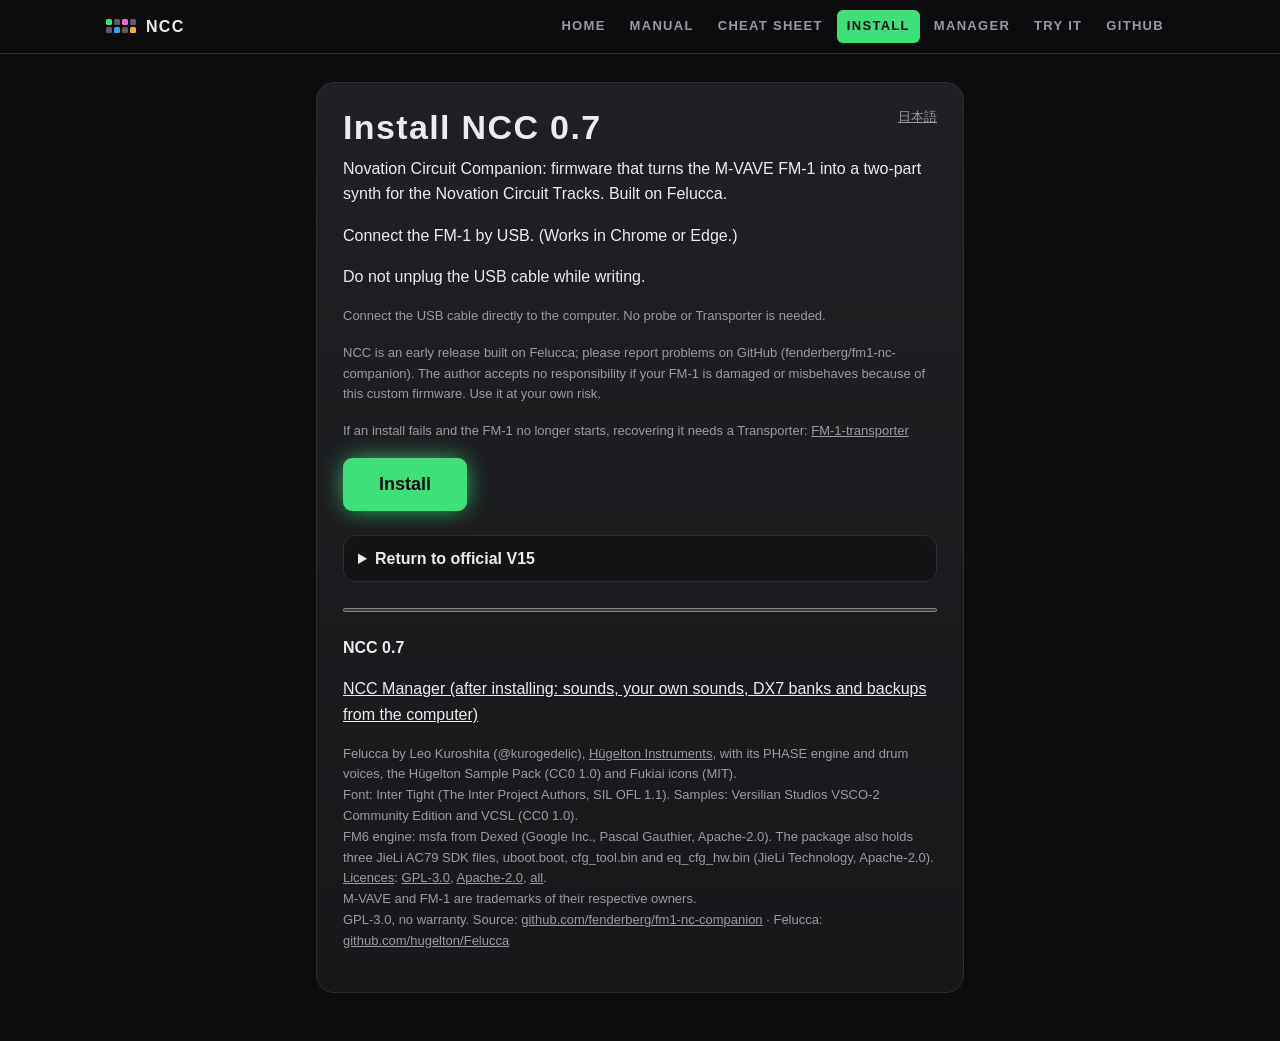
<file: webapp/installer/index.html>
<!doctype html>
<!-- SPDX-License-Identifier: GPL-3.0-only
     Copyright (C) 2026 Leo Kuroshita (@kurogedelic), Hügelton Instruments -->
<html lang="ja">
<head>
<meta charset="utf-8">
<meta name="viewport" content="width=device-width, initial-scale=1">
<title>Install NCC</title>
<style>
  :root { --bg: #fff; --fg: #000; --dim: #777; }
  @media (prefers-color-scheme: dark) {
    :root:not([data-theme="light"]) { --bg: #000; --fg: #fff; --dim: #888; }
  }
  :root[data-theme="dark"] { --bg: #000; --fg: #fff; --dim: #888; }
  body { margin: 0; background: var(--bg); color: var(--fg);
         font: 16px/1.6 -apple-system, BlinkMacSystemFont, "Helvetica Neue", Arial, sans-serif; }
  main { max-width: 520px; margin: 0 auto; padding: 48px 16px; }
  h1 { font-size: 24px; font-weight: 600; margin: 0 0 24px; }
  .lang { float: right; font-size: 13px; color: var(--dim); cursor: pointer; text-decoration: underline; background: none; padding: 0; color: var(--dim); }
  p { margin: 0 0 16px; }
  button { font: inherit; background: var(--fg); color: var(--bg); border: 0; padding: 8px 20px; cursor: pointer; }
  button:disabled { opacity: .3; cursor: default; }
  #status { margin-top: 16px; min-height: 1.6em; }
  .small { color: var(--dim); font-size: 13px; }
  progress { width: 100%; height: 4px; margin-top: 16px; }
  pre { color: var(--dim); font-size: 12px; white-space: pre-wrap; margin-top: 16px; }
</style>
<link rel="stylesheet" href="../../style.css"><style>
  :root, :root[data-theme="dark"], :root:not([data-theme="light"]) { --bg: #0d0d0f; --fg: #ececf0; --dim: #9a9aa6; }
  body { background: #0d0d0f; }
  main { max-width: 680px; padding: 28px 16px 48px; }
  .ncc-card { background: linear-gradient(180deg, #202024, #18181b); border: 1px solid #2c2c31; border-radius: 18px;
              padding: 24px 26px; }
  h1 { font-size: 34px; margin: 0 0 8px; letter-spacing: .04em; }
  a { color: inherit; }
  button { background: #202024; color: #ececf0; border: 1px solid #2c2c31; border-radius: 9px; padding: 8px 18px; }
  button:hover:not(:disabled) { filter: brightness(1.15); }
  #go { background: #3ee07a; color: #08080a; border: 0; font-size: 18px; font-weight: 700; padding: 12px 36px;
        box-shadow: 0 0 24px -4px #3ee07a; }
  .lang { border: 0; background: none; }
  details { background: #141417; border: 1px solid #2c2c31; border-radius: 12px; padding: 10px 14px; }
  summary { cursor: pointer; }
  progress { accent-color: #3ee07a; height: 8px; }
  #status { font-weight: 600; }
</style>
<style>
  html, body { background: #0d0d0f !important; }
  /* the bar as on the site's pages, whatever the app's own header / nav / button rules say */
  header.ncc-nav { display: block; position: sticky; top: 0; margin: 0; padding: 0; border: 0; border-radius: 0;
                   border-bottom: 1px solid #2c2c31; background: rgba(13, 13, 15, .92); color: #ececf0;
                   font: 16px/1.6 -apple-system, BlinkMacSystemFont, "Helvetica Neue", Arial, sans-serif; }
  header.ncc-nav, header.ncc-nav * { box-sizing: border-box; }
  header.ncc-nav .in { max-width: 1100px; margin: 0 auto; padding: 10px 16px; display: flex; align-items: center;
                       justify-content: flex-start; gap: 18px; flex-wrap: wrap; }
  header.ncc-nav nav { display: flex; gap: 4px; margin: 0 0 0 auto; padding: 0; background: none; border: 0; }
</style>
</head>
<body>
<header class="ncc-nav"><div class="in"><a class="brand" href="../../"><i><b></b><b></b><b></b><b></b><b></b><b></b><b></b><b></b></i>NCC</a><nav><a href="../../">Home</a><a href="../../manual/">Manual</a><a href="../../cheatsheet/">Cheat sheet</a><a href="../../webapp/installer/" aria-current=page>Install</a><a href="../../webapp/manager/">Manager</a><a href="../../webapp/try/">Try it</a><a href="https://github.com/fenderberg/fm1-nc-companion">GitHub</a></nav></div></header>

<main>
  <div class="ncc-card">
  <button class="lang" id="lang"></button>
  <h1>Install NCC 0.7</h1>
  <p>Novation Circuit Companion: firmware that turns the M-VAVE FM-1 into a two-part synth for the Novation Circuit Tracks. Built on Felucca.</p>
  <p data-t="intro"></p>
  <p data-t="warn"></p>
  <p class="small" data-t="direct"></p>
  <p class="small" data-t="beta"></p>
  <p class="small"><span data-t="brick"></span>
    <a href="https://github.com/kurogedelic/FM-1-transporter" target="_blank" rel="noopener" style="color:inherit">FM-1-transporter</a></p>
  <p><button id="go" disabled data-t="install"></button></p>
  <details style="margin-top:24px">
    <summary data-t="stockTitle"></summary>
    <p class="small" data-t="back"></p>
    <p class="small"><a href="https://www.m-vave.com/download" target="_blank" rel="noopener" style="color:inherit">M-VAVE Downloads</a></p>
    <p><label><span data-t="stockFile"></span><br><input id="stock-file" type="file" accept=".fwsc"></label></p>
    <p><button id="stock-go" disabled data-t="stockGo"></button></p>
    <p class="small" data-t="stockBackup"></p>
    <p class="small"><label><input id="stock-recovery" type="checkbox"> <span data-t="stockRecovery"></span></label></p>
  </details>
  <progress id="bar" max="100" value="0"></progress>
  <p id="status"></p>
  <pre id="log"></pre>
  <p><a href="../manager/" style="color:inherit" data-t="editor"></a></p>
  <p class="small">Felucca by Leo Kuroshita (@kurogedelic), <a href="https://hugelton.com" target="_blank" rel="noopener" style="color:inherit">Hügelton Instruments</a>, with its PHASE engine and drum voices, the Hügelton Sample Pack (CC0 1.0) and Fukiai icons (MIT).<br>
    Font: Inter Tight (The Inter Project Authors, SIL OFL 1.1). Samples: Versilian Studios VSCO-2 Community Edition and VCSL (CC0 1.0).<br>
    FM6 engine: msfa from Dexed (Google Inc., Pascal Gauthier, Apache-2.0). The package also holds three JieLi AC79 SDK files, uboot.boot, cfg_tool.bin and eq_cfg_hw.bin (JieLi Technology, Apache-2.0). <a href="../../firmware/LICENSING.md" style="color:inherit">Licences</a>: <a href="../../firmware/LICENSE" style="color:inherit">GPL-3.0</a>, <a href="../../firmware/LICENSES/Apache-2.0.txt" style="color:inherit">Apache-2.0</a>, <a href="../../firmware/LICENSES/" style="color:inherit">all</a>.<br>
    M-VAVE and FM-1 are trademarks of their respective owners.<br>
    <span data-t="license"></span> <a href="https://github.com/fenderberg/fm1-nc-companion" target="_blank" rel="noopener" style="color:inherit">github.com/fenderberg/fm1-nc-companion</a> · Felucca: <a href="https://github.com/hugelton/Felucca" target="_blank" rel="noopener" style="color:inherit">github.com/hugelton/Felucca</a></p>
  </div>
</main>
<script type="module">
// SPDX-License-Identifier: GPL-3.0-only
// Copyright (C) 2026 Leo Kuroshita (@kurogedelic), Hügelton Instruments
//
// FM-1 .fwsc packages in the browser: the package identity and the image the
// device reads during an update.

const BLOCKS = 20, BLK = 0x30, KEEP = 0x2F;
const STOCK_V15_SHA256 = "db1642b2b6fa5c2cccb11ffd13878068bb28601678d3644049f99dc40e7edb8a";
const STOCK_APP_SIZE = 0x8DFBC;
const STOCK_V15_SIZE = 699956;

const T = new Uint16Array(256);
for (let i = 0; i < 256; i++) {
  let c = i << 8;
  for (let k = 0; k < 8; k++) c = c & 0x8000 ? (c << 1) ^ 0x1021 : c << 1;
  T[i] = c & 0xFFFF;
}

function crc16(d, crc = 0) {
  for (let i = 0; i < d.length; i++) crc = ((crc << 8) & 0xFFFF) ^ T[((crc >> 8) ^ d[i]) & 0xFF];
  return crc;
}

function enc(buf, off, size, key = 0xFFFF) {
  for (let i = 0; i < size; i++) {
    buf[off + i] ^= key & 0xFF;
    key = ((key * 2) ^ (key & 0x8000 ? 0x1021 : 0)) & 0xFFFF;
  }
}

function sfc(buf, off, size, base, key) {
  for (let i = 0; i < size; i += 32) enc(buf, off + i, Math.min(size - i, 32), key ^ ((off + i - base) >> 2));
}

function chipkeyDecode(d) {
  let sum = 0;
  for (let i = 0; i < 16; i++) sum += d[i];
  sum &= 0xFF;
  sum = sum >= 0xE0 ? 0xAA : sum <= 0x10 ? 0x55 : sum;
  let k = 0;
  for (let i = 0; i < 16; i++) if ((d[16 + i] ^ d[15 - i]) < sum) k |= 1 << i;
  return k;
}

const align32 = (v) => (v + 31) & ~31;
const u16 = (b, o) => b[o] | (b[o + 1] << 8);
const u32 = (b, o) => (b[o] | (b[o + 1] << 8) | (b[o + 2] << 16) | (b[o + 3] << 24)) >>> 0;
function w16(b, o, v) { b[o] = v & 0xFF; b[o + 1] = (v >> 8) & 0xFF; }
function w32(b, o, v) { w16(b, o, v & 0xFFFF); w16(b, o + 2, (v >>> 16) & 0xFFFF); }

class Entry {                                   // JLFS head, 32 bytes
  constructor(raw, off) {
    this.hdrOff = off;
    this.hcrc = u16(raw, off);
    this.dcrc = u16(raw, off + 2);
    this.offset = u32(raw, off + 4);
    this.size = u32(raw, off + 8);
    this.flags = raw[off + 12];
    this.resvd = raw[off + 13];
    this.index = u16(raw, off + 14);
    this.rawName = raw.slice(off + 16, off + 32);
    const z = this.rawName.indexOf(0);
    this.name = String.fromCharCode(...this.rawName.slice(0, z < 0 ? 16 : z));
    if (crc16(raw.subarray(off + 2, off + 32)) !== this.hcrc) throw new Error(`JLFS header CRC mismatch @${off.toString(16)}`);
  }
  packInto(buf) {
    const o = this.hdrOff;
    w16(buf, o + 2, this.dcrc); w32(buf, o + 4, this.offset); w32(buf, o + 8, this.size);
    buf[o + 12] = this.flags; buf[o + 13] = this.resvd; w16(buf, o + 14, this.index);
    buf.set(this.rawName, o + 16);
    this.hcrc = crc16(buf.subarray(o + 2, o + 32));
    w16(buf, o, this.hcrc);
  }
}

class Package {
  constructor(bytes) {
    this.raw = new Uint8Array(bytes);
    this.parseUfw();
    this.flash = this.raw.slice(this.flashFileOff, this.flashFileOff + this.flashSize);
    this.parseFlash();
  }

  get product() { return productOf(this.raw); }

  setProduct(name) {
    if (name.length > BLOCKS) throw new Error("product name too long");
    for (let i = 0; i < BLOCKS; i++) {
      const m = i < name.length ? (name.charCodeAt(i) + i + 1) & 0xFF : 0x7D;
      if (i < name.length && m === 0x7D) throw new Error("product name encodes to the unused marker");
      this.raw[i * BLK + KEEP] = m;
    }
  }

  headerBytes() {
    const h = new Uint8Array(BLOCKS * KEEP);
    for (let i = 0; i < BLOCKS; i++) h.set(this.raw.subarray(i * BLK, i * BLK + KEEP), i * KEEP);
    return h;
  }

  hdrFileOff(i) { return Math.floor(i / KEEP) * BLK + (i % KEEP); }

  parseUfw() {
    const h = this.headerBytes();
    enc(h, 0, 0x40);
    const hcrc = u16(h, 0), lcrc = u16(h, 2), nent = u16(h, 8);
    if (crc16(h.subarray(2, 0x40)) !== hcrc) throw new Error("not an FM-1 .fwsc (UFW header CRC mismatch)");
    this.skew = BLOCKS * BLK - h.length;
    this.ufw = h;
    this.nent = nent;
    const hsize = 0x40 + nent * 0x50;
    if (crc16(h.subarray(0x40, hsize)) !== lcrc) throw new Error("UFW entry list CRC mismatch");
    this.entries = [];
    for (let off = 0x40; off < hsize; off += 0x50) {
      const e = h.slice(off, off + 0x50);
      enc(e, 0, 0x50);
      const z = e.subarray(0x40, 0x50).indexOf(0);
      this.entries.push({ off, type: u16(e, 0), dcrc: u16(e, 4), dataOff: u32(e, 8), size: u32(e, 12),
        name: String.fromCharCode(...e.subarray(0x40, z < 0 ? 0x50 : 0x40 + z)), plain: e });
    }
    const fl = this.entries.find((e) => e.type === 0);
    if (!fl) throw new Error("no flash.bin in the package");
    this.flashEntry = fl;
    this.flashFileOff = fl.dataOff + this.skew;
    this.flashSize = fl.size;
    if (crc16(this.raw.subarray(this.flashFileOff, this.flashFileOff + fl.size)) !== fl.dcrc) throw new Error("flash.bin CRC mismatch");
  }

  parseFlash() {
    const dec = this.flash.slice();
    const h = dec.slice(0, 32);
    enc(h, 0, 32);
    if (crc16(h.subarray(2, 32)) !== u16(h, 0)) throw new Error("flash header CRC mismatch");
    this.chipKey = null; this.appBase = null;
    for (let off = 32; ; off += 32) {
      enc(dec, off, 32);
      const e = new Entry(dec, off);
      if (e.name === "isd_config.ini") {
        const blob = dec.subarray(e.offset, e.offset + 34);
        if (crc16(blob.subarray(0, 32)) === u16(blob, 32)) this.chipKey = chipkeyDecode(blob.subarray(0, 32));
      }
      if (e.flags === 0x81 && e.name === "app_dir_head" && this.appBase === null) this.appBase = e.offset;
      if (e.index) break;
    }
    if (this.chipKey === null || this.appBase === null) throw new Error("chip key or app_dir_head not found");
    const b = this.appBase, k = this.chipKey, end = align32(b + 32);
    sfc(dec, b, end - b, b, k);
    const head = new Entry(dec, b);
    const blkEnd = b + head.size;
    if (blkEnd > end) sfc(dec, end, blkEnd - end, b, k);
    this.sfcEnd = Math.max(end, blkEnd);
    this.cfgLen = 0;
    const probe = this.flash.slice(b, align32(blkEnd) + 32);
    sfc(probe, 0, probe.length, 0, k);
    try {
      const cfg = new Entry(probe, blkEnd - b);
      if (cfg.name === "cfg" && blkEnd + cfg.size <= this.flash.length) this.cfgLen = cfg.size;
    } catch (_) { /* no cfg block */ }
    if (this.cfgLen) {
      const region = this.flash.slice(b, blkEnd + this.cfgLen);
      sfc(region, 0, region.length, 0, k);
      dec.set(region, b);
      this.sfcEnd = blkEnd + this.cfgLen;
    }
    this.head = head;
    this.app = null;
    for (let off = b + 32; ; off += 32) {
      const e = new Entry(dec, off);
      if (e.flags === 0x82 && e.name === "app.bin") this.app = e;
      if (e.index) break;
    }
    if (!this.app) throw new Error("app.bin not found in app area");
    this.appOff = b + this.app.offset;
    this.dec = dec;
  }

  // the new app, padded to the stock size (Felucca never changes the layout)
  setApp(app) {
    if (app.length > this.app.size) throw new Error(`app is ${app.length} B, the slot is ${this.app.size} B`);
    const nw = new Uint8Array(this.app.size).fill(0xFF);
    nw.set(app);
    const a = this.app, h = this.head, b = this.appBase;
    this.dec.set(nw, this.appOff);
    a.dcrc = crc16(nw);
    a.packInto(this.dec);
    h.dcrc = crc16(this.dec.subarray(h.hdrOff + 32, h.hdrOff + h.size));
    h.packInto(this.dec);
    this.sfcEnd = Math.max(align32(b + 32), b + h.size + this.cfgLen);
    const region = this.dec.slice(b, this.sfcEnd);
    sfc(region, 0, region.length, 0, this.chipKey);
    this.flash.set(region, b);
  }

  serialize() {
    const out = this.raw.slice();
    out.set(this.flash, this.flashFileOff);
    const fl = this.flashEntry, e = fl.plain.slice();
    w16(e, 4, crc16(this.flash));
    enc(e, 0, 0x50);
    const h = this.ufw.slice();
    h.set(e, fl.off);
    const hsize = 0x40 + this.nent * 0x50;
    w16(h, 2, crc16(h.subarray(0x40, hsize)));
    w16(h, 0, crc16(h.subarray(2, 0x40)));
    enc(h, 0, 0x40);
    for (let i = 0; i < hsize; i++) out[this.hdrFileOff(i)] = h[i];
    return out;
  }
}

// the package identity ("FM-1_904"): one marker byte after each of the first 20 blocks
function productOf(fwsc) {
  if (fwsc.length < BLOCKS * BLK) throw new Error("not an FM-1 package (too short)");
  let s = "";
  for (let i = 0; i < BLOCKS; i++) {
    const m = fwsc[i * BLK + KEEP];
    if (m !== 0x7D) s += String.fromCharCode((m - i - 1) & 0xFF);
  }
  return s;
}

// the image the device addresses during an update: the .fwsc without the 20 marker bytes
function logicalImage(fwsc) {
  const out = new Uint8Array(fwsc.length - BLOCKS);
  for (let i = 0; i < BLOCKS; i++) out.set(fwsc.subarray(i * BLK, i * BLK + KEEP), i * KEEP);
  out.set(fwsc.subarray(BLOCKS * BLK), BLOCKS * KEEP);
  return out;
}

async function sha256hex(bytes) {
  const d = await crypto.subtle.digest("SHA-256", bytes);
  return [...new Uint8Array(d)].map((x) => x.toString(16).padStart(2, "0")).join("");
}

// Only the user's unmodified official V15 is accepted for a return to stock.
// The digest pins every file, loader and flash layout; filenames are not evidence.
async function validateStockPackage(bytes) {
  if (bytes.length !== STOCK_V15_SIZE || await sha256hex(bytes) !== STOCK_V15_SHA256)
    throw new Error("Select the unmodified official FM-1 V15 file (FM-1.fwsc).");
  const pkg = new Package(bytes);
  if (pkg.product !== "FM-1_015" || pkg.flashFileOff !== 1044 || pkg.flashSize !== 602112 ||
      pkg.appBase !== 16384 || pkg.appOff !== 16672 || pkg.app.size !== STOCK_APP_SIZE ||
      !pkg.entries.some((e) => e.type === 100 && e.name === "ota.bin" && e.size === 19969))
    throw new Error("The official firmware has an unsupported FM-1 layout.");
  return { product: pkg.product, image: logicalImage(bytes), sha256: STOCK_V15_SHA256 };
}

// official V15 + Felucca app -> installable package (Uint8Array)
async function buildFeluccaPackage(stockBytes, appBytes, product) {
  const sha = await sha256hex(stockBytes);
  if (sha !== STOCK_V15_SHA256) throw new Error("this is not the official FM-1 V15 firmware file (FM-1.fwsc)");
  const pkg = new Package(stockBytes);
  pkg.setApp(appBytes);
  pkg.setProduct(product);
  return pkg.serialize();
}

// SPDX-License-Identifier: GPL-3.0-only
// Copyright (C) 2026 Leo Kuroshita (@kurogedelic), Hügelton Instruments
//
// The FM-1 USB-MIDI update protocol over WebMIDI (after tools/fm1_install.py).
// Step 1: the running firmware (official
// or Felucca) reads parts of the package and stages the update loader. Step 2:
// the loader reads the whole image and writes it. Both steps are "the device
// asks, we answer": cmd 0x30 read requests on the logical image.

const HS_QUERY = [0xF0, 0x00, 0x32, 0x45, 0x00, 0x00, 0x00, 0x40, 0x7F, 0xF7];
const UPGRADE = [0xF0, 0x22, 0x24, 0x35, 0x7F, 0xF7];
const MAXDATA = 512;
const sleep = (ms) => new Promise((r) => setTimeout(r, ms));
const IS_OTA = (id) => /^ota-/i.test(id.model);

// errors carry a code the pages translate: notfound, model, stopped, noloader, lost, noreturn,
// mismatch (detail: the identity the device reports), badreq
function fail(code, msg, detail = "") { const e = new Error(msg); e.code = code; e.detail = detail; return e; }

function pack7(data) {
  const out = []; let acc = 0, nb = 0;
  for (const b of data) {
    acc |= b << nb; nb += 8;
    while (nb >= 7) { out.push(acc & 0x7F); acc >>>= 7; nb -= 7; }
  }
  if (nb) out.push(acc & 0x7F);
  return out;
}

function unpack7(s) {
  const out = []; let acc = 0, nb = 0;
  for (const b of s) {
    acc |= (b & 0x7F) << nb; nb += 7;
    while (nb >= 8) { out.push(acc & 0xFF); acc >>>= 8; nb -= 8; }
  }
  return out;
}

function response(addr, data, fl = 0) {
  const len = data.length;
  const body = [0x00, 0x59, 0x30, (len + 8) & 0xFF, ((len + 8) >> 8) & 0xFF, 0, fl,
    addr & 0xFF, (addr >>> 8) & 0xFF, (addr >>> 16) & 0xFF, (addr >>> 24) & 0xFF,
    len & 0xFF, (len >> 8) & 0xFF, 0, ...data];
  let s = 0;
  for (let i = 6; i < body.length; i++) s += body[i];
  body.push(~s & 0xFF);
  return [0xF0, ...pack7(body), 0xF7];
}

function parseRequest(pkt) {
  if (pkt[0] !== 0xF0 || pkt[pkt.length - 1] !== 0xF7) return null;
  const u = unpack7(pkt.slice(1, -1));
  if (u.length !== 15 || u[0] !== 0 || u[1] !== 0x59 || u[2] !== 0x30) return null;
  let s = 0;
  for (let i = 6; i < 14; i++) s += u[i];
  if ((~s & 0xFF) !== u[14]) return null;
  return { fl: u[6], addr: (u[7] | (u[8] << 8) | (u[9] << 16) | (u[10] << 24)) >>> 0, len: u[11] | (u[12] << 8) | (u[13] << 16) };
}

function parseIdentity(pkt) {
  const d = unpack7(pkt.slice(1, -1));
  if (d.length !== 34 || d[0] !== 0 || d[1] !== 0x59 || d[2] !== 0x11) return null;
  const txt = String.fromCharCode(...d.slice(6, 33)).replace(/\0+$/, "");
  const m = /^([^_]+)_(\d+)$/.exec(txt);
  return m ? { text: txt, model: m[1], version: parseInt(m[2], 10) } : null;
}

// one MIDI in/out pair with a SysEx queue
class Link {
  constructor(input, output) {
    this.input = input; this.output = output; this.q = []; this.waiter = null;
    input.onmidimessage = (ev) => {
      if (ev.data[0] !== 0xF0) return;
      this.q.push(Array.from(ev.data));
      if (this.waiter) { const w = this.waiter; this.waiter = null; w(); }
    };
  }
  get lost() { return this.input.state === "disconnected" || this.output.state === "disconnected"; }
  // false when the port is gone (unplugged): WebMIDI throws on a disconnected output
  send(bytes) {
    try { this.output.send(bytes); return true; } catch (_) { return false; }
  }
  drain() { this.q.length = 0; }
  async read(ms) {
    if (!this.q.length) {
      let tm;
      await Promise.race([new Promise((r) => { this.waiter = r; }), new Promise((r) => { tm = setTimeout(r, ms); })]);
      clearTimeout(tm);
      this.waiter = null;
    }
    return this.q.shift() || null;
  }
  close() { this.input.onmidimessage = null; }
}

async function handshake(link, tries = 3) {
  link.drain();
  for (let t = 0; t < tries; t++) {
    if (!link.send(HS_QUERY)) return null;
    const end = Date.now() + 1000;
    while (Date.now() < end) {
      const p = await link.read(end - Date.now());
      if (!p) break;
      const id = parseIdentity(p);
      if (id) return id;
    }
  }
  return null;
}

class Updater {
  constructor(access, log) {
    this.access = access;
    this.log = log || (() => {});
  }

  // every in/out pair with the same port name that answers the handshake
  async find(filter) {
    const outs = [...this.access.outputs.values()];
    for (const input of this.access.inputs.values()) {
      if (input.state === "disconnected") continue;
      if (!/fm-1|felucca|ota|composite|sinco|usb-midi/i.test(input.name || "")) continue;   // never probe other gear
      const output = outs.find((o) => o.name === input.name && o.state !== "disconnected");
      if (!output) continue;
      try { await input.open(); await output.open(); } catch (_) { continue; }
      const link = new Link(input, output);
      const id = await handshake(link, 2);
      if (id && (!filter || filter(id))) return { link, id, name: input.name };
      link.close();
    }
    return null;
  }

  async waitFor(filter, ms) {
    const end = Date.now() + ms;
    while (Date.now() < end) {
      const dev = await this.find(filter);
      if (dev) return dev;
      await sleep(1000);
    }
    return null;
  }

  // serve read requests until the device asks for one of the finish addresses; stops early
  // when the port disappears (lost: true) instead of waiting out idleMs
  async serve(link, image, finishAddr, idleMs, onProgress) {
    let served = 0, last = Date.now();
    for (;;) {
      const pkt = await link.read(1000);
      if (!pkt) {
        if (link.lost) return { served, finished: false, lost: true };
        if (Date.now() - last > idleMs) return { served, finished: false };
        continue;
      }
      const r = parseRequest(pkt);
      if (!r) continue;
      last = Date.now();
      if (r.addr === 0xE0000000 || r.addr === 0xF0000000) {
        link.send(response(r.addr, [...new TextEncoder().encode("success"), 0]));
        if (r.addr === finishAddr) return { served, finished: true };
        continue;
      }
      if (r.len > MAXDATA || r.addr + r.len > image.length) throw fail("badreq", `bad request ${r.addr.toString(16)}+${r.len}`);
      await sleep(10);
      if (!link.send(response(r.addr, Array.from(image.subarray(r.addr, r.addr + r.len)), r.fl))) {
        return { served, finished: false, lost: true };
      }
      served++;
      if (onProgress) onProgress(served, r.addr);
    }
  }

  // full install: running firmware -> loader -> new firmware
  async install(image, product, onStep) {
    const step = onStep || (() => {});
    const dev = await this.find((id) => !IS_OTA(id));
    if (!dev) throw fail("notfound", "FM-1 not found (USB cable, and no other app using it?)");
    const [model] = product.split("_");
    if (dev.id.model !== model) { dev.link.close(); throw fail("model", `the device is ${dev.id.text}, the package is for ${product}`); }
    step("start", dev.id.text);
    dev.link.send(UPGRADE);
    await sleep(2000);
    const s1 = await this.serve(dev.link, image, 0xE0000000, 8000, (n) => step("verify", n));
    dev.link.close();
    if (!s1.finished) throw fail(s1.lost ? "lost" : "stopped", `the device ${s1.lost ? "was disconnected" : "stopped"} after ${s1.served} requests: nothing was written`);
    step("loader");
    await sleep(3000);
    const ota = await this.waitFor((id) => id.model === "ota-" + model, 30000);
    if (!ota) throw fail("noloader", "the update loader did not appear. Replug the USB cable and press Install again: the device stays in update mode until it is finished.");
    const s2 = await this.write(ota, image, step);
    if (!s2.finished) throw fail(s2.lost ? "lost" : "stopped", `the loader ${s2.lost ? "was disconnected" : "stopped"} after ${s2.served} requests. Replug and press Install again to resume.`);
    step("reboot");
    await sleep(3000);
    const back = await this.waitFor((id) => !IS_OTA(id), 40000);
    if (!back) throw fail("noreturn", "the device did not come back: power-cycle it");
    back.link.close();
    if (back.id.text !== product) throw fail("mismatch", `installed, but the device reports ${back.id.text}`, back.id.text);
    step("done", back.id.text);
    return back.id.text;
  }

  // step 2 with the loader found by find()/waitFor()
  async write(ota, image, step) {
    ota.link.send(UPGRADE);
    await sleep(2000);
    const s2 = await this.serve(ota.link, image, 0xF0000000, 180000, (n) => step("write", n));
    ota.link.close();
    return s2;
  }

  // resume: the device is already in update mode (loader) -> true when the write finished
  async resume(image, onStep, product = null) {
    const model = product && product.split("_")[0];
    const ota = await this.find((id) => model ? id.model === "ota-" + model : IS_OTA(id));
    if (!ota) return false;
    const step = onStep || (() => {});
    const result = await this.write(ota, image, step);
    if (!result.finished) return false;
    if (product) {
      step("reboot");
      await sleep(3000);
      const back = await this.waitFor((id) => id.model === model, 40000);
      if (!back) throw fail("noreturn", "The FM-1 did not return after resuming the write.");
      back.link.close();
      if (back.id.text !== product) throw fail("mismatch", "The FM-1 reports a different firmware after resuming.", back.id.text);
      step("done", back.id.text);
    }
    return true;
  }
}

// SPDX-License-Identifier: GPL-3.0-only
// Copyright (C) 2026 Leo Kuroshita (@kurogedelic), Hügelton Instruments
// Local, complete musical archives. Requests name whitelisted objects, never flash addresses.
// 8: the FM6 patch bank of 1.0..1.0.2 (listed empty since 1.0.3: a restore of an older archive's bank moves its patches
// into the user presets restored before it); 9: the user presets' FM6 patches (1.0.3)
const BACKUP_IDS = [0, 1, 2, 3, 4, 5, 6, 7, 8, 9, 32, 33, 34];
const BACKUP_IDS_V2 = BACKUP_IDS.filter((id) => id !== 9);              // 1.0..1.0.2, and their archives
const BACKUP_IDS_V1 = BACKUP_IDS_V2.filter((id) => id !== 8);           // firmware before FM6, and its archives
const idsOf = (n) => [BACKUP_IDS, BACKUP_IDS_V2, BACKUP_IDS_V1].find((ids) => ids.length === n) || null;
const BACKUP_CMD = { LIST: 65, GET: 66, PUT: 67 };
const BACKUP_CHUNK = 256;
const bkU32 = (n) => Array.from({ length: 5 }, (_, i) => (n >>> (i * 7)) & (i === 4 ? 15 : 127));
const bkR32 = (a, off = 0) => {
  if (a.length < off + 5 || a[off + 4] > 15) throw new Error("Invalid archive number");
  return (a[off] | a[off + 1] << 7 | a[off + 2] << 14 | a[off + 3] << 21 | a[off + 4] << 28) >>> 0;
};
function bkPack(bytes) {
  const a = [];
  for (let off = 0; off < bytes.length; off += 7) {
    const chunk = bytes.subarray(off, off + 7);
    a.push(chunk.reduce((m, b, i) => m | (b >>> 7) << i, 0), ...chunk.map((b) => b & 127));
  }
  return a;
}
function bkUnpack(a, size) {
  const out = new Uint8Array(size); let i = 0, j = 0;
  while (j < size) {
    const n = Math.min(7, size - j), mask = a[i++];
    if (mask == null || mask >>> n) throw new Error("Invalid archive bytes");
    for (let k = 0; k < n; k++) {
      if (a[i] == null || a[i] > 127) throw new Error("Short archive chunk");
      out[j++] = a[i++] | (mask >>> k & 1) << 7;
    }
  }
  if (i !== a.length) throw new Error("Trailing archive bytes");
  return out;
}
function bkCrc(bytes) {
  let c = 0xffffffff;
  for (const b of bytes) {
    c ^= b;
    for (let k = 0; k < 8; k++) c = c >>> 1 ^ (c & 1 ? 0xedb88320 : 0);
  }
  return (~c) >>> 0;
}
function bkCheck(rc) {
  if (rc) throw new Error(({ 1: "Invalid archive object", 2: "Archive data failed validation", 3: "Stop playback first", 4: "Flash write failed", 5: "Start a fresh backup" })[rc] || `Archive error ${rc}`);
}
function bkManifest(a) {
  if (a[0] !== 1) throw new Error("Unsupported archive protocol");
  bkCheck(a[1]);
  const ids = idsOf(a[2]);
  if (!ids || a.length !== 3 + a[2] * 11) throw new Error("Incomplete archive manifest");
  return ids.map((id, i) => {
    const p = 3 + i * 11;
    if (a[p] !== id) throw new Error("Unexpected archive object");
    const size = bkR32(a, p + 1), crc = bkR32(a, p + 6);
    if (size > (id >= 32 ? 81920 : 3840) || (!size && crc)) throw new Error("Archive object too large");
    return { id, size, crc };
  });
}
const bkBase64 = (bytes) => { let s = ""; for (const b of bytes) s += String.fromCharCode(b); return btoa(s); };
function readBackup(file) {
  if (typeof file === "string") file = JSON.parse(file);
  const ids = file && Array.isArray(file.objects) ? idsOf(file.objects.length) : null;
  if (!file || file.format !== "felucca-backup" || file.version !== 1 || !ids)
    throw new Error("Not a complete Felucca backup");
  const objects = file.objects.map((o, i) => {
    if (!o || o.id !== ids[i] || !Number.isInteger(o.size) || o.size < 0 || o.size > (o.id >= 32 ? 81920 : 3840) ||
        !Number.isInteger(o.crc) || o.crc < 0 || o.crc > 0xffffffff || typeof o.data !== "string" ||
        o.data.length !== 4 * Math.ceil(o.size / 3) || !/^(?:[A-Za-z0-9+/]{4})*(?:[A-Za-z0-9+/]{2}==|[A-Za-z0-9+/]{3}=)?$/.test(o.data))
      throw new Error("Invalid backup object");
    const bytes = Uint8Array.from(atob(o.data), (c) => c.charCodeAt(0));
    if (bytes.length !== o.size || bkCrc(bytes) !== o.crc) throw new Error("Backup checksum mismatch");
    if (o.id >= 32 && o.size) {
      if (o.size < 512) throw new Error("Short sample backup");
      const view = new DataView(bytes.buffer), length = view.getUint32(16, true), count = bytes[6];
      if (view.getUint32(0, true) !== 0x504d5346 || view.getUint16(4, true) !== 1 || !count || count > 16 ||
          length !== o.size - 512 || bkCrc(bytes.subarray(512)) !== view.getUint32(20, true)) throw new Error("Invalid sample backup");
      for (let z = 0; z < count; z++) {
        const off = 32 + z * 28, start = view.getUint32(off,true), n = view.getUint32(off+4,true),
          ls = view.getUint32(off+8,true), le = view.getUint32(off+12,true), rate = view.getUint32(off+16,true);
        if (!n || start > length || Math.ceil(n/2) > length - start || n > 163840 || ls > le || le >= n ||
            !rate || rate > 262144 || bytes[off+24] > 88 || bytes[off+25] > bytes[off+26]) throw new Error("Invalid sample zone");
      }
    }
    return { ...o, bytes };
  });
  if (!objects[0].size || !objects[1].size) throw new Error("Backup is missing the current music or settings");
  return { ...file, objects };
}
async function captureBackup(request, firmware, onProgress = () => {}) {
  const manifest = bkManifest(await request([BACKUP_CMD.LIST, []], { timeout: 3000, retries: 0 }));
  const objects = [], total = manifest.reduce((n, o) => n + o.size, 0); let done = 0;
  for (const o of manifest) {
    const bytes = new Uint8Array(o.size);
    for (let off = 0; off < o.size; off += BACKUP_CHUNK) {
      const size = Math.min(BACKUP_CHUNK, o.size - off);
      const a = await request([BACKUP_CMD.GET, [o.id, ...bkU32(off), size & 127, size >>> 7]], { timeout: 1000, retries: 1 });
      bkCheck(a[1]);
      if (a[0] !== o.id || bkR32(a, 2) !== off || (a[7] | a[8] << 7) !== size) throw new Error("Unexpected backup reply");
      bytes.set(bkUnpack(a.slice(9), size), off);
      done += size; onProgress(done, total);
    }
    if (bkCrc(bytes) !== o.crc) throw new Error("The device changed during backup. Try again while stopped.");
    objects.push({ ...o, data: bkBase64(bytes) });
  }
  const file = { format: "felucca-backup", version: 1, firmware, created: new Date().toISOString(), objects };
  readBackup(file); return file;
}
async function restoreBackup(request, file, onProgress = () => {}) {
  const archive = readBackup(file); // Validate every byte before the first destructive request.
  const total = archive.objects.reduce((n, o) => n + o.size, 0); let done = 0;
  const ask = async (r, o = {}) => request(r, { timeout: 4000, retries: 0, ...o });
  const put = async (args) => { const a = await ask([BACKUP_CMD.PUT, args]); bkCheck(a[2]); return a; };
  // Restore live music last. Other objects commit individually; a disconnect can leave a partial restore.
  for (const o of [...archive.objects.slice(2), archive.objects[1], archive.objects[0]]) {
    if (o.id >= 32) {
      const slot = o.id - 32;
      const check = (a) => { if (a[0] !== slot) throw new Error("Unexpected sample reply"); bkCheck(a.at(-1)); };
      if (!o.size) check(await ask([14, [slot]]));
      else {
        if (o.size < 512) throw new Error("Short sample backup");
        check(await ask([11, [slot]]));
        for (let off = 512; off < o.size; off += BACKUP_CHUNK) {
          const chunk = o.bytes.subarray(off, off + BACKUP_CHUNK);
          check(await ask([12, [slot, off & 127, off >>> 7 & 127, off >>> 14 & 127, ...bkPack(chunk)]]));
          done += chunk.length; onProgress(done, total);
        }
        check(await ask([13, [slot, ...bkPack(o.bytes.subarray(0, 480))]]));
        done += 512; onProgress(done, total);
      }
    } else {
      if (o.id === 9) {                    // firmware before 1.0.3 does not take id 9 (rc 1 at begin, nothing written): skip it
        const a = await ask([BACKUP_CMD.PUT, [0, o.id, ...bkU32(o.size), ...bkU32(o.crc)]]);
        if (a[2] === 1) { done += o.size; onProgress(done, total); continue; }
        bkCheck(a[2]);
      } else await put([0, o.id, ...bkU32(o.size), ...bkU32(o.crc)]);
      try {
        for (let off = 0; off < o.size; off += BACKUP_CHUNK) {
          const chunk = o.bytes.subarray(off, off + BACKUP_CHUNK);
          await put([1, o.id, ...bkU32(off), ...bkPack(chunk)]);
          done += chunk.length; onProgress(done, total);
        }
        await put([2, o.id]);
      } catch (e) { await put([3, o.id]).catch(() => {}); throw e; }
    }
  }
  return archive;
}

// Installer connection: no editor page or watcher owns this input simultaneously.
class BackupConnection {
  constructor(input, output) {
    this.input = input; this.output = output; this.pending = null;
    input.onmidimessage = (e) => {
      const d = e.data;
      if (d.length < 6 || d[0] !== 240 || d[1] !== 125 || d[2] !== 70 || d[3] !== 76 || d.at(-1) !== 247) return;
      if (this.pending?.cmd === d[4]) { const p = this.pending; this.pending = null; clearTimeout(p.timer); p.resolve(Array.from(d.slice(5, -1))); }
    };
  }
  async request([cmd, args], opt = {}) {
    if (this.pending || this.closed || this.input.state === "disconnected" || this.output.state === "disconnected") throw new Error("Backup connection closed or busy");
    return new Promise((resolve, reject) => {
      const timer = setTimeout(() => { this.pending = null; reject(new Error("Backup timed out. Keep the FM-1 connected and stopped.")); }, opt.timeout || 1200);
      this.pending = { cmd, timer, resolve, reject };
      try { this.output.send([240, 125, 70, 76, cmd, ...args, 247]); }
      catch (e) { clearTimeout(timer); this.pending = null; reject(e); }
    });
  }
  close() {
    this.closed = true; this.input.onmidimessage = null;
    if (this.pending) { const p = this.pending; this.pending = null; clearTimeout(p.timer); p.reject(new Error("Backup connection closed")); }
  }
}

const $ = (id) => document.getElementById(id);
const TEXT = {
  ja: {
    intro: "FM-1 を USB で接続してください。（Chrome か Edge で使えます）",
    warn: "書き込み中は USB を抜かないでください。",
    install: "インストール", other: "English",
    editor: "エディタ（インストール後、パソコンから音色やシーケンスを編集）",
    direct: "USB ケーブルはパソコンに直接つないでください。Probe や Transporter などの機材は不要です。",
    brick: "万一インストールに失敗して起動しなくなった場合は、復旧に Transporter が必要です:",
    beta: "Felucca 1.0 は実地テスト版です。不具合は GitHub で知らせてください。このカスタムファームウェアを使ったことで FM-1 が壊れたり不具合が起きたりしても、作者は一切の責任を負いません。自己責任でお使いください。",
    back: "M-VAVEから公式FM-1 V15を取得し、未変更のFM-1.fwscを選んでください。ファイルはこのブラウザ内で検証し、サーバーへ送りません。",
    stockTitle: "公式V15に戻す", stockFile: "公式FM-1.fwsc", stockGo: "バックアップして公式V15へ戻す",
    stockBackup: "現在の曲・保存曲・音色バンク・サンプル・設定を先に保存します。全体バックアップ非対応版は、Feluccaを更新してから行ってください。復元はFeluccaを再インストールしてエディタから行います。",
    stockRecovery: "更新中断の再開：全体バックアップはすでにパソコンへ保存済み",
    stockValid: "公式V15を確認しました", stockConfirm: "全体バックアップファイルをパソコンに保存できましたか？ 続けると公式V15へ戻します。Feluccaの曲は公式V15では開けません。",
    stockNeedBackup: "書き込みモードからはバックアップできません。保存済みバックアップがある場合だけ、更新中断の再開にチェックしてください。",
    stockUnsupported: "このFeluccaは全体バックアップに未対応です。先に最新版をインストールしてください。",
    backup: "全体バックアップ保存中 ", stockError: "公式ファイルを確認できません: ",
    nomidi: "このブラウザでは使えません。Chrome か Edge で開いてください。", loadfail: "読み込めませんでした: ",
    start: "開始します", verify: "確認中", loader: "書き込みモードに切り替え中", write: "書き込み中",
    reboot: "再起動中", done: "完了しました", stopped: "途中で止まりました。USB を挿し直してもう一度押してください。",
    error: "エラー: ",
    denied: "MIDI（SysEx）の使用が許可されませんでした。アドレスバーのサイト設定で MIDI を許可して、もう一度押してください。",
    notfound: "FM-1 が見つかりません。USB ケーブル（データ通信用か）を確かめ、MIDI を使う他のアプリを閉じてから、もう一度押してください。",
    model: "接続されている機器は FM-1 ではありません。",
    lost: "USB の接続が切れました。挿し直してもう一度押してください。",
    noloader: "書き込みモードの FM-1 が見つかりません。USB を挿し直してもう一度押してください（終わるまで書き込みモードのままです）。",
    noreturn: "FM-1 が戻ってきません。電源を入れ直してください。",
    mismatch: "書き込みは終わりましたが、FM-1 が別のバージョンを報告しています: ",
    badpkg: "インストールするファイルが壊れています。ページを再読み込みしてください。",
    leave: "書き込み中です。ページを閉じないでください。",
    license: "GPL-3.0、無保証。ソース:",
  },
  en: {
    intro: "Connect the FM-1 by USB. (Works in Chrome or Edge.)",
    warn: "Do not unplug the USB cable while writing.",
    install: "Install", other: "日本語",
    editor: "NCC Manager (after installing: sounds, your own sounds, DX7 banks and backups from the computer)",
    direct: "Connect the USB cable directly to the computer. No probe or Transporter is needed.",
    brick: "If an install fails and the FM-1 no longer starts, recovering it needs a Transporter:",
    beta: "NCC is an early release built on Felucca; please report problems on GitHub (fenderberg/fm1-nc-companion). The author accepts no responsibility if your FM-1 is damaged or misbehaves because of this custom firmware. Use it at your own risk.",
    back: "Get official FM-1 V15 from M-VAVE and select the unmodified FM-1.fwsc. The browser validates it locally; it is not sent to a server.",
    stockTitle: "Return to official V15", stockFile: "Official FM-1.fwsc", stockGo: "Back up and return to official V15",
    stockBackup: "Current music, saved music, sound banks, samples and settings are saved first. Older firmware needs an NCC update for complete backups. To restore an archive later, reinstall NCC and use the NCC Manager.",
    stockRecovery: "Resume an interrupted update: I already saved a complete backup to this computer",
    stockValid: "Official V15 verified", stockConfirm: "Has the complete backup file been saved to this computer? Continue to return to official V15. Official V15 cannot open NCC's music.",
    stockNeedBackup: "An update loader cannot export a backup. Only select resume if you already saved a complete backup.",
    stockUnsupported: "This firmware does not support complete backups. Install the current NCC first.",
    backup: "Saving complete backup ", stockError: "Cannot validate official firmware: ",
    nomidi: "This browser cannot do it. Open the page in Chrome or Edge.", loadfail: "Could not load: ",
    start: "Starting", verify: "Verifying", loader: "Switching to update mode", write: "Writing",
    reboot: "Restarting", done: "Done", stopped: "Stopped. Replug the USB cable and press Install again.",
    error: "Error: ",
    denied: "MIDI (SysEx) access was not allowed. Allow MIDI in the site settings (address bar) and press Install again.",
    notfound: "FM-1 not found. Check the USB cable (a data cable), close other apps that use MIDI, and press Install again.",
    model: "The connected device is not an FM-1.",
    lost: "The USB connection was lost. Replug it and press Install again.",
    noloader: "The FM-1 in update mode was not found. Replug the USB cable and press Install again (it stays in update mode until it is finished).",
    noreturn: "The FM-1 did not come back. Power-cycle it.",
    mismatch: "Written, but the FM-1 reports another version: ",
    badpkg: "The file to install is damaged. Reload the page.",
    leave: "Writing. Do not close the page.",
    license: "GPL-3.0, no warranty. Source:",
  },
};
let lang = (navigator.language || "en").toLowerCase().startsWith("ja") ? "ja" : "en";
const t = (k) => TEXT[lang][k];
let lastKey = null, lastArg = "";
function applyLang() {
  document.documentElement.lang = lang;
  document.querySelectorAll("[data-t]").forEach((e) => { e.textContent = t(e.dataset.t); });
  $("lang").textContent = t("other");
  if (lastKey) $("status").textContent = t(lastKey) + lastArg;
}
$("lang").addEventListener("click", () => { lang = lang === "ja" ? "en" : "ja"; applyLang(); });
applyLang();
const sayK = (k, arg = "") => { lastKey = k; lastArg = arg; $("status").textContent = t(k) + arg; };
const say = (txt) => { lastKey = null; $("status").textContent = txt; };
const log = (t) => { $("log").textContent += t + "\n"; };
let image = null;
const meta = {"version": "0.7", "product": "FM-1_707", "pkg": "../../firmware/ncc-0.7.fwsc"};

let writing = false, stock = null, stockFileEpoch = 0;
const lockInstaller = (on) => { writing = on; $("go").disabled = on || !image; $("stock-go").disabled = on || !stock; $("stock-file").disabled = on; $("stock-recovery").disabled = on; };
window.addEventListener("beforeunload", (e) => { if (writing) { e.preventDefault(); e.returnValue = t("leave"); } });

(async () => {
  if (!navigator.requestMIDIAccess) { sayK("nomidi"); return; }
  try {
    const r = await fetch(meta.pkg);
    if (!r.ok) throw new Error(`${meta.pkg}: HTTP ${r.status}`);
    const pkg = new Uint8Array(await r.arrayBuffer());
    if (productOf(pkg) !== meta.product) { sayK("badpkg"); return; }
    image = logicalImage(pkg);
    say(`NCC ${meta.version}`);
    $("go").disabled = false;
  } catch (e) { sayK("loadfail", e.message); }
})();

$("go").addEventListener("click", async () => {
  if (writing) return;
  lockInstaller(true);
  let midi;
  try { midi = await navigator.requestMIDIAccess({ sysex: true }); }
  catch (e) { sayK("denied"); lockInstaller(false); return; }
  try {
    const up = new Updater(midi, log);
    const total = 74 + 1167;
    const step = (k, a) => {
      log(`${k} ${a ?? ""}`);
      if (k === "start") sayK("start");
      if (k === "verify") { sayK("verify"); $("bar").value = (a / total) * 100; }
      if (k === "loader") sayK("loader");
      if (k === "write") { sayK("write"); $("bar").value = ((74 + a) / total) * 100; }
      if (k === "reboot") sayK("reboot");
      if (k === "done") { $("bar").value = 100; sayK("done"); }
    };
    const ota = await up.find((id) => /^ota-/i.test(id.model));
    if (ota) {
      ota.link.close();
      sayK((await up.resume(image, step, meta.product)) ? "done" : "stopped");
    } else {
      await up.install(image, meta.product, step);
    }
  } catch (e) {
    if (e && e.code && TEXT[lang][e.code]) sayK(e.code, e.detail || "");
    else sayK("error", e && e.message);
    log(String(e && e.stack || e));
  }
  lockInstaller(false);
});

$("stock-file").addEventListener("change", async () => {
  const epoch = ++stockFileEpoch, file = $("stock-file").files[0]; stock = null; lockInstaller(false);
  if (!file) return;
  try {
    if (file.size !== STOCK_V15_SIZE) throw new Error("FM-1 V15 / FM-1.fwsc");
    const verified = await validateStockPackage(new Uint8Array(await file.arrayBuffer()));
    if (epoch !== stockFileEpoch) return;
    stock = verified; sayK("stockValid"); lockInstaller(false);
  } catch (e) { if (epoch === stockFileEpoch) sayK("stockError", e.message); }
});
function saveArchive(archive) {
  const url = URL.createObjectURL(new Blob([JSON.stringify(archive)], {type:"application/json"}));
  const a = document.createElement("a"); a.href = url; a.download = `NCC-backup-${new Date().toISOString().slice(0,10)}.json`;
  document.body.append(a); a.click(); a.remove(); setTimeout(() => URL.revokeObjectURL(url), 1000);
}
function archiveInfo(a) {
  let pos = a.indexOf(0); if (pos < 0) throw new Error("Invalid INFO");
  const version = String.fromCharCode(...a.slice(0,pos)); pos++;
  const engines = a[pos]; pos += 5;
  for (let i = 0; i < engines; i++) { const end = a.indexOf(0,pos); if (end < 0) throw new Error("Invalid INFO"); pos = end + 1; }
  const ext = a.slice(pos + 1);
  const supported = /^FELUCCA /i.test(version) && ext[0] === 16 && ext[1] === 0x55 && ext[2] === 1 &&
    ext[4] === 0x4d && ext[5] === 1 && ext[8] === 0x42 && ext[9] === 1 && (ext[10] & 1);
  return {version,supported};
}
$("stock-go").addEventListener("click", async () => {
  if (!stock || writing) return;
  const selected = stock; lockInstaller(true);
  let link = null;
  try {
    let midi;
    try { midi = await navigator.requestMIDIAccess({sysex:true}); } catch (e) { sayK("denied"); return; }
    const up = new Updater(midi, log);
    const step = (k, n) => { log(`${k} ${n ?? ""}`); if (["start","verify","loader","write","reboot","done"].includes(k)) sayK(k); if (k === "done") $("bar").value = 100; };
    const loader = await up.find(id => id.model === "ota-FM-1");
    if (loader) {
      loader.link.close();
      if (!$("stock-recovery").checked) { sayK("stockNeedBackup"); return; }
      if (!confirm(t("stockConfirm"))) return;
      sayK(await up.resume(selected.image, step, selected.product) ? "done" : "stopped");
    } else {
      const device = await up.find(id => id.model === "FM-1");
      if (!device) { sayK("notfound"); return; }
      const input = device.link.input, output = device.link.output; device.link.close();
      link = new BackupConnection(input, output);
      const info = archiveInfo(await link.request([1,[]]));
      if (!info.supported) { sayK("stockUnsupported"); return; }
      const archive = await captureBackup((r,o) => link.request(r,o), info.version,
        (done,total) => sayK("backup", `${Math.round(done / Math.max(1,total) * 100)}%`));
      saveArchive(archive); link.close(); link = null;
      if (!confirm(t("stockConfirm"))) return;
      await up.install(selected.image, selected.product, step);
    }
  } catch (e) {
    if (e.code && TEXT[lang][e.code]) sayK(e.code,e.detail || ""); else sayK("error",e.message);
    log(String(e.stack || e));
  } finally { if (link) link.close(); lockInstaller(false); }
});
</script>
</body>
</html>
</file>
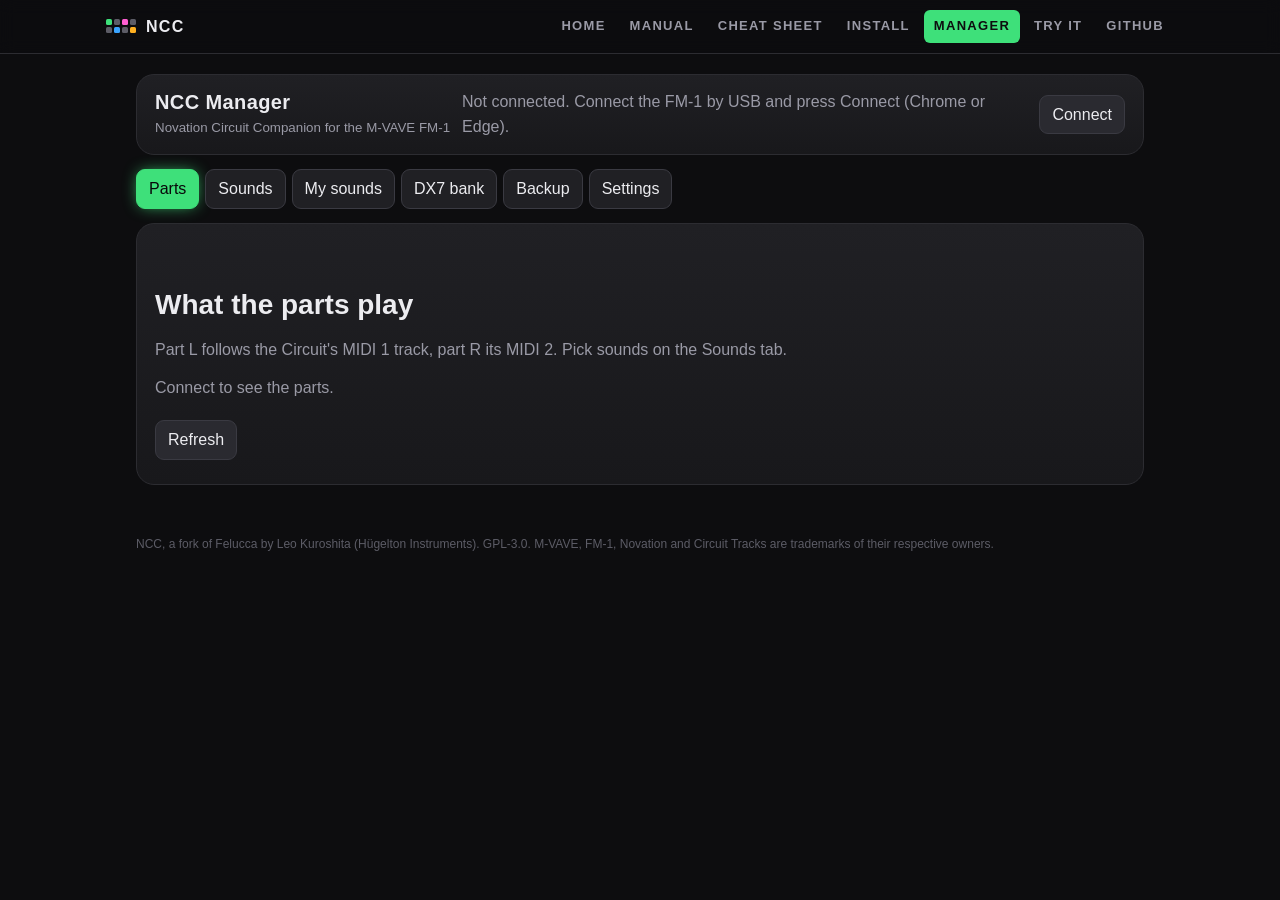
<file: webapp/manager/index.html>
<!doctype html>
<!-- SPDX-License-Identifier: GPL-3.0-only -->
<!-- NC: the NCC Manager: NCC's sounds, the user's sounds, DX7 banks, drum loops, backups and settings, over USB-MIDI
     (Web MIDI with SysEx: Chrome or Edge, from localhost or https). tools/ncc_manager.sh builds and serves it; the
     protocol code is Felucca editor's own (web/editor.html PROTO-BEGIN..END, copied in as proto.js by the script),
     NCC's commands 96..100 are firmware/src/editor_ncc.c. ?mock=1: a simulated FM-1 with NCC, no device needed. -->
<html lang="en">
<head>
<meta charset="utf-8">
<meta name="viewport" content="width=device-width, initial-scale=1">
<title>NCC Manager</title>
<style>
:root { --bg: #cbbbe0; --panel: #6a4c9c; --tray: #523a7e; --card: #7c5fae; --edge: #e39ad8; --text: #fdf0ff;
        --dim: #d9c8ee; --ink: #2a1d40; --l: #4aa3ff; --r: #ff6fb5; --ok: #5fe08a; --warn: #ffcf5a; --bad: #ff6b6b;
        color-scheme: light; }
* { box-sizing: border-box; }
html, body { margin: 0; background: var(--bg); color: var(--ink);
             font: 14px/1.5 -apple-system, BlinkMacSystemFont, "Helvetica Neue", Arial, sans-serif; }
main { max-width: 1040px; margin: 0 auto; padding: 20px 16px 40px; }
header { display: flex; flex-wrap: wrap; gap: 12px; align-items: center; justify-content: space-between;
         background: var(--panel); color: var(--text); border-radius: 18px; padding: 14px 18px; }
header h1 { margin: 0; font-size: 20px; letter-spacing: .02em; }
header small { color: var(--dim); }
#status { flex: 1 1 260px; color: var(--dim); }
button { font: inherit; border: 1px solid var(--edge); background: var(--card); color: var(--text); border-radius: 9px;
         padding: 6px 12px; cursor: pointer; }
button:hover:not(:disabled) { filter: brightness(1.12); }
button:disabled { opacity: .45; cursor: default; }
button.l { background: var(--l); border-color: var(--l); color: #06203d; }
button.r { background: var(--r); border-color: var(--r); color: #3d0623; }
button.danger { border-color: var(--bad); }
nav { display: flex; flex-wrap: wrap; gap: 6px; margin: 14px 0; }
nav button { background: var(--tray); }
nav button[aria-selected="true"] { background: var(--edge); color: var(--ink); }
section { background: var(--panel); color: var(--text); border-radius: 18px; padding: 16px 18px; }
section[hidden] { display: none; }
h2 { margin: 0 0 10px; font-size: 17px; }
p.hint { color: var(--dim); margin: 0 0 12px; }
.parts { display: grid; grid-template-columns: repeat(auto-fit, minmax(260px, 1fr)); gap: 12px; }
.part { background: var(--tray); border-radius: 14px; padding: 12px 14px; border: 2px solid var(--l); }
.part.R { border-color: var(--r); }
.part .tag { font-weight: 700; }
.part .name { font-size: 22px; font-weight: 700; margin: 4px 0; }
.chips { display: flex; flex-wrap: wrap; gap: 6px; margin: 0 0 8px; }
.chips button { padding: 3px 10px; background: var(--tray); }
.chips button[aria-pressed="true"] { background: var(--edge); color: var(--ink); }
input[type=search], input[type=text], input[type=number], select { font: inherit; border: 1px solid var(--edge);
  background: var(--tray); color: var(--text); border-radius: 8px; padding: 5px 8px; }
table { width: 100%; border-collapse: collapse; }
td, th { text-align: left; padding: 5px 6px; border-bottom: 1px solid rgba(255,255,255,.12); }
th { color: var(--dim); font-weight: 600; }
td.act { white-space: nowrap; text-align: right; }
td.act button { padding: 2px 9px; }
.list { max-height: 520px; overflow: auto; background: var(--tray); border-radius: 12px; padding: 4px 8px; }
.row { display: flex; flex-wrap: wrap; gap: 10px; align-items: center; margin: 8px 0; }
.badge { display: inline-block; font-size: 11px; padding: 0 6px; border-radius: 6px; background: var(--card); color: var(--text); }
progress { width: 220px; }
.msg { margin-top: 10px; min-height: 1.4em; }
.msg.bad { color: #ffd0d0; } .msg.ok { color: #d0ffe0; }
.drop { border: 2px dashed var(--edge); border-radius: 12px; padding: 18px; text-align: center; color: var(--dim); }
.drop.over { background: var(--tray); }
footer { color: #4b3a63; font-size: 12px; margin-top: 18px; }
@media (max-width: 560px) { header h1 { font-size: 18px; } td.act button { padding: 2px 6px; } }
</style>
<link rel="stylesheet" href="../../style.css"><style>
  :root { --bg: #0d0d0f; --panel: #18181b; --tray: #202024; --card: #2a2a30; --edge: #3a3a42; --text: #ececf0;
          --dim: #9a9aa6; --ink: #08080a; --l: #3aa4ff; --r: #ff5fd2; color-scheme: dark; }
  html, body { background: #0d0d0f; color: #ececf0; }
  main > header, main > section { border: 1px solid #2c2c31; background: linear-gradient(180deg, #202024, #18181b); }
  nav#tabs button[aria-selected="true"], .chips button[aria-pressed="true"] { background: #3ee07a; color: #08080a;
          border-color: #3ee07a; box-shadow: 0 0 16px -4px #3ee07a; }
  main > footer { color: #5c5c66; }
  .msg.ok { color: #3ee07a; } .msg.bad { color: #ff4d5e; }
</style>
<style>
  html, body { background: #0d0d0f !important; }
  /* the bar as on the site's pages, whatever the app's own header / nav / button rules say */
  header.ncc-nav { display: block; position: sticky; top: 0; margin: 0; padding: 0; border: 0; border-radius: 0;
                   border-bottom: 1px solid #2c2c31; background: rgba(13, 13, 15, .92); color: #ececf0;
                   font: 16px/1.6 -apple-system, BlinkMacSystemFont, "Helvetica Neue", Arial, sans-serif; }
  header.ncc-nav, header.ncc-nav * { box-sizing: border-box; }
  header.ncc-nav .in { max-width: 1100px; margin: 0 auto; padding: 10px 16px; display: flex; align-items: center;
                       justify-content: flex-start; gap: 18px; flex-wrap: wrap; }
  header.ncc-nav nav { display: flex; gap: 4px; margin: 0 0 0 auto; padding: 0; background: none; border: 0; }
</style>
</head>
<body>
<header class="ncc-nav"><div class="in"><a class="brand" href="../../"><i><b></b><b></b><b></b><b></b><b></b><b></b><b></b><b></b></i>NCC</a><nav><a href="../../">Home</a><a href="../../manual/">Manual</a><a href="../../cheatsheet/">Cheat sheet</a><a href="../../webapp/installer/">Install</a><a href="../../webapp/manager/" aria-current=page>Manager</a><a href="../../webapp/try/">Try it</a><a href="https://github.com/fenderberg/fm1-nc-companion">GitHub</a></nav></div></header>

<main>
  <header>
    <div><h1>NCC Manager</h1><small>Novation Circuit Companion for the M-VAVE FM-1</small></div>
    <div id="status">Not connected. Connect the FM-1 by USB and press Connect (Chrome or Edge).</div>
    <button id="connect">Connect</button>
  </header>

  <nav id="tabs">
    <button data-tab="parts" aria-selected="true">Parts</button>
    <button data-tab="sounds">Sounds</button>
    <button data-tab="mine">My sounds</button>
    <button data-tab="dx7">DX7 bank</button>
    <button data-tab="loops" id="tabLoops" hidden>Loops</button>
    <button data-tab="backup">Backup</button>
    <button data-tab="settings">Settings</button>
  </nav>

  <section id="parts">
    <h2>What the parts play</h2>
    <p class="hint">Part L follows the Circuit's MIDI 1 track, part R its MIDI 2. Pick sounds on the Sounds tab.</p>
    <div class="parts" id="partcards"></div>
    <div class="row"><button id="partsRefresh">Refresh</button></div>
  </section>

  <section id="sounds" hidden>
    <h2>Sounds</h2>
    <p class="hint">Every sound NCC has, by type and engine. Put one on part L or R.</p>
    <div class="chips" id="typeChips"></div>
    <div class="chips" id="engChips"></div>
    <div class="row"><input type="search" id="soundSearch" placeholder="Search by name" aria-label="Search sounds"></div>
    <div class="list"><table><thead><tr><th>Sound</th><th>Type</th><th>Engine</th><th></th></tr></thead>
      <tbody id="soundRows"></tbody></table></div>
  </section>

  <section id="mine" hidden>
    <h2>My sounds</h2>
    <p class="hint">The 32 user preset slots. Store what L or R plays now, load it back, rename, erase, or keep them
      in a file.</p>
    <div class="row">
      <label>Store <select id="storePart"><option value="0">L</option><option value="1">R</option></select></label>
      <label>in slot <select id="storeSlot"></select></label>
      <label>as <input type="text" id="storeName" maxlength="12" placeholder="NAME" size="12"></label>
      <button id="storeBtn">Store</button>
    </div>
    <div class="list"><table><thead><tr><th>#</th><th>Name</th><th>Engine</th><th></th></tr></thead>
      <tbody id="mineRows"></tbody></table></div>
    <div class="row"><button id="mineExport">Save all to a file</button>
      <label><button id="mineImportBtn">Load a file into the slots</button>
        <input type="file" id="mineImport" accept=".json,application/json" hidden></label></div>
  </section>

  <section id="dx7" hidden>
    <h2>DX7 bank (FM6)</h2>
    <p class="hint">FM6 plays real DX7 voices. Send a 32-voice bank (.syx) and its voices appear in the Sounds list
      under FM6, sorted by their names.</p>
    <div class="row"><strong>On the FM-1:</strong> <span id="bankNow">-</span>
      <button id="dxRemove" disabled>Remove the bank</button></div>
    <div class="drop" id="dxDrop">Drop a .syx file here, or <button id="dxPick">choose one</button>
      <input type="file" id="dxFile" accept=".syx,.SYX" hidden></div>
    <div id="dxPreview"></div>
    <div class="row"><label>Bank name <input type="text" id="dxName" maxlength="10" size="10"></label>
      <button id="dxSend" disabled>Send to the FM-1</button><progress id="dxProg" max="1" value="0" hidden></progress></div>
  </section>

  <section id="loops" hidden>
    <h2>Drum loops</h2>
    <p class="hint">Your own one-bar drum loops (WAV) for the LOOP engine, in the three user sample slots. Give each
      file its tempo: the first bar is kept. About three loops fit a slot.</p>
    <div class="row" id="slotInfo"></div>
    <div class="drop" id="lpDrop">Drop WAV files here, or <button id="lpPick">choose them</button>
      <input type="file" id="lpFile" accept=".wav,audio/wav" multiple hidden></div>
    <div class="list"><table><thead><tr><th>Loop</th><th>BPM</th><th>Length</th><th></th></tr></thead>
      <tbody id="lpRows"></tbody></table></div>
    <div class="row"><label>Slot <select id="lpSlot"><option value="0">USR1</option><option value="1">USR2</option>
      <option value="2">USR3</option></select></label>
      <label>Name <input type="text" id="lpName" maxlength="8" size="8" value="LOOPS"></label>
      <button id="lpSend" disabled>Send to the slot</button><progress id="lpProg" max="1" value="0" hidden></progress>
      <span id="lpSize"></span></div>
  </section>

  <section id="backup" hidden>
    <h2>Backup</h2>
    <p class="hint">Everything on the FM-1 in one file: projects, settings, your sounds, the DX7 bank and the samples.
      Stop the Circuit first.</p>
    <div class="row"><button id="bkSave">Save a backup</button>
      <button id="bkLoadBtn" class="danger">Restore a backup…</button>
      <input type="file" id="bkLoad" accept=".json,application/json" hidden>
      <progress id="bkProg" max="1" value="0" hidden></progress></div>
  </section>

  <section id="settings" hidden>
    <h2>Settings</h2>
    <table>
      <tr><td>Part L listens on</td><td><select id="chL"></select></td></tr>
      <tr><td>Part R listens on</td><td><select id="chR"></select></td></tr>
      <tr><td>Dual notes</td><td><select id="dual"><option value="0">OFF (separate parts)</option>
        <option value="1">Channel 3 → L + R</option><option value="2">Channel 4 → L + R</option></select></td></tr>
      <tr><td>Drone L</td><td><select id="droneL"><option value="0">OFF</option><option value="1">STACK</option>
        <option value="2">REPLACE</option></select></td></tr>
      <tr><td>Drone R</td><td><select id="droneR"><option value="0">OFF</option><option value="1">STACK</option>
        <option value="2">REPLACE</option></select></td></tr>
      <tr><td>Output</td><td><select id="split"><option value="1">SPLIT (L left, R right)</option>
        <option value="0">STEREO</option></select></td></tr>
      <tr><td>Clock</td><td><select id="clock"><option value="1">USB (the Circuit)</option><option value="0">Internal
        (BPM)</option><option value="2">TRS MIDI</option></select></td></tr>
      <tr><td>Tempo now</td><td id="bpm">-</td></tr>
    </table>
  </section>

  <div class="msg" id="msg" role="status" aria-live="polite"></div>
  <footer>NCC, a fork of Felucca by Leo Kuroshita (Hügelton Instruments). GPL-3.0. M-VAVE, FM-1, Novation and Circuit
    Tracks are trademarks of their respective owners.</footer>
</main>
<script src="proto.js"></script>
<script src="manager.js"></script>
</body>
</html>
</file>
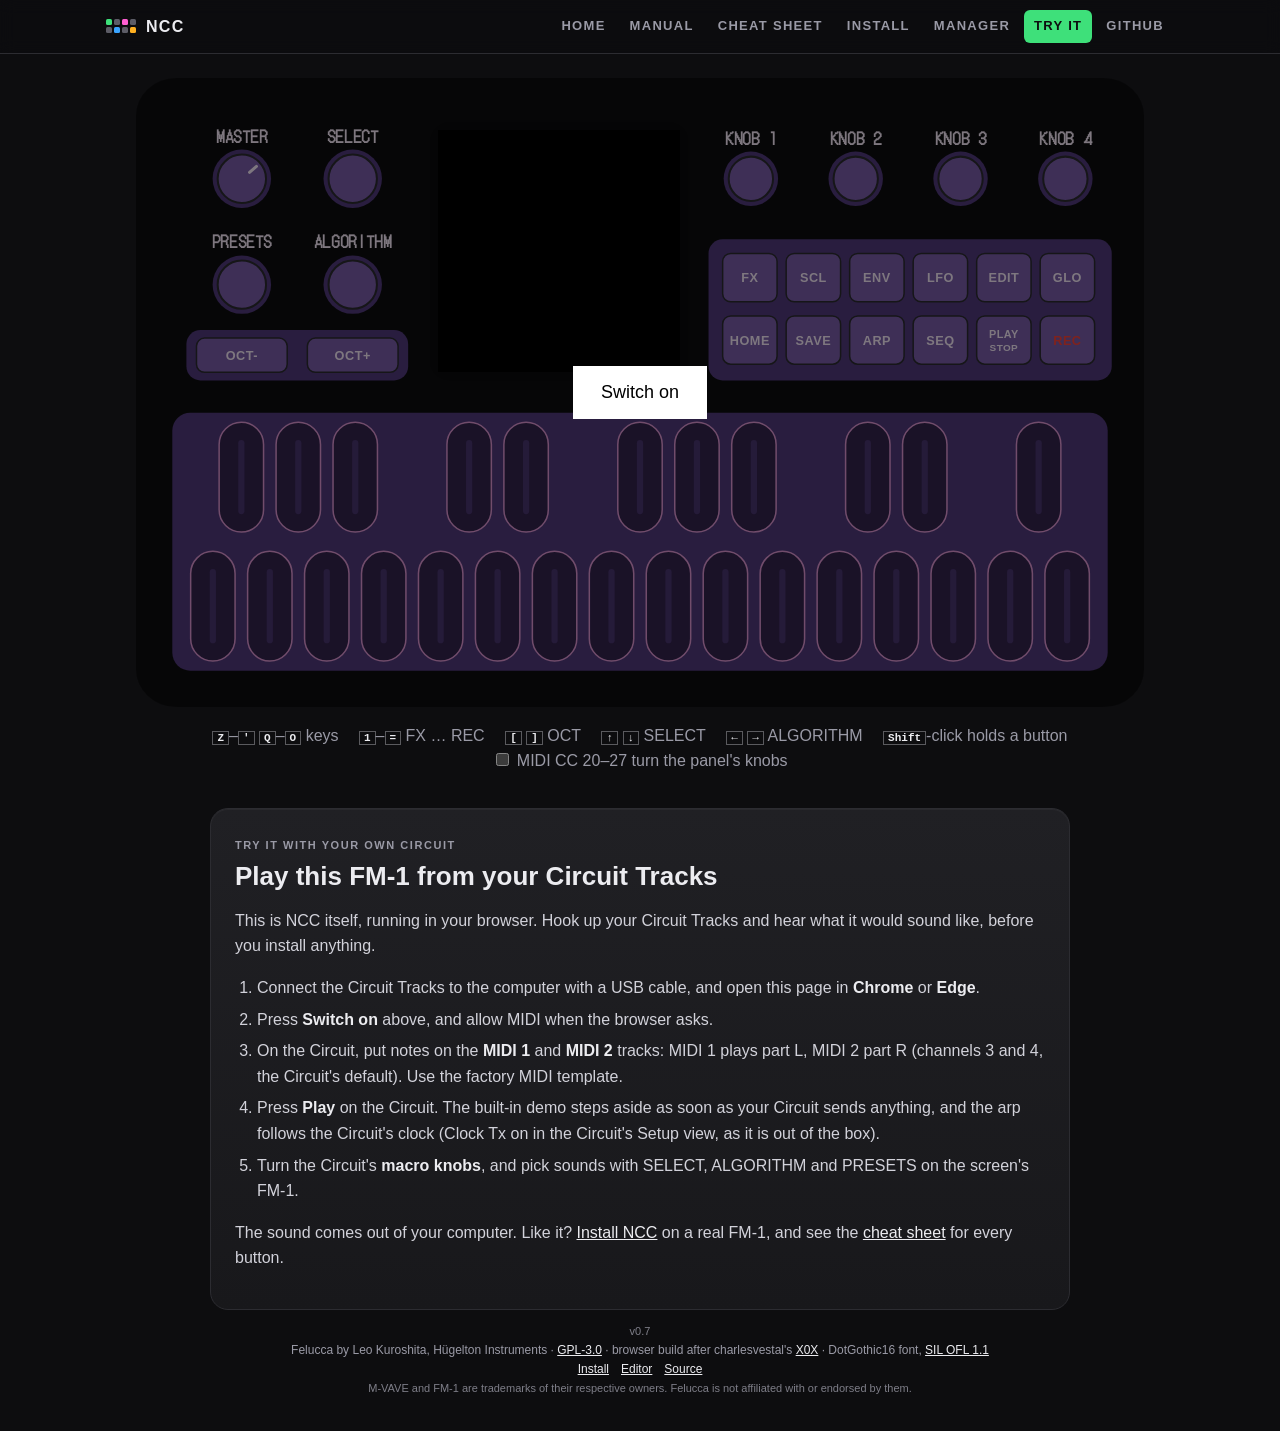
<file: webapp/try/index.html>
<!doctype html>
<!-- SPDX-License-Identifier: GPL-3.0-only
     Copyright (C) 2026 Leo Kuroshita (@kurogedelic), Hügelton Instruments
     The page follows X0X's browser page, web/emu/index.html of charlesvestal/fm1-x0x (GPL-3.0), a Felucca fork. -->
<html lang="en">
<head>
<meta charset="utf-8">
<meta name="viewport" content="width=device-width, initial-scale=1">
<title>Novation Circuit Companion</title>
<link rel="icon" href="data:image/svg+xml,%3Csvg xmlns=%22http://www.w3.org/2000/svg%22 viewBox=%220 0 16 16%22%3E%3Crect width=%2216%22 height=%2216%22 rx=%223%22/%3E%3Crect x=%224%22 y=%224%22 width=%228%22 height=%228%22 fill=%22%23fff%22/%3E%3C/svg%3E">
<meta name="description" content="Felucca, the multi-engine synth firmware for the FM-1, running in your browser: the same code the instrument runs.">
<style>
/* DotGothic16 (SIL OFL 1.1, fonts/OFL.txt), cut to printable ASCII, for the knob labels */
@font-face { font-family: "DotGothic16"; src: url("fonts/DotGothic16-subset.woff") format("woff"); font-display: swap; }
:root { --bg: #8e8e93; --fg: #111; --dim: #2c2c2e; --rule: #5a5a5e;
        --body: #1d1d1f; --tray: #141415; --part: #2a2a2d; --edge: #3a3a3e; --label: #d6d6d8;
        --lit: #fff4d6; --green: #5fe08a; color-scheme: light; }
html, body { background: var(--bg); }
body { margin: 0; color: var(--fg); font: 13px/1.6 -apple-system, BlinkMacSystemFont, "Helvetica Neue", Arial, sans-serif; }
main { max-width: 1040px; margin: 0 auto; padding: 24px 16px 32px; }
@media (orientation: portrait) and (max-width: 700px) { main { padding: 8px 8px 24px; } }
a { color: inherit; }
.device { position: relative; width: 100%; aspect-ratio: 1000 / 624; user-select: none; -webkit-user-select: none;
          -webkit-touch-callout: none; touch-action: manipulation; }
.device svg { position: absolute; inset: 0; width: 100%; height: 100%; pointer-events: none; }
.device canvas { position: absolute; image-rendering: crisp-edges; image-rendering: pixelated; background: #000; }
.hit { position: absolute; touch-action: none; cursor: pointer; -webkit-tap-highlight-color: transparent; border-radius: 10px; }
.hit.knob { cursor: ns-resize; border-radius: 50%; }
.hit:focus-visible { outline: 2px solid var(--lit); outline-offset: 2px; }
.face { transition: fill .05s; }
.dim .face.btn { fill: #3a3934; }
.lit .face.btn { fill: var(--lit); }
.lit text { fill: #1d1d1f; }
.green .face.btn { fill: var(--green); }
.green text { fill: #0d2414; }
.face.key { fill: #0c0c0d; stroke: var(--edge); stroke-width: 1.5; }
.slit { fill: #3a3a3c; transition: fill .05s; }
.dim .slit { fill: #77777b; }
.lit .slit { fill: #ececee; filter: drop-shadow(0 0 3px rgba(255, 255, 255, .6)); }
/* #119: what can be pressed breathes, dark .. ~60 % of lit and back (hal/fm1_input.h fm1_led_breath, ~1.1 s; MENU >
 * LEDS DIM LO ~30 %): the peaks between dark and lit at ~0.8 / ~0.58 on screen (the LED's share, gamma-encoded) */
@keyframes breath-btn { 0%, 100% { fill: #3a3934; } 50% { fill: #d8cfb6; } }
@keyframes breath-slit { 0%, 100% { fill: #3a3a3c; } 50% { fill: #c8c8ca; } }
@keyframes breath-btn-lo { 0%, 100% { fill: #3a3934; } 50% { fill: #aca592; } }
@keyframes breath-slit-lo { 0%, 100% { fill: #3a3a3c; } 50% { fill: #a1a1a3; } }
.breath .face.btn { animation: breath-btn 1.13s ease-in-out infinite; }
.breath .slit { animation: breath-slit 1.13s ease-in-out infinite; }
.dimlo .breath .face.btn { animation-name: breath-btn-lo; }
.dimlo .breath .slit { animation-name: breath-slit-lo; }
@media (prefers-reduced-motion: reduce) {
  .breath .face.btn, .breath .slit { animation: none; }
  .breath .face.btn { fill: #aca592; }
  .breath .slit { fill: #a1a1a3; }
}
/* the DRUM grid's beats (hal/fm1_input.h fm1_led_mid): a steady level between the glow and lit, ~15 % (DIM LO ~10 %) */
.mid .slit { fill: #9a9a9e; }
.dimlo .mid .slit { fill: #8a8a8e; }
.held .face { stroke: var(--lit); stroke-width: 3; }
.latched .face { stroke: #79b8ff; stroke-width: 3; }
.start { position: absolute; inset: 0; display: grid; place-content: center; justify-items: center; gap: 12px;
         background: rgba(0, 0, 0, .5); border-radius: 4% / 6%; }
.start[hidden] { display: none; }
.start button { font: inherit; font-size: 18px; padding: 12px 28px; background: #fff; color: #000; border: 0; cursor: pointer; }
.start button:disabled { opacity: .4; cursor: progress; }
.start p { margin: 0; max-width: 32em; text-align: center; color: #fff; }
.keys, footer { margin: 16px 0 0; color: var(--dim); text-align: center; }
.keys span { white-space: nowrap; margin: 0 8px; }
.keys select { font: inherit; font-size: 12px; }
kbd { font: 600 11px ui-monospace, Menlo, monospace; border: 1px solid var(--rule); padding: 0 4px; color: var(--fg); }
footer { margin-top: 12px; font-size: 12px; }
footer nav a { margin: 0 6px; }
footer small { font-size: 11px; opacity: .8; }
</style>
<style>
/* NC: the purple / pink FM-1 (web/emu/build.sh EMU_SKIN=purple; tools/ncc_demo.sh uses it) */
:root { --bg: #cbbbe0; --body: #6a4c9c; --tray: #523a7e; --part: #7c5fae; --edge: #e39ad8; --label: #fdf0ff; }
.face.key { fill: #34244f; stroke: #e39ad8; }
.slit { fill: #4b3672; }
@keyframes breath-slit { 0%, 100% { fill: #4b3672; } 50% { fill: #e8c8f0; } }
@keyframes breath-slit-lo { 0%, 100% { fill: #4b3672; } 50% { fill: #b89ad0; } }
</style>
<link rel="stylesheet" href="../../style.css"><style>
  :root { --bg: #0d0d0f; --fg: #ececf0; }
  main { color: #9a9aa6; }
  main a { color: #ececf0; }
  .circuit { max-width: 860px; margin: 34px auto 10px; text-align: left; color: #d2d2da; font-size: 16px; line-height: 1.6; }
  .circuit h2 { font-size: 26px; margin: 4px 0 8px; color: #ececf0; }
  .circuit ol { padding-left: 22px; } .circuit li { margin: 6px 0; }
  .circuit b { color: #ececf0; }
</style>
<style>
  html, body { background: #0d0d0f !important; }
  /* the bar as on the site's pages, whatever the app's own header / nav / button rules say */
  header.ncc-nav { display: block; position: sticky; top: 0; margin: 0; padding: 0; border: 0; border-radius: 0;
                   border-bottom: 1px solid #2c2c31; background: rgba(13, 13, 15, .92); color: #ececf0;
                   font: 16px/1.6 -apple-system, BlinkMacSystemFont, "Helvetica Neue", Arial, sans-serif; }
  header.ncc-nav, header.ncc-nav * { box-sizing: border-box; }
  header.ncc-nav .in { max-width: 1100px; margin: 0 auto; padding: 10px 16px; display: flex; align-items: center;
                       justify-content: flex-start; gap: 18px; flex-wrap: wrap; }
  header.ncc-nav nav { display: flex; gap: 4px; margin: 0 0 0 auto; padding: 0; background: none; border: 0; }
</style>
</head>
<body>
<header class="ncc-nav"><div class="in"><a class="brand" href="../../"><i><b></b><b></b><b></b><b></b><b></b><b></b><b></b><b></b></i>NCC</a><nav><a href="../../">Home</a><a href="../../manual/">Manual</a><a href="../../cheatsheet/">Cheat sheet</a><a href="../../webapp/installer/">Install</a><a href="../../webapp/manager/">Manager</a><a href="../../webapp/try/" aria-current=page>Try it</a><a href="https://github.com/fenderberg/fm1-nc-companion">GitHub</a></nav></div></header>

<main>
<div class="device" id="device">
  <svg id="panel" viewBox="0 0 1000 624" aria-hidden="true"></svg>
  <canvas id="screen" width="240" height="240" role="img" aria-label="The screen"></canvas>
  <div class="start" id="start"><button id="go" type="button">Switch on</button><p id="status" hidden></p></div>
</div>

<p class="keys">
  <span><kbd>Z</kbd>–<kbd>'</kbd> <kbd>Q</kbd>–<kbd>O</kbd> keys</span>
  <span><kbd>1</kbd>–<kbd>=</kbd> FX … REC</span>
  <span><kbd>[</kbd> <kbd>]</kbd> OCT</span>
  <span><kbd>↑</kbd> <kbd>↓</kbd> SELECT</span>
  <span><kbd>←</kbd> <kbd>→</kbd> ALGORITHM</span>
  <span><kbd>Shift</kbd>-click holds a button</span>
  <span id="midiknobs" hidden><label><input type="checkbox" id="knobson"> MIDI CC 20–27 turn the panel's knobs</label>
  <select id="knobmode" aria-label="How the controller sends CC 20–26" hidden>
    <option value="abs">absolute</option>
    <option value="bin">relative 64±n</option>
    <option value="twos">relative 2's complement</option>
    <option value="sign">relative sign bit</option>
  </select></span>
</p>

<section class="circuit case" id="circuit">
  <span class="label">Try it with your own Circuit</span>
  <h2>Play this FM-1 from your Circuit Tracks</h2>
  <p>This is NCC itself, running in your browser. Hook up your Circuit Tracks and hear what it would sound like, before
    you install anything.</p>
  <ol>
    <li>Connect the Circuit Tracks to the computer with a USB cable, and open this page in <b>Chrome</b> or <b>Edge</b>.</li>
    <li>Press <b>Switch on</b> above, and allow MIDI when the browser asks.</li>
    <li>On the Circuit, put notes on the <b>MIDI 1</b> and <b>MIDI 2</b> tracks: MIDI 1 plays part L, MIDI 2 part R
      (channels 3 and 4, the Circuit's default). Use the factory MIDI template.</li>
    <li>Press <b>Play</b> on the Circuit. The built-in demo steps aside as soon as your Circuit sends anything, and the
      arp follows the Circuit's clock (Clock Tx on in the Circuit's Setup view, as it is out of the box).</li>
    <li>Turn the Circuit's <b>macro knobs</b>, and pick sounds with SELECT, ALGORITHM and PRESETS on the screen's FM-1.</li>
  </ol>
  <p>The sound comes out of your computer. Like it? <a href="../installer/">Install NCC</a> on a real FM-1, and see the
    <a href="../../cheatsheet/">cheat sheet</a> for every button.</p>
</section>

<footer>
  <small class="version">v0.7</small><br>
  Felucca by Leo Kuroshita, Hügelton Instruments · <a href="https://www.gnu.org/licenses/gpl-3.0.html">GPL-3.0</a> · browser build after charlesvestal's <a href="https://github.com/charlesvestal/fm1-x0x">X0X</a> · DotGothic16 font, <a href="fonts/OFL.txt">SIL OFL 1.1</a><br>
  <nav><a href="../installer/">Install</a><a href="../editor/">Editor</a><a href="https://github.com/hugelton/Felucca">Source</a></nav>
  <small>M-VAVE and FM-1 are trademarks of their respective owners. Felucca is not affiliated with or endorsed by them.</small>
</footer>
</main>

<script type="module">
import { midiKnob, KNOB_MODES } from "./worklet.js";
const NS = "http://www.w3.org/2000/svg";
// panel.c's labels (bit = label) and encoder roles
const B = { FX: 0, SCL: 1, ENV: 2, LFO: 3, EDIT: 4, GLO: 5, HOME: 6, SAVE: 7, ARP: 8, SEQ: 9, PLAY: 10, REC: 11, "OCT-": 12, "OCT+": 13 };
const EN = { SELECT: 0, ALGORITHM: 1, PRESETS: 2, "KNOB 1": 3, "KNOB 2": 4, "KNOB 3": 5, "KNOB 4": 6 };
const PLAY_GREEN = 14;
// the 27 keys F3..G5: key k = k semitones above F3
const WHITE = [0, 2, 4, 6, 7, 9, 11, 12, 14, 16, 18, 19, 21, 23, 24, 26];
const BLACK = [1, 3, 5, 8, 10, 13, 15, 17, 20, 22, 25];
const BLACK_AFTER = [0, 1, 2, 4, 5, 7, 8, 9, 11, 12, 14];      // the white key each black one follows
const STORE = "felucca-emu-flash", KNOBS_ON = "felucca-emu-knobs", KNOB_MODE = "felucca-emu-knobmode";

// ------------------------------------------------------------------ the panel
// Two drawings of the same controls: WIDE after the FM-1's own layout, TALL for a phone held upright (the
// screen larger, the keys across the whole width). Rebuilt when the orientation changes; the state stays.
const ROW1 = ["FX", "SCL", "ENV", "LFO", "EDIT", "GLO"], ROW2 = ["HOME", "SAVE", "ARP", "SEQ", "PLAY", "REC"];
const KNOBS = ["MASTER", "SELECT", "PRESETS", "ALGORITHM", "KNOB 1", "KNOB 2", "KNOB 3", "KNOB 4"];
const LAYOUTS = {
  wide: {
    w: 1000, h: 624, screen: [292, 44, 256],
    knobs: [[105, 100, 24], [215, 100, 24], [105, 205, 24], [215, 205, 24], [610, 100, 22], [714, 100, 22], [818, 100, 22], [922, 100, 22]],
    trays: [[50, 250, 220, 50], [568, 160, 400, 140]],
    oct: [[60, 258, 90, 34], [170, 258, 90, 34]],
    grid: [582, 174, 54, 48, 63, 62], keybed: [36, 332, 928, 256],
  },
  tall: {
    w: 600, h: 1070, screen: [130, 104, 340],
    knobs: [[66, 64, 24], [186, 64, 24], [414, 64, 24], [534, 64, 24], [90, 512, 26], [230, 512, 26], [370, 512, 26], [510, 512, 26]],
    trays: [[14, 572, 572, 146], [150, 728, 300, 62]],
    oct: [[164, 737, 128, 44], [308, 737, 128, 44]],
    grid: [24, 582, 86, 60, 94, 70], keybed: [14, 800, 572, 256],
  },
};
const svg = document.getElementById("panel"), device = document.getElementById("device"), canvas = document.getElementById("screen");
function el(tag, attrs, parent = svg) {
  const e = document.createElementNS(NS, tag);
  for (const [k, v] of Object.entries(attrs)) e.setAttribute(k, v);
  parent.appendChild(e);
  return e;
}
const SANS = "-apple-system, 'Helvetica Neue', Arial, sans-serif", DOT = "'DotGothic16', " + SANS;
function label(parent, x, y, s, size, font = SANS, ink = "var(--label)") {
  const t = el("text", { x, y, "text-anchor": "middle", "font-family": font,
                         "font-size": size, "font-weight": 600, fill: ink, "letter-spacing": ".04em" }, parent);
  t.textContent = s;
  return t;
}
const KEYNAMES = ["F", "F♯", "G", "G♯", "A", "A♯", "B", "C", "C♯", "D", "D♯", "E"];
const keyName = (k) => KEYNAMES[k % 12] + (3 + Math.floor((k + 5) / 12));

let node = null, btnMask = 0, keyMask = 0, latched = 0, masterValue = 700, lastLeds = [0, 0, 0, 0, 0], layout = null;
const angle = Object.fromEntries(KNOBS.map((n) => [n, 0]));
angle.MASTER = -135 + 270 * masterValue / 1023;
const knobs = [], buttons = [], keys = [];
const btnBy = new Map(), keyBy = new Map();                   // pointer / key code -> label bit or key
const send = (m) => { if (node) node.port.postMessage(m); };

function build(name) {
  const L = LAYOUTS[name];
  layout = name;
  svg.innerHTML = "";
  svg.setAttribute("viewBox", `0 0 ${L.w} ${L.h}`);
  device.style.aspectRatio = `${L.w} / ${L.h}`;
  for (const d of device.querySelectorAll(".hit")) d.remove();
  knobs.length = buttons.length = keys.length = 0;
  el("rect", { x: 4, y: 4, width: L.w - 8, height: L.h - 8, rx: 40, fill: "var(--body)" });
  for (const [x, y, w, h] of L.trays) el("rect", { x, y, width: w, height: h, rx: 14, fill: "var(--tray)" });
  const [sx, sy, ss] = L.screen;
  el("rect", { x: sx, y: sy, width: ss, height: ss, rx: 18, fill: "#0b0b0c" });
  const inset = ss / 32;                                         // the 240 x 240 panel inside its bezel
  Object.assign(canvas.style, { left: `${(sx + inset) / L.w * 100}%`, top: `${(sy + inset) / L.h * 100}%`,
                                width: `${(ss - 2 * inset) / L.w * 100}%`, height: `${(ss - 2 * inset) / L.h * 100}%` });
  KNOBS.forEach((n, i) => {
    const [x, y, r] = L.knobs[i], g = el("g", {});
    el("circle", { cx: x, cy: y, r: r + 5, fill: "var(--tray)" }, g);
    el("circle", { cx: x, cy: y, r, fill: "var(--part)", stroke: "var(--edge)", "stroke-width": 2 }, g);
    const ind = n === "MASTER" ? el("line", { x1: x, y1: y - r + 5, x2: x, y2: y - r + 14, stroke: "var(--label)", "stroke-width": 3, "stroke-linecap": "round" }, g) : null;
    label(g, x, y - r - 12, n, 16, DOT);
    el("circle", { cx: x, cy: y, r: r + 12, fill: "transparent" }, g);
    knobs.push({ g, ind, x, y, name: n, role: n === "MASTER" ? "master" : EN[n] });
  });
  const button = ([x, y, w, h], n, sub) => {
    const g = el("g", {});
    el("rect", { x, y, width: w, height: h, rx: 8, fill: "var(--part)", stroke: "var(--edge)", "stroke-width": 1.5, class: "face btn" }, g);
    const ink = n === "REC" ? "#ff453a" : undefined;
    if (sub) { label(g, x + w / 2, y + h / 2 - 2, n, 10.8, SANS, ink); label(g, x + w / 2, y + h / 2 + 11, sub, 9.9); }
    else label(g, x + w / 2, y + h / 2 + 4.5, n, 12.6, SANS, ink);
    buttons.push({ g, bit: B[n], name: sub ? `${n} / ${sub}` : n });
  };
  button(L.oct[0], "OCT-");
  button(L.oct[1], "OCT+");
  const [gx, gy, gw, gh, dx, dy] = L.grid;
  for (let i = 0; i < 6; i++) {
    button([gx + i * dx, gy, gw, gh], ROW1[i]);
    button([gx + i * dx, gy + dy, gw, gh], ROW2[i], ROW2[i] === "PLAY" ? "STOP" : "");
  }
  const [x0, y0, w, h] = L.keybed;
  el("rect", { x: x0, y: y0, width: w, height: h, rx: 18, fill: "var(--tray)" });
  // the keys: two rows of the same black keys, each with a slit down its middle that lights
  const pitch = (w - 24) / 16, kw = pitch * 0.78, kh = h * 0.425, sw = Math.max(3, kw * 0.14);
  const key = (cx, cy, k) => {
    const g = el("g", {}), y = cy - kh / 2;
    el("rect", { x: cx - kw / 2, y, width: kw, height: kh, rx: kw / 2, class: "face key" }, g);
    el("rect", { x: cx - sw / 2, y: y + kw * 0.4, width: sw, height: kh - kw * 0.8, rx: sw / 2, class: "slit" }, g);
    el("rect", { x: cx - pitch / 2, y: cy - h * 0.24, width: pitch, height: h * 0.48, fill: "transparent" }, g);   // its target
    keys[k] = { g, name: keyName(k) };
  };
  WHITE.forEach((k, i) => key(x0 + 12 + (i + 0.5) * pitch, y0 + h * 0.75, k));
  BLACK_AFTER.forEach((a, j) => key(x0 + 12 + (a + 1) * pitch, y0 + h * 0.25, BLACK[j]));
  // HTML targets over the drawing (pointer-events: none): touch-action and pointer capture work on them everywhere
  const hit = (c, cls, role) => {
    const b = c.g.getBBox(), d = document.createElement("div");
    d.className = "hit" + (cls ? " " + cls : "");
    Object.assign(d.style, { left: `${b.x / L.w * 100}%`, top: `${b.y / L.h * 100}%`,
                             width: `${b.width / L.w * 100}%`, height: `${b.height / L.h * 100}%` });
    d.setAttribute("role", role);
    d.setAttribute("aria-label", c.name);
    d.title = c.name;
    d.tabIndex = 0;
    d.addEventListener("touchstart", (e) => e.preventDefault(), { passive: false });
    d.addEventListener("contextmenu", (e) => e.preventDefault());
    device.insertBefore(d, document.getElementById("start"));
    c.hit = d;
  };
  knobs.forEach((k) => { hit(k, "knob", "slider"); bindKnob(k); drawKnob(k); });
  buttons.forEach((b) => { hit(b, "", "button"); bindButton(b); });
  keys.forEach((k, i) => { hit(k, "", "button"); bindKey(k, i); });
  syncButtons(true);
  syncKeys(true);
  drawLights(lastLeds);
}

// ------------------------------------------------------------------ input
function syncButtons(redraw) {
  let m = latched;
  for (const b of btnBy.values()) m |= 1 << b;
  if (m !== btnMask) { btnMask = m; send({ type: "buttons", mask: m }); }
  else if (!redraw) return;
  for (const b of buttons) {
    const on = !!(m & (1 << b.bit));
    b.g.classList.toggle("held", on);
    b.g.classList.toggle("latched", !!(latched & (1 << b.bit)));
    b.hit.setAttribute("aria-pressed", on);
  }
}
function syncKeys(redraw) {
  let m = 0;
  for (const k of keyBy.values()) m |= 1 << k;
  if (m !== keyMask) { keyMask = m; send({ type: "keys", mask: m }); }
  else if (!redraw) return;
  keys.forEach((k, i) => k.g.classList.toggle("held", !!(m & (1 << i))));
}
function bindButton(b) {
  b.hit.addEventListener("pointerdown", (e) => {
    e.preventDefault();
    if (e.shiftKey || e.button === 2) { latched ^= 1 << b.bit; syncButtons(true); return; }
    if (latched & (1 << b.bit)) { latched &= ~(1 << b.bit); syncButtons(true); return; }
    b.hit.setPointerCapture(e.pointerId);
    btnBy.set("p" + e.pointerId, b.bit);
    syncButtons();
  });
  b.hit.addEventListener("keydown", (e) => {
    if ((e.key === "Enter" || e.key === " ") && !e.repeat) { btnBy.set("f" + b.bit, b.bit); syncButtons(); e.preventDefault(); e.stopPropagation(); }
  });
  b.hit.addEventListener("keyup", () => { if (btnBy.delete("f" + b.bit)) syncButtons(); });
}
function bindKey(k, i) {
  k.hit.addEventListener("pointerdown", (e) => {
    e.preventDefault();
    k.hit.setPointerCapture(e.pointerId);
    keyBy.set("p" + e.pointerId, i);
    syncKeys();
  });
}
function release(e) {
  const id = "p" + e.pointerId;
  if (btnBy.delete(id)) syncButtons();
  if (keyBy.delete(id)) syncKeys();
}
for (const t of ["pointerup", "pointercancel", "lostpointercapture"]) device.addEventListener(t, release);

function drawKnob(k) { if (k.ind) k.ind.setAttribute("transform", `rotate(${angle[k.name]} ${k.x} ${k.y})`); }
function setMaster(v) {
  masterValue = Math.max(0, Math.min(1023, v));
  angle.MASTER = -135 + 270 * masterValue / 1023;
  send({ type: "master", value: masterValue });
}
function turn(k, n) {
  if (!n) return;
  if (k.role === "master") setMaster(masterValue + n * 16);
  else {
    angle[k.name] = (angle[k.name] + n * 18) % 360;            // 20 detents a turn
    send({ type: "enc", role: k.role, n });
  }
  drawKnob(k);
}
function bindKnob(k) {
  let drag = null, wheel = 0;
  k.hit.addEventListener("pointerdown", (e) => {
    e.preventDefault();
    k.hit.setPointerCapture(e.pointerId);
    drag = { x: e.clientX, y: e.clientY, acc: 0 };
  });
  k.hit.addEventListener("pointermove", (e) => {
    if (!drag) return;
    const dx = e.clientX - drag.x, dy = drag.y - e.clientY;   // up or right: clockwise
    drag.acc += Math.abs(dx) > Math.abs(dy) ? dx : dy;          // the larger of the two
    drag.x = e.clientX;
    drag.y = e.clientY;
    const step = k.role === "master" ? 3 : 8, n = Math.trunc(drag.acc / step);
    if (n) { drag.acc -= n * step; turn(k, n); }
  });
  const end = () => { drag = null; };
  k.hit.addEventListener("pointerup", end);
  k.hit.addEventListener("pointercancel", end);
  k.hit.addEventListener("wheel", (e) => {
    e.preventDefault();
    const dy = e.deltaMode === 1 ? e.deltaY * 33 : e.deltaY;
    if (Math.abs(dy) >= 50) { turn(k, dy < 0 ? 1 : -1); wheel = 0; return; }   // a wheel notch: one detent
    wheel -= dy;                                                                   // a trackpad: by distance
    const n = Math.trunc(wheel / 25);
    if (n) { wheel -= n * 25; turn(k, n); }
  }, { passive: false });
  k.hit.addEventListener("keydown", (e) => {
    const d = { ArrowUp: 1, ArrowRight: 1, ArrowDown: -1, ArrowLeft: -1 }[e.key];
    if (d) { turn(k, d); e.preventDefault(); e.stopPropagation(); }
  });
}
const tall = matchMedia("(orientation: portrait) and (max-width: 700px)");
build(tall.matches ? "tall" : "wide");
tall.addEventListener("change", () => build(tall.matches ? "tall" : "wide"));
document.fonts?.load("16px DotGothic16").then(() => build(layout), () => {});   // the labels' width: the hit areas

// the computer keyboard, every key one control: F3..A#4 on the Z (white) and A (black) rows, B4..G5 on Q..O
// in semitones, the twelve buttons on the number row in the panel's order (held while the key is), [ ] OCT
const KEYMAP = {};
["KeyZ", "KeyX", "KeyC", "KeyV", "KeyB", "KeyN", "KeyM", "Comma", "Period", "Slash"].forEach((c, i) => KEYMAP[c] = { key: WHITE[i] });
[["KeyS", 1], ["KeyD", 3], ["KeyF", 5], ["KeyH", 8], ["KeyJ", 10], ["KeyL", 13], ["Semicolon", 15], ["Quote", 17]].forEach(([c, k]) => KEYMAP[c] = { key: k });
["KeyQ", "KeyW", "KeyE", "KeyR", "KeyT", "KeyY", "KeyU", "KeyI", "KeyO"].forEach((c, i) => KEYMAP[c] = { key: 18 + i });
["Digit1", "Digit2", "Digit3", "Digit4", "Digit5", "Digit6", "Digit7", "Digit8", "Digit9", "Digit0", "Minus", "Equal"]
  .forEach((c, i) => KEYMAP[c] = { btn: B[[...ROW1, ...ROW2][i]] });
Object.assign(KEYMAP, { BracketLeft: { btn: B["OCT-"] }, BracketRight: { btn: B["OCT+"] } });
const ARROWS = { ArrowUp: [EN.SELECT, 1], ArrowDown: [EN.SELECT, -1], ArrowRight: [EN.ALGORITHM, 1], ArrowLeft: [EN.ALGORITHM, -1] };
addEventListener("keydown", (e) => {
  if (!node || e.metaKey || e.ctrlKey || e.altKey || e.target.closest?.(".hit.knob")) return;
  if (ARROWS[e.code]) { const [r, n] = ARROWS[e.code]; turn(knobs.find((k) => k.role === r), n); e.preventDefault(); return; }
  const m = KEYMAP[e.code];
  if (!m) return;
  e.preventDefault();
  if (e.repeat) return;
  if (m.key !== undefined) { keyBy.set("k" + e.code, m.key); syncKeys(); }
  else { btnBy.set("k" + e.code, m.btn); syncButtons(); }
});
addEventListener("keyup", (e) => {
  const id = "k" + e.code;
  if (keyBy.delete(id)) syncKeys();
  if (btnBy.delete(id)) syncButtons();
});
addEventListener("blur", () => {
  for (const id of [...btnBy.keys()]) if (id[0] !== "p") btnBy.delete(id);
  for (const id of [...keyBy.keys()]) if (id[0] !== "p") keyBy.delete(id);
  syncButtons();
  syncKeys();
});

// ------------------------------------------------------------------ screen and lights
const ctx = document.getElementById("screen").getContext("2d");
const img = ctx.createImageData(240, 240);
function drawScreen(fb) {
  const d = img.data;
  for (let i = 0; i < 240 * 240; i++) {
    const v = fb[i], p = ((v >> 8) | (v << 8)) & 0xFFFF;          // the panel's byte order -> RGB565
    d[i * 4] = ((p >> 11) & 31) * 255 / 31;
    d[i * 4 + 1] = ((p >> 5) & 63) * 255 / 63;
    d[i * 4 + 2] = (p & 31) * 255 / 31;
    d[i * 4 + 3] = 255;
  }
  ctx.putImageData(img, 0, 0);
}
// the power-on sweep (hal/fm1_led_anim.h): a level per LED, lit frames /64 (| 128: the glow under them), drawn as the
// LED's share of lit between its dark (or glowing) colour and the lit one, mixed in linear light
const lin = (h) => [1, 3, 5].map((i) => (parseInt(h.slice(i, i + 2), 16) / 255) ** 2.2);
const ANIM = { btn: [lin("#3a3934"), lin("#3a3934"), lin("#fff4d6")], slit: [lin("#3a3a3c"), lin("#77777b"), lin("#ececee")] };
function animFill(kind, q) {
  const [dark, glow, lit] = ANIM[kind], s = Math.min(q & 127, 64) / 64, base = q & 128 ? glow : dark;
  const c = base.map((v, i) => Math.round(255 * (v + (lit[i] - v) * s) ** (1 / 2.2)));
  return `rgb(${c.join(",")})`;
}
function drawAnim(anim) {
  for (const b of buttons) b.g.querySelector(".face").style.fill = anim ? animFill("btn", anim[b.bit]) : "";
  keys.forEach((k, i) => { k.g.querySelector(".slit").style.fill = anim ? animFill("slit", anim[14 + i]) : ""; });
}
function drawLights([litB, litK, dimB, dimK, dimLo = 0, brB = 0, brK = 0, midK = 0], anim = null) {
  drawAnim(anim);
  document.documentElement.classList.toggle("dimlo", !!dimLo);   // (the breath's lower peak)
  for (const b of buttons) {
    const bit = 1 << b.bit, green = b.bit === B.PLAY && (litB & (1 << PLAY_GREEN));
    b.g.classList.toggle("lit", !!(litB & bit) && !green);
    b.g.classList.toggle("green", !!green);
    b.g.classList.toggle("dim", !!(dimB & bit));
    b.g.classList.toggle("breath", !!(brB & bit));
  }
  keys.forEach((k, i) => {
    k.g.classList.toggle("lit", !!(litK & (1 << i)));
    k.g.classList.toggle("dim", !!(dimK & (1 << i)));
    k.g.classList.toggle("breath", !!(brK & (1 << i)));
    k.g.classList.toggle("mid", !!(midK & (1 << i)));
  });
}

// ------------------------------------------------------------------ the flash, kept in this browser
function loadFlash() {
  try {
    const raw = JSON.parse(localStorage.getItem(STORE) || "{}"), out = {};
    for (const [off, b64] of Object.entries(raw)) out[off] = Uint8Array.from(atob(b64), (c) => c.charCodeAt(0));
    return out;
  } catch { return {}; }
}
function saveFlash(sectors) {
  try {
    const raw = {};
    for (const [off, u8] of Object.entries(sectors)) {
      let s = "";
      for (let i = 0; i < u8.length; i += 4096) s += String.fromCharCode.apply(null, u8.subarray(i, i + 4096));
      raw[off] = btoa(s);
    }
    localStorage.setItem(STORE, JSON.stringify(raw));
    return true;
  } catch { return false; }                                       // private mode, full: this session only
}

// ------------------------------------------------------------------ Web MIDI in (channel messages)
// With the page's checkbox on, CC 20..27 turn the panel's knobs (worklet.js midiKnob), any channel, CC 20..26 sent
// as the select says; off (the default), and the rest, go to the firmware
const knobCC = [], knobBox = document.getElementById("knobson"), knobSelect = document.getElementById("knobmode");
let knobsOn = false, knobMode = "abs";
try {
  knobsOn = localStorage.getItem(KNOBS_ON) === "1";
  const m = localStorage.getItem(KNOB_MODE);
  if (KNOB_MODES.includes(m)) knobMode = m;
} catch {}
knobBox.checked = knobsOn;
knobSelect.hidden = !knobsOn;
knobSelect.value = knobMode;
knobBox.addEventListener("change", () => {
  knobsOn = knobBox.checked;
  knobSelect.hidden = !knobsOn;
  knobCC.length = 0;
  try { localStorage.setItem(KNOBS_ON, knobsOn ? "1" : "0"); } catch {}
});
knobSelect.addEventListener("change", () => {
  knobMode = knobSelect.value;
  knobCC.length = 0;                                              // absolute again: no jump on the first touch
  try { localStorage.setItem(KNOB_MODE, knobMode); } catch {}
});
document.getElementById("midiknobs").hidden = !navigator.requestMIDIAccess;
async function midiOn() {
  if (!navigator.requestMIDIAccess) return;
  try {
    const access = await navigator.requestMIDIAccess();
    const bind = () => {
      for (const input of access.inputs.values()) {
        input.onmidimessage = (e) => {
          const d = e.data;
          if (d[0] === 0xF8 || d[0] === 0xFA || d[0] === 0xFB || d[0] === 0xFC) {   // NC: the clock, Start, Continue, Stop
            send({ type: "midi", data: [d[0], 0, 0] });
            return;
          }
          if (d.length < 2 || d[0] < 0x80 || d[0] >= 0xF0) return;
          const k = knobsOn && (d[0] & 0xF0) === 0xB0 ? midiKnob(knobCC, d[1], d[2] || 0, knobMode) : null;
          if (!k) send({ type: "midi", data: [d[0], d[1], d[2] || 0] });
          else if (k.master !== undefined) { setMaster(k.master); drawKnob(knobs.find((x) => x.role === "master")); }
          else turn(knobs.find((x) => x.role === k.role), k.n);
        };
      }
    };
    access.onstatechange = bind;
    bind();
  } catch { /* no permission: the panel only */ }
}

// ------------------------------------------------------------------ switching on
const status = document.getElementById("status");
const say = (t) => { status.textContent = t; status.hidden = !t; };
async function switchOn() {
  const go = document.getElementById("go");
  go.disabled = true;
  go.textContent = "Starting…";
  try {
    const ac = new AudioContext({ sampleRate: 44100, latencyHint: "interactive" });
    const [wasm] = await Promise.all([
      fetch("felucca.wasm").then((r) => { if (!r.ok) throw new Error(`felucca.wasm: ${r.status}`); return r.arrayBuffer(); }),
      ac.audioWorklet.addModule("worklet.js")]);
    node = new AudioWorkletNode(ac, "felucca", { numberOfInputs: 0, numberOfOutputs: 1, outputChannelCount: [2] });
    node.connect(ac.destination);
    let warned = false;
    await new Promise((res, rej) => {
      node.port.onmessage = (e) => {
        const m = e.data;
        if (m.type === "ready") res();
        else if (m.type === "error") rej(new Error(m.message));
        else if (m.type === "frame") {
          if (m.fb) drawScreen(m.fb);
          if (m.leds) drawLights(lastLeds = m.leds, m.anim);
          if (m.sectors && !saveFlash(m.sectors) && !warned) {
            warned = true;
            console.warn("Felucca: this browser does not keep the saves; they last until the page closes.");
          }
        }
      };
      node.port.postMessage({ type: "load", wasm, sectors: loadFlash(), master: masterValue }, [wasm]);
    });
    await ac.resume();
    document.getElementById("start").hidden = true;
    go.textContent = "On";
    if (ac.sampleRate !== 44100) console.warn(`Felucca: the browser plays at ${ac.sampleRate} Hz, the pitch is off by ${(1200 * Math.log2(ac.sampleRate / 44100)).toFixed(0)} cents.`);
    syncButtons();
    syncKeys();
    send({ type: "visible", on: !document.hidden });
    midiOn();
  } catch (err) {
    node = null;
    go.disabled = false;
    go.textContent = "Switch on";
    say("Could not start: " + (err && err.message || err) + ". A current Chrome, Edge, Firefox or Safari should work.");
  }
}
document.getElementById("go").addEventListener("click", switchOn);
document.addEventListener("visibilitychange", () => send({ type: "visible", on: !document.hidden }));
</script>
</body>
</html>
</file>
<file: style.css>
/* SPDX-License-Identifier: GPL-3.0-only */
/* NC: NCC's site style (tools/ncc_site.py), dark like a Circuit Tracks: a near-black body, panels like its
   case, lit pads in its bright colours as cards and buttons, small labels in capitals. */
:root {
  --body: #0d0d0f; --case: #18181b; --case2: #202024; --edge: #2c2c31; --text: #ececf0; --dim: #9a9aa6; --faint: #5c5c66;
  --green: #3ee07a; --blue: #3aa4ff; --red: #ff4d5e; --amber: #ffb020; --pink: #ff5fd2; --cyan: #34e3e0; --purple: #a782ff;
  color-scheme: dark;
}
* { box-sizing: border-box; }
html { background: var(--body); }
body { margin: 0; background: var(--body); color: var(--text);
       font: 16px/1.6 -apple-system, BlinkMacSystemFont, "Inter", "Helvetica Neue", Arial, sans-serif; }
a { color: var(--blue); }
img { max-width: 100%; }
.label { font-size: 11px; letter-spacing: .14em; text-transform: uppercase; color: var(--dim); font-weight: 600; }

/* the bar on every page */
.ncc-nav { position: sticky; top: 0; z-index: 10; background: rgba(13, 13, 15, .92); backdrop-filter: blur(8px);
           border-bottom: 1px solid var(--edge); }
.ncc-nav .in { max-width: 1100px; margin: 0 auto; padding: 10px 16px; display: flex; align-items: center; gap: 18px;
               flex-wrap: wrap; }
.ncc-nav .brand { display: flex; align-items: center; gap: 10px; color: var(--text); text-decoration: none;
                  font-weight: 800; letter-spacing: .08em; }
.ncc-nav .brand i { display: grid; grid-template-columns: repeat(4, 6px); gap: 2px; }
.ncc-nav .brand i b { width: 6px; height: 6px; border-radius: 1.5px; background: var(--faint); }
.ncc-nav .brand i b:nth-child(1) { background: var(--green); } .ncc-nav .brand i b:nth-child(6) { background: var(--blue); }
.ncc-nav .brand i b:nth-child(3) { background: var(--pink); } .ncc-nav .brand i b:nth-child(8) { background: var(--amber); }
.ncc-nav nav { display: flex; gap: 4px; flex-wrap: wrap; margin-left: auto; }
.ncc-nav nav a { color: var(--dim); text-decoration: none; font-size: 13px; letter-spacing: .1em; text-transform: uppercase;
                 font-weight: 600; padding: 6px 10px; border-radius: 6px; }
.ncc-nav nav a:hover { color: var(--text); background: var(--case2); }
.ncc-nav nav a[aria-current="page"] { color: var(--body); background: var(--green); }

/* page */
.wrap { max-width: 1100px; margin: 0 auto; padding: 28px 16px 56px; }
.case { background: linear-gradient(180deg, var(--case2), var(--case)); border: 1px solid var(--edge); border-radius: 18px;
        padding: 22px 24px; box-shadow: 0 1px 0 rgba(255, 255, 255, .04) inset; }
h1, h2, h3 { line-height: 1.2; }
h2 { font-size: 28px; margin: 48px 0 16px; }
h2 .label { display: block; margin-bottom: 6px; }
p.lead { font-size: 19px; color: var(--dim); max-width: 46em; }

/* lit pads */
.pad { --c: var(--green); display: inline-block; border-radius: 9px; background: var(--case2); border: 1px solid var(--edge);
       color: var(--text); text-decoration: none; padding: 10px 18px; font-weight: 700; letter-spacing: .04em; }
.pad.lit { background: var(--c); color: #08080a; border-color: transparent; box-shadow: 0 0 22px -4px var(--c); }
.pad:hover { filter: brightness(1.1); }
.btns { display: flex; gap: 10px; flex-wrap: wrap; margin: 18px 0 0; }
.blue { --c: var(--blue); } .red { --c: var(--red); } .amber { --c: var(--amber); } .pink { --c: var(--pink); }
.cyan { --c: var(--cyan); } .green { --c: var(--green); } .purple { --c: var(--purple); }

/* the hero: a pad grid running like a sequence */
.hero { display: grid; grid-template-columns: 1.05fr 1fr; gap: 28px; align-items: center; margin-top: 8px; }
.hero h1 { font-size: 64px; margin: 0; letter-spacing: .06em; }
.hero h1 small { display: block; font-size: 15px; letter-spacing: .2em; color: var(--dim); text-transform: uppercase; margin-top: 8px; }
.grid8 { display: grid; grid-template-columns: repeat(8, 1fr); gap: 6px; margin-top: 26px; max-width: 300px; }
.grid8 span { aspect-ratio: 1; border-radius: 7px; background: var(--case2); border: 1px solid var(--edge);
              animation: step 2s steps(1) infinite; animation-delay: calc(var(--i) * .125s); }
.grid8 span:nth-child(4n+1) { --c: var(--green); } .grid8 span:nth-child(4n+2) { --c: var(--blue); }
.grid8 span:nth-child(4n+3) { --c: var(--pink); } .grid8 span:nth-child(4n) { --c: var(--amber); }
@keyframes step { 0%, 6% { background: var(--c); box-shadow: 0 0 16px -2px var(--c); } 7%, 100% { background: var(--case2); } }
@media (prefers-reduced-motion: reduce) { .grid8 span { animation: none; } }
.shot { border-radius: 16px; border: 1px solid var(--edge); background: var(--case); display: block; }

/* features */
.cards { display: grid; grid-template-columns: repeat(auto-fit, minmax(240px, 1fr)); gap: 14px; }
.card { --c: var(--green); background: var(--case); border: 1px solid var(--edge); border-radius: 14px; padding: 18px; position: relative; }
.card::before { content: ""; position: absolute; left: 18px; top: 18px; width: 12px; height: 12px; border-radius: 3px;
                background: var(--c); box-shadow: 0 0 12px var(--c); }
.card h3 { margin: 0 0 6px 24px; font-size: 18px; }
.card p { margin: 0; color: var(--dim); font-size: 15px; }
.card img { margin-top: 12px; border-radius: 10px; border: 1px solid var(--edge); }
.shots { display: grid; grid-template-columns: repeat(auto-fit, minmax(210px, 1fr)); gap: 14px; }
.shots figure { margin: 0; background: var(--case); border: 1px solid var(--edge); border-radius: 14px; padding: 10px; }
.shots img { width: 100%; border-radius: 10px; display: block; }
.shots figcaption { color: var(--dim); font-size: 13px; margin-top: 8px; }
.two { display: grid; grid-template-columns: 1fr 1fr; gap: 20px; align-items: start; }

/* video */
.video { aspect-ratio: 16 / 9; max-height: 520px; width: 100%; border-radius: 16px; border: 1px solid var(--edge);
         background: radial-gradient(circle at 50% 45%, #2a2a31, #141417); display: grid; place-items: center;
         text-align: center; color: var(--dim); }
.video p { margin: 6px 0 16px; font-size: 18px; color: var(--text); }
.video iframe { width: 100%; height: 100%; border: 0; border-radius: 16px; }

/* FAQ, changelog */
details { background: var(--case); border: 1px solid var(--edge); border-radius: 12px; padding: 12px 16px; margin: 8px 0; }
summary { cursor: pointer; font-weight: 650; }
details p { color: var(--dim); margin: 10px 0 0; }
.log h3 { margin: 18px 0 4px; }
.log h3 .pad { padding: 2px 10px; font-size: 13px; margin-right: 8px; vertical-align: 2px; }
.log ul { color: var(--dim); margin: 6px 0; }

/* the manual */
.manual { display: grid; grid-template-columns: 240px 1fr; gap: 28px; align-items: start; }
.toc { position: sticky; top: 64px; max-height: calc(100vh - 84px); overflow: auto; font-size: 14px; }
.toc a { display: block; color: var(--dim); text-decoration: none; padding: 4px 10px; border-left: 2px solid var(--edge); }
.toc a:hover { color: var(--text); border-left-color: var(--green); }
.toc a.sub { padding-left: 22px; font-size: 13px; }
.doc { min-width: 0; }
.doc h1 { font-size: 38px; margin: 0 0 12px; }
.doc h2 { font-size: 24px; margin: 40px 0 10px; padding-top: 12px; border-top: 1px solid var(--edge); }
.doc h3 { font-size: 18px; margin: 26px 0 8px; }
.doc p, .doc li { color: #d2d2da; }
.doc code { background: var(--case2); border: 1px solid var(--edge); border-radius: 5px; padding: 1px 5px; font-size: 14px; }
.doc pre { background: var(--case); border: 1px solid var(--edge); border-radius: 10px; padding: 12px 14px; overflow: auto; }
.doc pre code { background: none; border: 0; padding: 0; }
.doc table { width: 100%; border-collapse: collapse; margin: 12px 0; font-size: 14px; display: block; overflow-x: auto; }
.doc th, .doc td { text-align: left; padding: 7px 10px; border-bottom: 1px solid var(--edge); vertical-align: top; }
.doc th { color: var(--dim); font-size: 12px; letter-spacing: .08em; text-transform: uppercase; }
.doc img { border-radius: 14px; border: 1px solid var(--edge); max-width: 640px; width: 100%; }

/* the cheat sheet: on screen a case, on paper ink-friendly black on white, one A4 landscape */
.sheet-tools h1 { font-size: 38px; margin: 4px 0 6px; }
button.pad { font: inherit; font-weight: 700; cursor: pointer; }
.sheet { margin-top: 28px; background: var(--case); border: 1px solid var(--edge); border-radius: 18px; padding: 18px 20px; }
.sheet header { display: flex; gap: 12px; align-items: baseline; flex-wrap: wrap; color: var(--dim); font-size: 14px;
                border-bottom: 1px solid var(--edge); padding-bottom: 10px; }
.sheet header b { color: var(--text); font-size: 20px; letter-spacing: .06em; }
.sheet header span { margin-left: auto; }
.boxes { display: grid; grid-template-columns: repeat(3, 1fr); gap: 12px; margin-top: 12px; }
.box { --c: var(--green); border: 1px solid var(--edge); border-top: 4px solid var(--c); border-radius: 10px;
       padding: 10px 12px; break-inside: avoid; }
.box h3 { margin: 0 0 6px; font-size: 13px; letter-spacing: .14em; text-transform: uppercase; color: var(--c); }
.box dl { display: grid; grid-template-columns: auto 1fr; gap: 3px 10px; margin: 0; font-size: 14px; line-height: 1.35; }
.box dt { font-weight: 700; white-space: nowrap; }
.box dd { margin: 0; color: var(--dim); }
.box dt:empty + dd { grid-column: 1 / -1; font-style: italic; }
.box dt:empty { display: none; }
.sheet footer { margin-top: 10px; color: var(--faint); font-size: 13px; }
@media (max-width: 820px) { .boxes { grid-template-columns: 1fr; } }
@page { size: A4 landscape; margin: 9mm; }
@media print {
  html, body { background: #fff; color: #000; }
  .ncc-nav, .ncc-foot, .sheet-tools { display: none; }
  .wrap { max-width: none; padding: 0; }
  .sheet { margin: 0; border: 0; padding: 0; background: #fff; }
  .sheet header { color: #444; border-color: #bbb; } .sheet header b { color: #000; }
  .boxes { grid-template-columns: repeat(3, 1fr); gap: 14px; margin-top: 16px; }
  .box { padding: 12px 14px; } .box h3 { font-size: 14px; margin-bottom: 8px; }
  .box dl { font-size: 15px; gap: 4px 12px; } .sheet header b { font-size: 26px; } .sheet header { font-size: 15px; }
  .sheet footer { font-size: 14px; margin-top: 16px; }
  .box { border-color: #bbb; border-top-color: var(--c); -webkit-print-color-adjust: exact; print-color-adjust: exact; }
  .box h3 { color: #000; } .box dd { color: #333; } .sheet footer { color: #555; }
}

footer.ncc-foot { border-top: 1px solid var(--edge); color: var(--faint); font-size: 13px; }
footer.ncc-foot .in { max-width: 1100px; margin: 0 auto; padding: 18px 16px 30px; }
footer.ncc-foot a { color: var(--dim); }

@media (max-width: 820px) {
  .hero, .two, .manual { grid-template-columns: 1fr; }
  .hero h1 { font-size: 48px; }
  .toc { position: static; max-height: none; }
}
</file>
